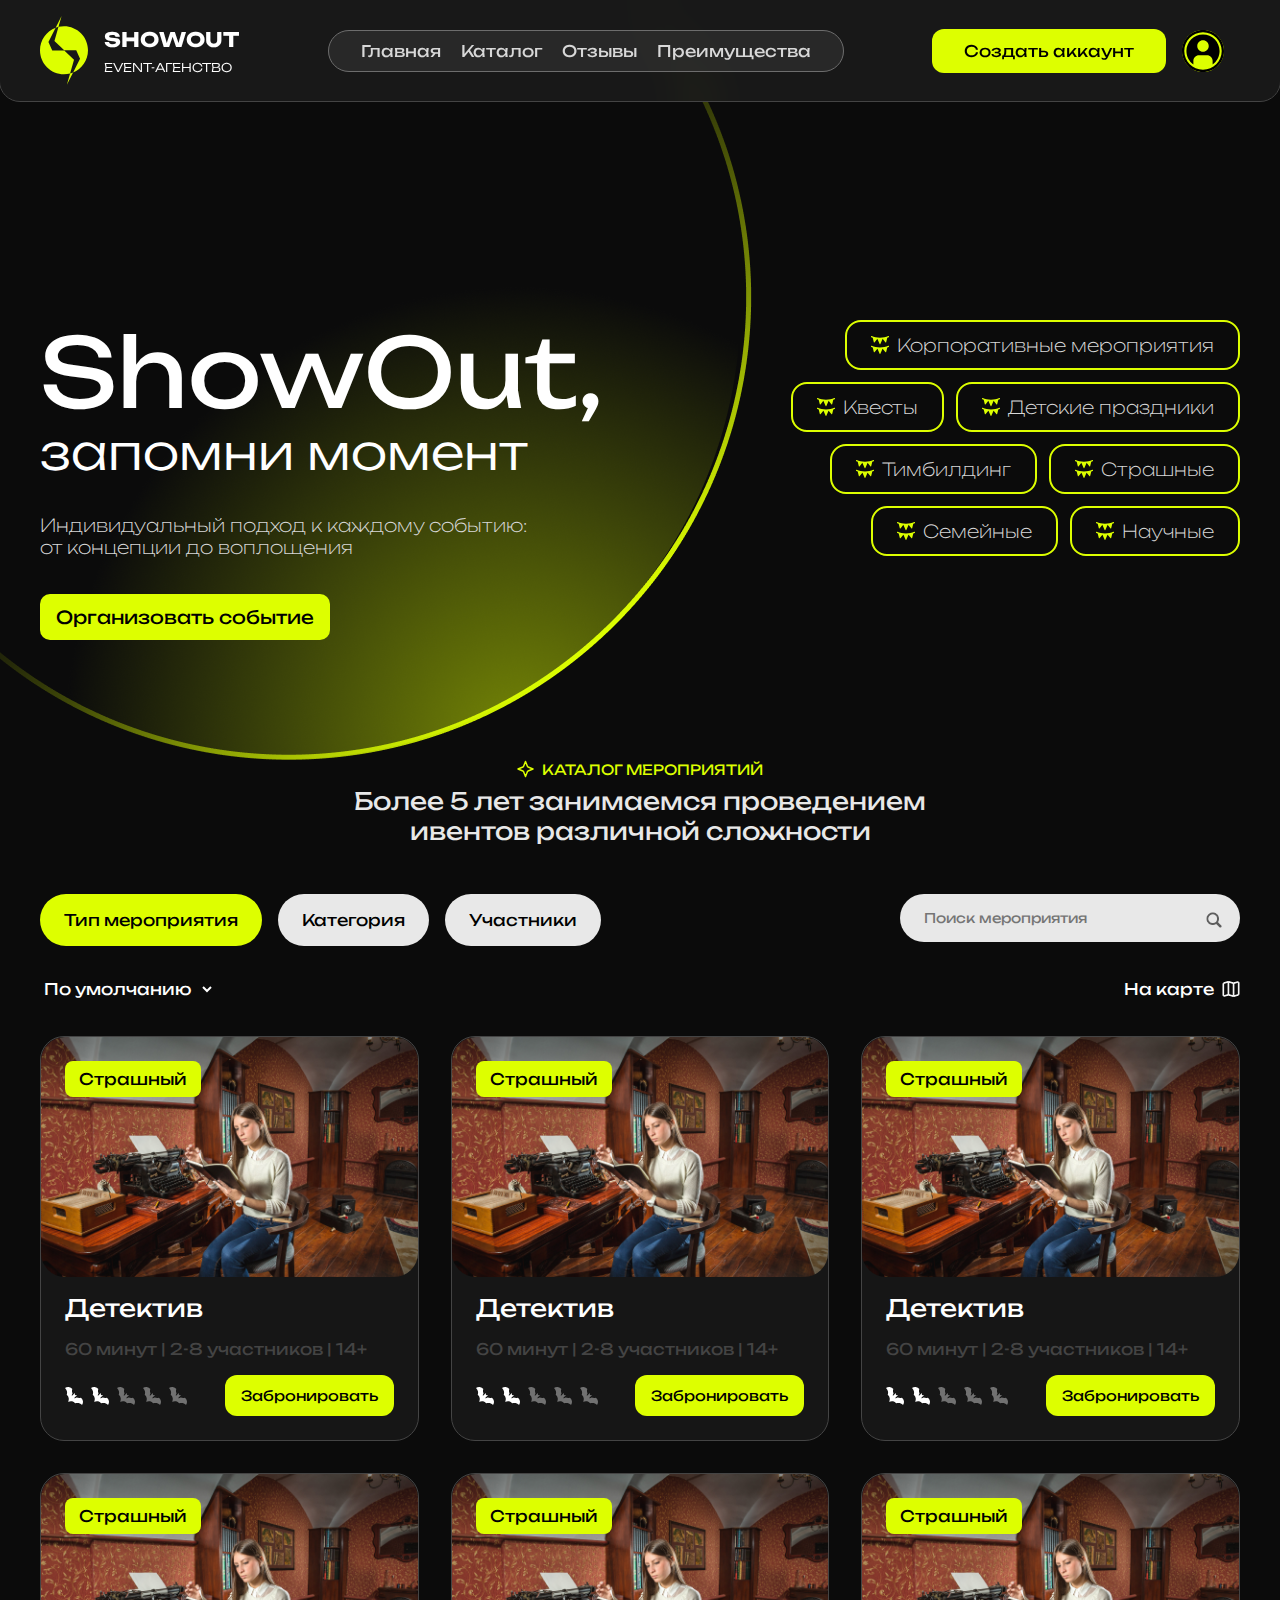
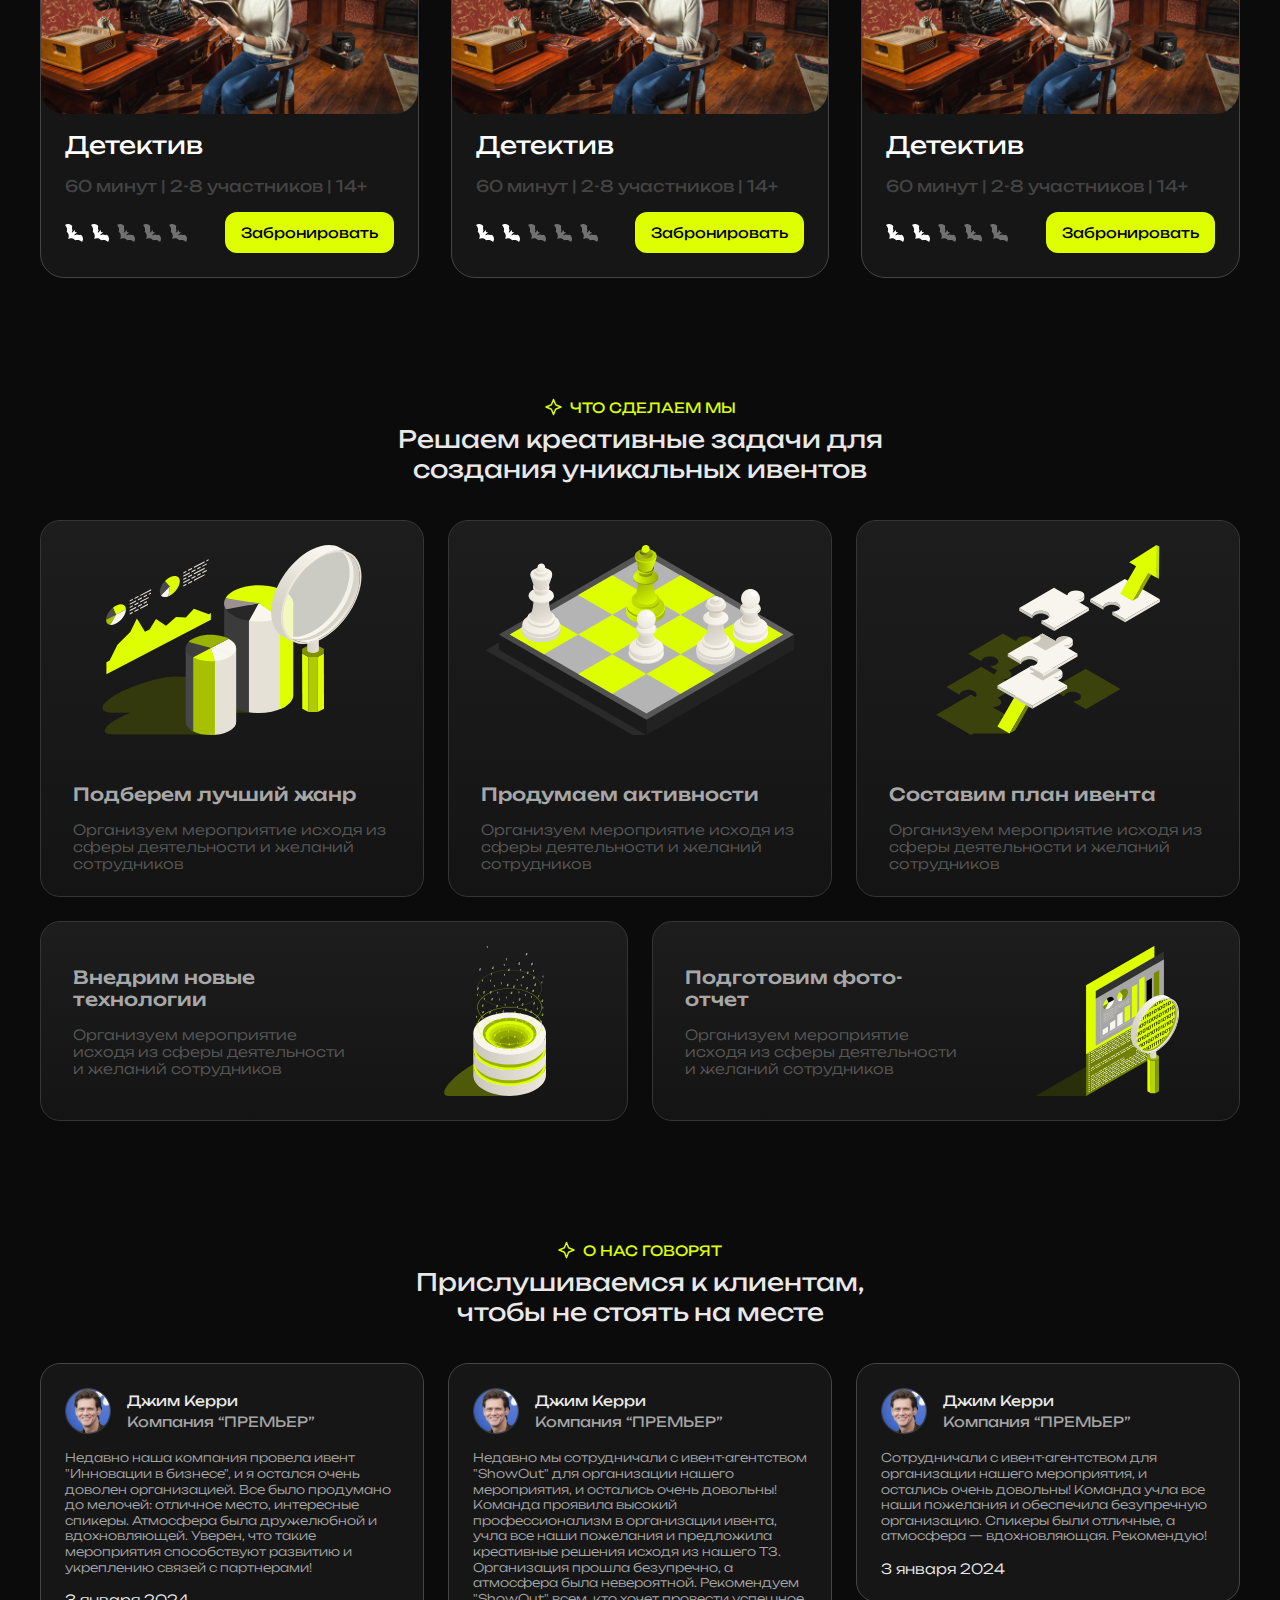
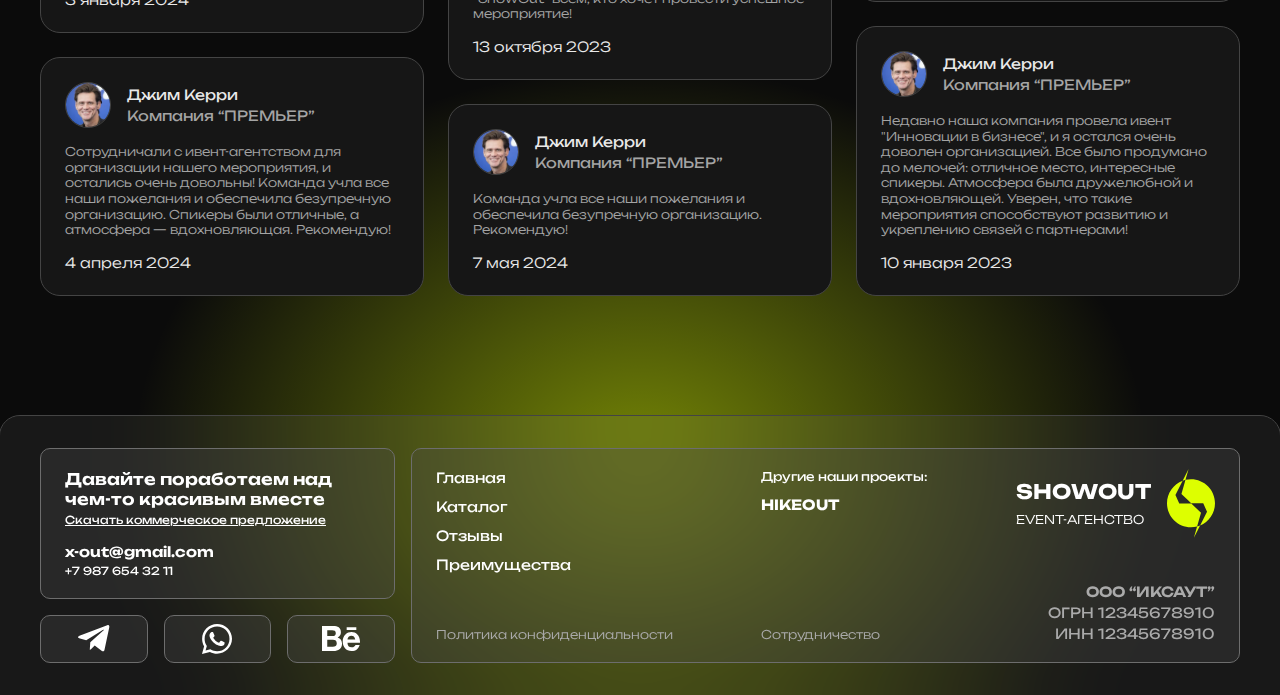
<file: index.html>
<!DOCTYPE html>
<html lang="ru">
    <head>
        <meta charset="UTF-8">
        <meta name="viewport" content="width=device-width, initial-scale=1.0">
        <title>ShowOut | Event-агенство полного цикла </title>
        <link rel="stylesheet" href="assets/css/style.css">
        <link rel="shortcut icon" href="assets/logo/favico.svg"
            type="image/x-icon">
    </head>
    <body>

        <!-- Header -->
        <header>

            <div class="header container">
                <a href="./index.html" class="logo">
                    <img src="assets/logo/Frame_5.svg" alt="Лого">
                    <div class="logo-txt">
                        <p class="logo-zag">SHOWOUT</p>
                        <p class="logo-opic">EVENT-АГЕНСТВО</p>
                    </div>
                </a>
                <nav class="menu">
                    <ul>
                        <li><a href="./index.html">Главная</a></li>
                        <li><a href="./catalog.html">Каталог</a></li>
                        <li><a
                                href="./index.html#reviews-anchor">Отзывы</a></li>
                        <li><a
                                href="./index.html#advantages">Преимущества</a></li>
                    </ul>
                </nav>
                <div class="buttons_header">
                    <button class="header_btn" onclick="showRegisterPopup()">
                        Создать аккаунт
                    </button>
                    <button class="header_circle_btn"
                        onclick="showLoginPopup()">
                        <svg width="42" height="42" viewBox="0 0 512 512"
                            fill="none" xmlns="http://www.w3.org/2000/svg">
                            <g clip-path="url(#clip0_84_388)">
                                <path
                                    d="M256 53.761C144.484 53.761 53.761 144.485 53.761 256C53.761 323.81 87.309 383.928 138.677 420.638V375.956C138.677 338.271 169.227 307.722 206.912 307.722H305.089C342.774 307.722 373.324 338.272 373.324 375.956V420.638C424.693 383.927 458.24 323.81 458.24 256C458.239 144.485 367.516 53.761 256 53.761ZM256 265.75C217.393 265.75 185.981 234.34 185.981 195.731C185.981 157.124 217.391 125.714 256 125.714C294.609 125.714 326.019 157.124 326.019 195.731C326.019 234.34 294.607 265.75 256 265.75Z"
                                    fill="black" />
                                <path
                                    d="M256 0C114.614 0 0 114.614 0 256C0 397.386 114.614 512 256 512C397.386 512 512 397.386 512 256C512 114.614 397.384 0 256 0ZM256 484.243C130.147 484.243 27.757 381.853 27.757 256C27.757 130.147 130.147 27.757 256 27.757C381.853 27.757 484.243 130.147 484.243 256C484.243 381.853 381.853 484.243 256 484.243Z"
                                    fill="black" />
                            </g>
                        </svg>

                    </button>
                    <div class="burger_block">
                        <input type="checkbox" name="burger" id="burger">
                        <label for="burger">
                            <span class="tripl"></span>
                        </label>
                        <nav class="menu">
                            <ul>
                                <li><a href="./index.html">Главная</a></li>
                                <li><a href="./catalog.html">Каталог</a></li>
                                <li><a
                                        href="./index.html#reviews-anchor">Отзывы</a></li>
                                <li><a
                                        href="./index.html#advantages">Преимущества</a></li>
                                <button class="header_btn"
                                    onclick="showRegisterPopup()">
                                    Создать аккаунт
                                </button>
                            </ul>
                        </nav>
                    </div>
                </div>

            </div>
        </header>
        <!-- Main -->
        <main>
            <!-- Background -->
            <div class="main container">
                <!-- Banner -->
                <div class="banner">
                    <img class="back-1" src="assets/image/bg.png" alt="Фон-1">
                    <div class="banner-content">
                        <h1><span class="h1-main">ShowOut,</span>
                            запомни момент</h1>
                        <p>Индивидуальный подход к каждому событию: <br>
                            от концепции до воплощения</p>
                        <a href="#services-anchor"
                            class="hover-btn">Организовать
                            событие</a>
                    </div>
                    <div class="banner_btn_types">
                        <div class="banner_type">
                            <img src="assets/image/banner/type-1.svg"
                                alt="type-1">
                            <p>Корпоративные мероприятия</p>
                        </div>
                        <div class="banner_type">
                            <img src="assets/image/banner/type-1.svg"
                                alt="type-1">
                            <p>Квесты</p>
                        </div>
                        <div class="banner_type">
                            <img src="assets/image/banner/type-1.svg"
                                alt="type-1">
                            <p>Детские праздники</p>
                        </div>
                        <div class="banner_type">
                            <img src="assets/image/banner/type-1.svg"
                                alt="type-1">
                            <p>Тимбилдинг</p>
                        </div>
                        <div class="banner_type">
                            <img src="assets/image/banner/type-1.svg"
                                alt="type-1">
                            <p>Страшные</p>
                        </div>
                        <div class="banner_type">
                            <img src="assets/image/banner/type-1.svg"
                                alt="type-1">
                            <p>Семейные</p>
                        </div>
                        <div class="banner_type">
                            <img src="assets/image/banner/type-1.svg"
                                alt="type-1">
                            <p>Научные</p>
                        </div>
                    </div>
                </div>
                <!-- Мероприятия -->
                <div class="services block">
                    <div class="title-obj">
                        <div class="title-name">
                            <img src="assets/image/icon-main.svg"
                                alt="Основная иконка">
                            <p>КАТАЛОГ МЕРОПРИЯТИЙ</p>
                        </div>
                        <div class="title-desc">
                            <h2>Более 5 лет занимаемся проведением ивентов
                                различной сложности</h2>
                        </div>
                    </div>

                    <div class="services_content">
                        <div class="services_filter">
                            <div class="main_filter">
                                <select class="filter_select active">
                                    <option value="Тип мероприятия" disable>Тип
                                        мероприятия</option>
                                    <option value="Квест">Квест</option>
                                    <option value="Квест">Квест</option>
                                    <option value="Квест">Квест</option>
                                </select>
                                <select class="filter_select">
                                    <option value="Категория"
                                        disable>Категория</option>
                                    <option value="Квест">Квест</option>
                                    <option value="Квест">Квест</option>
                                    <option value="Квест">Квест</option>
                                </select>
                                <select class="filter_select">
                                    <option value="Участники"
                                        disable>Участники</option>
                                    <option value="Квест">Квест</option>
                                    <option value="Квест">Квест</option>
                                    <option value="Квест">Квест</option>
                                </select>
                            </div>
                            <div class="search_block">
                                <input type="search" class="search"
                                    placeholder="Поиск мероприятия">
                            </div>
                            <div class="sort">
                                <select class="asc_filter">
                                    <option value="По умолчанию">По
                                        умолчанию</option>
                                    <option value="Сначала новые">Сначала
                                        новые</option>
                                    <option value="Сначала дешевле">Сначала
                                        дешевле</option>
                                </select>
                            </div>
                            <a href="#" class="card_ya">
                                На карте
                                <svg width="18" height="16" viewBox="0 0 18 16"
                                    fill="none"
                                    xmlns="http://www.w3.org/2000/svg">
                                    <path
                                        d="M16.5482 0.961841C16.2618 0.74374 15.8978 0.673424 15.5521 0.768474L11.8366 1.78084C11.6556 1.82967 11.4642 1.83032 11.2832 1.78084L6.88472 0.580973C6.75126 0.544515 6.61454 0.526937 6.47782 0.523682C6.46545 0.52238 6.45243 0.519775 6.43941 0.519775C6.42639 0.519775 6.41402 0.52238 6.40165 0.523682C6.26428 0.526937 6.12756 0.544515 5.9941 0.580973L1.84375 1.71314C1.347 1.84791 1 2.30299 1 2.81991V14.1259C1 14.4866 1.16406 14.8193 1.45117 15.0374C1.73764 15.2555 2.10155 15.3258 2.44792 15.2308L6.1621 14.2191C6.34308 14.1696 6.5345 14.1696 6.71548 14.2191L11.114 15.4189C11.2468 15.4554 11.3835 15.473 11.5209 15.4762C11.5339 15.4775 11.5463 15.4801 11.56 15.4801C11.573 15.4801 11.586 15.4775 11.5984 15.4762C11.7351 15.473 11.8718 15.4554 12.0053 15.4189L16.1549 14.2868C16.653 14.1513 17 13.6963 17 13.18V1.87329C17 1.51261 16.8353 1.17994 16.5482 0.961841ZM2.27936 14.6135C2.12636 14.6552 1.96491 14.6246 1.83926 14.5289C1.71296 14.4326 1.64004 14.2854 1.64004 14.1259V2.81988C1.64004 2.59136 1.79304 2.39019 2.01179 2.33094L6.11864 1.21049V13.5764C6.07697 13.5842 6.03465 13.5907 5.99363 13.6017L2.27879 14.6141L2.27936 14.6135ZM6.8842 13.6012C6.84319 13.5901 6.80087 13.5842 6.7592 13.5758V1.20992L11.1147 2.39807C11.1557 2.40914 11.198 2.415 11.2397 2.42346V14.7893L6.8842 13.6012ZM16.3601 13.1793C16.3601 13.4078 16.2064 13.6083 15.9864 13.6682L11.8788 14.7887L11.8795 2.42349C11.9212 2.41568 11.9635 2.40982 12.0045 2.3981L15.7213 1.38574C15.8743 1.34342 16.0345 1.37467 16.1608 1.47102C16.2877 1.56738 16.36 1.71451 16.36 1.87337L16.3601 13.1793Z"
                                        fill="white" stroke="white" />
                                </svg>
                            </a>
                        </div>
                        <div class="services_list">
                            <a href="./services.html" class="services_card">
                                <img
                                    src="assets/image/services/Sherlock_02-2000.jpg"
                                    alt="Услуга 1">
                                <div class="serv_card_content">
                                    <h3>Детектив</h2>
                                    <p class="parametr">60 минут | 2-8
                                        участников | 14+</p>
                                    <div class="serv_btn">
                                        <div class="types_range">
                                            <svg width="18" height="18"
                                                viewBox="0 0 18 18"
                                                fill="none"
                                                xmlns="http://www.w3.org/2000/svg">
                                                <path
                                                    d="M16.4416 11.187C16.2658 11.0125 16.0781 10.8505 15.8798 10.702C14.6149 11.1623 13.2226 11.1264 11.983 10.6015C11.8529 10.5412 11.7093 10.5157 11.5663 10.5273C11.4234 10.5389 11.2858 10.5873 11.1671 10.6677C10.6634 11.0288 9.74684 11.5408 9.1886 10.9826L11.8084 8.36271C11.8439 8.32482 11.8665 8.27668 11.873 8.22517C11.8795 8.17367 11.8695 8.12144 11.8445 8.07594C11.8195 8.03044 11.7808 7.994 11.7339 7.97182C11.6869 7.94965 11.6342 7.94288 11.5832 7.95247C11.3853 7.98724 11.1036 8.07502 10.8156 8.13949C10.6844 8.16694 10.5484 8.16128 10.4199 8.123C10.2914 8.08473 10.1745 8.01505 10.0797 7.92026C9.98495 7.82547 9.91527 7.70855 9.87699 7.58008C9.83872 7.4516 9.83305 7.31562 9.86051 7.18441C9.92498 6.89635 10.0128 6.61469 10.0475 6.41683C10.0571 6.36582 10.0503 6.31308 10.0282 6.26614C10.006 6.2192 9.96956 6.18048 9.92406 6.15549C9.87856 6.13051 9.82633 6.12054 9.77482 6.12702C9.72332 6.13349 9.67518 6.15608 9.63728 6.19156L7.01744 8.8114C6.4592 8.25316 6.97122 7.33655 7.33226 6.83291C7.4127 6.71415 7.46107 6.57661 7.47268 6.43365C7.48429 6.29068 7.45875 6.14714 7.39854 6.01696C6.87364 4.77744 6.83773 3.3851 7.29803 2.12017C7.14954 1.92194 6.98748 1.73424 6.81303 1.55842C5.92995 0.670693 4.76047 0.125187 3.51282 0.0190398C2.26518 -0.0871077 1.02035 0.252993 0 0.978783C0.0686093 1.04195 0.136688 1.10585 0.20314 1.17251C1.05953 2.03175 1.65537 3.11573 1.92185 4.29923C2.18833 5.48274 2.11456 6.71748 1.70907 7.86084C1.88886 7.99967 2.05962 8.14981 2.22032 8.31034C3.00635 9.0992 3.52553 10.1145 3.70492 11.2136C3.88431 12.3126 3.7149 13.4403 3.22049 14.4382C3.19552 14.4859 3.18644 14.5404 3.19458 14.5936C3.20272 14.6469 3.22766 14.6961 3.26576 14.7342C3.30385 14.7723 3.35312 14.7973 3.40638 14.8054C3.45963 14.8136 3.5141 14.8045 3.56184 14.7795C4.66363 14.231 5.92162 14.0818 7.12113 14.3575C8.32065 14.6331 9.38733 15.3165 10.1392 16.2909C11.2825 15.8854 12.5173 15.8117 13.7008 16.0781C14.8843 16.3446 15.9682 16.9405 16.8275 17.7969C16.8941 17.8633 16.958 17.9314 17.0212 18C17.747 16.9796 18.0871 15.7348 17.981 14.4872C17.8748 13.2395 17.3293 12.07 16.4416 11.187Z"
                                                    fill="#fff" />
                                            </svg>
                                            <svg width="18" height="18"
                                                viewBox="0 0 18 18"
                                                fill="none"
                                                xmlns="http://www.w3.org/2000/svg">
                                                <path
                                                    d="M16.4416 11.187C16.2658 11.0125 16.0781 10.8505 15.8798 10.702C14.6149 11.1623 13.2226 11.1264 11.983 10.6015C11.8529 10.5412 11.7093 10.5157 11.5663 10.5273C11.4234 10.5389 11.2858 10.5873 11.1671 10.6677C10.6634 11.0288 9.74684 11.5408 9.1886 10.9826L11.8084 8.36271C11.8439 8.32482 11.8665 8.27668 11.873 8.22517C11.8795 8.17367 11.8695 8.12144 11.8445 8.07594C11.8195 8.03044 11.7808 7.994 11.7339 7.97182C11.6869 7.94965 11.6342 7.94288 11.5832 7.95247C11.3853 7.98724 11.1036 8.07502 10.8156 8.13949C10.6844 8.16694 10.5484 8.16128 10.4199 8.123C10.2914 8.08473 10.1745 8.01505 10.0797 7.92026C9.98495 7.82547 9.91527 7.70855 9.87699 7.58008C9.83872 7.4516 9.83305 7.31562 9.86051 7.18441C9.92498 6.89635 10.0128 6.61469 10.0475 6.41683C10.0571 6.36582 10.0503 6.31308 10.0282 6.26614C10.006 6.2192 9.96956 6.18048 9.92406 6.15549C9.87856 6.13051 9.82633 6.12054 9.77482 6.12702C9.72332 6.13349 9.67518 6.15608 9.63728 6.19156L7.01744 8.8114C6.4592 8.25316 6.97122 7.33655 7.33226 6.83291C7.4127 6.71415 7.46107 6.57661 7.47268 6.43365C7.48429 6.29068 7.45875 6.14714 7.39854 6.01696C6.87364 4.77744 6.83773 3.3851 7.29803 2.12017C7.14954 1.92194 6.98748 1.73424 6.81303 1.55842C5.92995 0.670693 4.76047 0.125187 3.51282 0.0190398C2.26518 -0.0871077 1.02035 0.252993 0 0.978783C0.0686093 1.04195 0.136688 1.10585 0.20314 1.17251C1.05953 2.03175 1.65537 3.11573 1.92185 4.29923C2.18833 5.48274 2.11456 6.71748 1.70907 7.86084C1.88886 7.99967 2.05962 8.14981 2.22032 8.31034C3.00635 9.0992 3.52553 10.1145 3.70492 11.2136C3.88431 12.3126 3.7149 13.4403 3.22049 14.4382C3.19552 14.4859 3.18644 14.5404 3.19458 14.5936C3.20272 14.6469 3.22766 14.6961 3.26576 14.7342C3.30385 14.7723 3.35312 14.7973 3.40638 14.8054C3.45963 14.8136 3.5141 14.8045 3.56184 14.7795C4.66363 14.231 5.92162 14.0818 7.12113 14.3575C8.32065 14.6331 9.38733 15.3165 10.1392 16.2909C11.2825 15.8854 12.5173 15.8117 13.7008 16.0781C14.8843 16.3446 15.9682 16.9405 16.8275 17.7969C16.8941 17.8633 16.958 17.9314 17.0212 18C17.747 16.9796 18.0871 15.7348 17.981 14.4872C17.8748 13.2395 17.3293 12.07 16.4416 11.187Z"
                                                    fill="#fff" />
                                            </svg>
                                            <svg width="18" height="18"
                                                viewBox="0 0 18 18"
                                                fill="none"
                                                xmlns="http://www.w3.org/2000/svg">
                                                <path
                                                    d="M16.4416 11.187C16.2658 11.0125 16.0781 10.8505 15.8798 10.702C14.6149 11.1623 13.2226 11.1264 11.983 10.6015C11.8529 10.5412 11.7093 10.5157 11.5663 10.5273C11.4234 10.5389 11.2858 10.5873 11.1671 10.6677C10.6634 11.0288 9.74684 11.5408 9.1886 10.9826L11.8084 8.36271C11.8439 8.32482 11.8665 8.27668 11.873 8.22517C11.8795 8.17367 11.8695 8.12144 11.8445 8.07594C11.8195 8.03044 11.7808 7.994 11.7339 7.97182C11.6869 7.94965 11.6342 7.94288 11.5832 7.95247C11.3853 7.98724 11.1036 8.07502 10.8156 8.13949C10.6844 8.16694 10.5484 8.16128 10.4199 8.123C10.2914 8.08473 10.1745 8.01505 10.0797 7.92026C9.98495 7.82547 9.91527 7.70855 9.87699 7.58008C9.83872 7.4516 9.83305 7.31562 9.86051 7.18441C9.92498 6.89635 10.0128 6.61469 10.0475 6.41683C10.0571 6.36582 10.0503 6.31308 10.0282 6.26614C10.006 6.2192 9.96956 6.18048 9.92406 6.15549C9.87856 6.13051 9.82633 6.12054 9.77482 6.12702C9.72332 6.13349 9.67518 6.15608 9.63728 6.19156L7.01744 8.8114C6.4592 8.25316 6.97122 7.33655 7.33226 6.83291C7.4127 6.71415 7.46107 6.57661 7.47268 6.43365C7.48429 6.29068 7.45875 6.14714 7.39854 6.01696C6.87364 4.77744 6.83773 3.3851 7.29803 2.12017C7.14954 1.92194 6.98748 1.73424 6.81303 1.55842C5.92995 0.670693 4.76047 0.125187 3.51282 0.0190398C2.26518 -0.0871077 1.02035 0.252993 0 0.978783C0.0686093 1.04195 0.136688 1.10585 0.20314 1.17251C1.05953 2.03175 1.65537 3.11573 1.92185 4.29923C2.18833 5.48274 2.11456 6.71748 1.70907 7.86084C1.88886 7.99967 2.05962 8.14981 2.22032 8.31034C3.00635 9.0992 3.52553 10.1145 3.70492 11.2136C3.88431 12.3126 3.7149 13.4403 3.22049 14.4382C3.19552 14.4859 3.18644 14.5404 3.19458 14.5936C3.20272 14.6469 3.22766 14.6961 3.26576 14.7342C3.30385 14.7723 3.35312 14.7973 3.40638 14.8054C3.45963 14.8136 3.5141 14.8045 3.56184 14.7795C4.66363 14.231 5.92162 14.0818 7.12113 14.3575C8.32065 14.6331 9.38733 15.3165 10.1392 16.2909C11.2825 15.8854 12.5173 15.8117 13.7008 16.0781C14.8843 16.3446 15.9682 16.9405 16.8275 17.7969C16.8941 17.8633 16.958 17.9314 17.0212 18C17.747 16.9796 18.0871 15.7348 17.981 14.4872C17.8748 13.2395 17.3293 12.07 16.4416 11.187Z"
                                                    fill="#717171" />
                                            </svg>
                                            <svg width="18" height="18"
                                                viewBox="0 0 18 18"
                                                fill="none"
                                                xmlns="http://www.w3.org/2000/svg">
                                                <path
                                                    d="M16.4416 11.187C16.2658 11.0125 16.0781 10.8505 15.8798 10.702C14.6149 11.1623 13.2226 11.1264 11.983 10.6015C11.8529 10.5412 11.7093 10.5157 11.5663 10.5273C11.4234 10.5389 11.2858 10.5873 11.1671 10.6677C10.6634 11.0288 9.74684 11.5408 9.1886 10.9826L11.8084 8.36271C11.8439 8.32482 11.8665 8.27668 11.873 8.22517C11.8795 8.17367 11.8695 8.12144 11.8445 8.07594C11.8195 8.03044 11.7808 7.994 11.7339 7.97182C11.6869 7.94965 11.6342 7.94288 11.5832 7.95247C11.3853 7.98724 11.1036 8.07502 10.8156 8.13949C10.6844 8.16694 10.5484 8.16128 10.4199 8.123C10.2914 8.08473 10.1745 8.01505 10.0797 7.92026C9.98495 7.82547 9.91527 7.70855 9.87699 7.58008C9.83872 7.4516 9.83305 7.31562 9.86051 7.18441C9.92498 6.89635 10.0128 6.61469 10.0475 6.41683C10.0571 6.36582 10.0503 6.31308 10.0282 6.26614C10.006 6.2192 9.96956 6.18048 9.92406 6.15549C9.87856 6.13051 9.82633 6.12054 9.77482 6.12702C9.72332 6.13349 9.67518 6.15608 9.63728 6.19156L7.01744 8.8114C6.4592 8.25316 6.97122 7.33655 7.33226 6.83291C7.4127 6.71415 7.46107 6.57661 7.47268 6.43365C7.48429 6.29068 7.45875 6.14714 7.39854 6.01696C6.87364 4.77744 6.83773 3.3851 7.29803 2.12017C7.14954 1.92194 6.98748 1.73424 6.81303 1.55842C5.92995 0.670693 4.76047 0.125187 3.51282 0.0190398C2.26518 -0.0871077 1.02035 0.252993 0 0.978783C0.0686093 1.04195 0.136688 1.10585 0.20314 1.17251C1.05953 2.03175 1.65537 3.11573 1.92185 4.29923C2.18833 5.48274 2.11456 6.71748 1.70907 7.86084C1.88886 7.99967 2.05962 8.14981 2.22032 8.31034C3.00635 9.0992 3.52553 10.1145 3.70492 11.2136C3.88431 12.3126 3.7149 13.4403 3.22049 14.4382C3.19552 14.4859 3.18644 14.5404 3.19458 14.5936C3.20272 14.6469 3.22766 14.6961 3.26576 14.7342C3.30385 14.7723 3.35312 14.7973 3.40638 14.8054C3.45963 14.8136 3.5141 14.8045 3.56184 14.7795C4.66363 14.231 5.92162 14.0818 7.12113 14.3575C8.32065 14.6331 9.38733 15.3165 10.1392 16.2909C11.2825 15.8854 12.5173 15.8117 13.7008 16.0781C14.8843 16.3446 15.9682 16.9405 16.8275 17.7969C16.8941 17.8633 16.958 17.9314 17.0212 18C17.747 16.9796 18.0871 15.7348 17.981 14.4872C17.8748 13.2395 17.3293 12.07 16.4416 11.187Z"
                                                    fill="#717171" />
                                            </svg>
                                            <svg width="18" height="18"
                                                viewBox="0 0 18 18"
                                                fill="none"
                                                xmlns="http://www.w3.org/2000/svg">
                                                <path
                                                    d="M16.4416 11.187C16.2658 11.0125 16.0781 10.8505 15.8798 10.702C14.6149 11.1623 13.2226 11.1264 11.983 10.6015C11.8529 10.5412 11.7093 10.5157 11.5663 10.5273C11.4234 10.5389 11.2858 10.5873 11.1671 10.6677C10.6634 11.0288 9.74684 11.5408 9.1886 10.9826L11.8084 8.36271C11.8439 8.32482 11.8665 8.27668 11.873 8.22517C11.8795 8.17367 11.8695 8.12144 11.8445 8.07594C11.8195 8.03044 11.7808 7.994 11.7339 7.97182C11.6869 7.94965 11.6342 7.94288 11.5832 7.95247C11.3853 7.98724 11.1036 8.07502 10.8156 8.13949C10.6844 8.16694 10.5484 8.16128 10.4199 8.123C10.2914 8.08473 10.1745 8.01505 10.0797 7.92026C9.98495 7.82547 9.91527 7.70855 9.87699 7.58008C9.83872 7.4516 9.83305 7.31562 9.86051 7.18441C9.92498 6.89635 10.0128 6.61469 10.0475 6.41683C10.0571 6.36582 10.0503 6.31308 10.0282 6.26614C10.006 6.2192 9.96956 6.18048 9.92406 6.15549C9.87856 6.13051 9.82633 6.12054 9.77482 6.12702C9.72332 6.13349 9.67518 6.15608 9.63728 6.19156L7.01744 8.8114C6.4592 8.25316 6.97122 7.33655 7.33226 6.83291C7.4127 6.71415 7.46107 6.57661 7.47268 6.43365C7.48429 6.29068 7.45875 6.14714 7.39854 6.01696C6.87364 4.77744 6.83773 3.3851 7.29803 2.12017C7.14954 1.92194 6.98748 1.73424 6.81303 1.55842C5.92995 0.670693 4.76047 0.125187 3.51282 0.0190398C2.26518 -0.0871077 1.02035 0.252993 0 0.978783C0.0686093 1.04195 0.136688 1.10585 0.20314 1.17251C1.05953 2.03175 1.65537 3.11573 1.92185 4.29923C2.18833 5.48274 2.11456 6.71748 1.70907 7.86084C1.88886 7.99967 2.05962 8.14981 2.22032 8.31034C3.00635 9.0992 3.52553 10.1145 3.70492 11.2136C3.88431 12.3126 3.7149 13.4403 3.22049 14.4382C3.19552 14.4859 3.18644 14.5404 3.19458 14.5936C3.20272 14.6469 3.22766 14.6961 3.26576 14.7342C3.30385 14.7723 3.35312 14.7973 3.40638 14.8054C3.45963 14.8136 3.5141 14.8045 3.56184 14.7795C4.66363 14.231 5.92162 14.0818 7.12113 14.3575C8.32065 14.6331 9.38733 15.3165 10.1392 16.2909C11.2825 15.8854 12.5173 15.8117 13.7008 16.0781C14.8843 16.3446 15.9682 16.9405 16.8275 17.7969C16.8941 17.8633 16.958 17.9314 17.0212 18C17.747 16.9796 18.0871 15.7348 17.981 14.4872C17.8748 13.2395 17.3293 12.07 16.4416 11.187Z"
                                                    fill="#717171" />
                                            </svg>
                                        </div>
                                        <buuton
                                            class="btn hover-btn">Забронировать</button>
                                    </div>
                                </div>
                                <div class="serv_type">
                                    <p>Страшный</p>
                                </div>
                            </a>
                            <a href="./services.html" class="services_card">
                                <img
                                    src="assets/image/services/Sherlock_02-2000.jpg"
                                    alt="Услуга 1">
                                <div class="serv_card_content">
                                    <h3>Детектив</h2>
                                    <p class="parametr">60 минут | 2-8
                                        участников | 14+</p>
                                    <div class="serv_btn">
                                        <div class="types_range">
                                            <svg width="18" height="18"
                                                viewBox="0 0 18 18"
                                                fill="none"
                                                xmlns="http://www.w3.org/2000/svg">
                                                <path
                                                    d="M16.4416 11.187C16.2658 11.0125 16.0781 10.8505 15.8798 10.702C14.6149 11.1623 13.2226 11.1264 11.983 10.6015C11.8529 10.5412 11.7093 10.5157 11.5663 10.5273C11.4234 10.5389 11.2858 10.5873 11.1671 10.6677C10.6634 11.0288 9.74684 11.5408 9.1886 10.9826L11.8084 8.36271C11.8439 8.32482 11.8665 8.27668 11.873 8.22517C11.8795 8.17367 11.8695 8.12144 11.8445 8.07594C11.8195 8.03044 11.7808 7.994 11.7339 7.97182C11.6869 7.94965 11.6342 7.94288 11.5832 7.95247C11.3853 7.98724 11.1036 8.07502 10.8156 8.13949C10.6844 8.16694 10.5484 8.16128 10.4199 8.123C10.2914 8.08473 10.1745 8.01505 10.0797 7.92026C9.98495 7.82547 9.91527 7.70855 9.87699 7.58008C9.83872 7.4516 9.83305 7.31562 9.86051 7.18441C9.92498 6.89635 10.0128 6.61469 10.0475 6.41683C10.0571 6.36582 10.0503 6.31308 10.0282 6.26614C10.006 6.2192 9.96956 6.18048 9.92406 6.15549C9.87856 6.13051 9.82633 6.12054 9.77482 6.12702C9.72332 6.13349 9.67518 6.15608 9.63728 6.19156L7.01744 8.8114C6.4592 8.25316 6.97122 7.33655 7.33226 6.83291C7.4127 6.71415 7.46107 6.57661 7.47268 6.43365C7.48429 6.29068 7.45875 6.14714 7.39854 6.01696C6.87364 4.77744 6.83773 3.3851 7.29803 2.12017C7.14954 1.92194 6.98748 1.73424 6.81303 1.55842C5.92995 0.670693 4.76047 0.125187 3.51282 0.0190398C2.26518 -0.0871077 1.02035 0.252993 0 0.978783C0.0686093 1.04195 0.136688 1.10585 0.20314 1.17251C1.05953 2.03175 1.65537 3.11573 1.92185 4.29923C2.18833 5.48274 2.11456 6.71748 1.70907 7.86084C1.88886 7.99967 2.05962 8.14981 2.22032 8.31034C3.00635 9.0992 3.52553 10.1145 3.70492 11.2136C3.88431 12.3126 3.7149 13.4403 3.22049 14.4382C3.19552 14.4859 3.18644 14.5404 3.19458 14.5936C3.20272 14.6469 3.22766 14.6961 3.26576 14.7342C3.30385 14.7723 3.35312 14.7973 3.40638 14.8054C3.45963 14.8136 3.5141 14.8045 3.56184 14.7795C4.66363 14.231 5.92162 14.0818 7.12113 14.3575C8.32065 14.6331 9.38733 15.3165 10.1392 16.2909C11.2825 15.8854 12.5173 15.8117 13.7008 16.0781C14.8843 16.3446 15.9682 16.9405 16.8275 17.7969C16.8941 17.8633 16.958 17.9314 17.0212 18C17.747 16.9796 18.0871 15.7348 17.981 14.4872C17.8748 13.2395 17.3293 12.07 16.4416 11.187Z"
                                                    fill="#fff" />
                                            </svg>
                                            <svg width="18" height="18"
                                                viewBox="0 0 18 18"
                                                fill="none"
                                                xmlns="http://www.w3.org/2000/svg">
                                                <path
                                                    d="M16.4416 11.187C16.2658 11.0125 16.0781 10.8505 15.8798 10.702C14.6149 11.1623 13.2226 11.1264 11.983 10.6015C11.8529 10.5412 11.7093 10.5157 11.5663 10.5273C11.4234 10.5389 11.2858 10.5873 11.1671 10.6677C10.6634 11.0288 9.74684 11.5408 9.1886 10.9826L11.8084 8.36271C11.8439 8.32482 11.8665 8.27668 11.873 8.22517C11.8795 8.17367 11.8695 8.12144 11.8445 8.07594C11.8195 8.03044 11.7808 7.994 11.7339 7.97182C11.6869 7.94965 11.6342 7.94288 11.5832 7.95247C11.3853 7.98724 11.1036 8.07502 10.8156 8.13949C10.6844 8.16694 10.5484 8.16128 10.4199 8.123C10.2914 8.08473 10.1745 8.01505 10.0797 7.92026C9.98495 7.82547 9.91527 7.70855 9.87699 7.58008C9.83872 7.4516 9.83305 7.31562 9.86051 7.18441C9.92498 6.89635 10.0128 6.61469 10.0475 6.41683C10.0571 6.36582 10.0503 6.31308 10.0282 6.26614C10.006 6.2192 9.96956 6.18048 9.92406 6.15549C9.87856 6.13051 9.82633 6.12054 9.77482 6.12702C9.72332 6.13349 9.67518 6.15608 9.63728 6.19156L7.01744 8.8114C6.4592 8.25316 6.97122 7.33655 7.33226 6.83291C7.4127 6.71415 7.46107 6.57661 7.47268 6.43365C7.48429 6.29068 7.45875 6.14714 7.39854 6.01696C6.87364 4.77744 6.83773 3.3851 7.29803 2.12017C7.14954 1.92194 6.98748 1.73424 6.81303 1.55842C5.92995 0.670693 4.76047 0.125187 3.51282 0.0190398C2.26518 -0.0871077 1.02035 0.252993 0 0.978783C0.0686093 1.04195 0.136688 1.10585 0.20314 1.17251C1.05953 2.03175 1.65537 3.11573 1.92185 4.29923C2.18833 5.48274 2.11456 6.71748 1.70907 7.86084C1.88886 7.99967 2.05962 8.14981 2.22032 8.31034C3.00635 9.0992 3.52553 10.1145 3.70492 11.2136C3.88431 12.3126 3.7149 13.4403 3.22049 14.4382C3.19552 14.4859 3.18644 14.5404 3.19458 14.5936C3.20272 14.6469 3.22766 14.6961 3.26576 14.7342C3.30385 14.7723 3.35312 14.7973 3.40638 14.8054C3.45963 14.8136 3.5141 14.8045 3.56184 14.7795C4.66363 14.231 5.92162 14.0818 7.12113 14.3575C8.32065 14.6331 9.38733 15.3165 10.1392 16.2909C11.2825 15.8854 12.5173 15.8117 13.7008 16.0781C14.8843 16.3446 15.9682 16.9405 16.8275 17.7969C16.8941 17.8633 16.958 17.9314 17.0212 18C17.747 16.9796 18.0871 15.7348 17.981 14.4872C17.8748 13.2395 17.3293 12.07 16.4416 11.187Z"
                                                    fill="#fff" />
                                            </svg>
                                            <svg width="18" height="18"
                                                viewBox="0 0 18 18"
                                                fill="none"
                                                xmlns="http://www.w3.org/2000/svg">
                                                <path
                                                    d="M16.4416 11.187C16.2658 11.0125 16.0781 10.8505 15.8798 10.702C14.6149 11.1623 13.2226 11.1264 11.983 10.6015C11.8529 10.5412 11.7093 10.5157 11.5663 10.5273C11.4234 10.5389 11.2858 10.5873 11.1671 10.6677C10.6634 11.0288 9.74684 11.5408 9.1886 10.9826L11.8084 8.36271C11.8439 8.32482 11.8665 8.27668 11.873 8.22517C11.8795 8.17367 11.8695 8.12144 11.8445 8.07594C11.8195 8.03044 11.7808 7.994 11.7339 7.97182C11.6869 7.94965 11.6342 7.94288 11.5832 7.95247C11.3853 7.98724 11.1036 8.07502 10.8156 8.13949C10.6844 8.16694 10.5484 8.16128 10.4199 8.123C10.2914 8.08473 10.1745 8.01505 10.0797 7.92026C9.98495 7.82547 9.91527 7.70855 9.87699 7.58008C9.83872 7.4516 9.83305 7.31562 9.86051 7.18441C9.92498 6.89635 10.0128 6.61469 10.0475 6.41683C10.0571 6.36582 10.0503 6.31308 10.0282 6.26614C10.006 6.2192 9.96956 6.18048 9.92406 6.15549C9.87856 6.13051 9.82633 6.12054 9.77482 6.12702C9.72332 6.13349 9.67518 6.15608 9.63728 6.19156L7.01744 8.8114C6.4592 8.25316 6.97122 7.33655 7.33226 6.83291C7.4127 6.71415 7.46107 6.57661 7.47268 6.43365C7.48429 6.29068 7.45875 6.14714 7.39854 6.01696C6.87364 4.77744 6.83773 3.3851 7.29803 2.12017C7.14954 1.92194 6.98748 1.73424 6.81303 1.55842C5.92995 0.670693 4.76047 0.125187 3.51282 0.0190398C2.26518 -0.0871077 1.02035 0.252993 0 0.978783C0.0686093 1.04195 0.136688 1.10585 0.20314 1.17251C1.05953 2.03175 1.65537 3.11573 1.92185 4.29923C2.18833 5.48274 2.11456 6.71748 1.70907 7.86084C1.88886 7.99967 2.05962 8.14981 2.22032 8.31034C3.00635 9.0992 3.52553 10.1145 3.70492 11.2136C3.88431 12.3126 3.7149 13.4403 3.22049 14.4382C3.19552 14.4859 3.18644 14.5404 3.19458 14.5936C3.20272 14.6469 3.22766 14.6961 3.26576 14.7342C3.30385 14.7723 3.35312 14.7973 3.40638 14.8054C3.45963 14.8136 3.5141 14.8045 3.56184 14.7795C4.66363 14.231 5.92162 14.0818 7.12113 14.3575C8.32065 14.6331 9.38733 15.3165 10.1392 16.2909C11.2825 15.8854 12.5173 15.8117 13.7008 16.0781C14.8843 16.3446 15.9682 16.9405 16.8275 17.7969C16.8941 17.8633 16.958 17.9314 17.0212 18C17.747 16.9796 18.0871 15.7348 17.981 14.4872C17.8748 13.2395 17.3293 12.07 16.4416 11.187Z"
                                                    fill="#717171" />
                                            </svg>
                                            <svg width="18" height="18"
                                                viewBox="0 0 18 18"
                                                fill="none"
                                                xmlns="http://www.w3.org/2000/svg">
                                                <path
                                                    d="M16.4416 11.187C16.2658 11.0125 16.0781 10.8505 15.8798 10.702C14.6149 11.1623 13.2226 11.1264 11.983 10.6015C11.8529 10.5412 11.7093 10.5157 11.5663 10.5273C11.4234 10.5389 11.2858 10.5873 11.1671 10.6677C10.6634 11.0288 9.74684 11.5408 9.1886 10.9826L11.8084 8.36271C11.8439 8.32482 11.8665 8.27668 11.873 8.22517C11.8795 8.17367 11.8695 8.12144 11.8445 8.07594C11.8195 8.03044 11.7808 7.994 11.7339 7.97182C11.6869 7.94965 11.6342 7.94288 11.5832 7.95247C11.3853 7.98724 11.1036 8.07502 10.8156 8.13949C10.6844 8.16694 10.5484 8.16128 10.4199 8.123C10.2914 8.08473 10.1745 8.01505 10.0797 7.92026C9.98495 7.82547 9.91527 7.70855 9.87699 7.58008C9.83872 7.4516 9.83305 7.31562 9.86051 7.18441C9.92498 6.89635 10.0128 6.61469 10.0475 6.41683C10.0571 6.36582 10.0503 6.31308 10.0282 6.26614C10.006 6.2192 9.96956 6.18048 9.92406 6.15549C9.87856 6.13051 9.82633 6.12054 9.77482 6.12702C9.72332 6.13349 9.67518 6.15608 9.63728 6.19156L7.01744 8.8114C6.4592 8.25316 6.97122 7.33655 7.33226 6.83291C7.4127 6.71415 7.46107 6.57661 7.47268 6.43365C7.48429 6.29068 7.45875 6.14714 7.39854 6.01696C6.87364 4.77744 6.83773 3.3851 7.29803 2.12017C7.14954 1.92194 6.98748 1.73424 6.81303 1.55842C5.92995 0.670693 4.76047 0.125187 3.51282 0.0190398C2.26518 -0.0871077 1.02035 0.252993 0 0.978783C0.0686093 1.04195 0.136688 1.10585 0.20314 1.17251C1.05953 2.03175 1.65537 3.11573 1.92185 4.29923C2.18833 5.48274 2.11456 6.71748 1.70907 7.86084C1.88886 7.99967 2.05962 8.14981 2.22032 8.31034C3.00635 9.0992 3.52553 10.1145 3.70492 11.2136C3.88431 12.3126 3.7149 13.4403 3.22049 14.4382C3.19552 14.4859 3.18644 14.5404 3.19458 14.5936C3.20272 14.6469 3.22766 14.6961 3.26576 14.7342C3.30385 14.7723 3.35312 14.7973 3.40638 14.8054C3.45963 14.8136 3.5141 14.8045 3.56184 14.7795C4.66363 14.231 5.92162 14.0818 7.12113 14.3575C8.32065 14.6331 9.38733 15.3165 10.1392 16.2909C11.2825 15.8854 12.5173 15.8117 13.7008 16.0781C14.8843 16.3446 15.9682 16.9405 16.8275 17.7969C16.8941 17.8633 16.958 17.9314 17.0212 18C17.747 16.9796 18.0871 15.7348 17.981 14.4872C17.8748 13.2395 17.3293 12.07 16.4416 11.187Z"
                                                    fill="#717171" />
                                            </svg>
                                            <svg width="18" height="18"
                                                viewBox="0 0 18 18"
                                                fill="none"
                                                xmlns="http://www.w3.org/2000/svg">
                                                <path
                                                    d="M16.4416 11.187C16.2658 11.0125 16.0781 10.8505 15.8798 10.702C14.6149 11.1623 13.2226 11.1264 11.983 10.6015C11.8529 10.5412 11.7093 10.5157 11.5663 10.5273C11.4234 10.5389 11.2858 10.5873 11.1671 10.6677C10.6634 11.0288 9.74684 11.5408 9.1886 10.9826L11.8084 8.36271C11.8439 8.32482 11.8665 8.27668 11.873 8.22517C11.8795 8.17367 11.8695 8.12144 11.8445 8.07594C11.8195 8.03044 11.7808 7.994 11.7339 7.97182C11.6869 7.94965 11.6342 7.94288 11.5832 7.95247C11.3853 7.98724 11.1036 8.07502 10.8156 8.13949C10.6844 8.16694 10.5484 8.16128 10.4199 8.123C10.2914 8.08473 10.1745 8.01505 10.0797 7.92026C9.98495 7.82547 9.91527 7.70855 9.87699 7.58008C9.83872 7.4516 9.83305 7.31562 9.86051 7.18441C9.92498 6.89635 10.0128 6.61469 10.0475 6.41683C10.0571 6.36582 10.0503 6.31308 10.0282 6.26614C10.006 6.2192 9.96956 6.18048 9.92406 6.15549C9.87856 6.13051 9.82633 6.12054 9.77482 6.12702C9.72332 6.13349 9.67518 6.15608 9.63728 6.19156L7.01744 8.8114C6.4592 8.25316 6.97122 7.33655 7.33226 6.83291C7.4127 6.71415 7.46107 6.57661 7.47268 6.43365C7.48429 6.29068 7.45875 6.14714 7.39854 6.01696C6.87364 4.77744 6.83773 3.3851 7.29803 2.12017C7.14954 1.92194 6.98748 1.73424 6.81303 1.55842C5.92995 0.670693 4.76047 0.125187 3.51282 0.0190398C2.26518 -0.0871077 1.02035 0.252993 0 0.978783C0.0686093 1.04195 0.136688 1.10585 0.20314 1.17251C1.05953 2.03175 1.65537 3.11573 1.92185 4.29923C2.18833 5.48274 2.11456 6.71748 1.70907 7.86084C1.88886 7.99967 2.05962 8.14981 2.22032 8.31034C3.00635 9.0992 3.52553 10.1145 3.70492 11.2136C3.88431 12.3126 3.7149 13.4403 3.22049 14.4382C3.19552 14.4859 3.18644 14.5404 3.19458 14.5936C3.20272 14.6469 3.22766 14.6961 3.26576 14.7342C3.30385 14.7723 3.35312 14.7973 3.40638 14.8054C3.45963 14.8136 3.5141 14.8045 3.56184 14.7795C4.66363 14.231 5.92162 14.0818 7.12113 14.3575C8.32065 14.6331 9.38733 15.3165 10.1392 16.2909C11.2825 15.8854 12.5173 15.8117 13.7008 16.0781C14.8843 16.3446 15.9682 16.9405 16.8275 17.7969C16.8941 17.8633 16.958 17.9314 17.0212 18C17.747 16.9796 18.0871 15.7348 17.981 14.4872C17.8748 13.2395 17.3293 12.07 16.4416 11.187Z"
                                                    fill="#717171" />
                                            </svg>
                                        </div>
                                        <buuton
                                            class="btn hover-btn">Забронировать</button>
                                    </div>
                                </div>
                                <div class="serv_type">
                                    <p>Страшный</p>
                                </div>
                            </a>
                            <a href="./services.html" class="services_card">
                                <img
                                    src="assets/image/services/Sherlock_02-2000.jpg"
                                    alt="Услуга 1">
                                <div class="serv_card_content">
                                    <h3>Детектив</h2>
                                    <p class="parametr">60 минут | 2-8
                                        участников | 14+</p>
                                    <div class="serv_btn">
                                        <div class="types_range">
                                            <svg width="18" height="18"
                                                viewBox="0 0 18 18"
                                                fill="none"
                                                xmlns="http://www.w3.org/2000/svg">
                                                <path
                                                    d="M16.4416 11.187C16.2658 11.0125 16.0781 10.8505 15.8798 10.702C14.6149 11.1623 13.2226 11.1264 11.983 10.6015C11.8529 10.5412 11.7093 10.5157 11.5663 10.5273C11.4234 10.5389 11.2858 10.5873 11.1671 10.6677C10.6634 11.0288 9.74684 11.5408 9.1886 10.9826L11.8084 8.36271C11.8439 8.32482 11.8665 8.27668 11.873 8.22517C11.8795 8.17367 11.8695 8.12144 11.8445 8.07594C11.8195 8.03044 11.7808 7.994 11.7339 7.97182C11.6869 7.94965 11.6342 7.94288 11.5832 7.95247C11.3853 7.98724 11.1036 8.07502 10.8156 8.13949C10.6844 8.16694 10.5484 8.16128 10.4199 8.123C10.2914 8.08473 10.1745 8.01505 10.0797 7.92026C9.98495 7.82547 9.91527 7.70855 9.87699 7.58008C9.83872 7.4516 9.83305 7.31562 9.86051 7.18441C9.92498 6.89635 10.0128 6.61469 10.0475 6.41683C10.0571 6.36582 10.0503 6.31308 10.0282 6.26614C10.006 6.2192 9.96956 6.18048 9.92406 6.15549C9.87856 6.13051 9.82633 6.12054 9.77482 6.12702C9.72332 6.13349 9.67518 6.15608 9.63728 6.19156L7.01744 8.8114C6.4592 8.25316 6.97122 7.33655 7.33226 6.83291C7.4127 6.71415 7.46107 6.57661 7.47268 6.43365C7.48429 6.29068 7.45875 6.14714 7.39854 6.01696C6.87364 4.77744 6.83773 3.3851 7.29803 2.12017C7.14954 1.92194 6.98748 1.73424 6.81303 1.55842C5.92995 0.670693 4.76047 0.125187 3.51282 0.0190398C2.26518 -0.0871077 1.02035 0.252993 0 0.978783C0.0686093 1.04195 0.136688 1.10585 0.20314 1.17251C1.05953 2.03175 1.65537 3.11573 1.92185 4.29923C2.18833 5.48274 2.11456 6.71748 1.70907 7.86084C1.88886 7.99967 2.05962 8.14981 2.22032 8.31034C3.00635 9.0992 3.52553 10.1145 3.70492 11.2136C3.88431 12.3126 3.7149 13.4403 3.22049 14.4382C3.19552 14.4859 3.18644 14.5404 3.19458 14.5936C3.20272 14.6469 3.22766 14.6961 3.26576 14.7342C3.30385 14.7723 3.35312 14.7973 3.40638 14.8054C3.45963 14.8136 3.5141 14.8045 3.56184 14.7795C4.66363 14.231 5.92162 14.0818 7.12113 14.3575C8.32065 14.6331 9.38733 15.3165 10.1392 16.2909C11.2825 15.8854 12.5173 15.8117 13.7008 16.0781C14.8843 16.3446 15.9682 16.9405 16.8275 17.7969C16.8941 17.8633 16.958 17.9314 17.0212 18C17.747 16.9796 18.0871 15.7348 17.981 14.4872C17.8748 13.2395 17.3293 12.07 16.4416 11.187Z"
                                                    fill="#fff" />
                                            </svg>
                                            <svg width="18" height="18"
                                                viewBox="0 0 18 18"
                                                fill="none"
                                                xmlns="http://www.w3.org/2000/svg">
                                                <path
                                                    d="M16.4416 11.187C16.2658 11.0125 16.0781 10.8505 15.8798 10.702C14.6149 11.1623 13.2226 11.1264 11.983 10.6015C11.8529 10.5412 11.7093 10.5157 11.5663 10.5273C11.4234 10.5389 11.2858 10.5873 11.1671 10.6677C10.6634 11.0288 9.74684 11.5408 9.1886 10.9826L11.8084 8.36271C11.8439 8.32482 11.8665 8.27668 11.873 8.22517C11.8795 8.17367 11.8695 8.12144 11.8445 8.07594C11.8195 8.03044 11.7808 7.994 11.7339 7.97182C11.6869 7.94965 11.6342 7.94288 11.5832 7.95247C11.3853 7.98724 11.1036 8.07502 10.8156 8.13949C10.6844 8.16694 10.5484 8.16128 10.4199 8.123C10.2914 8.08473 10.1745 8.01505 10.0797 7.92026C9.98495 7.82547 9.91527 7.70855 9.87699 7.58008C9.83872 7.4516 9.83305 7.31562 9.86051 7.18441C9.92498 6.89635 10.0128 6.61469 10.0475 6.41683C10.0571 6.36582 10.0503 6.31308 10.0282 6.26614C10.006 6.2192 9.96956 6.18048 9.92406 6.15549C9.87856 6.13051 9.82633 6.12054 9.77482 6.12702C9.72332 6.13349 9.67518 6.15608 9.63728 6.19156L7.01744 8.8114C6.4592 8.25316 6.97122 7.33655 7.33226 6.83291C7.4127 6.71415 7.46107 6.57661 7.47268 6.43365C7.48429 6.29068 7.45875 6.14714 7.39854 6.01696C6.87364 4.77744 6.83773 3.3851 7.29803 2.12017C7.14954 1.92194 6.98748 1.73424 6.81303 1.55842C5.92995 0.670693 4.76047 0.125187 3.51282 0.0190398C2.26518 -0.0871077 1.02035 0.252993 0 0.978783C0.0686093 1.04195 0.136688 1.10585 0.20314 1.17251C1.05953 2.03175 1.65537 3.11573 1.92185 4.29923C2.18833 5.48274 2.11456 6.71748 1.70907 7.86084C1.88886 7.99967 2.05962 8.14981 2.22032 8.31034C3.00635 9.0992 3.52553 10.1145 3.70492 11.2136C3.88431 12.3126 3.7149 13.4403 3.22049 14.4382C3.19552 14.4859 3.18644 14.5404 3.19458 14.5936C3.20272 14.6469 3.22766 14.6961 3.26576 14.7342C3.30385 14.7723 3.35312 14.7973 3.40638 14.8054C3.45963 14.8136 3.5141 14.8045 3.56184 14.7795C4.66363 14.231 5.92162 14.0818 7.12113 14.3575C8.32065 14.6331 9.38733 15.3165 10.1392 16.2909C11.2825 15.8854 12.5173 15.8117 13.7008 16.0781C14.8843 16.3446 15.9682 16.9405 16.8275 17.7969C16.8941 17.8633 16.958 17.9314 17.0212 18C17.747 16.9796 18.0871 15.7348 17.981 14.4872C17.8748 13.2395 17.3293 12.07 16.4416 11.187Z"
                                                    fill="#fff" />
                                            </svg>
                                            <svg width="18" height="18"
                                                viewBox="0 0 18 18"
                                                fill="none"
                                                xmlns="http://www.w3.org/2000/svg">
                                                <path
                                                    d="M16.4416 11.187C16.2658 11.0125 16.0781 10.8505 15.8798 10.702C14.6149 11.1623 13.2226 11.1264 11.983 10.6015C11.8529 10.5412 11.7093 10.5157 11.5663 10.5273C11.4234 10.5389 11.2858 10.5873 11.1671 10.6677C10.6634 11.0288 9.74684 11.5408 9.1886 10.9826L11.8084 8.36271C11.8439 8.32482 11.8665 8.27668 11.873 8.22517C11.8795 8.17367 11.8695 8.12144 11.8445 8.07594C11.8195 8.03044 11.7808 7.994 11.7339 7.97182C11.6869 7.94965 11.6342 7.94288 11.5832 7.95247C11.3853 7.98724 11.1036 8.07502 10.8156 8.13949C10.6844 8.16694 10.5484 8.16128 10.4199 8.123C10.2914 8.08473 10.1745 8.01505 10.0797 7.92026C9.98495 7.82547 9.91527 7.70855 9.87699 7.58008C9.83872 7.4516 9.83305 7.31562 9.86051 7.18441C9.92498 6.89635 10.0128 6.61469 10.0475 6.41683C10.0571 6.36582 10.0503 6.31308 10.0282 6.26614C10.006 6.2192 9.96956 6.18048 9.92406 6.15549C9.87856 6.13051 9.82633 6.12054 9.77482 6.12702C9.72332 6.13349 9.67518 6.15608 9.63728 6.19156L7.01744 8.8114C6.4592 8.25316 6.97122 7.33655 7.33226 6.83291C7.4127 6.71415 7.46107 6.57661 7.47268 6.43365C7.48429 6.29068 7.45875 6.14714 7.39854 6.01696C6.87364 4.77744 6.83773 3.3851 7.29803 2.12017C7.14954 1.92194 6.98748 1.73424 6.81303 1.55842C5.92995 0.670693 4.76047 0.125187 3.51282 0.0190398C2.26518 -0.0871077 1.02035 0.252993 0 0.978783C0.0686093 1.04195 0.136688 1.10585 0.20314 1.17251C1.05953 2.03175 1.65537 3.11573 1.92185 4.29923C2.18833 5.48274 2.11456 6.71748 1.70907 7.86084C1.88886 7.99967 2.05962 8.14981 2.22032 8.31034C3.00635 9.0992 3.52553 10.1145 3.70492 11.2136C3.88431 12.3126 3.7149 13.4403 3.22049 14.4382C3.19552 14.4859 3.18644 14.5404 3.19458 14.5936C3.20272 14.6469 3.22766 14.6961 3.26576 14.7342C3.30385 14.7723 3.35312 14.7973 3.40638 14.8054C3.45963 14.8136 3.5141 14.8045 3.56184 14.7795C4.66363 14.231 5.92162 14.0818 7.12113 14.3575C8.32065 14.6331 9.38733 15.3165 10.1392 16.2909C11.2825 15.8854 12.5173 15.8117 13.7008 16.0781C14.8843 16.3446 15.9682 16.9405 16.8275 17.7969C16.8941 17.8633 16.958 17.9314 17.0212 18C17.747 16.9796 18.0871 15.7348 17.981 14.4872C17.8748 13.2395 17.3293 12.07 16.4416 11.187Z"
                                                    fill="#717171" />
                                            </svg>
                                            <svg width="18" height="18"
                                                viewBox="0 0 18 18"
                                                fill="none"
                                                xmlns="http://www.w3.org/2000/svg">
                                                <path
                                                    d="M16.4416 11.187C16.2658 11.0125 16.0781 10.8505 15.8798 10.702C14.6149 11.1623 13.2226 11.1264 11.983 10.6015C11.8529 10.5412 11.7093 10.5157 11.5663 10.5273C11.4234 10.5389 11.2858 10.5873 11.1671 10.6677C10.6634 11.0288 9.74684 11.5408 9.1886 10.9826L11.8084 8.36271C11.8439 8.32482 11.8665 8.27668 11.873 8.22517C11.8795 8.17367 11.8695 8.12144 11.8445 8.07594C11.8195 8.03044 11.7808 7.994 11.7339 7.97182C11.6869 7.94965 11.6342 7.94288 11.5832 7.95247C11.3853 7.98724 11.1036 8.07502 10.8156 8.13949C10.6844 8.16694 10.5484 8.16128 10.4199 8.123C10.2914 8.08473 10.1745 8.01505 10.0797 7.92026C9.98495 7.82547 9.91527 7.70855 9.87699 7.58008C9.83872 7.4516 9.83305 7.31562 9.86051 7.18441C9.92498 6.89635 10.0128 6.61469 10.0475 6.41683C10.0571 6.36582 10.0503 6.31308 10.0282 6.26614C10.006 6.2192 9.96956 6.18048 9.92406 6.15549C9.87856 6.13051 9.82633 6.12054 9.77482 6.12702C9.72332 6.13349 9.67518 6.15608 9.63728 6.19156L7.01744 8.8114C6.4592 8.25316 6.97122 7.33655 7.33226 6.83291C7.4127 6.71415 7.46107 6.57661 7.47268 6.43365C7.48429 6.29068 7.45875 6.14714 7.39854 6.01696C6.87364 4.77744 6.83773 3.3851 7.29803 2.12017C7.14954 1.92194 6.98748 1.73424 6.81303 1.55842C5.92995 0.670693 4.76047 0.125187 3.51282 0.0190398C2.26518 -0.0871077 1.02035 0.252993 0 0.978783C0.0686093 1.04195 0.136688 1.10585 0.20314 1.17251C1.05953 2.03175 1.65537 3.11573 1.92185 4.29923C2.18833 5.48274 2.11456 6.71748 1.70907 7.86084C1.88886 7.99967 2.05962 8.14981 2.22032 8.31034C3.00635 9.0992 3.52553 10.1145 3.70492 11.2136C3.88431 12.3126 3.7149 13.4403 3.22049 14.4382C3.19552 14.4859 3.18644 14.5404 3.19458 14.5936C3.20272 14.6469 3.22766 14.6961 3.26576 14.7342C3.30385 14.7723 3.35312 14.7973 3.40638 14.8054C3.45963 14.8136 3.5141 14.8045 3.56184 14.7795C4.66363 14.231 5.92162 14.0818 7.12113 14.3575C8.32065 14.6331 9.38733 15.3165 10.1392 16.2909C11.2825 15.8854 12.5173 15.8117 13.7008 16.0781C14.8843 16.3446 15.9682 16.9405 16.8275 17.7969C16.8941 17.8633 16.958 17.9314 17.0212 18C17.747 16.9796 18.0871 15.7348 17.981 14.4872C17.8748 13.2395 17.3293 12.07 16.4416 11.187Z"
                                                    fill="#717171" />
                                            </svg>
                                            <svg width="18" height="18"
                                                viewBox="0 0 18 18"
                                                fill="none"
                                                xmlns="http://www.w3.org/2000/svg">
                                                <path
                                                    d="M16.4416 11.187C16.2658 11.0125 16.0781 10.8505 15.8798 10.702C14.6149 11.1623 13.2226 11.1264 11.983 10.6015C11.8529 10.5412 11.7093 10.5157 11.5663 10.5273C11.4234 10.5389 11.2858 10.5873 11.1671 10.6677C10.6634 11.0288 9.74684 11.5408 9.1886 10.9826L11.8084 8.36271C11.8439 8.32482 11.8665 8.27668 11.873 8.22517C11.8795 8.17367 11.8695 8.12144 11.8445 8.07594C11.8195 8.03044 11.7808 7.994 11.7339 7.97182C11.6869 7.94965 11.6342 7.94288 11.5832 7.95247C11.3853 7.98724 11.1036 8.07502 10.8156 8.13949C10.6844 8.16694 10.5484 8.16128 10.4199 8.123C10.2914 8.08473 10.1745 8.01505 10.0797 7.92026C9.98495 7.82547 9.91527 7.70855 9.87699 7.58008C9.83872 7.4516 9.83305 7.31562 9.86051 7.18441C9.92498 6.89635 10.0128 6.61469 10.0475 6.41683C10.0571 6.36582 10.0503 6.31308 10.0282 6.26614C10.006 6.2192 9.96956 6.18048 9.92406 6.15549C9.87856 6.13051 9.82633 6.12054 9.77482 6.12702C9.72332 6.13349 9.67518 6.15608 9.63728 6.19156L7.01744 8.8114C6.4592 8.25316 6.97122 7.33655 7.33226 6.83291C7.4127 6.71415 7.46107 6.57661 7.47268 6.43365C7.48429 6.29068 7.45875 6.14714 7.39854 6.01696C6.87364 4.77744 6.83773 3.3851 7.29803 2.12017C7.14954 1.92194 6.98748 1.73424 6.81303 1.55842C5.92995 0.670693 4.76047 0.125187 3.51282 0.0190398C2.26518 -0.0871077 1.02035 0.252993 0 0.978783C0.0686093 1.04195 0.136688 1.10585 0.20314 1.17251C1.05953 2.03175 1.65537 3.11573 1.92185 4.29923C2.18833 5.48274 2.11456 6.71748 1.70907 7.86084C1.88886 7.99967 2.05962 8.14981 2.22032 8.31034C3.00635 9.0992 3.52553 10.1145 3.70492 11.2136C3.88431 12.3126 3.7149 13.4403 3.22049 14.4382C3.19552 14.4859 3.18644 14.5404 3.19458 14.5936C3.20272 14.6469 3.22766 14.6961 3.26576 14.7342C3.30385 14.7723 3.35312 14.7973 3.40638 14.8054C3.45963 14.8136 3.5141 14.8045 3.56184 14.7795C4.66363 14.231 5.92162 14.0818 7.12113 14.3575C8.32065 14.6331 9.38733 15.3165 10.1392 16.2909C11.2825 15.8854 12.5173 15.8117 13.7008 16.0781C14.8843 16.3446 15.9682 16.9405 16.8275 17.7969C16.8941 17.8633 16.958 17.9314 17.0212 18C17.747 16.9796 18.0871 15.7348 17.981 14.4872C17.8748 13.2395 17.3293 12.07 16.4416 11.187Z"
                                                    fill="#717171" />
                                            </svg>
                                        </div>
                                        <buuton
                                            class="btn hover-btn">Забронировать</button>
                                    </div>
                                </div>
                                <div class="serv_type">
                                    <p>Страшный</p>
                                </div>
                            </a>
                            <a href="./services.html" class="services_card">
                                <img
                                    src="assets/image/services/Sherlock_02-2000.jpg"
                                    alt="Услуга 1">
                                <div class="serv_card_content">
                                    <h3>Детектив</h2>
                                    <p class="parametr">60 минут | 2-8
                                        участников | 14+</p>
                                    <div class="serv_btn">
                                        <div class="types_range">
                                            <svg width="18" height="18"
                                                viewBox="0 0 18 18"
                                                fill="none"
                                                xmlns="http://www.w3.org/2000/svg">
                                                <path
                                                    d="M16.4416 11.187C16.2658 11.0125 16.0781 10.8505 15.8798 10.702C14.6149 11.1623 13.2226 11.1264 11.983 10.6015C11.8529 10.5412 11.7093 10.5157 11.5663 10.5273C11.4234 10.5389 11.2858 10.5873 11.1671 10.6677C10.6634 11.0288 9.74684 11.5408 9.1886 10.9826L11.8084 8.36271C11.8439 8.32482 11.8665 8.27668 11.873 8.22517C11.8795 8.17367 11.8695 8.12144 11.8445 8.07594C11.8195 8.03044 11.7808 7.994 11.7339 7.97182C11.6869 7.94965 11.6342 7.94288 11.5832 7.95247C11.3853 7.98724 11.1036 8.07502 10.8156 8.13949C10.6844 8.16694 10.5484 8.16128 10.4199 8.123C10.2914 8.08473 10.1745 8.01505 10.0797 7.92026C9.98495 7.82547 9.91527 7.70855 9.87699 7.58008C9.83872 7.4516 9.83305 7.31562 9.86051 7.18441C9.92498 6.89635 10.0128 6.61469 10.0475 6.41683C10.0571 6.36582 10.0503 6.31308 10.0282 6.26614C10.006 6.2192 9.96956 6.18048 9.92406 6.15549C9.87856 6.13051 9.82633 6.12054 9.77482 6.12702C9.72332 6.13349 9.67518 6.15608 9.63728 6.19156L7.01744 8.8114C6.4592 8.25316 6.97122 7.33655 7.33226 6.83291C7.4127 6.71415 7.46107 6.57661 7.47268 6.43365C7.48429 6.29068 7.45875 6.14714 7.39854 6.01696C6.87364 4.77744 6.83773 3.3851 7.29803 2.12017C7.14954 1.92194 6.98748 1.73424 6.81303 1.55842C5.92995 0.670693 4.76047 0.125187 3.51282 0.0190398C2.26518 -0.0871077 1.02035 0.252993 0 0.978783C0.0686093 1.04195 0.136688 1.10585 0.20314 1.17251C1.05953 2.03175 1.65537 3.11573 1.92185 4.29923C2.18833 5.48274 2.11456 6.71748 1.70907 7.86084C1.88886 7.99967 2.05962 8.14981 2.22032 8.31034C3.00635 9.0992 3.52553 10.1145 3.70492 11.2136C3.88431 12.3126 3.7149 13.4403 3.22049 14.4382C3.19552 14.4859 3.18644 14.5404 3.19458 14.5936C3.20272 14.6469 3.22766 14.6961 3.26576 14.7342C3.30385 14.7723 3.35312 14.7973 3.40638 14.8054C3.45963 14.8136 3.5141 14.8045 3.56184 14.7795C4.66363 14.231 5.92162 14.0818 7.12113 14.3575C8.32065 14.6331 9.38733 15.3165 10.1392 16.2909C11.2825 15.8854 12.5173 15.8117 13.7008 16.0781C14.8843 16.3446 15.9682 16.9405 16.8275 17.7969C16.8941 17.8633 16.958 17.9314 17.0212 18C17.747 16.9796 18.0871 15.7348 17.981 14.4872C17.8748 13.2395 17.3293 12.07 16.4416 11.187Z"
                                                    fill="#fff" />
                                            </svg>
                                            <svg width="18" height="18"
                                                viewBox="0 0 18 18"
                                                fill="none"
                                                xmlns="http://www.w3.org/2000/svg">
                                                <path
                                                    d="M16.4416 11.187C16.2658 11.0125 16.0781 10.8505 15.8798 10.702C14.6149 11.1623 13.2226 11.1264 11.983 10.6015C11.8529 10.5412 11.7093 10.5157 11.5663 10.5273C11.4234 10.5389 11.2858 10.5873 11.1671 10.6677C10.6634 11.0288 9.74684 11.5408 9.1886 10.9826L11.8084 8.36271C11.8439 8.32482 11.8665 8.27668 11.873 8.22517C11.8795 8.17367 11.8695 8.12144 11.8445 8.07594C11.8195 8.03044 11.7808 7.994 11.7339 7.97182C11.6869 7.94965 11.6342 7.94288 11.5832 7.95247C11.3853 7.98724 11.1036 8.07502 10.8156 8.13949C10.6844 8.16694 10.5484 8.16128 10.4199 8.123C10.2914 8.08473 10.1745 8.01505 10.0797 7.92026C9.98495 7.82547 9.91527 7.70855 9.87699 7.58008C9.83872 7.4516 9.83305 7.31562 9.86051 7.18441C9.92498 6.89635 10.0128 6.61469 10.0475 6.41683C10.0571 6.36582 10.0503 6.31308 10.0282 6.26614C10.006 6.2192 9.96956 6.18048 9.92406 6.15549C9.87856 6.13051 9.82633 6.12054 9.77482 6.12702C9.72332 6.13349 9.67518 6.15608 9.63728 6.19156L7.01744 8.8114C6.4592 8.25316 6.97122 7.33655 7.33226 6.83291C7.4127 6.71415 7.46107 6.57661 7.47268 6.43365C7.48429 6.29068 7.45875 6.14714 7.39854 6.01696C6.87364 4.77744 6.83773 3.3851 7.29803 2.12017C7.14954 1.92194 6.98748 1.73424 6.81303 1.55842C5.92995 0.670693 4.76047 0.125187 3.51282 0.0190398C2.26518 -0.0871077 1.02035 0.252993 0 0.978783C0.0686093 1.04195 0.136688 1.10585 0.20314 1.17251C1.05953 2.03175 1.65537 3.11573 1.92185 4.29923C2.18833 5.48274 2.11456 6.71748 1.70907 7.86084C1.88886 7.99967 2.05962 8.14981 2.22032 8.31034C3.00635 9.0992 3.52553 10.1145 3.70492 11.2136C3.88431 12.3126 3.7149 13.4403 3.22049 14.4382C3.19552 14.4859 3.18644 14.5404 3.19458 14.5936C3.20272 14.6469 3.22766 14.6961 3.26576 14.7342C3.30385 14.7723 3.35312 14.7973 3.40638 14.8054C3.45963 14.8136 3.5141 14.8045 3.56184 14.7795C4.66363 14.231 5.92162 14.0818 7.12113 14.3575C8.32065 14.6331 9.38733 15.3165 10.1392 16.2909C11.2825 15.8854 12.5173 15.8117 13.7008 16.0781C14.8843 16.3446 15.9682 16.9405 16.8275 17.7969C16.8941 17.8633 16.958 17.9314 17.0212 18C17.747 16.9796 18.0871 15.7348 17.981 14.4872C17.8748 13.2395 17.3293 12.07 16.4416 11.187Z"
                                                    fill="#fff" />
                                            </svg>
                                            <svg width="18" height="18"
                                                viewBox="0 0 18 18"
                                                fill="none"
                                                xmlns="http://www.w3.org/2000/svg">
                                                <path
                                                    d="M16.4416 11.187C16.2658 11.0125 16.0781 10.8505 15.8798 10.702C14.6149 11.1623 13.2226 11.1264 11.983 10.6015C11.8529 10.5412 11.7093 10.5157 11.5663 10.5273C11.4234 10.5389 11.2858 10.5873 11.1671 10.6677C10.6634 11.0288 9.74684 11.5408 9.1886 10.9826L11.8084 8.36271C11.8439 8.32482 11.8665 8.27668 11.873 8.22517C11.8795 8.17367 11.8695 8.12144 11.8445 8.07594C11.8195 8.03044 11.7808 7.994 11.7339 7.97182C11.6869 7.94965 11.6342 7.94288 11.5832 7.95247C11.3853 7.98724 11.1036 8.07502 10.8156 8.13949C10.6844 8.16694 10.5484 8.16128 10.4199 8.123C10.2914 8.08473 10.1745 8.01505 10.0797 7.92026C9.98495 7.82547 9.91527 7.70855 9.87699 7.58008C9.83872 7.4516 9.83305 7.31562 9.86051 7.18441C9.92498 6.89635 10.0128 6.61469 10.0475 6.41683C10.0571 6.36582 10.0503 6.31308 10.0282 6.26614C10.006 6.2192 9.96956 6.18048 9.92406 6.15549C9.87856 6.13051 9.82633 6.12054 9.77482 6.12702C9.72332 6.13349 9.67518 6.15608 9.63728 6.19156L7.01744 8.8114C6.4592 8.25316 6.97122 7.33655 7.33226 6.83291C7.4127 6.71415 7.46107 6.57661 7.47268 6.43365C7.48429 6.29068 7.45875 6.14714 7.39854 6.01696C6.87364 4.77744 6.83773 3.3851 7.29803 2.12017C7.14954 1.92194 6.98748 1.73424 6.81303 1.55842C5.92995 0.670693 4.76047 0.125187 3.51282 0.0190398C2.26518 -0.0871077 1.02035 0.252993 0 0.978783C0.0686093 1.04195 0.136688 1.10585 0.20314 1.17251C1.05953 2.03175 1.65537 3.11573 1.92185 4.29923C2.18833 5.48274 2.11456 6.71748 1.70907 7.86084C1.88886 7.99967 2.05962 8.14981 2.22032 8.31034C3.00635 9.0992 3.52553 10.1145 3.70492 11.2136C3.88431 12.3126 3.7149 13.4403 3.22049 14.4382C3.19552 14.4859 3.18644 14.5404 3.19458 14.5936C3.20272 14.6469 3.22766 14.6961 3.26576 14.7342C3.30385 14.7723 3.35312 14.7973 3.40638 14.8054C3.45963 14.8136 3.5141 14.8045 3.56184 14.7795C4.66363 14.231 5.92162 14.0818 7.12113 14.3575C8.32065 14.6331 9.38733 15.3165 10.1392 16.2909C11.2825 15.8854 12.5173 15.8117 13.7008 16.0781C14.8843 16.3446 15.9682 16.9405 16.8275 17.7969C16.8941 17.8633 16.958 17.9314 17.0212 18C17.747 16.9796 18.0871 15.7348 17.981 14.4872C17.8748 13.2395 17.3293 12.07 16.4416 11.187Z"
                                                    fill="#717171" />
                                            </svg>
                                            <svg width="18" height="18"
                                                viewBox="0 0 18 18"
                                                fill="none"
                                                xmlns="http://www.w3.org/2000/svg">
                                                <path
                                                    d="M16.4416 11.187C16.2658 11.0125 16.0781 10.8505 15.8798 10.702C14.6149 11.1623 13.2226 11.1264 11.983 10.6015C11.8529 10.5412 11.7093 10.5157 11.5663 10.5273C11.4234 10.5389 11.2858 10.5873 11.1671 10.6677C10.6634 11.0288 9.74684 11.5408 9.1886 10.9826L11.8084 8.36271C11.8439 8.32482 11.8665 8.27668 11.873 8.22517C11.8795 8.17367 11.8695 8.12144 11.8445 8.07594C11.8195 8.03044 11.7808 7.994 11.7339 7.97182C11.6869 7.94965 11.6342 7.94288 11.5832 7.95247C11.3853 7.98724 11.1036 8.07502 10.8156 8.13949C10.6844 8.16694 10.5484 8.16128 10.4199 8.123C10.2914 8.08473 10.1745 8.01505 10.0797 7.92026C9.98495 7.82547 9.91527 7.70855 9.87699 7.58008C9.83872 7.4516 9.83305 7.31562 9.86051 7.18441C9.92498 6.89635 10.0128 6.61469 10.0475 6.41683C10.0571 6.36582 10.0503 6.31308 10.0282 6.26614C10.006 6.2192 9.96956 6.18048 9.92406 6.15549C9.87856 6.13051 9.82633 6.12054 9.77482 6.12702C9.72332 6.13349 9.67518 6.15608 9.63728 6.19156L7.01744 8.8114C6.4592 8.25316 6.97122 7.33655 7.33226 6.83291C7.4127 6.71415 7.46107 6.57661 7.47268 6.43365C7.48429 6.29068 7.45875 6.14714 7.39854 6.01696C6.87364 4.77744 6.83773 3.3851 7.29803 2.12017C7.14954 1.92194 6.98748 1.73424 6.81303 1.55842C5.92995 0.670693 4.76047 0.125187 3.51282 0.0190398C2.26518 -0.0871077 1.02035 0.252993 0 0.978783C0.0686093 1.04195 0.136688 1.10585 0.20314 1.17251C1.05953 2.03175 1.65537 3.11573 1.92185 4.29923C2.18833 5.48274 2.11456 6.71748 1.70907 7.86084C1.88886 7.99967 2.05962 8.14981 2.22032 8.31034C3.00635 9.0992 3.52553 10.1145 3.70492 11.2136C3.88431 12.3126 3.7149 13.4403 3.22049 14.4382C3.19552 14.4859 3.18644 14.5404 3.19458 14.5936C3.20272 14.6469 3.22766 14.6961 3.26576 14.7342C3.30385 14.7723 3.35312 14.7973 3.40638 14.8054C3.45963 14.8136 3.5141 14.8045 3.56184 14.7795C4.66363 14.231 5.92162 14.0818 7.12113 14.3575C8.32065 14.6331 9.38733 15.3165 10.1392 16.2909C11.2825 15.8854 12.5173 15.8117 13.7008 16.0781C14.8843 16.3446 15.9682 16.9405 16.8275 17.7969C16.8941 17.8633 16.958 17.9314 17.0212 18C17.747 16.9796 18.0871 15.7348 17.981 14.4872C17.8748 13.2395 17.3293 12.07 16.4416 11.187Z"
                                                    fill="#717171" />
                                            </svg>
                                            <svg width="18" height="18"
                                                viewBox="0 0 18 18"
                                                fill="none"
                                                xmlns="http://www.w3.org/2000/svg">
                                                <path
                                                    d="M16.4416 11.187C16.2658 11.0125 16.0781 10.8505 15.8798 10.702C14.6149 11.1623 13.2226 11.1264 11.983 10.6015C11.8529 10.5412 11.7093 10.5157 11.5663 10.5273C11.4234 10.5389 11.2858 10.5873 11.1671 10.6677C10.6634 11.0288 9.74684 11.5408 9.1886 10.9826L11.8084 8.36271C11.8439 8.32482 11.8665 8.27668 11.873 8.22517C11.8795 8.17367 11.8695 8.12144 11.8445 8.07594C11.8195 8.03044 11.7808 7.994 11.7339 7.97182C11.6869 7.94965 11.6342 7.94288 11.5832 7.95247C11.3853 7.98724 11.1036 8.07502 10.8156 8.13949C10.6844 8.16694 10.5484 8.16128 10.4199 8.123C10.2914 8.08473 10.1745 8.01505 10.0797 7.92026C9.98495 7.82547 9.91527 7.70855 9.87699 7.58008C9.83872 7.4516 9.83305 7.31562 9.86051 7.18441C9.92498 6.89635 10.0128 6.61469 10.0475 6.41683C10.0571 6.36582 10.0503 6.31308 10.0282 6.26614C10.006 6.2192 9.96956 6.18048 9.92406 6.15549C9.87856 6.13051 9.82633 6.12054 9.77482 6.12702C9.72332 6.13349 9.67518 6.15608 9.63728 6.19156L7.01744 8.8114C6.4592 8.25316 6.97122 7.33655 7.33226 6.83291C7.4127 6.71415 7.46107 6.57661 7.47268 6.43365C7.48429 6.29068 7.45875 6.14714 7.39854 6.01696C6.87364 4.77744 6.83773 3.3851 7.29803 2.12017C7.14954 1.92194 6.98748 1.73424 6.81303 1.55842C5.92995 0.670693 4.76047 0.125187 3.51282 0.0190398C2.26518 -0.0871077 1.02035 0.252993 0 0.978783C0.0686093 1.04195 0.136688 1.10585 0.20314 1.17251C1.05953 2.03175 1.65537 3.11573 1.92185 4.29923C2.18833 5.48274 2.11456 6.71748 1.70907 7.86084C1.88886 7.99967 2.05962 8.14981 2.22032 8.31034C3.00635 9.0992 3.52553 10.1145 3.70492 11.2136C3.88431 12.3126 3.7149 13.4403 3.22049 14.4382C3.19552 14.4859 3.18644 14.5404 3.19458 14.5936C3.20272 14.6469 3.22766 14.6961 3.26576 14.7342C3.30385 14.7723 3.35312 14.7973 3.40638 14.8054C3.45963 14.8136 3.5141 14.8045 3.56184 14.7795C4.66363 14.231 5.92162 14.0818 7.12113 14.3575C8.32065 14.6331 9.38733 15.3165 10.1392 16.2909C11.2825 15.8854 12.5173 15.8117 13.7008 16.0781C14.8843 16.3446 15.9682 16.9405 16.8275 17.7969C16.8941 17.8633 16.958 17.9314 17.0212 18C17.747 16.9796 18.0871 15.7348 17.981 14.4872C17.8748 13.2395 17.3293 12.07 16.4416 11.187Z"
                                                    fill="#717171" />
                                            </svg>
                                        </div>
                                        <buuton
                                            class="btn hover-btn">Забронировать</button>
                                    </div>
                                </div>
                                <div class="serv_type">
                                    <p>Страшный</p>
                                </div>
                            </a>
                            <a href="./services.html" class="services_card">
                                <img
                                    src="assets/image/services/Sherlock_02-2000.jpg"
                                    alt="Услуга 1">
                                <div class="serv_card_content">
                                    <h3>Детектив</h2>
                                    <p class="parametr">60 минут | 2-8
                                        участников | 14+</p>
                                    <div class="serv_btn">
                                        <div class="types_range">
                                            <svg width="18" height="18"
                                                viewBox="0 0 18 18"
                                                fill="none"
                                                xmlns="http://www.w3.org/2000/svg">
                                                <path
                                                    d="M16.4416 11.187C16.2658 11.0125 16.0781 10.8505 15.8798 10.702C14.6149 11.1623 13.2226 11.1264 11.983 10.6015C11.8529 10.5412 11.7093 10.5157 11.5663 10.5273C11.4234 10.5389 11.2858 10.5873 11.1671 10.6677C10.6634 11.0288 9.74684 11.5408 9.1886 10.9826L11.8084 8.36271C11.8439 8.32482 11.8665 8.27668 11.873 8.22517C11.8795 8.17367 11.8695 8.12144 11.8445 8.07594C11.8195 8.03044 11.7808 7.994 11.7339 7.97182C11.6869 7.94965 11.6342 7.94288 11.5832 7.95247C11.3853 7.98724 11.1036 8.07502 10.8156 8.13949C10.6844 8.16694 10.5484 8.16128 10.4199 8.123C10.2914 8.08473 10.1745 8.01505 10.0797 7.92026C9.98495 7.82547 9.91527 7.70855 9.87699 7.58008C9.83872 7.4516 9.83305 7.31562 9.86051 7.18441C9.92498 6.89635 10.0128 6.61469 10.0475 6.41683C10.0571 6.36582 10.0503 6.31308 10.0282 6.26614C10.006 6.2192 9.96956 6.18048 9.92406 6.15549C9.87856 6.13051 9.82633 6.12054 9.77482 6.12702C9.72332 6.13349 9.67518 6.15608 9.63728 6.19156L7.01744 8.8114C6.4592 8.25316 6.97122 7.33655 7.33226 6.83291C7.4127 6.71415 7.46107 6.57661 7.47268 6.43365C7.48429 6.29068 7.45875 6.14714 7.39854 6.01696C6.87364 4.77744 6.83773 3.3851 7.29803 2.12017C7.14954 1.92194 6.98748 1.73424 6.81303 1.55842C5.92995 0.670693 4.76047 0.125187 3.51282 0.0190398C2.26518 -0.0871077 1.02035 0.252993 0 0.978783C0.0686093 1.04195 0.136688 1.10585 0.20314 1.17251C1.05953 2.03175 1.65537 3.11573 1.92185 4.29923C2.18833 5.48274 2.11456 6.71748 1.70907 7.86084C1.88886 7.99967 2.05962 8.14981 2.22032 8.31034C3.00635 9.0992 3.52553 10.1145 3.70492 11.2136C3.88431 12.3126 3.7149 13.4403 3.22049 14.4382C3.19552 14.4859 3.18644 14.5404 3.19458 14.5936C3.20272 14.6469 3.22766 14.6961 3.26576 14.7342C3.30385 14.7723 3.35312 14.7973 3.40638 14.8054C3.45963 14.8136 3.5141 14.8045 3.56184 14.7795C4.66363 14.231 5.92162 14.0818 7.12113 14.3575C8.32065 14.6331 9.38733 15.3165 10.1392 16.2909C11.2825 15.8854 12.5173 15.8117 13.7008 16.0781C14.8843 16.3446 15.9682 16.9405 16.8275 17.7969C16.8941 17.8633 16.958 17.9314 17.0212 18C17.747 16.9796 18.0871 15.7348 17.981 14.4872C17.8748 13.2395 17.3293 12.07 16.4416 11.187Z"
                                                    fill="#fff" />
                                            </svg>
                                            <svg width="18" height="18"
                                                viewBox="0 0 18 18"
                                                fill="none"
                                                xmlns="http://www.w3.org/2000/svg">
                                                <path
                                                    d="M16.4416 11.187C16.2658 11.0125 16.0781 10.8505 15.8798 10.702C14.6149 11.1623 13.2226 11.1264 11.983 10.6015C11.8529 10.5412 11.7093 10.5157 11.5663 10.5273C11.4234 10.5389 11.2858 10.5873 11.1671 10.6677C10.6634 11.0288 9.74684 11.5408 9.1886 10.9826L11.8084 8.36271C11.8439 8.32482 11.8665 8.27668 11.873 8.22517C11.8795 8.17367 11.8695 8.12144 11.8445 8.07594C11.8195 8.03044 11.7808 7.994 11.7339 7.97182C11.6869 7.94965 11.6342 7.94288 11.5832 7.95247C11.3853 7.98724 11.1036 8.07502 10.8156 8.13949C10.6844 8.16694 10.5484 8.16128 10.4199 8.123C10.2914 8.08473 10.1745 8.01505 10.0797 7.92026C9.98495 7.82547 9.91527 7.70855 9.87699 7.58008C9.83872 7.4516 9.83305 7.31562 9.86051 7.18441C9.92498 6.89635 10.0128 6.61469 10.0475 6.41683C10.0571 6.36582 10.0503 6.31308 10.0282 6.26614C10.006 6.2192 9.96956 6.18048 9.92406 6.15549C9.87856 6.13051 9.82633 6.12054 9.77482 6.12702C9.72332 6.13349 9.67518 6.15608 9.63728 6.19156L7.01744 8.8114C6.4592 8.25316 6.97122 7.33655 7.33226 6.83291C7.4127 6.71415 7.46107 6.57661 7.47268 6.43365C7.48429 6.29068 7.45875 6.14714 7.39854 6.01696C6.87364 4.77744 6.83773 3.3851 7.29803 2.12017C7.14954 1.92194 6.98748 1.73424 6.81303 1.55842C5.92995 0.670693 4.76047 0.125187 3.51282 0.0190398C2.26518 -0.0871077 1.02035 0.252993 0 0.978783C0.0686093 1.04195 0.136688 1.10585 0.20314 1.17251C1.05953 2.03175 1.65537 3.11573 1.92185 4.29923C2.18833 5.48274 2.11456 6.71748 1.70907 7.86084C1.88886 7.99967 2.05962 8.14981 2.22032 8.31034C3.00635 9.0992 3.52553 10.1145 3.70492 11.2136C3.88431 12.3126 3.7149 13.4403 3.22049 14.4382C3.19552 14.4859 3.18644 14.5404 3.19458 14.5936C3.20272 14.6469 3.22766 14.6961 3.26576 14.7342C3.30385 14.7723 3.35312 14.7973 3.40638 14.8054C3.45963 14.8136 3.5141 14.8045 3.56184 14.7795C4.66363 14.231 5.92162 14.0818 7.12113 14.3575C8.32065 14.6331 9.38733 15.3165 10.1392 16.2909C11.2825 15.8854 12.5173 15.8117 13.7008 16.0781C14.8843 16.3446 15.9682 16.9405 16.8275 17.7969C16.8941 17.8633 16.958 17.9314 17.0212 18C17.747 16.9796 18.0871 15.7348 17.981 14.4872C17.8748 13.2395 17.3293 12.07 16.4416 11.187Z"
                                                    fill="#fff" />
                                            </svg>
                                            <svg width="18" height="18"
                                                viewBox="0 0 18 18"
                                                fill="none"
                                                xmlns="http://www.w3.org/2000/svg">
                                                <path
                                                    d="M16.4416 11.187C16.2658 11.0125 16.0781 10.8505 15.8798 10.702C14.6149 11.1623 13.2226 11.1264 11.983 10.6015C11.8529 10.5412 11.7093 10.5157 11.5663 10.5273C11.4234 10.5389 11.2858 10.5873 11.1671 10.6677C10.6634 11.0288 9.74684 11.5408 9.1886 10.9826L11.8084 8.36271C11.8439 8.32482 11.8665 8.27668 11.873 8.22517C11.8795 8.17367 11.8695 8.12144 11.8445 8.07594C11.8195 8.03044 11.7808 7.994 11.7339 7.97182C11.6869 7.94965 11.6342 7.94288 11.5832 7.95247C11.3853 7.98724 11.1036 8.07502 10.8156 8.13949C10.6844 8.16694 10.5484 8.16128 10.4199 8.123C10.2914 8.08473 10.1745 8.01505 10.0797 7.92026C9.98495 7.82547 9.91527 7.70855 9.87699 7.58008C9.83872 7.4516 9.83305 7.31562 9.86051 7.18441C9.92498 6.89635 10.0128 6.61469 10.0475 6.41683C10.0571 6.36582 10.0503 6.31308 10.0282 6.26614C10.006 6.2192 9.96956 6.18048 9.92406 6.15549C9.87856 6.13051 9.82633 6.12054 9.77482 6.12702C9.72332 6.13349 9.67518 6.15608 9.63728 6.19156L7.01744 8.8114C6.4592 8.25316 6.97122 7.33655 7.33226 6.83291C7.4127 6.71415 7.46107 6.57661 7.47268 6.43365C7.48429 6.29068 7.45875 6.14714 7.39854 6.01696C6.87364 4.77744 6.83773 3.3851 7.29803 2.12017C7.14954 1.92194 6.98748 1.73424 6.81303 1.55842C5.92995 0.670693 4.76047 0.125187 3.51282 0.0190398C2.26518 -0.0871077 1.02035 0.252993 0 0.978783C0.0686093 1.04195 0.136688 1.10585 0.20314 1.17251C1.05953 2.03175 1.65537 3.11573 1.92185 4.29923C2.18833 5.48274 2.11456 6.71748 1.70907 7.86084C1.88886 7.99967 2.05962 8.14981 2.22032 8.31034C3.00635 9.0992 3.52553 10.1145 3.70492 11.2136C3.88431 12.3126 3.7149 13.4403 3.22049 14.4382C3.19552 14.4859 3.18644 14.5404 3.19458 14.5936C3.20272 14.6469 3.22766 14.6961 3.26576 14.7342C3.30385 14.7723 3.35312 14.7973 3.40638 14.8054C3.45963 14.8136 3.5141 14.8045 3.56184 14.7795C4.66363 14.231 5.92162 14.0818 7.12113 14.3575C8.32065 14.6331 9.38733 15.3165 10.1392 16.2909C11.2825 15.8854 12.5173 15.8117 13.7008 16.0781C14.8843 16.3446 15.9682 16.9405 16.8275 17.7969C16.8941 17.8633 16.958 17.9314 17.0212 18C17.747 16.9796 18.0871 15.7348 17.981 14.4872C17.8748 13.2395 17.3293 12.07 16.4416 11.187Z"
                                                    fill="#717171" />
                                            </svg>
                                            <svg width="18" height="18"
                                                viewBox="0 0 18 18"
                                                fill="none"
                                                xmlns="http://www.w3.org/2000/svg">
                                                <path
                                                    d="M16.4416 11.187C16.2658 11.0125 16.0781 10.8505 15.8798 10.702C14.6149 11.1623 13.2226 11.1264 11.983 10.6015C11.8529 10.5412 11.7093 10.5157 11.5663 10.5273C11.4234 10.5389 11.2858 10.5873 11.1671 10.6677C10.6634 11.0288 9.74684 11.5408 9.1886 10.9826L11.8084 8.36271C11.8439 8.32482 11.8665 8.27668 11.873 8.22517C11.8795 8.17367 11.8695 8.12144 11.8445 8.07594C11.8195 8.03044 11.7808 7.994 11.7339 7.97182C11.6869 7.94965 11.6342 7.94288 11.5832 7.95247C11.3853 7.98724 11.1036 8.07502 10.8156 8.13949C10.6844 8.16694 10.5484 8.16128 10.4199 8.123C10.2914 8.08473 10.1745 8.01505 10.0797 7.92026C9.98495 7.82547 9.91527 7.70855 9.87699 7.58008C9.83872 7.4516 9.83305 7.31562 9.86051 7.18441C9.92498 6.89635 10.0128 6.61469 10.0475 6.41683C10.0571 6.36582 10.0503 6.31308 10.0282 6.26614C10.006 6.2192 9.96956 6.18048 9.92406 6.15549C9.87856 6.13051 9.82633 6.12054 9.77482 6.12702C9.72332 6.13349 9.67518 6.15608 9.63728 6.19156L7.01744 8.8114C6.4592 8.25316 6.97122 7.33655 7.33226 6.83291C7.4127 6.71415 7.46107 6.57661 7.47268 6.43365C7.48429 6.29068 7.45875 6.14714 7.39854 6.01696C6.87364 4.77744 6.83773 3.3851 7.29803 2.12017C7.14954 1.92194 6.98748 1.73424 6.81303 1.55842C5.92995 0.670693 4.76047 0.125187 3.51282 0.0190398C2.26518 -0.0871077 1.02035 0.252993 0 0.978783C0.0686093 1.04195 0.136688 1.10585 0.20314 1.17251C1.05953 2.03175 1.65537 3.11573 1.92185 4.29923C2.18833 5.48274 2.11456 6.71748 1.70907 7.86084C1.88886 7.99967 2.05962 8.14981 2.22032 8.31034C3.00635 9.0992 3.52553 10.1145 3.70492 11.2136C3.88431 12.3126 3.7149 13.4403 3.22049 14.4382C3.19552 14.4859 3.18644 14.5404 3.19458 14.5936C3.20272 14.6469 3.22766 14.6961 3.26576 14.7342C3.30385 14.7723 3.35312 14.7973 3.40638 14.8054C3.45963 14.8136 3.5141 14.8045 3.56184 14.7795C4.66363 14.231 5.92162 14.0818 7.12113 14.3575C8.32065 14.6331 9.38733 15.3165 10.1392 16.2909C11.2825 15.8854 12.5173 15.8117 13.7008 16.0781C14.8843 16.3446 15.9682 16.9405 16.8275 17.7969C16.8941 17.8633 16.958 17.9314 17.0212 18C17.747 16.9796 18.0871 15.7348 17.981 14.4872C17.8748 13.2395 17.3293 12.07 16.4416 11.187Z"
                                                    fill="#717171" />
                                            </svg>
                                            <svg width="18" height="18"
                                                viewBox="0 0 18 18"
                                                fill="none"
                                                xmlns="http://www.w3.org/2000/svg">
                                                <path
                                                    d="M16.4416 11.187C16.2658 11.0125 16.0781 10.8505 15.8798 10.702C14.6149 11.1623 13.2226 11.1264 11.983 10.6015C11.8529 10.5412 11.7093 10.5157 11.5663 10.5273C11.4234 10.5389 11.2858 10.5873 11.1671 10.6677C10.6634 11.0288 9.74684 11.5408 9.1886 10.9826L11.8084 8.36271C11.8439 8.32482 11.8665 8.27668 11.873 8.22517C11.8795 8.17367 11.8695 8.12144 11.8445 8.07594C11.8195 8.03044 11.7808 7.994 11.7339 7.97182C11.6869 7.94965 11.6342 7.94288 11.5832 7.95247C11.3853 7.98724 11.1036 8.07502 10.8156 8.13949C10.6844 8.16694 10.5484 8.16128 10.4199 8.123C10.2914 8.08473 10.1745 8.01505 10.0797 7.92026C9.98495 7.82547 9.91527 7.70855 9.87699 7.58008C9.83872 7.4516 9.83305 7.31562 9.86051 7.18441C9.92498 6.89635 10.0128 6.61469 10.0475 6.41683C10.0571 6.36582 10.0503 6.31308 10.0282 6.26614C10.006 6.2192 9.96956 6.18048 9.92406 6.15549C9.87856 6.13051 9.82633 6.12054 9.77482 6.12702C9.72332 6.13349 9.67518 6.15608 9.63728 6.19156L7.01744 8.8114C6.4592 8.25316 6.97122 7.33655 7.33226 6.83291C7.4127 6.71415 7.46107 6.57661 7.47268 6.43365C7.48429 6.29068 7.45875 6.14714 7.39854 6.01696C6.87364 4.77744 6.83773 3.3851 7.29803 2.12017C7.14954 1.92194 6.98748 1.73424 6.81303 1.55842C5.92995 0.670693 4.76047 0.125187 3.51282 0.0190398C2.26518 -0.0871077 1.02035 0.252993 0 0.978783C0.0686093 1.04195 0.136688 1.10585 0.20314 1.17251C1.05953 2.03175 1.65537 3.11573 1.92185 4.29923C2.18833 5.48274 2.11456 6.71748 1.70907 7.86084C1.88886 7.99967 2.05962 8.14981 2.22032 8.31034C3.00635 9.0992 3.52553 10.1145 3.70492 11.2136C3.88431 12.3126 3.7149 13.4403 3.22049 14.4382C3.19552 14.4859 3.18644 14.5404 3.19458 14.5936C3.20272 14.6469 3.22766 14.6961 3.26576 14.7342C3.30385 14.7723 3.35312 14.7973 3.40638 14.8054C3.45963 14.8136 3.5141 14.8045 3.56184 14.7795C4.66363 14.231 5.92162 14.0818 7.12113 14.3575C8.32065 14.6331 9.38733 15.3165 10.1392 16.2909C11.2825 15.8854 12.5173 15.8117 13.7008 16.0781C14.8843 16.3446 15.9682 16.9405 16.8275 17.7969C16.8941 17.8633 16.958 17.9314 17.0212 18C17.747 16.9796 18.0871 15.7348 17.981 14.4872C17.8748 13.2395 17.3293 12.07 16.4416 11.187Z"
                                                    fill="#717171" />
                                            </svg>
                                        </div>
                                        <buuton
                                            class="btn hover-btn">Забронировать</button>
                                    </div>
                                </div>
                                <div class="serv_type">
                                    <p>Страшный</p>
                                </div>
                            </a>
                            <a href="./services.html" class="services_card">
                                <img
                                    src="assets/image/services/Sherlock_02-2000.jpg"
                                    alt="Услуга 1">
                                <div class="serv_card_content">
                                    <h3>Детектив</h2>
                                    <p class="parametr">60 минут | 2-8
                                        участников | 14+</p>
                                    <div class="serv_btn">
                                        <div class="types_range">
                                            <svg width="18" height="18"
                                                viewBox="0 0 18 18"
                                                fill="none"
                                                xmlns="http://www.w3.org/2000/svg">
                                                <path
                                                    d="M16.4416 11.187C16.2658 11.0125 16.0781 10.8505 15.8798 10.702C14.6149 11.1623 13.2226 11.1264 11.983 10.6015C11.8529 10.5412 11.7093 10.5157 11.5663 10.5273C11.4234 10.5389 11.2858 10.5873 11.1671 10.6677C10.6634 11.0288 9.74684 11.5408 9.1886 10.9826L11.8084 8.36271C11.8439 8.32482 11.8665 8.27668 11.873 8.22517C11.8795 8.17367 11.8695 8.12144 11.8445 8.07594C11.8195 8.03044 11.7808 7.994 11.7339 7.97182C11.6869 7.94965 11.6342 7.94288 11.5832 7.95247C11.3853 7.98724 11.1036 8.07502 10.8156 8.13949C10.6844 8.16694 10.5484 8.16128 10.4199 8.123C10.2914 8.08473 10.1745 8.01505 10.0797 7.92026C9.98495 7.82547 9.91527 7.70855 9.87699 7.58008C9.83872 7.4516 9.83305 7.31562 9.86051 7.18441C9.92498 6.89635 10.0128 6.61469 10.0475 6.41683C10.0571 6.36582 10.0503 6.31308 10.0282 6.26614C10.006 6.2192 9.96956 6.18048 9.92406 6.15549C9.87856 6.13051 9.82633 6.12054 9.77482 6.12702C9.72332 6.13349 9.67518 6.15608 9.63728 6.19156L7.01744 8.8114C6.4592 8.25316 6.97122 7.33655 7.33226 6.83291C7.4127 6.71415 7.46107 6.57661 7.47268 6.43365C7.48429 6.29068 7.45875 6.14714 7.39854 6.01696C6.87364 4.77744 6.83773 3.3851 7.29803 2.12017C7.14954 1.92194 6.98748 1.73424 6.81303 1.55842C5.92995 0.670693 4.76047 0.125187 3.51282 0.0190398C2.26518 -0.0871077 1.02035 0.252993 0 0.978783C0.0686093 1.04195 0.136688 1.10585 0.20314 1.17251C1.05953 2.03175 1.65537 3.11573 1.92185 4.29923C2.18833 5.48274 2.11456 6.71748 1.70907 7.86084C1.88886 7.99967 2.05962 8.14981 2.22032 8.31034C3.00635 9.0992 3.52553 10.1145 3.70492 11.2136C3.88431 12.3126 3.7149 13.4403 3.22049 14.4382C3.19552 14.4859 3.18644 14.5404 3.19458 14.5936C3.20272 14.6469 3.22766 14.6961 3.26576 14.7342C3.30385 14.7723 3.35312 14.7973 3.40638 14.8054C3.45963 14.8136 3.5141 14.8045 3.56184 14.7795C4.66363 14.231 5.92162 14.0818 7.12113 14.3575C8.32065 14.6331 9.38733 15.3165 10.1392 16.2909C11.2825 15.8854 12.5173 15.8117 13.7008 16.0781C14.8843 16.3446 15.9682 16.9405 16.8275 17.7969C16.8941 17.8633 16.958 17.9314 17.0212 18C17.747 16.9796 18.0871 15.7348 17.981 14.4872C17.8748 13.2395 17.3293 12.07 16.4416 11.187Z"
                                                    fill="#fff" />
                                            </svg>
                                            <svg width="18" height="18"
                                                viewBox="0 0 18 18"
                                                fill="none"
                                                xmlns="http://www.w3.org/2000/svg">
                                                <path
                                                    d="M16.4416 11.187C16.2658 11.0125 16.0781 10.8505 15.8798 10.702C14.6149 11.1623 13.2226 11.1264 11.983 10.6015C11.8529 10.5412 11.7093 10.5157 11.5663 10.5273C11.4234 10.5389 11.2858 10.5873 11.1671 10.6677C10.6634 11.0288 9.74684 11.5408 9.1886 10.9826L11.8084 8.36271C11.8439 8.32482 11.8665 8.27668 11.873 8.22517C11.8795 8.17367 11.8695 8.12144 11.8445 8.07594C11.8195 8.03044 11.7808 7.994 11.7339 7.97182C11.6869 7.94965 11.6342 7.94288 11.5832 7.95247C11.3853 7.98724 11.1036 8.07502 10.8156 8.13949C10.6844 8.16694 10.5484 8.16128 10.4199 8.123C10.2914 8.08473 10.1745 8.01505 10.0797 7.92026C9.98495 7.82547 9.91527 7.70855 9.87699 7.58008C9.83872 7.4516 9.83305 7.31562 9.86051 7.18441C9.92498 6.89635 10.0128 6.61469 10.0475 6.41683C10.0571 6.36582 10.0503 6.31308 10.0282 6.26614C10.006 6.2192 9.96956 6.18048 9.92406 6.15549C9.87856 6.13051 9.82633 6.12054 9.77482 6.12702C9.72332 6.13349 9.67518 6.15608 9.63728 6.19156L7.01744 8.8114C6.4592 8.25316 6.97122 7.33655 7.33226 6.83291C7.4127 6.71415 7.46107 6.57661 7.47268 6.43365C7.48429 6.29068 7.45875 6.14714 7.39854 6.01696C6.87364 4.77744 6.83773 3.3851 7.29803 2.12017C7.14954 1.92194 6.98748 1.73424 6.81303 1.55842C5.92995 0.670693 4.76047 0.125187 3.51282 0.0190398C2.26518 -0.0871077 1.02035 0.252993 0 0.978783C0.0686093 1.04195 0.136688 1.10585 0.20314 1.17251C1.05953 2.03175 1.65537 3.11573 1.92185 4.29923C2.18833 5.48274 2.11456 6.71748 1.70907 7.86084C1.88886 7.99967 2.05962 8.14981 2.22032 8.31034C3.00635 9.0992 3.52553 10.1145 3.70492 11.2136C3.88431 12.3126 3.7149 13.4403 3.22049 14.4382C3.19552 14.4859 3.18644 14.5404 3.19458 14.5936C3.20272 14.6469 3.22766 14.6961 3.26576 14.7342C3.30385 14.7723 3.35312 14.7973 3.40638 14.8054C3.45963 14.8136 3.5141 14.8045 3.56184 14.7795C4.66363 14.231 5.92162 14.0818 7.12113 14.3575C8.32065 14.6331 9.38733 15.3165 10.1392 16.2909C11.2825 15.8854 12.5173 15.8117 13.7008 16.0781C14.8843 16.3446 15.9682 16.9405 16.8275 17.7969C16.8941 17.8633 16.958 17.9314 17.0212 18C17.747 16.9796 18.0871 15.7348 17.981 14.4872C17.8748 13.2395 17.3293 12.07 16.4416 11.187Z"
                                                    fill="#fff" />
                                            </svg>
                                            <svg width="18" height="18"
                                                viewBox="0 0 18 18"
                                                fill="none"
                                                xmlns="http://www.w3.org/2000/svg">
                                                <path
                                                    d="M16.4416 11.187C16.2658 11.0125 16.0781 10.8505 15.8798 10.702C14.6149 11.1623 13.2226 11.1264 11.983 10.6015C11.8529 10.5412 11.7093 10.5157 11.5663 10.5273C11.4234 10.5389 11.2858 10.5873 11.1671 10.6677C10.6634 11.0288 9.74684 11.5408 9.1886 10.9826L11.8084 8.36271C11.8439 8.32482 11.8665 8.27668 11.873 8.22517C11.8795 8.17367 11.8695 8.12144 11.8445 8.07594C11.8195 8.03044 11.7808 7.994 11.7339 7.97182C11.6869 7.94965 11.6342 7.94288 11.5832 7.95247C11.3853 7.98724 11.1036 8.07502 10.8156 8.13949C10.6844 8.16694 10.5484 8.16128 10.4199 8.123C10.2914 8.08473 10.1745 8.01505 10.0797 7.92026C9.98495 7.82547 9.91527 7.70855 9.87699 7.58008C9.83872 7.4516 9.83305 7.31562 9.86051 7.18441C9.92498 6.89635 10.0128 6.61469 10.0475 6.41683C10.0571 6.36582 10.0503 6.31308 10.0282 6.26614C10.006 6.2192 9.96956 6.18048 9.92406 6.15549C9.87856 6.13051 9.82633 6.12054 9.77482 6.12702C9.72332 6.13349 9.67518 6.15608 9.63728 6.19156L7.01744 8.8114C6.4592 8.25316 6.97122 7.33655 7.33226 6.83291C7.4127 6.71415 7.46107 6.57661 7.47268 6.43365C7.48429 6.29068 7.45875 6.14714 7.39854 6.01696C6.87364 4.77744 6.83773 3.3851 7.29803 2.12017C7.14954 1.92194 6.98748 1.73424 6.81303 1.55842C5.92995 0.670693 4.76047 0.125187 3.51282 0.0190398C2.26518 -0.0871077 1.02035 0.252993 0 0.978783C0.0686093 1.04195 0.136688 1.10585 0.20314 1.17251C1.05953 2.03175 1.65537 3.11573 1.92185 4.29923C2.18833 5.48274 2.11456 6.71748 1.70907 7.86084C1.88886 7.99967 2.05962 8.14981 2.22032 8.31034C3.00635 9.0992 3.52553 10.1145 3.70492 11.2136C3.88431 12.3126 3.7149 13.4403 3.22049 14.4382C3.19552 14.4859 3.18644 14.5404 3.19458 14.5936C3.20272 14.6469 3.22766 14.6961 3.26576 14.7342C3.30385 14.7723 3.35312 14.7973 3.40638 14.8054C3.45963 14.8136 3.5141 14.8045 3.56184 14.7795C4.66363 14.231 5.92162 14.0818 7.12113 14.3575C8.32065 14.6331 9.38733 15.3165 10.1392 16.2909C11.2825 15.8854 12.5173 15.8117 13.7008 16.0781C14.8843 16.3446 15.9682 16.9405 16.8275 17.7969C16.8941 17.8633 16.958 17.9314 17.0212 18C17.747 16.9796 18.0871 15.7348 17.981 14.4872C17.8748 13.2395 17.3293 12.07 16.4416 11.187Z"
                                                    fill="#717171" />
                                            </svg>
                                            <svg width="18" height="18"
                                                viewBox="0 0 18 18"
                                                fill="none"
                                                xmlns="http://www.w3.org/2000/svg">
                                                <path
                                                    d="M16.4416 11.187C16.2658 11.0125 16.0781 10.8505 15.8798 10.702C14.6149 11.1623 13.2226 11.1264 11.983 10.6015C11.8529 10.5412 11.7093 10.5157 11.5663 10.5273C11.4234 10.5389 11.2858 10.5873 11.1671 10.6677C10.6634 11.0288 9.74684 11.5408 9.1886 10.9826L11.8084 8.36271C11.8439 8.32482 11.8665 8.27668 11.873 8.22517C11.8795 8.17367 11.8695 8.12144 11.8445 8.07594C11.8195 8.03044 11.7808 7.994 11.7339 7.97182C11.6869 7.94965 11.6342 7.94288 11.5832 7.95247C11.3853 7.98724 11.1036 8.07502 10.8156 8.13949C10.6844 8.16694 10.5484 8.16128 10.4199 8.123C10.2914 8.08473 10.1745 8.01505 10.0797 7.92026C9.98495 7.82547 9.91527 7.70855 9.87699 7.58008C9.83872 7.4516 9.83305 7.31562 9.86051 7.18441C9.92498 6.89635 10.0128 6.61469 10.0475 6.41683C10.0571 6.36582 10.0503 6.31308 10.0282 6.26614C10.006 6.2192 9.96956 6.18048 9.92406 6.15549C9.87856 6.13051 9.82633 6.12054 9.77482 6.12702C9.72332 6.13349 9.67518 6.15608 9.63728 6.19156L7.01744 8.8114C6.4592 8.25316 6.97122 7.33655 7.33226 6.83291C7.4127 6.71415 7.46107 6.57661 7.47268 6.43365C7.48429 6.29068 7.45875 6.14714 7.39854 6.01696C6.87364 4.77744 6.83773 3.3851 7.29803 2.12017C7.14954 1.92194 6.98748 1.73424 6.81303 1.55842C5.92995 0.670693 4.76047 0.125187 3.51282 0.0190398C2.26518 -0.0871077 1.02035 0.252993 0 0.978783C0.0686093 1.04195 0.136688 1.10585 0.20314 1.17251C1.05953 2.03175 1.65537 3.11573 1.92185 4.29923C2.18833 5.48274 2.11456 6.71748 1.70907 7.86084C1.88886 7.99967 2.05962 8.14981 2.22032 8.31034C3.00635 9.0992 3.52553 10.1145 3.70492 11.2136C3.88431 12.3126 3.7149 13.4403 3.22049 14.4382C3.19552 14.4859 3.18644 14.5404 3.19458 14.5936C3.20272 14.6469 3.22766 14.6961 3.26576 14.7342C3.30385 14.7723 3.35312 14.7973 3.40638 14.8054C3.45963 14.8136 3.5141 14.8045 3.56184 14.7795C4.66363 14.231 5.92162 14.0818 7.12113 14.3575C8.32065 14.6331 9.38733 15.3165 10.1392 16.2909C11.2825 15.8854 12.5173 15.8117 13.7008 16.0781C14.8843 16.3446 15.9682 16.9405 16.8275 17.7969C16.8941 17.8633 16.958 17.9314 17.0212 18C17.747 16.9796 18.0871 15.7348 17.981 14.4872C17.8748 13.2395 17.3293 12.07 16.4416 11.187Z"
                                                    fill="#717171" />
                                            </svg>
                                            <svg width="18" height="18"
                                                viewBox="0 0 18 18"
                                                fill="none"
                                                xmlns="http://www.w3.org/2000/svg">
                                                <path
                                                    d="M16.4416 11.187C16.2658 11.0125 16.0781 10.8505 15.8798 10.702C14.6149 11.1623 13.2226 11.1264 11.983 10.6015C11.8529 10.5412 11.7093 10.5157 11.5663 10.5273C11.4234 10.5389 11.2858 10.5873 11.1671 10.6677C10.6634 11.0288 9.74684 11.5408 9.1886 10.9826L11.8084 8.36271C11.8439 8.32482 11.8665 8.27668 11.873 8.22517C11.8795 8.17367 11.8695 8.12144 11.8445 8.07594C11.8195 8.03044 11.7808 7.994 11.7339 7.97182C11.6869 7.94965 11.6342 7.94288 11.5832 7.95247C11.3853 7.98724 11.1036 8.07502 10.8156 8.13949C10.6844 8.16694 10.5484 8.16128 10.4199 8.123C10.2914 8.08473 10.1745 8.01505 10.0797 7.92026C9.98495 7.82547 9.91527 7.70855 9.87699 7.58008C9.83872 7.4516 9.83305 7.31562 9.86051 7.18441C9.92498 6.89635 10.0128 6.61469 10.0475 6.41683C10.0571 6.36582 10.0503 6.31308 10.0282 6.26614C10.006 6.2192 9.96956 6.18048 9.92406 6.15549C9.87856 6.13051 9.82633 6.12054 9.77482 6.12702C9.72332 6.13349 9.67518 6.15608 9.63728 6.19156L7.01744 8.8114C6.4592 8.25316 6.97122 7.33655 7.33226 6.83291C7.4127 6.71415 7.46107 6.57661 7.47268 6.43365C7.48429 6.29068 7.45875 6.14714 7.39854 6.01696C6.87364 4.77744 6.83773 3.3851 7.29803 2.12017C7.14954 1.92194 6.98748 1.73424 6.81303 1.55842C5.92995 0.670693 4.76047 0.125187 3.51282 0.0190398C2.26518 -0.0871077 1.02035 0.252993 0 0.978783C0.0686093 1.04195 0.136688 1.10585 0.20314 1.17251C1.05953 2.03175 1.65537 3.11573 1.92185 4.29923C2.18833 5.48274 2.11456 6.71748 1.70907 7.86084C1.88886 7.99967 2.05962 8.14981 2.22032 8.31034C3.00635 9.0992 3.52553 10.1145 3.70492 11.2136C3.88431 12.3126 3.7149 13.4403 3.22049 14.4382C3.19552 14.4859 3.18644 14.5404 3.19458 14.5936C3.20272 14.6469 3.22766 14.6961 3.26576 14.7342C3.30385 14.7723 3.35312 14.7973 3.40638 14.8054C3.45963 14.8136 3.5141 14.8045 3.56184 14.7795C4.66363 14.231 5.92162 14.0818 7.12113 14.3575C8.32065 14.6331 9.38733 15.3165 10.1392 16.2909C11.2825 15.8854 12.5173 15.8117 13.7008 16.0781C14.8843 16.3446 15.9682 16.9405 16.8275 17.7969C16.8941 17.8633 16.958 17.9314 17.0212 18C17.747 16.9796 18.0871 15.7348 17.981 14.4872C17.8748 13.2395 17.3293 12.07 16.4416 11.187Z"
                                                    fill="#717171" />
                                            </svg>
                                        </div>
                                        <buuton
                                            class="btn hover-btn">Забронировать</button>
                                    </div>
                                </div>
                                <div class="serv_type">
                                    <p>Страшный</p>
                                </div>
                            </a>

                        </div>
                    </div>
                </div>
                <!-- Преимущества -->
                <div class="adv block" id="advantages">
                    <div class="title-obj">
                        <div class="title-name">
                            <img src="assets/image/icon-main.svg"
                                alt="Основная иконка">
                            <p>ЧТО СДЕЛАЕМ МЫ</p>
                        </div>
                        <div class="title-desc">
                            <h2>Решаем креативные задачи для создания уникальных
                                ивентов </h2>
                        </div>
                    </div>
                    <div class="adv-content">
                        <div class="adv-card">
                            <div class="card-img"><img
                                    src="assets/image/adv/adv_1.svg"
                                    alt="Преимущество-1">
                            </div>
                            <div class="card-content">
                                <h4>Подберем лучший жанр</h4>
                                <p>Организуем мероприятие исходя из сферы
                                    деятельности и желаний сотрудников</p>
                            </div>
                        </div>
                        <div class="adv-card">
                            <div class="card-img"><img
                                    src="assets/image/adv/adv_2.svg"
                                    alt="Преимущество-2">
                            </div>
                            <div class="card-content">
                                <h4>Продумаем активности</h4>
                                <p>Организуем мероприятие исходя из сферы
                                    деятельности и желаний сотрудников</p>
                            </div>
                        </div>
                        <div class="adv-card">
                            <div class="card-img"><img
                                    src="assets/image/adv/adv_3.svg"
                                    alt="Преимущество-3">
                            </div>
                            <div class="card-content">
                                <h4>Составим план ивента</h4>
                                <p>Организуем мероприятие исходя из сферы
                                    деятельности и желаний сотрудников</p>
                            </div>

                        </div>
                        <div class="adv-card card-2">
                            <div class="card-img"><img
                                    src="assets/image/adv/adv_4.svg"
                                    alt="Преимущество-4">
                            </div>
                            <div class="card-content">
                                <h4>Внедрим новые технологии</h4>
                                <p>Организуем мероприятие исходя из сферы
                                    деятельности и желаний сотрудников</p>
                            </div>

                        </div>
                        <div class="adv-card card-2">
                            <div class="card-img"><img
                                    src="assets/image/adv/adv_5.svg"
                                    alt="Преимущество-5">
                            </div>
                            <div class="card-content">
                                <h4>Подготовим фото-отчет</h4>
                                <p>Организуем мероприятие исходя из сферы
                                    деятельности и желаний сотрудников</p>
                            </div>
                        </div>
                    </div>
                </div>
                <!-- Отзывы -->
                <div class="reviews block" id="reviews-anchor">
                    <div class="title-obj">
                        <div class="title-name">
                            <img src="assets/image/icon-main.svg"
                                alt="Основная иконка">
                            <p>О НАС ГОВОРЯТ</p>
                        </div>
                        <div class="title-desc">
                            <h2>Прислушиваемся к клиентам,<br> чтобы не стоять
                                на месте</h2>
                        </div>
                    </div>
                    <div class="reviews-content">
                        <div class="rev-block">
                            <div class="reviews-card">
                                <div class="person-rev">
                                    <div class="per-img">
                                        <img src="assets/image/reviews/i(5).png"
                                            alt="Фото Джима Керри">
                                    </div>

                                    <div class="person-name">
                                        <p class="name-per">Джим Керри</p>
                                        <p class="company-per">Компания
                                            “ПРЕМЬЕР”</p>
                                    </div>
                                </div>
                                <p class="reviews-txt">Недавно наша компания
                                    провела
                                    ивент
                                    "Инновации в бизнесе", и я остался очень
                                    доволен
                                    организацией. Все было продумано до мелочей:
                                    отличное место, интересные спикеры.
                                    Атмосфера
                                    была дружелюбной и вдохновляющей. Уверен,
                                    что
                                    такие мероприятия способствуют развитию и
                                    укреплению связей с партнерами!
                                </p>
                                <p class="reviews-date">3 января 2024</p>
                            </div>

                            <div class="reviews-card">
                                <div class="person-rev">
                                    <div class="per-img">
                                        <img src="assets/image/reviews/i(5).png"
                                            alt="Фото Джима Керри">
                                    </div>

                                    <div class="person-name">
                                        <p class="name-per">Джим Керри</p>
                                        <p class="company-per">Компания
                                            “ПРЕМЬЕР”</p>
                                    </div>
                                </div>
                                <p class="reviews-txt">
                                    Сотрудничали с ивент-агентством для
                                    организации нашего мероприятия, и остались
                                    очень довольны! Команда учла все наши
                                    пожелания и обеспечила безупречную
                                    организацию. Спикеры были отличные, а
                                    атмосфера — вдохновляющая. Рекомендую!
                                </p>
                                <p class="reviews-date">4 апреля 2024</p>
                            </div>
                        </div>
                        <div class="rev-block">
                            <div class="reviews-card">
                                <div class="person-rev">
                                    <div class="per-img">
                                        <img src="assets/image/reviews/i(5).png"
                                            alt="Фото Джима Керри">
                                    </div>

                                    <div class="person-name">
                                        <p class="name-per">Джим Керри</p>
                                        <p class="company-per">Компания
                                            “ПРЕМЬЕР”</p>
                                    </div>
                                </div>
                                <p class="reviews-txt">
                                    Недавно мы сотрудничали с ивент-агентством
                                    "ShowOut" для организации нашего
                                    мероприятия, и остались очень довольны!
                                    Команда проявила высокий профессионализм в
                                    организации ивента, учла все наши пожелания
                                    и предложила креативные решения исходя из
                                    нашего ТЗ. Организация прошла безупречно, а
                                    атмосфера была невероятной. Рекомендуем
                                    "ShowOut" всем, кто хочет провести успешное
                                    мероприятие!
                                </p>
                                <p class="reviews-date">13 октября 2023</p>
                            </div>
                            <div class="reviews-card">
                                <div class="person-rev">
                                    <div class="per-img">
                                        <img src="assets/image/reviews/i(5).png"
                                            alt="Фото Джима Керри">
                                    </div>

                                    <div class="person-name">
                                        <p class="name-per">Джим Керри</p>
                                        <p class="company-per">Компания
                                            “ПРЕМЬЕР”</p>
                                    </div>
                                </div>
                                <p class="reviews-txt">Команда учла все наши
                                    пожелания и обеспечила безупречную
                                    организацию. Рекомендую!
                                </p>
                                <p class="reviews-date">7 мая 2024</p>
                            </div>
                        </div>

                        <div class="rev-block">
                            <div class="reviews-card">
                                <div class="person-rev">
                                    <div class="per-img">
                                        <img src="assets/image/reviews/i(5).png"
                                            alt="Фото Джима Керри">
                                    </div>

                                    <div class="person-name">
                                        <p class="name-per">Джим Керри</p>
                                        <p class="company-per">Компания
                                            “ПРЕМЬЕР”</p>
                                    </div>
                                </div>
                                <p class="reviews-txt">
                                    Сотрудничали с ивент-агентством для
                                    организации нашего мероприятия, и остались
                                    очень довольны! Команда учла все наши
                                    пожелания и обеспечила безупречную
                                    организацию. Спикеры были отличные, а
                                    атмосфера — вдохновляющая. Рекомендую!
                                </p>
                                <p class="reviews-date">3 января 2024</p>
                            </div>
                            <div class="reviews-card">
                                <div class="person-rev">
                                    <div class="per-img">
                                        <img src="assets/image/reviews/i(5).png"
                                            alt="Фото Джима Керри">
                                    </div>

                                    <div class="person-name">
                                        <p class="name-per">Джим Керри</p>
                                        <p class="company-per">Компания
                                            “ПРЕМЬЕР”</p>
                                    </div>
                                </div>
                                <p class="reviews-txt">
                                    Недавно наша компания провела ивент
                                    "Инновации в бизнесе", и я остался очень
                                    доволен организацией. Все было продумано до
                                    мелочей: отличное место, интересные спикеры.
                                    Атмосфера была дружелюбной и вдохновляющей.
                                    Уверен, что такие мероприятия способствуют
                                    развитию и укреплению связей с партнерами!
                                </p>
                                <p class="reviews-date">10 января 2023</p>
                            </div>
                        </div>
                    </div>
                </div>
            </div>
        </main>

        <!-- Footer -->
        <footer>
            <div class="footer container">
                <div class="content-1">
                    <div class="contacts">
                        <div class="kp">
                            <p>Давайте поработаем над
                                чем-то красивым вместе</p>
                            <a class="hov-a" href>Скачать коммерческое
                                предложение</a>
                        </div>
                        <div class="num">
                            <a href="mailto:x-out@gmail.com"
                                class="mail hov-a">x-out@gmail.com</a>
                            <a href="tel:+79876543211"
                                class="telef hov-a">+7
                                987
                                654 32 11</a>
                        </div>
                    </div>
                    <div class="social-net">
                        <a href class="net">
                            <svg width="32" height="27" viewBox="0 0 32 27"
                                fill="white"
                                xmlns="http://www.w3.org/2000/svg">
                                <path
                                    d="M31.2412 2.3914L26.5132 24.6888C26.1562 26.2622 25.2262 26.6539 23.9046 25.913L16.7001 20.6042L13.2243 23.948C12.8393 24.3329 12.5181 24.6541 11.7762 24.6541L12.2943 17.3175L25.6459 5.25285C26.2267 4.73584 25.5194 4.44824 24.7439 4.96637L8.23771 15.3603L1.13164 13.1355C-0.413789 12.6532 -0.441765 11.5901 1.45393 10.8482L29.2482 0.139841C30.5351 -0.342477 31.6609 0.425202 31.2412 2.3914Z" />
                            </svg>
                        </a>
                        <a href class="net">
                            <svg width="30" height="30" viewBox="0 0 30 30"
                                fill="white"
                                xmlns="http://www.w3.org/2000/svg">
                                <path fill-rule="evenodd"
                                    clip-rule="evenodd"
                                    d="M25.6292 4.35943C24.2424 2.97198 22.5949 1.87253 20.7815 1.12436C18.9681 0.3762 17.0246 -0.00589715 15.0629 6.87987e-05C6.83035 6.87987e-05 0.128571 6.66836 0.125223 14.8661C0.121581 17.4764 0.809661 20.0412 2.11942 22.2991L0 30L7.91851 27.9328C10.1104 29.1202 12.564 29.7417 15.0569 29.7408H15.0629C23.2948 29.7408 29.9959 23.0719 30 14.8748C30.0049 12.9198 29.6211 10.9834 28.8707 9.17813C28.1204 7.37288 27.0185 5.73488 25.6292 4.35943ZM15.0629 27.2317H15.0576C12.8353 27.2324 10.6534 26.6376 8.73883 25.5094L8.28548 25.2415L3.5866 26.4683L4.84084 21.9087L4.54553 21.44C3.30293 19.4727 2.64458 17.193 2.64709 14.8661C2.64709 8.05384 8.21919 2.51122 15.0676 2.51122C18.3529 2.50536 21.5059 3.80466 23.8333 6.12335C26.1606 8.44204 27.4717 11.5902 27.4781 14.8755C27.4754 21.6884 21.906 27.2317 15.0629 27.2317ZM21.8725 17.9779C21.4995 17.7918 19.6627 16.8931 19.3225 16.7692C18.9823 16.6453 18.7312 16.5831 18.4828 16.9554C18.2343 17.3277 17.5185 18.1607 17.3009 18.4119C17.0832 18.663 16.8656 18.6904 16.4926 18.5043C16.1196 18.3181 14.9163 17.9264 13.4906 16.6607C12.381 15.6757 11.6323 14.4596 11.4147 14.088C11.1971 13.7163 11.3913 13.5148 11.5781 13.3299C11.7462 13.1632 11.9511 12.896 12.1379 12.6791C12.3248 12.4621 12.387 12.3067 12.5109 12.059C12.6348 11.8112 12.5732 11.5942 12.4801 11.4087C12.387 11.2233 11.6404 9.39447 11.3297 8.65049C11.0263 7.92594 10.719 8.02438 10.4899 8.013C10.2723 8.00228 10.0212 7.9996 9.77409 7.9996C9.58519 8.00452 9.39934 8.04833 9.22813 8.12829C9.05691 8.20825 8.90403 8.32264 8.779 8.46434C8.43682 8.83666 7.47253 9.73665 7.47253 11.5634C7.47253 13.3902 8.81182 15.1581 8.99664 15.4058C9.18146 15.6536 11.6283 19.4056 15.3723 21.0148C16.0675 21.3125 16.7779 21.5736 17.5004 21.7969C18.3944 22.0795 19.208 22.04 19.8509 21.9442C20.568 21.8377 22.0607 21.0456 22.3707 20.1777C22.6808 19.3098 22.6814 18.5665 22.5884 18.4119C22.4953 18.2572 22.2462 18.1634 21.8725 17.9779Z" />
                            </svg>
                        </a>
                        <a href class="net">
                            <svg width="38" height="25" viewBox="0 0 35 23"
                                fill="white"
                                xmlns="http://www.w3.org/2000/svg">
                                <path fill-rule="evenodd"
                                    clip-rule="evenodd"
                                    d="M22.7139 3.74579H31.6168V1.16797H22.7139V3.74579ZM27.1024 8.92304C25.1164 8.92304 23.6081 10.1671 23.4628 12.4658H30.5879C30.105 9.73768 28.9064 8.92304 27.1024 8.92304ZM27.3806 19.5851C29.2144 19.5851 30.5599 18.4138 30.8347 17.4271H34.6912C33.5888 20.9958 31.3123 23 27.2249 23C22.0088 23 19.0814 19.2489 19.0814 14.2713C19.0814 2.54931 35.8093 2.12905 34.9694 15.3659H23.4628C23.5748 18.0538 24.6719 19.5851 27.3806 19.5851ZM10.0263 19.0693C12.1312 19.0693 13.6046 18.2506 13.6046 16.0414C13.6046 13.75 12.3027 12.7561 10.1172 12.7561H4.8434V19.0693H10.0263ZM9.74804 9.31006C11.4996 9.31006 12.7087 8.48569 12.7087 6.57069C12.7087 4.55338 11.3018 3.93066 9.37883 3.93066H4.8434V9.31006H9.74804ZM10.3657 0C14.5144 0 17.3981 1.38654 17.3981 5.70076C17.3981 7.83686 16.5494 9.42874 14.406 10.5014C17.1496 11.3255 18.448 13.4893 18.448 16.3326C18.448 20.846 14.9081 23 10.6737 23H0V0H10.3657Z" />
                            </svg>
                        </a>
                    </div>
                </div>
                <div class="content-2">
                    <div class="foot-1 foot">
                        <nav class="menu-2">
                            <ul>
                                <li><a href="/index.html">Главная</a></li>
                                <li><a href="/catalog.html">Каталог</a></li>
                                <li><a
                                        href="/index.html#reviews-anchor">Отзывы</a></li>
                                <li><a
                                        href="/index.html#advantages">Преимущества</a></li>
                            </ul>
                        </nav>
                        <a href class="privacy hov-wh">Политика
                            конфиденциальности</a>
                    </div>
                    <div class="foot-2 foot">
                        <div class="project">
                            <p>Другие наши проекты:</p>
                            <a href class="hov-a">HIKEOUT</a>
                        </div>

                        <a href class="privacy hov-wh">Сотрудничество</a>
                    </div>
                    <div class="foot-3 foot">
                        <div class="logo">
                            <img src="assets/logo/Frame_5.svg" alt="Лого">
                            <div class="logo-txt">
                                <p class="logo-zag">SHOWOUT</p>
                                <p class="logo-opic">EVENT-АГЕНСТВО</p>
                            </div>
                        </div>

                        <div class="org">
                            <p>ООО “ИКСАУТ”</p>
                            <p class="inn">ОГРН 12345678910</p>
                            <p class="inn">ИНН 12345678910</p>
                        </div>
                    </div>
                </div>
            </div>
        </footer>
        <div id="popup-overlay">
            <div id="register-popup" class="popup">
                <h2>Создать аккаунт</h2>
                <form action="submit">
                    <input type="text" name="reg_name" id="reg_name"
                        placeholder="Ваше имя*">
                    <input type="email" name="reg_email" id="reg_email"
                        placeholder="Ваш email*">
                    <input type="password" name="reg_password" id="reg_password"
                        placeholder="Пароль*">
                    <input type="password" name="reg_password_repeat"
                        id="reg_password_repeat"
                        placeholder="Подтвержденеие пароля*">
                    <div class="checkbox">
                        <input type="checkbox" name="reg_checkbox"
                            id="reg_checkbox"
                            checked>
                        <label for="reg_checkbox">Я согласен(а) на обработку
                            персональных данных</label>
                    </div>
                    <input type="submit" class="submit"
                        value="Зарегестрироваться">
                </form>
                <p class="dop_info">Уже есть аккаунт? <span
                        onclick="showLoginPopup()"
                        style="text-decoration: underline; cursor: pointer;">Войти</span></p>
                <button class="close" onclick="hidePopup()">
                    ×
                </button>
            </div>
            <div id="login-popup" class="popup">
                <h2>Авторизация</h2>
                <form action="submit">
                    <input type="email" name="email" id="email"
                        placeholder="Ваш email">
                    <input type="password" name="password" id="password"
                        placeholder="Пароль">
                    <input type="submit" class="submit"
                        value="Войти в аккаунт">
                </form>
                <p class="dop_info"><span onclick="showRegisterPopup()"
                        style="text-decoration: underline; cursor: pointer;">Создать
                        новый
                        аккаунт</span></p>

                <button class="close" onclick="hidePopup()">
                    ×
                </button>
            </div>
        </div>
        <img class="back-foot" src="assets/image/back-foot.svg"
            alt="Фон-подвал">
        <script src="assets/js/script.js"></script>
    </body>
</html>
</file>
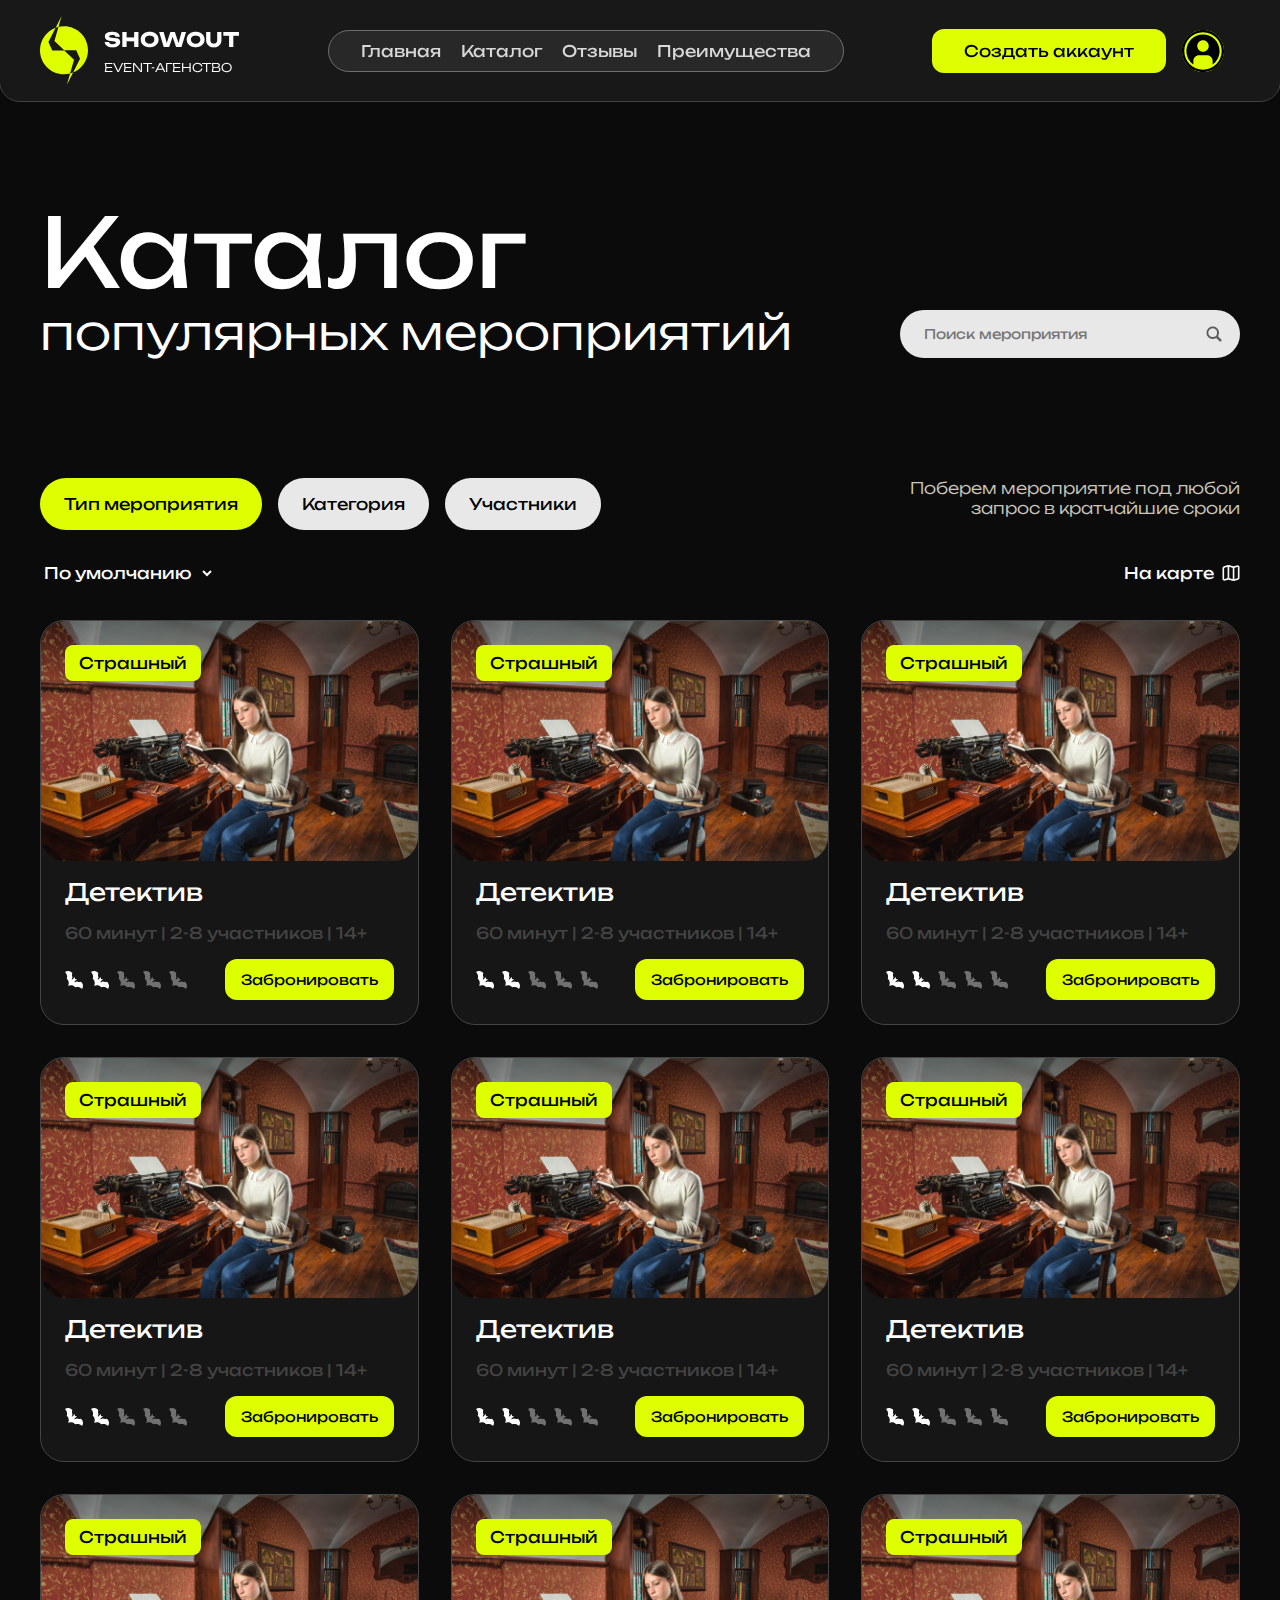
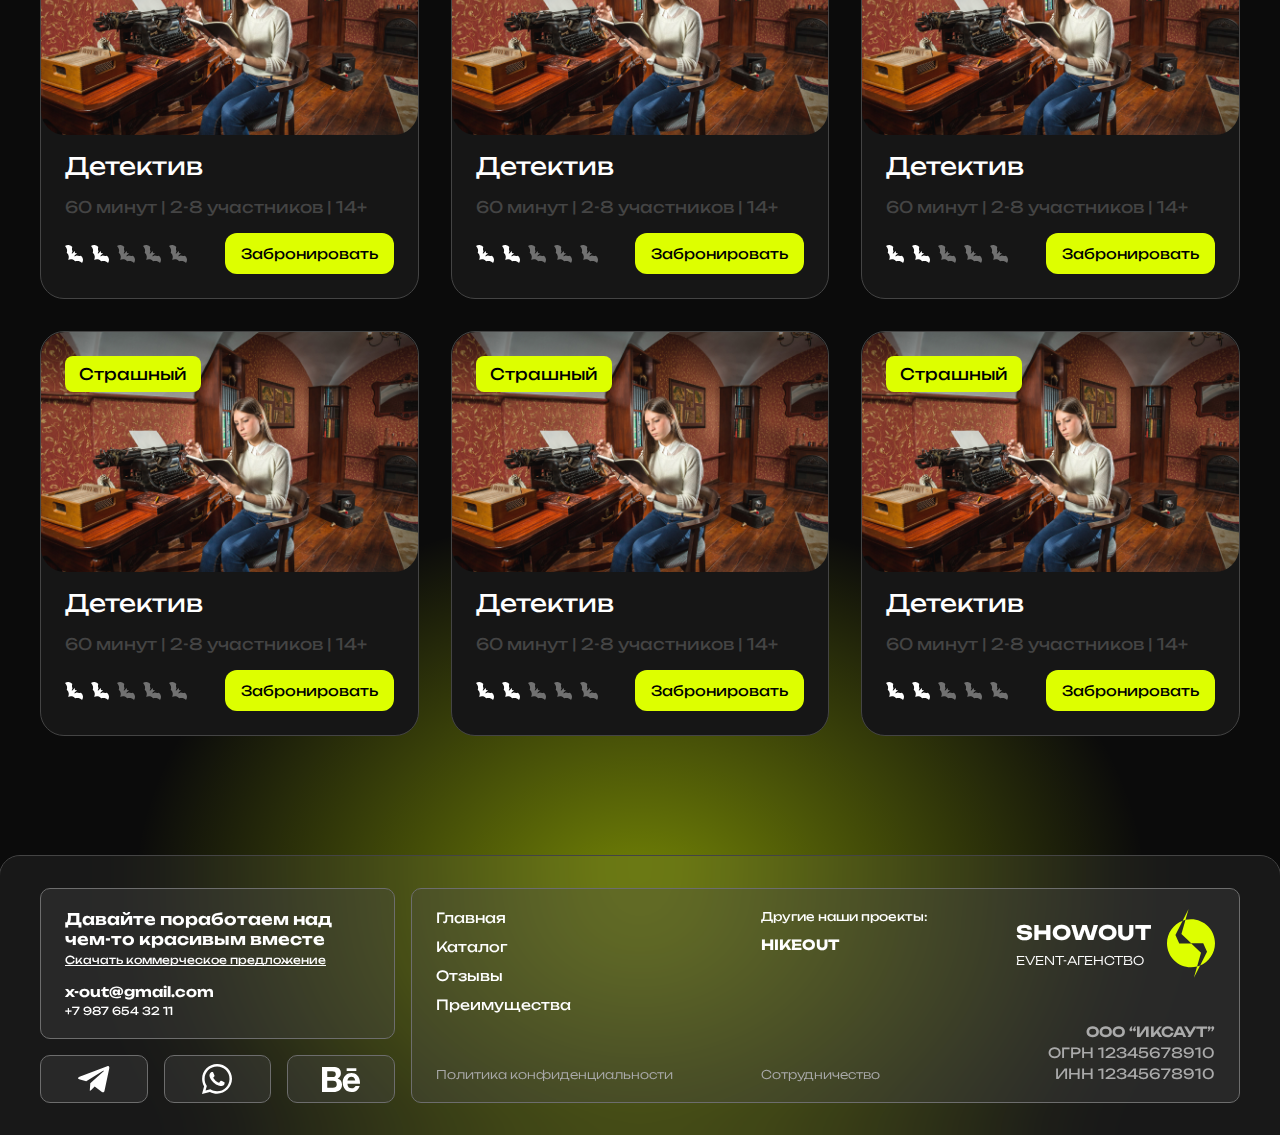
<file: catalog.html>
<!DOCTYPE html>
<html lang="ru">
    <head>
        <meta charset="UTF-8">
        <meta name="viewport" content="width=device-width, initial-scale=1.0">
        <title>ShowOut | Event-агенство полного цикла </title>
        <link rel="stylesheet" href="assets/css/style.css">
        <link rel="shortcut icon" href="assets/logo/favico.svg"
            type="image/x-icon">
    </head>
    <body>

        <!-- Header -->
        <header>
            <div class="header container">
                <a href="./index.html" class="logo">
                    <img src="assets/logo/Frame_5.svg" alt="Лого">
                    <div class="logo-txt">
                        <p class="logo-zag">SHOWOUT</p>
                        <p class="logo-opic">EVENT-АГЕНСТВО</p>
                    </div>
                </a>
                <nav class="menu">
                    <ul>
                        <li><a href="./index.html">Главная</a></li>
                        <li><a href="./catalog.html">Каталог</a></li>
                        <li><a
                                href="./index.html#reviews-anchor">Отзывы</a></li>
                        <li><a
                                href="./index.html#advantages">Преимущества</a></li>
                    </ul>
                </nav>
                <div class="buttons_header">
                    <button class="header_btn" onclick="showRegisterPopup()">
                        Создать аккаунт
                    </button>
                    <button class="header_circle_btn"
                        onclick="showLoginPopup()">
                        <svg width="42" height="42" viewBox="0 0 512 512"
                            fill="none" xmlns="http://www.w3.org/2000/svg">
                            <g clip-path="url(#clip0_84_388)">
                                <path
                                    d="M256 53.761C144.484 53.761 53.761 144.485 53.761 256C53.761 323.81 87.309 383.928 138.677 420.638V375.956C138.677 338.271 169.227 307.722 206.912 307.722H305.089C342.774 307.722 373.324 338.272 373.324 375.956V420.638C424.693 383.927 458.24 323.81 458.24 256C458.239 144.485 367.516 53.761 256 53.761ZM256 265.75C217.393 265.75 185.981 234.34 185.981 195.731C185.981 157.124 217.391 125.714 256 125.714C294.609 125.714 326.019 157.124 326.019 195.731C326.019 234.34 294.607 265.75 256 265.75Z"
                                    fill="black" />
                                <path
                                    d="M256 0C114.614 0 0 114.614 0 256C0 397.386 114.614 512 256 512C397.386 512 512 397.386 512 256C512 114.614 397.384 0 256 0ZM256 484.243C130.147 484.243 27.757 381.853 27.757 256C27.757 130.147 130.147 27.757 256 27.757C381.853 27.757 484.243 130.147 484.243 256C484.243 381.853 381.853 484.243 256 484.243Z"
                                    fill="black" />
                            </g>
                        </svg>

                    </button>
                    <div class="burger_block">
                        <input type="checkbox" name="burger" id="burger">
                        <label for="burger">
                            <span class="tripl"></span>
                        </label>
                        <nav class="menu">
                            <ul>
                                <li><a href="./index.html">Главная</a></li>
                                <li><a href="./catalog.html">Каталог</a></li>
                                <li><a
                                        href="./index.html#reviews-anchor">Отзывы</a></li>
                                <li><a
                                        href="./index.html#advantages">Преимущества</a></li>
                                <button class="header_btn"
                                    onclick="showRegisterPopup()">
                                    Создать аккаунт
                                </button>
                            </ul>
                        </nav>
                    </div>
                </div>

            </div>
        </header>
        <!-- Main -->
        <main>
            <!-- Background -->
            <div class="main container">
                <!-- Banner -->
                <div class="banner catalog">
                    <div class="banner-content">
                        <h1><span class="h1-main">Каталог</span><br>
                            популярных мероприятий</h1>
                    </div>
                    <div class="search_block">
                        <input type="search" class="search"
                            placeholder="Поиск мероприятия">
                    </div>
                </div>
                <!-- Мероприятия -->
                <div class="services block">

                    <div class="services_content">
                        <div class="services_filter">
                            <div class="main_filter">
                                <select class="filter_select active">
                                    <option value="Тип мероприятия"
                                        disable>Тип
                                        мероприятия</option>
                                    <option value="Квест">Квест</option>
                                    <option value="Квест">Квест</option>
                                    <option value="Квест">Квест</option>
                                </select>
                                <select class="filter_select">
                                    <option value="Категория"
                                        disable>Категория</option>
                                    <option value="Квест">Квест</option>
                                    <option value="Квест">Квест</option>
                                    <option value="Квест">Квест</option>
                                </select>
                                <select class="filter_select">
                                    <option value="Участники"
                                        disable>Участники</option>
                                    <option value="Квест">Квест</option>
                                    <option value="Квест">Квест</option>
                                    <option value="Квест">Квест</option>
                                </select>
                            </div>
                            <p class="info_ctg">Поберем мероприятие под любой
                                запрос в кратчайшие сроки</p>
                            <div class="sort">
                                <select class="asc_filter">
                                    <option value="По умолчанию">По
                                        умолчанию</option>
                                    <option value="Сначала новые">Сначала
                                        новые</option>
                                    <option value="Сначала дешевле">Сначала
                                        дешевле</option>
                                </select>
                            </div>
                            <a href="#" class="card_ya">
                                На карте
                                <svg width="18" height="16"
                                    viewBox="0 0 18 16"
                                    fill="none"
                                    xmlns="http://www.w3.org/2000/svg">
                                    <path
                                        d="M16.5482 0.961841C16.2618 0.74374 15.8978 0.673424 15.5521 0.768474L11.8366 1.78084C11.6556 1.82967 11.4642 1.83032 11.2832 1.78084L6.88472 0.580973C6.75126 0.544515 6.61454 0.526937 6.47782 0.523682C6.46545 0.52238 6.45243 0.519775 6.43941 0.519775C6.42639 0.519775 6.41402 0.52238 6.40165 0.523682C6.26428 0.526937 6.12756 0.544515 5.9941 0.580973L1.84375 1.71314C1.347 1.84791 1 2.30299 1 2.81991V14.1259C1 14.4866 1.16406 14.8193 1.45117 15.0374C1.73764 15.2555 2.10155 15.3258 2.44792 15.2308L6.1621 14.2191C6.34308 14.1696 6.5345 14.1696 6.71548 14.2191L11.114 15.4189C11.2468 15.4554 11.3835 15.473 11.5209 15.4762C11.5339 15.4775 11.5463 15.4801 11.56 15.4801C11.573 15.4801 11.586 15.4775 11.5984 15.4762C11.7351 15.473 11.8718 15.4554 12.0053 15.4189L16.1549 14.2868C16.653 14.1513 17 13.6963 17 13.18V1.87329C17 1.51261 16.8353 1.17994 16.5482 0.961841ZM2.27936 14.6135C2.12636 14.6552 1.96491 14.6246 1.83926 14.5289C1.71296 14.4326 1.64004 14.2854 1.64004 14.1259V2.81988C1.64004 2.59136 1.79304 2.39019 2.01179 2.33094L6.11864 1.21049V13.5764C6.07697 13.5842 6.03465 13.5907 5.99363 13.6017L2.27879 14.6141L2.27936 14.6135ZM6.8842 13.6012C6.84319 13.5901 6.80087 13.5842 6.7592 13.5758V1.20992L11.1147 2.39807C11.1557 2.40914 11.198 2.415 11.2397 2.42346V14.7893L6.8842 13.6012ZM16.3601 13.1793C16.3601 13.4078 16.2064 13.6083 15.9864 13.6682L11.8788 14.7887L11.8795 2.42349C11.9212 2.41568 11.9635 2.40982 12.0045 2.3981L15.7213 1.38574C15.8743 1.34342 16.0345 1.37467 16.1608 1.47102C16.2877 1.56738 16.36 1.71451 16.36 1.87337L16.3601 13.1793Z"
                                        fill="white" stroke="white" />
                                </svg>
                            </a>
                        </div>
                        <div class="services_list">
                            <a href="./services.html" class="services_card">
                                <img
                                    src="assets/image/services/Sherlock_02-2000.jpg"
                                    alt="Услуга 1">
                                <div class="serv_card_content">
                                    <h3>Детектив</h2>
                                    <p class="parametr">60 минут | 2-8
                                        участников | 14+</p>
                                    <div class="serv_btn">
                                        <div class="types_range">
                                            <svg width="18" height="18"
                                                viewBox="0 0 18 18"
                                                fill="none"
                                                xmlns="http://www.w3.org/2000/svg">
                                                <path
                                                    d="M16.4416 11.187C16.2658 11.0125 16.0781 10.8505 15.8798 10.702C14.6149 11.1623 13.2226 11.1264 11.983 10.6015C11.8529 10.5412 11.7093 10.5157 11.5663 10.5273C11.4234 10.5389 11.2858 10.5873 11.1671 10.6677C10.6634 11.0288 9.74684 11.5408 9.1886 10.9826L11.8084 8.36271C11.8439 8.32482 11.8665 8.27668 11.873 8.22517C11.8795 8.17367 11.8695 8.12144 11.8445 8.07594C11.8195 8.03044 11.7808 7.994 11.7339 7.97182C11.6869 7.94965 11.6342 7.94288 11.5832 7.95247C11.3853 7.98724 11.1036 8.07502 10.8156 8.13949C10.6844 8.16694 10.5484 8.16128 10.4199 8.123C10.2914 8.08473 10.1745 8.01505 10.0797 7.92026C9.98495 7.82547 9.91527 7.70855 9.87699 7.58008C9.83872 7.4516 9.83305 7.31562 9.86051 7.18441C9.92498 6.89635 10.0128 6.61469 10.0475 6.41683C10.0571 6.36582 10.0503 6.31308 10.0282 6.26614C10.006 6.2192 9.96956 6.18048 9.92406 6.15549C9.87856 6.13051 9.82633 6.12054 9.77482 6.12702C9.72332 6.13349 9.67518 6.15608 9.63728 6.19156L7.01744 8.8114C6.4592 8.25316 6.97122 7.33655 7.33226 6.83291C7.4127 6.71415 7.46107 6.57661 7.47268 6.43365C7.48429 6.29068 7.45875 6.14714 7.39854 6.01696C6.87364 4.77744 6.83773 3.3851 7.29803 2.12017C7.14954 1.92194 6.98748 1.73424 6.81303 1.55842C5.92995 0.670693 4.76047 0.125187 3.51282 0.0190398C2.26518 -0.0871077 1.02035 0.252993 0 0.978783C0.0686093 1.04195 0.136688 1.10585 0.20314 1.17251C1.05953 2.03175 1.65537 3.11573 1.92185 4.29923C2.18833 5.48274 2.11456 6.71748 1.70907 7.86084C1.88886 7.99967 2.05962 8.14981 2.22032 8.31034C3.00635 9.0992 3.52553 10.1145 3.70492 11.2136C3.88431 12.3126 3.7149 13.4403 3.22049 14.4382C3.19552 14.4859 3.18644 14.5404 3.19458 14.5936C3.20272 14.6469 3.22766 14.6961 3.26576 14.7342C3.30385 14.7723 3.35312 14.7973 3.40638 14.8054C3.45963 14.8136 3.5141 14.8045 3.56184 14.7795C4.66363 14.231 5.92162 14.0818 7.12113 14.3575C8.32065 14.6331 9.38733 15.3165 10.1392 16.2909C11.2825 15.8854 12.5173 15.8117 13.7008 16.0781C14.8843 16.3446 15.9682 16.9405 16.8275 17.7969C16.8941 17.8633 16.958 17.9314 17.0212 18C17.747 16.9796 18.0871 15.7348 17.981 14.4872C17.8748 13.2395 17.3293 12.07 16.4416 11.187Z"
                                                    fill="#fff" />
                                            </svg>
                                            <svg width="18" height="18"
                                                viewBox="0 0 18 18"
                                                fill="none"
                                                xmlns="http://www.w3.org/2000/svg">
                                                <path
                                                    d="M16.4416 11.187C16.2658 11.0125 16.0781 10.8505 15.8798 10.702C14.6149 11.1623 13.2226 11.1264 11.983 10.6015C11.8529 10.5412 11.7093 10.5157 11.5663 10.5273C11.4234 10.5389 11.2858 10.5873 11.1671 10.6677C10.6634 11.0288 9.74684 11.5408 9.1886 10.9826L11.8084 8.36271C11.8439 8.32482 11.8665 8.27668 11.873 8.22517C11.8795 8.17367 11.8695 8.12144 11.8445 8.07594C11.8195 8.03044 11.7808 7.994 11.7339 7.97182C11.6869 7.94965 11.6342 7.94288 11.5832 7.95247C11.3853 7.98724 11.1036 8.07502 10.8156 8.13949C10.6844 8.16694 10.5484 8.16128 10.4199 8.123C10.2914 8.08473 10.1745 8.01505 10.0797 7.92026C9.98495 7.82547 9.91527 7.70855 9.87699 7.58008C9.83872 7.4516 9.83305 7.31562 9.86051 7.18441C9.92498 6.89635 10.0128 6.61469 10.0475 6.41683C10.0571 6.36582 10.0503 6.31308 10.0282 6.26614C10.006 6.2192 9.96956 6.18048 9.92406 6.15549C9.87856 6.13051 9.82633 6.12054 9.77482 6.12702C9.72332 6.13349 9.67518 6.15608 9.63728 6.19156L7.01744 8.8114C6.4592 8.25316 6.97122 7.33655 7.33226 6.83291C7.4127 6.71415 7.46107 6.57661 7.47268 6.43365C7.48429 6.29068 7.45875 6.14714 7.39854 6.01696C6.87364 4.77744 6.83773 3.3851 7.29803 2.12017C7.14954 1.92194 6.98748 1.73424 6.81303 1.55842C5.92995 0.670693 4.76047 0.125187 3.51282 0.0190398C2.26518 -0.0871077 1.02035 0.252993 0 0.978783C0.0686093 1.04195 0.136688 1.10585 0.20314 1.17251C1.05953 2.03175 1.65537 3.11573 1.92185 4.29923C2.18833 5.48274 2.11456 6.71748 1.70907 7.86084C1.88886 7.99967 2.05962 8.14981 2.22032 8.31034C3.00635 9.0992 3.52553 10.1145 3.70492 11.2136C3.88431 12.3126 3.7149 13.4403 3.22049 14.4382C3.19552 14.4859 3.18644 14.5404 3.19458 14.5936C3.20272 14.6469 3.22766 14.6961 3.26576 14.7342C3.30385 14.7723 3.35312 14.7973 3.40638 14.8054C3.45963 14.8136 3.5141 14.8045 3.56184 14.7795C4.66363 14.231 5.92162 14.0818 7.12113 14.3575C8.32065 14.6331 9.38733 15.3165 10.1392 16.2909C11.2825 15.8854 12.5173 15.8117 13.7008 16.0781C14.8843 16.3446 15.9682 16.9405 16.8275 17.7969C16.8941 17.8633 16.958 17.9314 17.0212 18C17.747 16.9796 18.0871 15.7348 17.981 14.4872C17.8748 13.2395 17.3293 12.07 16.4416 11.187Z"
                                                    fill="#fff" />
                                            </svg>
                                            <svg width="18" height="18"
                                                viewBox="0 0 18 18"
                                                fill="none"
                                                xmlns="http://www.w3.org/2000/svg">
                                                <path
                                                    d="M16.4416 11.187C16.2658 11.0125 16.0781 10.8505 15.8798 10.702C14.6149 11.1623 13.2226 11.1264 11.983 10.6015C11.8529 10.5412 11.7093 10.5157 11.5663 10.5273C11.4234 10.5389 11.2858 10.5873 11.1671 10.6677C10.6634 11.0288 9.74684 11.5408 9.1886 10.9826L11.8084 8.36271C11.8439 8.32482 11.8665 8.27668 11.873 8.22517C11.8795 8.17367 11.8695 8.12144 11.8445 8.07594C11.8195 8.03044 11.7808 7.994 11.7339 7.97182C11.6869 7.94965 11.6342 7.94288 11.5832 7.95247C11.3853 7.98724 11.1036 8.07502 10.8156 8.13949C10.6844 8.16694 10.5484 8.16128 10.4199 8.123C10.2914 8.08473 10.1745 8.01505 10.0797 7.92026C9.98495 7.82547 9.91527 7.70855 9.87699 7.58008C9.83872 7.4516 9.83305 7.31562 9.86051 7.18441C9.92498 6.89635 10.0128 6.61469 10.0475 6.41683C10.0571 6.36582 10.0503 6.31308 10.0282 6.26614C10.006 6.2192 9.96956 6.18048 9.92406 6.15549C9.87856 6.13051 9.82633 6.12054 9.77482 6.12702C9.72332 6.13349 9.67518 6.15608 9.63728 6.19156L7.01744 8.8114C6.4592 8.25316 6.97122 7.33655 7.33226 6.83291C7.4127 6.71415 7.46107 6.57661 7.47268 6.43365C7.48429 6.29068 7.45875 6.14714 7.39854 6.01696C6.87364 4.77744 6.83773 3.3851 7.29803 2.12017C7.14954 1.92194 6.98748 1.73424 6.81303 1.55842C5.92995 0.670693 4.76047 0.125187 3.51282 0.0190398C2.26518 -0.0871077 1.02035 0.252993 0 0.978783C0.0686093 1.04195 0.136688 1.10585 0.20314 1.17251C1.05953 2.03175 1.65537 3.11573 1.92185 4.29923C2.18833 5.48274 2.11456 6.71748 1.70907 7.86084C1.88886 7.99967 2.05962 8.14981 2.22032 8.31034C3.00635 9.0992 3.52553 10.1145 3.70492 11.2136C3.88431 12.3126 3.7149 13.4403 3.22049 14.4382C3.19552 14.4859 3.18644 14.5404 3.19458 14.5936C3.20272 14.6469 3.22766 14.6961 3.26576 14.7342C3.30385 14.7723 3.35312 14.7973 3.40638 14.8054C3.45963 14.8136 3.5141 14.8045 3.56184 14.7795C4.66363 14.231 5.92162 14.0818 7.12113 14.3575C8.32065 14.6331 9.38733 15.3165 10.1392 16.2909C11.2825 15.8854 12.5173 15.8117 13.7008 16.0781C14.8843 16.3446 15.9682 16.9405 16.8275 17.7969C16.8941 17.8633 16.958 17.9314 17.0212 18C17.747 16.9796 18.0871 15.7348 17.981 14.4872C17.8748 13.2395 17.3293 12.07 16.4416 11.187Z"
                                                    fill="#717171" />
                                            </svg>
                                            <svg width="18" height="18"
                                                viewBox="0 0 18 18"
                                                fill="none"
                                                xmlns="http://www.w3.org/2000/svg">
                                                <path
                                                    d="M16.4416 11.187C16.2658 11.0125 16.0781 10.8505 15.8798 10.702C14.6149 11.1623 13.2226 11.1264 11.983 10.6015C11.8529 10.5412 11.7093 10.5157 11.5663 10.5273C11.4234 10.5389 11.2858 10.5873 11.1671 10.6677C10.6634 11.0288 9.74684 11.5408 9.1886 10.9826L11.8084 8.36271C11.8439 8.32482 11.8665 8.27668 11.873 8.22517C11.8795 8.17367 11.8695 8.12144 11.8445 8.07594C11.8195 8.03044 11.7808 7.994 11.7339 7.97182C11.6869 7.94965 11.6342 7.94288 11.5832 7.95247C11.3853 7.98724 11.1036 8.07502 10.8156 8.13949C10.6844 8.16694 10.5484 8.16128 10.4199 8.123C10.2914 8.08473 10.1745 8.01505 10.0797 7.92026C9.98495 7.82547 9.91527 7.70855 9.87699 7.58008C9.83872 7.4516 9.83305 7.31562 9.86051 7.18441C9.92498 6.89635 10.0128 6.61469 10.0475 6.41683C10.0571 6.36582 10.0503 6.31308 10.0282 6.26614C10.006 6.2192 9.96956 6.18048 9.92406 6.15549C9.87856 6.13051 9.82633 6.12054 9.77482 6.12702C9.72332 6.13349 9.67518 6.15608 9.63728 6.19156L7.01744 8.8114C6.4592 8.25316 6.97122 7.33655 7.33226 6.83291C7.4127 6.71415 7.46107 6.57661 7.47268 6.43365C7.48429 6.29068 7.45875 6.14714 7.39854 6.01696C6.87364 4.77744 6.83773 3.3851 7.29803 2.12017C7.14954 1.92194 6.98748 1.73424 6.81303 1.55842C5.92995 0.670693 4.76047 0.125187 3.51282 0.0190398C2.26518 -0.0871077 1.02035 0.252993 0 0.978783C0.0686093 1.04195 0.136688 1.10585 0.20314 1.17251C1.05953 2.03175 1.65537 3.11573 1.92185 4.29923C2.18833 5.48274 2.11456 6.71748 1.70907 7.86084C1.88886 7.99967 2.05962 8.14981 2.22032 8.31034C3.00635 9.0992 3.52553 10.1145 3.70492 11.2136C3.88431 12.3126 3.7149 13.4403 3.22049 14.4382C3.19552 14.4859 3.18644 14.5404 3.19458 14.5936C3.20272 14.6469 3.22766 14.6961 3.26576 14.7342C3.30385 14.7723 3.35312 14.7973 3.40638 14.8054C3.45963 14.8136 3.5141 14.8045 3.56184 14.7795C4.66363 14.231 5.92162 14.0818 7.12113 14.3575C8.32065 14.6331 9.38733 15.3165 10.1392 16.2909C11.2825 15.8854 12.5173 15.8117 13.7008 16.0781C14.8843 16.3446 15.9682 16.9405 16.8275 17.7969C16.8941 17.8633 16.958 17.9314 17.0212 18C17.747 16.9796 18.0871 15.7348 17.981 14.4872C17.8748 13.2395 17.3293 12.07 16.4416 11.187Z"
                                                    fill="#717171" />
                                            </svg>
                                            <svg width="18" height="18"
                                                viewBox="0 0 18 18"
                                                fill="none"
                                                xmlns="http://www.w3.org/2000/svg">
                                                <path
                                                    d="M16.4416 11.187C16.2658 11.0125 16.0781 10.8505 15.8798 10.702C14.6149 11.1623 13.2226 11.1264 11.983 10.6015C11.8529 10.5412 11.7093 10.5157 11.5663 10.5273C11.4234 10.5389 11.2858 10.5873 11.1671 10.6677C10.6634 11.0288 9.74684 11.5408 9.1886 10.9826L11.8084 8.36271C11.8439 8.32482 11.8665 8.27668 11.873 8.22517C11.8795 8.17367 11.8695 8.12144 11.8445 8.07594C11.8195 8.03044 11.7808 7.994 11.7339 7.97182C11.6869 7.94965 11.6342 7.94288 11.5832 7.95247C11.3853 7.98724 11.1036 8.07502 10.8156 8.13949C10.6844 8.16694 10.5484 8.16128 10.4199 8.123C10.2914 8.08473 10.1745 8.01505 10.0797 7.92026C9.98495 7.82547 9.91527 7.70855 9.87699 7.58008C9.83872 7.4516 9.83305 7.31562 9.86051 7.18441C9.92498 6.89635 10.0128 6.61469 10.0475 6.41683C10.0571 6.36582 10.0503 6.31308 10.0282 6.26614C10.006 6.2192 9.96956 6.18048 9.92406 6.15549C9.87856 6.13051 9.82633 6.12054 9.77482 6.12702C9.72332 6.13349 9.67518 6.15608 9.63728 6.19156L7.01744 8.8114C6.4592 8.25316 6.97122 7.33655 7.33226 6.83291C7.4127 6.71415 7.46107 6.57661 7.47268 6.43365C7.48429 6.29068 7.45875 6.14714 7.39854 6.01696C6.87364 4.77744 6.83773 3.3851 7.29803 2.12017C7.14954 1.92194 6.98748 1.73424 6.81303 1.55842C5.92995 0.670693 4.76047 0.125187 3.51282 0.0190398C2.26518 -0.0871077 1.02035 0.252993 0 0.978783C0.0686093 1.04195 0.136688 1.10585 0.20314 1.17251C1.05953 2.03175 1.65537 3.11573 1.92185 4.29923C2.18833 5.48274 2.11456 6.71748 1.70907 7.86084C1.88886 7.99967 2.05962 8.14981 2.22032 8.31034C3.00635 9.0992 3.52553 10.1145 3.70492 11.2136C3.88431 12.3126 3.7149 13.4403 3.22049 14.4382C3.19552 14.4859 3.18644 14.5404 3.19458 14.5936C3.20272 14.6469 3.22766 14.6961 3.26576 14.7342C3.30385 14.7723 3.35312 14.7973 3.40638 14.8054C3.45963 14.8136 3.5141 14.8045 3.56184 14.7795C4.66363 14.231 5.92162 14.0818 7.12113 14.3575C8.32065 14.6331 9.38733 15.3165 10.1392 16.2909C11.2825 15.8854 12.5173 15.8117 13.7008 16.0781C14.8843 16.3446 15.9682 16.9405 16.8275 17.7969C16.8941 17.8633 16.958 17.9314 17.0212 18C17.747 16.9796 18.0871 15.7348 17.981 14.4872C17.8748 13.2395 17.3293 12.07 16.4416 11.187Z"
                                                    fill="#717171" />
                                            </svg>
                                        </div>
                                        <buuton
                                            class="btn hover-btn">Забронировать</button>
                                    </div>
                                </div>
                                <div class="serv_type">
                                    <p>Страшный</p>
                                </div>
                            </a>
                            <a href="./services.html" class="services_card">
                                <img
                                    src="assets/image/services/Sherlock_02-2000.jpg"
                                    alt="Услуга 1">
                                <div class="serv_card_content">
                                    <h3>Детектив</h2>
                                    <p class="parametr">60 минут | 2-8
                                        участников | 14+</p>
                                    <div class="serv_btn">
                                        <div class="types_range">
                                            <svg width="18" height="18"
                                                viewBox="0 0 18 18"
                                                fill="none"
                                                xmlns="http://www.w3.org/2000/svg">
                                                <path
                                                    d="M16.4416 11.187C16.2658 11.0125 16.0781 10.8505 15.8798 10.702C14.6149 11.1623 13.2226 11.1264 11.983 10.6015C11.8529 10.5412 11.7093 10.5157 11.5663 10.5273C11.4234 10.5389 11.2858 10.5873 11.1671 10.6677C10.6634 11.0288 9.74684 11.5408 9.1886 10.9826L11.8084 8.36271C11.8439 8.32482 11.8665 8.27668 11.873 8.22517C11.8795 8.17367 11.8695 8.12144 11.8445 8.07594C11.8195 8.03044 11.7808 7.994 11.7339 7.97182C11.6869 7.94965 11.6342 7.94288 11.5832 7.95247C11.3853 7.98724 11.1036 8.07502 10.8156 8.13949C10.6844 8.16694 10.5484 8.16128 10.4199 8.123C10.2914 8.08473 10.1745 8.01505 10.0797 7.92026C9.98495 7.82547 9.91527 7.70855 9.87699 7.58008C9.83872 7.4516 9.83305 7.31562 9.86051 7.18441C9.92498 6.89635 10.0128 6.61469 10.0475 6.41683C10.0571 6.36582 10.0503 6.31308 10.0282 6.26614C10.006 6.2192 9.96956 6.18048 9.92406 6.15549C9.87856 6.13051 9.82633 6.12054 9.77482 6.12702C9.72332 6.13349 9.67518 6.15608 9.63728 6.19156L7.01744 8.8114C6.4592 8.25316 6.97122 7.33655 7.33226 6.83291C7.4127 6.71415 7.46107 6.57661 7.47268 6.43365C7.48429 6.29068 7.45875 6.14714 7.39854 6.01696C6.87364 4.77744 6.83773 3.3851 7.29803 2.12017C7.14954 1.92194 6.98748 1.73424 6.81303 1.55842C5.92995 0.670693 4.76047 0.125187 3.51282 0.0190398C2.26518 -0.0871077 1.02035 0.252993 0 0.978783C0.0686093 1.04195 0.136688 1.10585 0.20314 1.17251C1.05953 2.03175 1.65537 3.11573 1.92185 4.29923C2.18833 5.48274 2.11456 6.71748 1.70907 7.86084C1.88886 7.99967 2.05962 8.14981 2.22032 8.31034C3.00635 9.0992 3.52553 10.1145 3.70492 11.2136C3.88431 12.3126 3.7149 13.4403 3.22049 14.4382C3.19552 14.4859 3.18644 14.5404 3.19458 14.5936C3.20272 14.6469 3.22766 14.6961 3.26576 14.7342C3.30385 14.7723 3.35312 14.7973 3.40638 14.8054C3.45963 14.8136 3.5141 14.8045 3.56184 14.7795C4.66363 14.231 5.92162 14.0818 7.12113 14.3575C8.32065 14.6331 9.38733 15.3165 10.1392 16.2909C11.2825 15.8854 12.5173 15.8117 13.7008 16.0781C14.8843 16.3446 15.9682 16.9405 16.8275 17.7969C16.8941 17.8633 16.958 17.9314 17.0212 18C17.747 16.9796 18.0871 15.7348 17.981 14.4872C17.8748 13.2395 17.3293 12.07 16.4416 11.187Z"
                                                    fill="#fff" />
                                            </svg>
                                            <svg width="18" height="18"
                                                viewBox="0 0 18 18"
                                                fill="none"
                                                xmlns="http://www.w3.org/2000/svg">
                                                <path
                                                    d="M16.4416 11.187C16.2658 11.0125 16.0781 10.8505 15.8798 10.702C14.6149 11.1623 13.2226 11.1264 11.983 10.6015C11.8529 10.5412 11.7093 10.5157 11.5663 10.5273C11.4234 10.5389 11.2858 10.5873 11.1671 10.6677C10.6634 11.0288 9.74684 11.5408 9.1886 10.9826L11.8084 8.36271C11.8439 8.32482 11.8665 8.27668 11.873 8.22517C11.8795 8.17367 11.8695 8.12144 11.8445 8.07594C11.8195 8.03044 11.7808 7.994 11.7339 7.97182C11.6869 7.94965 11.6342 7.94288 11.5832 7.95247C11.3853 7.98724 11.1036 8.07502 10.8156 8.13949C10.6844 8.16694 10.5484 8.16128 10.4199 8.123C10.2914 8.08473 10.1745 8.01505 10.0797 7.92026C9.98495 7.82547 9.91527 7.70855 9.87699 7.58008C9.83872 7.4516 9.83305 7.31562 9.86051 7.18441C9.92498 6.89635 10.0128 6.61469 10.0475 6.41683C10.0571 6.36582 10.0503 6.31308 10.0282 6.26614C10.006 6.2192 9.96956 6.18048 9.92406 6.15549C9.87856 6.13051 9.82633 6.12054 9.77482 6.12702C9.72332 6.13349 9.67518 6.15608 9.63728 6.19156L7.01744 8.8114C6.4592 8.25316 6.97122 7.33655 7.33226 6.83291C7.4127 6.71415 7.46107 6.57661 7.47268 6.43365C7.48429 6.29068 7.45875 6.14714 7.39854 6.01696C6.87364 4.77744 6.83773 3.3851 7.29803 2.12017C7.14954 1.92194 6.98748 1.73424 6.81303 1.55842C5.92995 0.670693 4.76047 0.125187 3.51282 0.0190398C2.26518 -0.0871077 1.02035 0.252993 0 0.978783C0.0686093 1.04195 0.136688 1.10585 0.20314 1.17251C1.05953 2.03175 1.65537 3.11573 1.92185 4.29923C2.18833 5.48274 2.11456 6.71748 1.70907 7.86084C1.88886 7.99967 2.05962 8.14981 2.22032 8.31034C3.00635 9.0992 3.52553 10.1145 3.70492 11.2136C3.88431 12.3126 3.7149 13.4403 3.22049 14.4382C3.19552 14.4859 3.18644 14.5404 3.19458 14.5936C3.20272 14.6469 3.22766 14.6961 3.26576 14.7342C3.30385 14.7723 3.35312 14.7973 3.40638 14.8054C3.45963 14.8136 3.5141 14.8045 3.56184 14.7795C4.66363 14.231 5.92162 14.0818 7.12113 14.3575C8.32065 14.6331 9.38733 15.3165 10.1392 16.2909C11.2825 15.8854 12.5173 15.8117 13.7008 16.0781C14.8843 16.3446 15.9682 16.9405 16.8275 17.7969C16.8941 17.8633 16.958 17.9314 17.0212 18C17.747 16.9796 18.0871 15.7348 17.981 14.4872C17.8748 13.2395 17.3293 12.07 16.4416 11.187Z"
                                                    fill="#fff" />
                                            </svg>
                                            <svg width="18" height="18"
                                                viewBox="0 0 18 18"
                                                fill="none"
                                                xmlns="http://www.w3.org/2000/svg">
                                                <path
                                                    d="M16.4416 11.187C16.2658 11.0125 16.0781 10.8505 15.8798 10.702C14.6149 11.1623 13.2226 11.1264 11.983 10.6015C11.8529 10.5412 11.7093 10.5157 11.5663 10.5273C11.4234 10.5389 11.2858 10.5873 11.1671 10.6677C10.6634 11.0288 9.74684 11.5408 9.1886 10.9826L11.8084 8.36271C11.8439 8.32482 11.8665 8.27668 11.873 8.22517C11.8795 8.17367 11.8695 8.12144 11.8445 8.07594C11.8195 8.03044 11.7808 7.994 11.7339 7.97182C11.6869 7.94965 11.6342 7.94288 11.5832 7.95247C11.3853 7.98724 11.1036 8.07502 10.8156 8.13949C10.6844 8.16694 10.5484 8.16128 10.4199 8.123C10.2914 8.08473 10.1745 8.01505 10.0797 7.92026C9.98495 7.82547 9.91527 7.70855 9.87699 7.58008C9.83872 7.4516 9.83305 7.31562 9.86051 7.18441C9.92498 6.89635 10.0128 6.61469 10.0475 6.41683C10.0571 6.36582 10.0503 6.31308 10.0282 6.26614C10.006 6.2192 9.96956 6.18048 9.92406 6.15549C9.87856 6.13051 9.82633 6.12054 9.77482 6.12702C9.72332 6.13349 9.67518 6.15608 9.63728 6.19156L7.01744 8.8114C6.4592 8.25316 6.97122 7.33655 7.33226 6.83291C7.4127 6.71415 7.46107 6.57661 7.47268 6.43365C7.48429 6.29068 7.45875 6.14714 7.39854 6.01696C6.87364 4.77744 6.83773 3.3851 7.29803 2.12017C7.14954 1.92194 6.98748 1.73424 6.81303 1.55842C5.92995 0.670693 4.76047 0.125187 3.51282 0.0190398C2.26518 -0.0871077 1.02035 0.252993 0 0.978783C0.0686093 1.04195 0.136688 1.10585 0.20314 1.17251C1.05953 2.03175 1.65537 3.11573 1.92185 4.29923C2.18833 5.48274 2.11456 6.71748 1.70907 7.86084C1.88886 7.99967 2.05962 8.14981 2.22032 8.31034C3.00635 9.0992 3.52553 10.1145 3.70492 11.2136C3.88431 12.3126 3.7149 13.4403 3.22049 14.4382C3.19552 14.4859 3.18644 14.5404 3.19458 14.5936C3.20272 14.6469 3.22766 14.6961 3.26576 14.7342C3.30385 14.7723 3.35312 14.7973 3.40638 14.8054C3.45963 14.8136 3.5141 14.8045 3.56184 14.7795C4.66363 14.231 5.92162 14.0818 7.12113 14.3575C8.32065 14.6331 9.38733 15.3165 10.1392 16.2909C11.2825 15.8854 12.5173 15.8117 13.7008 16.0781C14.8843 16.3446 15.9682 16.9405 16.8275 17.7969C16.8941 17.8633 16.958 17.9314 17.0212 18C17.747 16.9796 18.0871 15.7348 17.981 14.4872C17.8748 13.2395 17.3293 12.07 16.4416 11.187Z"
                                                    fill="#717171" />
                                            </svg>
                                            <svg width="18" height="18"
                                                viewBox="0 0 18 18"
                                                fill="none"
                                                xmlns="http://www.w3.org/2000/svg">
                                                <path
                                                    d="M16.4416 11.187C16.2658 11.0125 16.0781 10.8505 15.8798 10.702C14.6149 11.1623 13.2226 11.1264 11.983 10.6015C11.8529 10.5412 11.7093 10.5157 11.5663 10.5273C11.4234 10.5389 11.2858 10.5873 11.1671 10.6677C10.6634 11.0288 9.74684 11.5408 9.1886 10.9826L11.8084 8.36271C11.8439 8.32482 11.8665 8.27668 11.873 8.22517C11.8795 8.17367 11.8695 8.12144 11.8445 8.07594C11.8195 8.03044 11.7808 7.994 11.7339 7.97182C11.6869 7.94965 11.6342 7.94288 11.5832 7.95247C11.3853 7.98724 11.1036 8.07502 10.8156 8.13949C10.6844 8.16694 10.5484 8.16128 10.4199 8.123C10.2914 8.08473 10.1745 8.01505 10.0797 7.92026C9.98495 7.82547 9.91527 7.70855 9.87699 7.58008C9.83872 7.4516 9.83305 7.31562 9.86051 7.18441C9.92498 6.89635 10.0128 6.61469 10.0475 6.41683C10.0571 6.36582 10.0503 6.31308 10.0282 6.26614C10.006 6.2192 9.96956 6.18048 9.92406 6.15549C9.87856 6.13051 9.82633 6.12054 9.77482 6.12702C9.72332 6.13349 9.67518 6.15608 9.63728 6.19156L7.01744 8.8114C6.4592 8.25316 6.97122 7.33655 7.33226 6.83291C7.4127 6.71415 7.46107 6.57661 7.47268 6.43365C7.48429 6.29068 7.45875 6.14714 7.39854 6.01696C6.87364 4.77744 6.83773 3.3851 7.29803 2.12017C7.14954 1.92194 6.98748 1.73424 6.81303 1.55842C5.92995 0.670693 4.76047 0.125187 3.51282 0.0190398C2.26518 -0.0871077 1.02035 0.252993 0 0.978783C0.0686093 1.04195 0.136688 1.10585 0.20314 1.17251C1.05953 2.03175 1.65537 3.11573 1.92185 4.29923C2.18833 5.48274 2.11456 6.71748 1.70907 7.86084C1.88886 7.99967 2.05962 8.14981 2.22032 8.31034C3.00635 9.0992 3.52553 10.1145 3.70492 11.2136C3.88431 12.3126 3.7149 13.4403 3.22049 14.4382C3.19552 14.4859 3.18644 14.5404 3.19458 14.5936C3.20272 14.6469 3.22766 14.6961 3.26576 14.7342C3.30385 14.7723 3.35312 14.7973 3.40638 14.8054C3.45963 14.8136 3.5141 14.8045 3.56184 14.7795C4.66363 14.231 5.92162 14.0818 7.12113 14.3575C8.32065 14.6331 9.38733 15.3165 10.1392 16.2909C11.2825 15.8854 12.5173 15.8117 13.7008 16.0781C14.8843 16.3446 15.9682 16.9405 16.8275 17.7969C16.8941 17.8633 16.958 17.9314 17.0212 18C17.747 16.9796 18.0871 15.7348 17.981 14.4872C17.8748 13.2395 17.3293 12.07 16.4416 11.187Z"
                                                    fill="#717171" />
                                            </svg>
                                            <svg width="18" height="18"
                                                viewBox="0 0 18 18"
                                                fill="none"
                                                xmlns="http://www.w3.org/2000/svg">
                                                <path
                                                    d="M16.4416 11.187C16.2658 11.0125 16.0781 10.8505 15.8798 10.702C14.6149 11.1623 13.2226 11.1264 11.983 10.6015C11.8529 10.5412 11.7093 10.5157 11.5663 10.5273C11.4234 10.5389 11.2858 10.5873 11.1671 10.6677C10.6634 11.0288 9.74684 11.5408 9.1886 10.9826L11.8084 8.36271C11.8439 8.32482 11.8665 8.27668 11.873 8.22517C11.8795 8.17367 11.8695 8.12144 11.8445 8.07594C11.8195 8.03044 11.7808 7.994 11.7339 7.97182C11.6869 7.94965 11.6342 7.94288 11.5832 7.95247C11.3853 7.98724 11.1036 8.07502 10.8156 8.13949C10.6844 8.16694 10.5484 8.16128 10.4199 8.123C10.2914 8.08473 10.1745 8.01505 10.0797 7.92026C9.98495 7.82547 9.91527 7.70855 9.87699 7.58008C9.83872 7.4516 9.83305 7.31562 9.86051 7.18441C9.92498 6.89635 10.0128 6.61469 10.0475 6.41683C10.0571 6.36582 10.0503 6.31308 10.0282 6.26614C10.006 6.2192 9.96956 6.18048 9.92406 6.15549C9.87856 6.13051 9.82633 6.12054 9.77482 6.12702C9.72332 6.13349 9.67518 6.15608 9.63728 6.19156L7.01744 8.8114C6.4592 8.25316 6.97122 7.33655 7.33226 6.83291C7.4127 6.71415 7.46107 6.57661 7.47268 6.43365C7.48429 6.29068 7.45875 6.14714 7.39854 6.01696C6.87364 4.77744 6.83773 3.3851 7.29803 2.12017C7.14954 1.92194 6.98748 1.73424 6.81303 1.55842C5.92995 0.670693 4.76047 0.125187 3.51282 0.0190398C2.26518 -0.0871077 1.02035 0.252993 0 0.978783C0.0686093 1.04195 0.136688 1.10585 0.20314 1.17251C1.05953 2.03175 1.65537 3.11573 1.92185 4.29923C2.18833 5.48274 2.11456 6.71748 1.70907 7.86084C1.88886 7.99967 2.05962 8.14981 2.22032 8.31034C3.00635 9.0992 3.52553 10.1145 3.70492 11.2136C3.88431 12.3126 3.7149 13.4403 3.22049 14.4382C3.19552 14.4859 3.18644 14.5404 3.19458 14.5936C3.20272 14.6469 3.22766 14.6961 3.26576 14.7342C3.30385 14.7723 3.35312 14.7973 3.40638 14.8054C3.45963 14.8136 3.5141 14.8045 3.56184 14.7795C4.66363 14.231 5.92162 14.0818 7.12113 14.3575C8.32065 14.6331 9.38733 15.3165 10.1392 16.2909C11.2825 15.8854 12.5173 15.8117 13.7008 16.0781C14.8843 16.3446 15.9682 16.9405 16.8275 17.7969C16.8941 17.8633 16.958 17.9314 17.0212 18C17.747 16.9796 18.0871 15.7348 17.981 14.4872C17.8748 13.2395 17.3293 12.07 16.4416 11.187Z"
                                                    fill="#717171" />
                                            </svg>
                                        </div>
                                        <buuton
                                            class="btn hover-btn">Забронировать</button>
                                    </div>
                                </div>
                                <div class="serv_type">
                                    <p>Страшный</p>
                                </div>
                            </a>
                            <a href="./services.html" class="services_card">
                                <img
                                    src="assets/image/services/Sherlock_02-2000.jpg"
                                    alt="Услуга 1">
                                <div class="serv_card_content">
                                    <h3>Детектив</h2>
                                    <p class="parametr">60 минут | 2-8
                                        участников | 14+</p>
                                    <div class="serv_btn">
                                        <div class="types_range">
                                            <svg width="18" height="18"
                                                viewBox="0 0 18 18"
                                                fill="none"
                                                xmlns="http://www.w3.org/2000/svg">
                                                <path
                                                    d="M16.4416 11.187C16.2658 11.0125 16.0781 10.8505 15.8798 10.702C14.6149 11.1623 13.2226 11.1264 11.983 10.6015C11.8529 10.5412 11.7093 10.5157 11.5663 10.5273C11.4234 10.5389 11.2858 10.5873 11.1671 10.6677C10.6634 11.0288 9.74684 11.5408 9.1886 10.9826L11.8084 8.36271C11.8439 8.32482 11.8665 8.27668 11.873 8.22517C11.8795 8.17367 11.8695 8.12144 11.8445 8.07594C11.8195 8.03044 11.7808 7.994 11.7339 7.97182C11.6869 7.94965 11.6342 7.94288 11.5832 7.95247C11.3853 7.98724 11.1036 8.07502 10.8156 8.13949C10.6844 8.16694 10.5484 8.16128 10.4199 8.123C10.2914 8.08473 10.1745 8.01505 10.0797 7.92026C9.98495 7.82547 9.91527 7.70855 9.87699 7.58008C9.83872 7.4516 9.83305 7.31562 9.86051 7.18441C9.92498 6.89635 10.0128 6.61469 10.0475 6.41683C10.0571 6.36582 10.0503 6.31308 10.0282 6.26614C10.006 6.2192 9.96956 6.18048 9.92406 6.15549C9.87856 6.13051 9.82633 6.12054 9.77482 6.12702C9.72332 6.13349 9.67518 6.15608 9.63728 6.19156L7.01744 8.8114C6.4592 8.25316 6.97122 7.33655 7.33226 6.83291C7.4127 6.71415 7.46107 6.57661 7.47268 6.43365C7.48429 6.29068 7.45875 6.14714 7.39854 6.01696C6.87364 4.77744 6.83773 3.3851 7.29803 2.12017C7.14954 1.92194 6.98748 1.73424 6.81303 1.55842C5.92995 0.670693 4.76047 0.125187 3.51282 0.0190398C2.26518 -0.0871077 1.02035 0.252993 0 0.978783C0.0686093 1.04195 0.136688 1.10585 0.20314 1.17251C1.05953 2.03175 1.65537 3.11573 1.92185 4.29923C2.18833 5.48274 2.11456 6.71748 1.70907 7.86084C1.88886 7.99967 2.05962 8.14981 2.22032 8.31034C3.00635 9.0992 3.52553 10.1145 3.70492 11.2136C3.88431 12.3126 3.7149 13.4403 3.22049 14.4382C3.19552 14.4859 3.18644 14.5404 3.19458 14.5936C3.20272 14.6469 3.22766 14.6961 3.26576 14.7342C3.30385 14.7723 3.35312 14.7973 3.40638 14.8054C3.45963 14.8136 3.5141 14.8045 3.56184 14.7795C4.66363 14.231 5.92162 14.0818 7.12113 14.3575C8.32065 14.6331 9.38733 15.3165 10.1392 16.2909C11.2825 15.8854 12.5173 15.8117 13.7008 16.0781C14.8843 16.3446 15.9682 16.9405 16.8275 17.7969C16.8941 17.8633 16.958 17.9314 17.0212 18C17.747 16.9796 18.0871 15.7348 17.981 14.4872C17.8748 13.2395 17.3293 12.07 16.4416 11.187Z"
                                                    fill="#fff" />
                                            </svg>
                                            <svg width="18" height="18"
                                                viewBox="0 0 18 18"
                                                fill="none"
                                                xmlns="http://www.w3.org/2000/svg">
                                                <path
                                                    d="M16.4416 11.187C16.2658 11.0125 16.0781 10.8505 15.8798 10.702C14.6149 11.1623 13.2226 11.1264 11.983 10.6015C11.8529 10.5412 11.7093 10.5157 11.5663 10.5273C11.4234 10.5389 11.2858 10.5873 11.1671 10.6677C10.6634 11.0288 9.74684 11.5408 9.1886 10.9826L11.8084 8.36271C11.8439 8.32482 11.8665 8.27668 11.873 8.22517C11.8795 8.17367 11.8695 8.12144 11.8445 8.07594C11.8195 8.03044 11.7808 7.994 11.7339 7.97182C11.6869 7.94965 11.6342 7.94288 11.5832 7.95247C11.3853 7.98724 11.1036 8.07502 10.8156 8.13949C10.6844 8.16694 10.5484 8.16128 10.4199 8.123C10.2914 8.08473 10.1745 8.01505 10.0797 7.92026C9.98495 7.82547 9.91527 7.70855 9.87699 7.58008C9.83872 7.4516 9.83305 7.31562 9.86051 7.18441C9.92498 6.89635 10.0128 6.61469 10.0475 6.41683C10.0571 6.36582 10.0503 6.31308 10.0282 6.26614C10.006 6.2192 9.96956 6.18048 9.92406 6.15549C9.87856 6.13051 9.82633 6.12054 9.77482 6.12702C9.72332 6.13349 9.67518 6.15608 9.63728 6.19156L7.01744 8.8114C6.4592 8.25316 6.97122 7.33655 7.33226 6.83291C7.4127 6.71415 7.46107 6.57661 7.47268 6.43365C7.48429 6.29068 7.45875 6.14714 7.39854 6.01696C6.87364 4.77744 6.83773 3.3851 7.29803 2.12017C7.14954 1.92194 6.98748 1.73424 6.81303 1.55842C5.92995 0.670693 4.76047 0.125187 3.51282 0.0190398C2.26518 -0.0871077 1.02035 0.252993 0 0.978783C0.0686093 1.04195 0.136688 1.10585 0.20314 1.17251C1.05953 2.03175 1.65537 3.11573 1.92185 4.29923C2.18833 5.48274 2.11456 6.71748 1.70907 7.86084C1.88886 7.99967 2.05962 8.14981 2.22032 8.31034C3.00635 9.0992 3.52553 10.1145 3.70492 11.2136C3.88431 12.3126 3.7149 13.4403 3.22049 14.4382C3.19552 14.4859 3.18644 14.5404 3.19458 14.5936C3.20272 14.6469 3.22766 14.6961 3.26576 14.7342C3.30385 14.7723 3.35312 14.7973 3.40638 14.8054C3.45963 14.8136 3.5141 14.8045 3.56184 14.7795C4.66363 14.231 5.92162 14.0818 7.12113 14.3575C8.32065 14.6331 9.38733 15.3165 10.1392 16.2909C11.2825 15.8854 12.5173 15.8117 13.7008 16.0781C14.8843 16.3446 15.9682 16.9405 16.8275 17.7969C16.8941 17.8633 16.958 17.9314 17.0212 18C17.747 16.9796 18.0871 15.7348 17.981 14.4872C17.8748 13.2395 17.3293 12.07 16.4416 11.187Z"
                                                    fill="#fff" />
                                            </svg>
                                            <svg width="18" height="18"
                                                viewBox="0 0 18 18"
                                                fill="none"
                                                xmlns="http://www.w3.org/2000/svg">
                                                <path
                                                    d="M16.4416 11.187C16.2658 11.0125 16.0781 10.8505 15.8798 10.702C14.6149 11.1623 13.2226 11.1264 11.983 10.6015C11.8529 10.5412 11.7093 10.5157 11.5663 10.5273C11.4234 10.5389 11.2858 10.5873 11.1671 10.6677C10.6634 11.0288 9.74684 11.5408 9.1886 10.9826L11.8084 8.36271C11.8439 8.32482 11.8665 8.27668 11.873 8.22517C11.8795 8.17367 11.8695 8.12144 11.8445 8.07594C11.8195 8.03044 11.7808 7.994 11.7339 7.97182C11.6869 7.94965 11.6342 7.94288 11.5832 7.95247C11.3853 7.98724 11.1036 8.07502 10.8156 8.13949C10.6844 8.16694 10.5484 8.16128 10.4199 8.123C10.2914 8.08473 10.1745 8.01505 10.0797 7.92026C9.98495 7.82547 9.91527 7.70855 9.87699 7.58008C9.83872 7.4516 9.83305 7.31562 9.86051 7.18441C9.92498 6.89635 10.0128 6.61469 10.0475 6.41683C10.0571 6.36582 10.0503 6.31308 10.0282 6.26614C10.006 6.2192 9.96956 6.18048 9.92406 6.15549C9.87856 6.13051 9.82633 6.12054 9.77482 6.12702C9.72332 6.13349 9.67518 6.15608 9.63728 6.19156L7.01744 8.8114C6.4592 8.25316 6.97122 7.33655 7.33226 6.83291C7.4127 6.71415 7.46107 6.57661 7.47268 6.43365C7.48429 6.29068 7.45875 6.14714 7.39854 6.01696C6.87364 4.77744 6.83773 3.3851 7.29803 2.12017C7.14954 1.92194 6.98748 1.73424 6.81303 1.55842C5.92995 0.670693 4.76047 0.125187 3.51282 0.0190398C2.26518 -0.0871077 1.02035 0.252993 0 0.978783C0.0686093 1.04195 0.136688 1.10585 0.20314 1.17251C1.05953 2.03175 1.65537 3.11573 1.92185 4.29923C2.18833 5.48274 2.11456 6.71748 1.70907 7.86084C1.88886 7.99967 2.05962 8.14981 2.22032 8.31034C3.00635 9.0992 3.52553 10.1145 3.70492 11.2136C3.88431 12.3126 3.7149 13.4403 3.22049 14.4382C3.19552 14.4859 3.18644 14.5404 3.19458 14.5936C3.20272 14.6469 3.22766 14.6961 3.26576 14.7342C3.30385 14.7723 3.35312 14.7973 3.40638 14.8054C3.45963 14.8136 3.5141 14.8045 3.56184 14.7795C4.66363 14.231 5.92162 14.0818 7.12113 14.3575C8.32065 14.6331 9.38733 15.3165 10.1392 16.2909C11.2825 15.8854 12.5173 15.8117 13.7008 16.0781C14.8843 16.3446 15.9682 16.9405 16.8275 17.7969C16.8941 17.8633 16.958 17.9314 17.0212 18C17.747 16.9796 18.0871 15.7348 17.981 14.4872C17.8748 13.2395 17.3293 12.07 16.4416 11.187Z"
                                                    fill="#717171" />
                                            </svg>
                                            <svg width="18" height="18"
                                                viewBox="0 0 18 18"
                                                fill="none"
                                                xmlns="http://www.w3.org/2000/svg">
                                                <path
                                                    d="M16.4416 11.187C16.2658 11.0125 16.0781 10.8505 15.8798 10.702C14.6149 11.1623 13.2226 11.1264 11.983 10.6015C11.8529 10.5412 11.7093 10.5157 11.5663 10.5273C11.4234 10.5389 11.2858 10.5873 11.1671 10.6677C10.6634 11.0288 9.74684 11.5408 9.1886 10.9826L11.8084 8.36271C11.8439 8.32482 11.8665 8.27668 11.873 8.22517C11.8795 8.17367 11.8695 8.12144 11.8445 8.07594C11.8195 8.03044 11.7808 7.994 11.7339 7.97182C11.6869 7.94965 11.6342 7.94288 11.5832 7.95247C11.3853 7.98724 11.1036 8.07502 10.8156 8.13949C10.6844 8.16694 10.5484 8.16128 10.4199 8.123C10.2914 8.08473 10.1745 8.01505 10.0797 7.92026C9.98495 7.82547 9.91527 7.70855 9.87699 7.58008C9.83872 7.4516 9.83305 7.31562 9.86051 7.18441C9.92498 6.89635 10.0128 6.61469 10.0475 6.41683C10.0571 6.36582 10.0503 6.31308 10.0282 6.26614C10.006 6.2192 9.96956 6.18048 9.92406 6.15549C9.87856 6.13051 9.82633 6.12054 9.77482 6.12702C9.72332 6.13349 9.67518 6.15608 9.63728 6.19156L7.01744 8.8114C6.4592 8.25316 6.97122 7.33655 7.33226 6.83291C7.4127 6.71415 7.46107 6.57661 7.47268 6.43365C7.48429 6.29068 7.45875 6.14714 7.39854 6.01696C6.87364 4.77744 6.83773 3.3851 7.29803 2.12017C7.14954 1.92194 6.98748 1.73424 6.81303 1.55842C5.92995 0.670693 4.76047 0.125187 3.51282 0.0190398C2.26518 -0.0871077 1.02035 0.252993 0 0.978783C0.0686093 1.04195 0.136688 1.10585 0.20314 1.17251C1.05953 2.03175 1.65537 3.11573 1.92185 4.29923C2.18833 5.48274 2.11456 6.71748 1.70907 7.86084C1.88886 7.99967 2.05962 8.14981 2.22032 8.31034C3.00635 9.0992 3.52553 10.1145 3.70492 11.2136C3.88431 12.3126 3.7149 13.4403 3.22049 14.4382C3.19552 14.4859 3.18644 14.5404 3.19458 14.5936C3.20272 14.6469 3.22766 14.6961 3.26576 14.7342C3.30385 14.7723 3.35312 14.7973 3.40638 14.8054C3.45963 14.8136 3.5141 14.8045 3.56184 14.7795C4.66363 14.231 5.92162 14.0818 7.12113 14.3575C8.32065 14.6331 9.38733 15.3165 10.1392 16.2909C11.2825 15.8854 12.5173 15.8117 13.7008 16.0781C14.8843 16.3446 15.9682 16.9405 16.8275 17.7969C16.8941 17.8633 16.958 17.9314 17.0212 18C17.747 16.9796 18.0871 15.7348 17.981 14.4872C17.8748 13.2395 17.3293 12.07 16.4416 11.187Z"
                                                    fill="#717171" />
                                            </svg>
                                            <svg width="18" height="18"
                                                viewBox="0 0 18 18"
                                                fill="none"
                                                xmlns="http://www.w3.org/2000/svg">
                                                <path
                                                    d="M16.4416 11.187C16.2658 11.0125 16.0781 10.8505 15.8798 10.702C14.6149 11.1623 13.2226 11.1264 11.983 10.6015C11.8529 10.5412 11.7093 10.5157 11.5663 10.5273C11.4234 10.5389 11.2858 10.5873 11.1671 10.6677C10.6634 11.0288 9.74684 11.5408 9.1886 10.9826L11.8084 8.36271C11.8439 8.32482 11.8665 8.27668 11.873 8.22517C11.8795 8.17367 11.8695 8.12144 11.8445 8.07594C11.8195 8.03044 11.7808 7.994 11.7339 7.97182C11.6869 7.94965 11.6342 7.94288 11.5832 7.95247C11.3853 7.98724 11.1036 8.07502 10.8156 8.13949C10.6844 8.16694 10.5484 8.16128 10.4199 8.123C10.2914 8.08473 10.1745 8.01505 10.0797 7.92026C9.98495 7.82547 9.91527 7.70855 9.87699 7.58008C9.83872 7.4516 9.83305 7.31562 9.86051 7.18441C9.92498 6.89635 10.0128 6.61469 10.0475 6.41683C10.0571 6.36582 10.0503 6.31308 10.0282 6.26614C10.006 6.2192 9.96956 6.18048 9.92406 6.15549C9.87856 6.13051 9.82633 6.12054 9.77482 6.12702C9.72332 6.13349 9.67518 6.15608 9.63728 6.19156L7.01744 8.8114C6.4592 8.25316 6.97122 7.33655 7.33226 6.83291C7.4127 6.71415 7.46107 6.57661 7.47268 6.43365C7.48429 6.29068 7.45875 6.14714 7.39854 6.01696C6.87364 4.77744 6.83773 3.3851 7.29803 2.12017C7.14954 1.92194 6.98748 1.73424 6.81303 1.55842C5.92995 0.670693 4.76047 0.125187 3.51282 0.0190398C2.26518 -0.0871077 1.02035 0.252993 0 0.978783C0.0686093 1.04195 0.136688 1.10585 0.20314 1.17251C1.05953 2.03175 1.65537 3.11573 1.92185 4.29923C2.18833 5.48274 2.11456 6.71748 1.70907 7.86084C1.88886 7.99967 2.05962 8.14981 2.22032 8.31034C3.00635 9.0992 3.52553 10.1145 3.70492 11.2136C3.88431 12.3126 3.7149 13.4403 3.22049 14.4382C3.19552 14.4859 3.18644 14.5404 3.19458 14.5936C3.20272 14.6469 3.22766 14.6961 3.26576 14.7342C3.30385 14.7723 3.35312 14.7973 3.40638 14.8054C3.45963 14.8136 3.5141 14.8045 3.56184 14.7795C4.66363 14.231 5.92162 14.0818 7.12113 14.3575C8.32065 14.6331 9.38733 15.3165 10.1392 16.2909C11.2825 15.8854 12.5173 15.8117 13.7008 16.0781C14.8843 16.3446 15.9682 16.9405 16.8275 17.7969C16.8941 17.8633 16.958 17.9314 17.0212 18C17.747 16.9796 18.0871 15.7348 17.981 14.4872C17.8748 13.2395 17.3293 12.07 16.4416 11.187Z"
                                                    fill="#717171" />
                                            </svg>
                                        </div>
                                        <buuton
                                            class="btn hover-btn">Забронировать</button>
                                    </div>
                                </div>
                                <div class="serv_type">
                                    <p>Страшный</p>
                                </div>
                            </a>
                            <a href="./services.html" class="services_card">
                                <img
                                    src="assets/image/services/Sherlock_02-2000.jpg"
                                    alt="Услуга 1">
                                <div class="serv_card_content">
                                    <h3>Детектив</h2>
                                    <p class="parametr">60 минут | 2-8
                                        участников | 14+</p>
                                    <div class="serv_btn">
                                        <div class="types_range">
                                            <svg width="18" height="18"
                                                viewBox="0 0 18 18"
                                                fill="none"
                                                xmlns="http://www.w3.org/2000/svg">
                                                <path
                                                    d="M16.4416 11.187C16.2658 11.0125 16.0781 10.8505 15.8798 10.702C14.6149 11.1623 13.2226 11.1264 11.983 10.6015C11.8529 10.5412 11.7093 10.5157 11.5663 10.5273C11.4234 10.5389 11.2858 10.5873 11.1671 10.6677C10.6634 11.0288 9.74684 11.5408 9.1886 10.9826L11.8084 8.36271C11.8439 8.32482 11.8665 8.27668 11.873 8.22517C11.8795 8.17367 11.8695 8.12144 11.8445 8.07594C11.8195 8.03044 11.7808 7.994 11.7339 7.97182C11.6869 7.94965 11.6342 7.94288 11.5832 7.95247C11.3853 7.98724 11.1036 8.07502 10.8156 8.13949C10.6844 8.16694 10.5484 8.16128 10.4199 8.123C10.2914 8.08473 10.1745 8.01505 10.0797 7.92026C9.98495 7.82547 9.91527 7.70855 9.87699 7.58008C9.83872 7.4516 9.83305 7.31562 9.86051 7.18441C9.92498 6.89635 10.0128 6.61469 10.0475 6.41683C10.0571 6.36582 10.0503 6.31308 10.0282 6.26614C10.006 6.2192 9.96956 6.18048 9.92406 6.15549C9.87856 6.13051 9.82633 6.12054 9.77482 6.12702C9.72332 6.13349 9.67518 6.15608 9.63728 6.19156L7.01744 8.8114C6.4592 8.25316 6.97122 7.33655 7.33226 6.83291C7.4127 6.71415 7.46107 6.57661 7.47268 6.43365C7.48429 6.29068 7.45875 6.14714 7.39854 6.01696C6.87364 4.77744 6.83773 3.3851 7.29803 2.12017C7.14954 1.92194 6.98748 1.73424 6.81303 1.55842C5.92995 0.670693 4.76047 0.125187 3.51282 0.0190398C2.26518 -0.0871077 1.02035 0.252993 0 0.978783C0.0686093 1.04195 0.136688 1.10585 0.20314 1.17251C1.05953 2.03175 1.65537 3.11573 1.92185 4.29923C2.18833 5.48274 2.11456 6.71748 1.70907 7.86084C1.88886 7.99967 2.05962 8.14981 2.22032 8.31034C3.00635 9.0992 3.52553 10.1145 3.70492 11.2136C3.88431 12.3126 3.7149 13.4403 3.22049 14.4382C3.19552 14.4859 3.18644 14.5404 3.19458 14.5936C3.20272 14.6469 3.22766 14.6961 3.26576 14.7342C3.30385 14.7723 3.35312 14.7973 3.40638 14.8054C3.45963 14.8136 3.5141 14.8045 3.56184 14.7795C4.66363 14.231 5.92162 14.0818 7.12113 14.3575C8.32065 14.6331 9.38733 15.3165 10.1392 16.2909C11.2825 15.8854 12.5173 15.8117 13.7008 16.0781C14.8843 16.3446 15.9682 16.9405 16.8275 17.7969C16.8941 17.8633 16.958 17.9314 17.0212 18C17.747 16.9796 18.0871 15.7348 17.981 14.4872C17.8748 13.2395 17.3293 12.07 16.4416 11.187Z"
                                                    fill="#fff" />
                                            </svg>
                                            <svg width="18" height="18"
                                                viewBox="0 0 18 18"
                                                fill="none"
                                                xmlns="http://www.w3.org/2000/svg">
                                                <path
                                                    d="M16.4416 11.187C16.2658 11.0125 16.0781 10.8505 15.8798 10.702C14.6149 11.1623 13.2226 11.1264 11.983 10.6015C11.8529 10.5412 11.7093 10.5157 11.5663 10.5273C11.4234 10.5389 11.2858 10.5873 11.1671 10.6677C10.6634 11.0288 9.74684 11.5408 9.1886 10.9826L11.8084 8.36271C11.8439 8.32482 11.8665 8.27668 11.873 8.22517C11.8795 8.17367 11.8695 8.12144 11.8445 8.07594C11.8195 8.03044 11.7808 7.994 11.7339 7.97182C11.6869 7.94965 11.6342 7.94288 11.5832 7.95247C11.3853 7.98724 11.1036 8.07502 10.8156 8.13949C10.6844 8.16694 10.5484 8.16128 10.4199 8.123C10.2914 8.08473 10.1745 8.01505 10.0797 7.92026C9.98495 7.82547 9.91527 7.70855 9.87699 7.58008C9.83872 7.4516 9.83305 7.31562 9.86051 7.18441C9.92498 6.89635 10.0128 6.61469 10.0475 6.41683C10.0571 6.36582 10.0503 6.31308 10.0282 6.26614C10.006 6.2192 9.96956 6.18048 9.92406 6.15549C9.87856 6.13051 9.82633 6.12054 9.77482 6.12702C9.72332 6.13349 9.67518 6.15608 9.63728 6.19156L7.01744 8.8114C6.4592 8.25316 6.97122 7.33655 7.33226 6.83291C7.4127 6.71415 7.46107 6.57661 7.47268 6.43365C7.48429 6.29068 7.45875 6.14714 7.39854 6.01696C6.87364 4.77744 6.83773 3.3851 7.29803 2.12017C7.14954 1.92194 6.98748 1.73424 6.81303 1.55842C5.92995 0.670693 4.76047 0.125187 3.51282 0.0190398C2.26518 -0.0871077 1.02035 0.252993 0 0.978783C0.0686093 1.04195 0.136688 1.10585 0.20314 1.17251C1.05953 2.03175 1.65537 3.11573 1.92185 4.29923C2.18833 5.48274 2.11456 6.71748 1.70907 7.86084C1.88886 7.99967 2.05962 8.14981 2.22032 8.31034C3.00635 9.0992 3.52553 10.1145 3.70492 11.2136C3.88431 12.3126 3.7149 13.4403 3.22049 14.4382C3.19552 14.4859 3.18644 14.5404 3.19458 14.5936C3.20272 14.6469 3.22766 14.6961 3.26576 14.7342C3.30385 14.7723 3.35312 14.7973 3.40638 14.8054C3.45963 14.8136 3.5141 14.8045 3.56184 14.7795C4.66363 14.231 5.92162 14.0818 7.12113 14.3575C8.32065 14.6331 9.38733 15.3165 10.1392 16.2909C11.2825 15.8854 12.5173 15.8117 13.7008 16.0781C14.8843 16.3446 15.9682 16.9405 16.8275 17.7969C16.8941 17.8633 16.958 17.9314 17.0212 18C17.747 16.9796 18.0871 15.7348 17.981 14.4872C17.8748 13.2395 17.3293 12.07 16.4416 11.187Z"
                                                    fill="#fff" />
                                            </svg>
                                            <svg width="18" height="18"
                                                viewBox="0 0 18 18"
                                                fill="none"
                                                xmlns="http://www.w3.org/2000/svg">
                                                <path
                                                    d="M16.4416 11.187C16.2658 11.0125 16.0781 10.8505 15.8798 10.702C14.6149 11.1623 13.2226 11.1264 11.983 10.6015C11.8529 10.5412 11.7093 10.5157 11.5663 10.5273C11.4234 10.5389 11.2858 10.5873 11.1671 10.6677C10.6634 11.0288 9.74684 11.5408 9.1886 10.9826L11.8084 8.36271C11.8439 8.32482 11.8665 8.27668 11.873 8.22517C11.8795 8.17367 11.8695 8.12144 11.8445 8.07594C11.8195 8.03044 11.7808 7.994 11.7339 7.97182C11.6869 7.94965 11.6342 7.94288 11.5832 7.95247C11.3853 7.98724 11.1036 8.07502 10.8156 8.13949C10.6844 8.16694 10.5484 8.16128 10.4199 8.123C10.2914 8.08473 10.1745 8.01505 10.0797 7.92026C9.98495 7.82547 9.91527 7.70855 9.87699 7.58008C9.83872 7.4516 9.83305 7.31562 9.86051 7.18441C9.92498 6.89635 10.0128 6.61469 10.0475 6.41683C10.0571 6.36582 10.0503 6.31308 10.0282 6.26614C10.006 6.2192 9.96956 6.18048 9.92406 6.15549C9.87856 6.13051 9.82633 6.12054 9.77482 6.12702C9.72332 6.13349 9.67518 6.15608 9.63728 6.19156L7.01744 8.8114C6.4592 8.25316 6.97122 7.33655 7.33226 6.83291C7.4127 6.71415 7.46107 6.57661 7.47268 6.43365C7.48429 6.29068 7.45875 6.14714 7.39854 6.01696C6.87364 4.77744 6.83773 3.3851 7.29803 2.12017C7.14954 1.92194 6.98748 1.73424 6.81303 1.55842C5.92995 0.670693 4.76047 0.125187 3.51282 0.0190398C2.26518 -0.0871077 1.02035 0.252993 0 0.978783C0.0686093 1.04195 0.136688 1.10585 0.20314 1.17251C1.05953 2.03175 1.65537 3.11573 1.92185 4.29923C2.18833 5.48274 2.11456 6.71748 1.70907 7.86084C1.88886 7.99967 2.05962 8.14981 2.22032 8.31034C3.00635 9.0992 3.52553 10.1145 3.70492 11.2136C3.88431 12.3126 3.7149 13.4403 3.22049 14.4382C3.19552 14.4859 3.18644 14.5404 3.19458 14.5936C3.20272 14.6469 3.22766 14.6961 3.26576 14.7342C3.30385 14.7723 3.35312 14.7973 3.40638 14.8054C3.45963 14.8136 3.5141 14.8045 3.56184 14.7795C4.66363 14.231 5.92162 14.0818 7.12113 14.3575C8.32065 14.6331 9.38733 15.3165 10.1392 16.2909C11.2825 15.8854 12.5173 15.8117 13.7008 16.0781C14.8843 16.3446 15.9682 16.9405 16.8275 17.7969C16.8941 17.8633 16.958 17.9314 17.0212 18C17.747 16.9796 18.0871 15.7348 17.981 14.4872C17.8748 13.2395 17.3293 12.07 16.4416 11.187Z"
                                                    fill="#717171" />
                                            </svg>
                                            <svg width="18" height="18"
                                                viewBox="0 0 18 18"
                                                fill="none"
                                                xmlns="http://www.w3.org/2000/svg">
                                                <path
                                                    d="M16.4416 11.187C16.2658 11.0125 16.0781 10.8505 15.8798 10.702C14.6149 11.1623 13.2226 11.1264 11.983 10.6015C11.8529 10.5412 11.7093 10.5157 11.5663 10.5273C11.4234 10.5389 11.2858 10.5873 11.1671 10.6677C10.6634 11.0288 9.74684 11.5408 9.1886 10.9826L11.8084 8.36271C11.8439 8.32482 11.8665 8.27668 11.873 8.22517C11.8795 8.17367 11.8695 8.12144 11.8445 8.07594C11.8195 8.03044 11.7808 7.994 11.7339 7.97182C11.6869 7.94965 11.6342 7.94288 11.5832 7.95247C11.3853 7.98724 11.1036 8.07502 10.8156 8.13949C10.6844 8.16694 10.5484 8.16128 10.4199 8.123C10.2914 8.08473 10.1745 8.01505 10.0797 7.92026C9.98495 7.82547 9.91527 7.70855 9.87699 7.58008C9.83872 7.4516 9.83305 7.31562 9.86051 7.18441C9.92498 6.89635 10.0128 6.61469 10.0475 6.41683C10.0571 6.36582 10.0503 6.31308 10.0282 6.26614C10.006 6.2192 9.96956 6.18048 9.92406 6.15549C9.87856 6.13051 9.82633 6.12054 9.77482 6.12702C9.72332 6.13349 9.67518 6.15608 9.63728 6.19156L7.01744 8.8114C6.4592 8.25316 6.97122 7.33655 7.33226 6.83291C7.4127 6.71415 7.46107 6.57661 7.47268 6.43365C7.48429 6.29068 7.45875 6.14714 7.39854 6.01696C6.87364 4.77744 6.83773 3.3851 7.29803 2.12017C7.14954 1.92194 6.98748 1.73424 6.81303 1.55842C5.92995 0.670693 4.76047 0.125187 3.51282 0.0190398C2.26518 -0.0871077 1.02035 0.252993 0 0.978783C0.0686093 1.04195 0.136688 1.10585 0.20314 1.17251C1.05953 2.03175 1.65537 3.11573 1.92185 4.29923C2.18833 5.48274 2.11456 6.71748 1.70907 7.86084C1.88886 7.99967 2.05962 8.14981 2.22032 8.31034C3.00635 9.0992 3.52553 10.1145 3.70492 11.2136C3.88431 12.3126 3.7149 13.4403 3.22049 14.4382C3.19552 14.4859 3.18644 14.5404 3.19458 14.5936C3.20272 14.6469 3.22766 14.6961 3.26576 14.7342C3.30385 14.7723 3.35312 14.7973 3.40638 14.8054C3.45963 14.8136 3.5141 14.8045 3.56184 14.7795C4.66363 14.231 5.92162 14.0818 7.12113 14.3575C8.32065 14.6331 9.38733 15.3165 10.1392 16.2909C11.2825 15.8854 12.5173 15.8117 13.7008 16.0781C14.8843 16.3446 15.9682 16.9405 16.8275 17.7969C16.8941 17.8633 16.958 17.9314 17.0212 18C17.747 16.9796 18.0871 15.7348 17.981 14.4872C17.8748 13.2395 17.3293 12.07 16.4416 11.187Z"
                                                    fill="#717171" />
                                            </svg>
                                            <svg width="18" height="18"
                                                viewBox="0 0 18 18"
                                                fill="none"
                                                xmlns="http://www.w3.org/2000/svg">
                                                <path
                                                    d="M16.4416 11.187C16.2658 11.0125 16.0781 10.8505 15.8798 10.702C14.6149 11.1623 13.2226 11.1264 11.983 10.6015C11.8529 10.5412 11.7093 10.5157 11.5663 10.5273C11.4234 10.5389 11.2858 10.5873 11.1671 10.6677C10.6634 11.0288 9.74684 11.5408 9.1886 10.9826L11.8084 8.36271C11.8439 8.32482 11.8665 8.27668 11.873 8.22517C11.8795 8.17367 11.8695 8.12144 11.8445 8.07594C11.8195 8.03044 11.7808 7.994 11.7339 7.97182C11.6869 7.94965 11.6342 7.94288 11.5832 7.95247C11.3853 7.98724 11.1036 8.07502 10.8156 8.13949C10.6844 8.16694 10.5484 8.16128 10.4199 8.123C10.2914 8.08473 10.1745 8.01505 10.0797 7.92026C9.98495 7.82547 9.91527 7.70855 9.87699 7.58008C9.83872 7.4516 9.83305 7.31562 9.86051 7.18441C9.92498 6.89635 10.0128 6.61469 10.0475 6.41683C10.0571 6.36582 10.0503 6.31308 10.0282 6.26614C10.006 6.2192 9.96956 6.18048 9.92406 6.15549C9.87856 6.13051 9.82633 6.12054 9.77482 6.12702C9.72332 6.13349 9.67518 6.15608 9.63728 6.19156L7.01744 8.8114C6.4592 8.25316 6.97122 7.33655 7.33226 6.83291C7.4127 6.71415 7.46107 6.57661 7.47268 6.43365C7.48429 6.29068 7.45875 6.14714 7.39854 6.01696C6.87364 4.77744 6.83773 3.3851 7.29803 2.12017C7.14954 1.92194 6.98748 1.73424 6.81303 1.55842C5.92995 0.670693 4.76047 0.125187 3.51282 0.0190398C2.26518 -0.0871077 1.02035 0.252993 0 0.978783C0.0686093 1.04195 0.136688 1.10585 0.20314 1.17251C1.05953 2.03175 1.65537 3.11573 1.92185 4.29923C2.18833 5.48274 2.11456 6.71748 1.70907 7.86084C1.88886 7.99967 2.05962 8.14981 2.22032 8.31034C3.00635 9.0992 3.52553 10.1145 3.70492 11.2136C3.88431 12.3126 3.7149 13.4403 3.22049 14.4382C3.19552 14.4859 3.18644 14.5404 3.19458 14.5936C3.20272 14.6469 3.22766 14.6961 3.26576 14.7342C3.30385 14.7723 3.35312 14.7973 3.40638 14.8054C3.45963 14.8136 3.5141 14.8045 3.56184 14.7795C4.66363 14.231 5.92162 14.0818 7.12113 14.3575C8.32065 14.6331 9.38733 15.3165 10.1392 16.2909C11.2825 15.8854 12.5173 15.8117 13.7008 16.0781C14.8843 16.3446 15.9682 16.9405 16.8275 17.7969C16.8941 17.8633 16.958 17.9314 17.0212 18C17.747 16.9796 18.0871 15.7348 17.981 14.4872C17.8748 13.2395 17.3293 12.07 16.4416 11.187Z"
                                                    fill="#717171" />
                                            </svg>
                                        </div>
                                        <buuton
                                            class="btn hover-btn">Забронировать</button>
                                    </div>
                                </div>
                                <div class="serv_type">
                                    <p>Страшный</p>
                                </div>
                            </a>
                            <a href="./services.html" class="services_card">
                                <img
                                    src="assets/image/services/Sherlock_02-2000.jpg"
                                    alt="Услуга 1">
                                <div class="serv_card_content">
                                    <h3>Детектив</h2>
                                    <p class="parametr">60 минут | 2-8
                                        участников | 14+</p>
                                    <div class="serv_btn">
                                        <div class="types_range">
                                            <svg width="18" height="18"
                                                viewBox="0 0 18 18"
                                                fill="none"
                                                xmlns="http://www.w3.org/2000/svg">
                                                <path
                                                    d="M16.4416 11.187C16.2658 11.0125 16.0781 10.8505 15.8798 10.702C14.6149 11.1623 13.2226 11.1264 11.983 10.6015C11.8529 10.5412 11.7093 10.5157 11.5663 10.5273C11.4234 10.5389 11.2858 10.5873 11.1671 10.6677C10.6634 11.0288 9.74684 11.5408 9.1886 10.9826L11.8084 8.36271C11.8439 8.32482 11.8665 8.27668 11.873 8.22517C11.8795 8.17367 11.8695 8.12144 11.8445 8.07594C11.8195 8.03044 11.7808 7.994 11.7339 7.97182C11.6869 7.94965 11.6342 7.94288 11.5832 7.95247C11.3853 7.98724 11.1036 8.07502 10.8156 8.13949C10.6844 8.16694 10.5484 8.16128 10.4199 8.123C10.2914 8.08473 10.1745 8.01505 10.0797 7.92026C9.98495 7.82547 9.91527 7.70855 9.87699 7.58008C9.83872 7.4516 9.83305 7.31562 9.86051 7.18441C9.92498 6.89635 10.0128 6.61469 10.0475 6.41683C10.0571 6.36582 10.0503 6.31308 10.0282 6.26614C10.006 6.2192 9.96956 6.18048 9.92406 6.15549C9.87856 6.13051 9.82633 6.12054 9.77482 6.12702C9.72332 6.13349 9.67518 6.15608 9.63728 6.19156L7.01744 8.8114C6.4592 8.25316 6.97122 7.33655 7.33226 6.83291C7.4127 6.71415 7.46107 6.57661 7.47268 6.43365C7.48429 6.29068 7.45875 6.14714 7.39854 6.01696C6.87364 4.77744 6.83773 3.3851 7.29803 2.12017C7.14954 1.92194 6.98748 1.73424 6.81303 1.55842C5.92995 0.670693 4.76047 0.125187 3.51282 0.0190398C2.26518 -0.0871077 1.02035 0.252993 0 0.978783C0.0686093 1.04195 0.136688 1.10585 0.20314 1.17251C1.05953 2.03175 1.65537 3.11573 1.92185 4.29923C2.18833 5.48274 2.11456 6.71748 1.70907 7.86084C1.88886 7.99967 2.05962 8.14981 2.22032 8.31034C3.00635 9.0992 3.52553 10.1145 3.70492 11.2136C3.88431 12.3126 3.7149 13.4403 3.22049 14.4382C3.19552 14.4859 3.18644 14.5404 3.19458 14.5936C3.20272 14.6469 3.22766 14.6961 3.26576 14.7342C3.30385 14.7723 3.35312 14.7973 3.40638 14.8054C3.45963 14.8136 3.5141 14.8045 3.56184 14.7795C4.66363 14.231 5.92162 14.0818 7.12113 14.3575C8.32065 14.6331 9.38733 15.3165 10.1392 16.2909C11.2825 15.8854 12.5173 15.8117 13.7008 16.0781C14.8843 16.3446 15.9682 16.9405 16.8275 17.7969C16.8941 17.8633 16.958 17.9314 17.0212 18C17.747 16.9796 18.0871 15.7348 17.981 14.4872C17.8748 13.2395 17.3293 12.07 16.4416 11.187Z"
                                                    fill="#fff" />
                                            </svg>
                                            <svg width="18" height="18"
                                                viewBox="0 0 18 18"
                                                fill="none"
                                                xmlns="http://www.w3.org/2000/svg">
                                                <path
                                                    d="M16.4416 11.187C16.2658 11.0125 16.0781 10.8505 15.8798 10.702C14.6149 11.1623 13.2226 11.1264 11.983 10.6015C11.8529 10.5412 11.7093 10.5157 11.5663 10.5273C11.4234 10.5389 11.2858 10.5873 11.1671 10.6677C10.6634 11.0288 9.74684 11.5408 9.1886 10.9826L11.8084 8.36271C11.8439 8.32482 11.8665 8.27668 11.873 8.22517C11.8795 8.17367 11.8695 8.12144 11.8445 8.07594C11.8195 8.03044 11.7808 7.994 11.7339 7.97182C11.6869 7.94965 11.6342 7.94288 11.5832 7.95247C11.3853 7.98724 11.1036 8.07502 10.8156 8.13949C10.6844 8.16694 10.5484 8.16128 10.4199 8.123C10.2914 8.08473 10.1745 8.01505 10.0797 7.92026C9.98495 7.82547 9.91527 7.70855 9.87699 7.58008C9.83872 7.4516 9.83305 7.31562 9.86051 7.18441C9.92498 6.89635 10.0128 6.61469 10.0475 6.41683C10.0571 6.36582 10.0503 6.31308 10.0282 6.26614C10.006 6.2192 9.96956 6.18048 9.92406 6.15549C9.87856 6.13051 9.82633 6.12054 9.77482 6.12702C9.72332 6.13349 9.67518 6.15608 9.63728 6.19156L7.01744 8.8114C6.4592 8.25316 6.97122 7.33655 7.33226 6.83291C7.4127 6.71415 7.46107 6.57661 7.47268 6.43365C7.48429 6.29068 7.45875 6.14714 7.39854 6.01696C6.87364 4.77744 6.83773 3.3851 7.29803 2.12017C7.14954 1.92194 6.98748 1.73424 6.81303 1.55842C5.92995 0.670693 4.76047 0.125187 3.51282 0.0190398C2.26518 -0.0871077 1.02035 0.252993 0 0.978783C0.0686093 1.04195 0.136688 1.10585 0.20314 1.17251C1.05953 2.03175 1.65537 3.11573 1.92185 4.29923C2.18833 5.48274 2.11456 6.71748 1.70907 7.86084C1.88886 7.99967 2.05962 8.14981 2.22032 8.31034C3.00635 9.0992 3.52553 10.1145 3.70492 11.2136C3.88431 12.3126 3.7149 13.4403 3.22049 14.4382C3.19552 14.4859 3.18644 14.5404 3.19458 14.5936C3.20272 14.6469 3.22766 14.6961 3.26576 14.7342C3.30385 14.7723 3.35312 14.7973 3.40638 14.8054C3.45963 14.8136 3.5141 14.8045 3.56184 14.7795C4.66363 14.231 5.92162 14.0818 7.12113 14.3575C8.32065 14.6331 9.38733 15.3165 10.1392 16.2909C11.2825 15.8854 12.5173 15.8117 13.7008 16.0781C14.8843 16.3446 15.9682 16.9405 16.8275 17.7969C16.8941 17.8633 16.958 17.9314 17.0212 18C17.747 16.9796 18.0871 15.7348 17.981 14.4872C17.8748 13.2395 17.3293 12.07 16.4416 11.187Z"
                                                    fill="#fff" />
                                            </svg>
                                            <svg width="18" height="18"
                                                viewBox="0 0 18 18"
                                                fill="none"
                                                xmlns="http://www.w3.org/2000/svg">
                                                <path
                                                    d="M16.4416 11.187C16.2658 11.0125 16.0781 10.8505 15.8798 10.702C14.6149 11.1623 13.2226 11.1264 11.983 10.6015C11.8529 10.5412 11.7093 10.5157 11.5663 10.5273C11.4234 10.5389 11.2858 10.5873 11.1671 10.6677C10.6634 11.0288 9.74684 11.5408 9.1886 10.9826L11.8084 8.36271C11.8439 8.32482 11.8665 8.27668 11.873 8.22517C11.8795 8.17367 11.8695 8.12144 11.8445 8.07594C11.8195 8.03044 11.7808 7.994 11.7339 7.97182C11.6869 7.94965 11.6342 7.94288 11.5832 7.95247C11.3853 7.98724 11.1036 8.07502 10.8156 8.13949C10.6844 8.16694 10.5484 8.16128 10.4199 8.123C10.2914 8.08473 10.1745 8.01505 10.0797 7.92026C9.98495 7.82547 9.91527 7.70855 9.87699 7.58008C9.83872 7.4516 9.83305 7.31562 9.86051 7.18441C9.92498 6.89635 10.0128 6.61469 10.0475 6.41683C10.0571 6.36582 10.0503 6.31308 10.0282 6.26614C10.006 6.2192 9.96956 6.18048 9.92406 6.15549C9.87856 6.13051 9.82633 6.12054 9.77482 6.12702C9.72332 6.13349 9.67518 6.15608 9.63728 6.19156L7.01744 8.8114C6.4592 8.25316 6.97122 7.33655 7.33226 6.83291C7.4127 6.71415 7.46107 6.57661 7.47268 6.43365C7.48429 6.29068 7.45875 6.14714 7.39854 6.01696C6.87364 4.77744 6.83773 3.3851 7.29803 2.12017C7.14954 1.92194 6.98748 1.73424 6.81303 1.55842C5.92995 0.670693 4.76047 0.125187 3.51282 0.0190398C2.26518 -0.0871077 1.02035 0.252993 0 0.978783C0.0686093 1.04195 0.136688 1.10585 0.20314 1.17251C1.05953 2.03175 1.65537 3.11573 1.92185 4.29923C2.18833 5.48274 2.11456 6.71748 1.70907 7.86084C1.88886 7.99967 2.05962 8.14981 2.22032 8.31034C3.00635 9.0992 3.52553 10.1145 3.70492 11.2136C3.88431 12.3126 3.7149 13.4403 3.22049 14.4382C3.19552 14.4859 3.18644 14.5404 3.19458 14.5936C3.20272 14.6469 3.22766 14.6961 3.26576 14.7342C3.30385 14.7723 3.35312 14.7973 3.40638 14.8054C3.45963 14.8136 3.5141 14.8045 3.56184 14.7795C4.66363 14.231 5.92162 14.0818 7.12113 14.3575C8.32065 14.6331 9.38733 15.3165 10.1392 16.2909C11.2825 15.8854 12.5173 15.8117 13.7008 16.0781C14.8843 16.3446 15.9682 16.9405 16.8275 17.7969C16.8941 17.8633 16.958 17.9314 17.0212 18C17.747 16.9796 18.0871 15.7348 17.981 14.4872C17.8748 13.2395 17.3293 12.07 16.4416 11.187Z"
                                                    fill="#717171" />
                                            </svg>
                                            <svg width="18" height="18"
                                                viewBox="0 0 18 18"
                                                fill="none"
                                                xmlns="http://www.w3.org/2000/svg">
                                                <path
                                                    d="M16.4416 11.187C16.2658 11.0125 16.0781 10.8505 15.8798 10.702C14.6149 11.1623 13.2226 11.1264 11.983 10.6015C11.8529 10.5412 11.7093 10.5157 11.5663 10.5273C11.4234 10.5389 11.2858 10.5873 11.1671 10.6677C10.6634 11.0288 9.74684 11.5408 9.1886 10.9826L11.8084 8.36271C11.8439 8.32482 11.8665 8.27668 11.873 8.22517C11.8795 8.17367 11.8695 8.12144 11.8445 8.07594C11.8195 8.03044 11.7808 7.994 11.7339 7.97182C11.6869 7.94965 11.6342 7.94288 11.5832 7.95247C11.3853 7.98724 11.1036 8.07502 10.8156 8.13949C10.6844 8.16694 10.5484 8.16128 10.4199 8.123C10.2914 8.08473 10.1745 8.01505 10.0797 7.92026C9.98495 7.82547 9.91527 7.70855 9.87699 7.58008C9.83872 7.4516 9.83305 7.31562 9.86051 7.18441C9.92498 6.89635 10.0128 6.61469 10.0475 6.41683C10.0571 6.36582 10.0503 6.31308 10.0282 6.26614C10.006 6.2192 9.96956 6.18048 9.92406 6.15549C9.87856 6.13051 9.82633 6.12054 9.77482 6.12702C9.72332 6.13349 9.67518 6.15608 9.63728 6.19156L7.01744 8.8114C6.4592 8.25316 6.97122 7.33655 7.33226 6.83291C7.4127 6.71415 7.46107 6.57661 7.47268 6.43365C7.48429 6.29068 7.45875 6.14714 7.39854 6.01696C6.87364 4.77744 6.83773 3.3851 7.29803 2.12017C7.14954 1.92194 6.98748 1.73424 6.81303 1.55842C5.92995 0.670693 4.76047 0.125187 3.51282 0.0190398C2.26518 -0.0871077 1.02035 0.252993 0 0.978783C0.0686093 1.04195 0.136688 1.10585 0.20314 1.17251C1.05953 2.03175 1.65537 3.11573 1.92185 4.29923C2.18833 5.48274 2.11456 6.71748 1.70907 7.86084C1.88886 7.99967 2.05962 8.14981 2.22032 8.31034C3.00635 9.0992 3.52553 10.1145 3.70492 11.2136C3.88431 12.3126 3.7149 13.4403 3.22049 14.4382C3.19552 14.4859 3.18644 14.5404 3.19458 14.5936C3.20272 14.6469 3.22766 14.6961 3.26576 14.7342C3.30385 14.7723 3.35312 14.7973 3.40638 14.8054C3.45963 14.8136 3.5141 14.8045 3.56184 14.7795C4.66363 14.231 5.92162 14.0818 7.12113 14.3575C8.32065 14.6331 9.38733 15.3165 10.1392 16.2909C11.2825 15.8854 12.5173 15.8117 13.7008 16.0781C14.8843 16.3446 15.9682 16.9405 16.8275 17.7969C16.8941 17.8633 16.958 17.9314 17.0212 18C17.747 16.9796 18.0871 15.7348 17.981 14.4872C17.8748 13.2395 17.3293 12.07 16.4416 11.187Z"
                                                    fill="#717171" />
                                            </svg>
                                            <svg width="18" height="18"
                                                viewBox="0 0 18 18"
                                                fill="none"
                                                xmlns="http://www.w3.org/2000/svg">
                                                <path
                                                    d="M16.4416 11.187C16.2658 11.0125 16.0781 10.8505 15.8798 10.702C14.6149 11.1623 13.2226 11.1264 11.983 10.6015C11.8529 10.5412 11.7093 10.5157 11.5663 10.5273C11.4234 10.5389 11.2858 10.5873 11.1671 10.6677C10.6634 11.0288 9.74684 11.5408 9.1886 10.9826L11.8084 8.36271C11.8439 8.32482 11.8665 8.27668 11.873 8.22517C11.8795 8.17367 11.8695 8.12144 11.8445 8.07594C11.8195 8.03044 11.7808 7.994 11.7339 7.97182C11.6869 7.94965 11.6342 7.94288 11.5832 7.95247C11.3853 7.98724 11.1036 8.07502 10.8156 8.13949C10.6844 8.16694 10.5484 8.16128 10.4199 8.123C10.2914 8.08473 10.1745 8.01505 10.0797 7.92026C9.98495 7.82547 9.91527 7.70855 9.87699 7.58008C9.83872 7.4516 9.83305 7.31562 9.86051 7.18441C9.92498 6.89635 10.0128 6.61469 10.0475 6.41683C10.0571 6.36582 10.0503 6.31308 10.0282 6.26614C10.006 6.2192 9.96956 6.18048 9.92406 6.15549C9.87856 6.13051 9.82633 6.12054 9.77482 6.12702C9.72332 6.13349 9.67518 6.15608 9.63728 6.19156L7.01744 8.8114C6.4592 8.25316 6.97122 7.33655 7.33226 6.83291C7.4127 6.71415 7.46107 6.57661 7.47268 6.43365C7.48429 6.29068 7.45875 6.14714 7.39854 6.01696C6.87364 4.77744 6.83773 3.3851 7.29803 2.12017C7.14954 1.92194 6.98748 1.73424 6.81303 1.55842C5.92995 0.670693 4.76047 0.125187 3.51282 0.0190398C2.26518 -0.0871077 1.02035 0.252993 0 0.978783C0.0686093 1.04195 0.136688 1.10585 0.20314 1.17251C1.05953 2.03175 1.65537 3.11573 1.92185 4.29923C2.18833 5.48274 2.11456 6.71748 1.70907 7.86084C1.88886 7.99967 2.05962 8.14981 2.22032 8.31034C3.00635 9.0992 3.52553 10.1145 3.70492 11.2136C3.88431 12.3126 3.7149 13.4403 3.22049 14.4382C3.19552 14.4859 3.18644 14.5404 3.19458 14.5936C3.20272 14.6469 3.22766 14.6961 3.26576 14.7342C3.30385 14.7723 3.35312 14.7973 3.40638 14.8054C3.45963 14.8136 3.5141 14.8045 3.56184 14.7795C4.66363 14.231 5.92162 14.0818 7.12113 14.3575C8.32065 14.6331 9.38733 15.3165 10.1392 16.2909C11.2825 15.8854 12.5173 15.8117 13.7008 16.0781C14.8843 16.3446 15.9682 16.9405 16.8275 17.7969C16.8941 17.8633 16.958 17.9314 17.0212 18C17.747 16.9796 18.0871 15.7348 17.981 14.4872C17.8748 13.2395 17.3293 12.07 16.4416 11.187Z"
                                                    fill="#717171" />
                                            </svg>
                                        </div>
                                        <buuton
                                            class="btn hover-btn">Забронировать</button>
                                    </div>
                                </div>
                                <div class="serv_type">
                                    <p>Страшный</p>
                                </div>
                            </a>
                            <a href="./services.html" class="services_card">
                                <img
                                    src="assets/image/services/Sherlock_02-2000.jpg"
                                    alt="Услуга 1">
                                <div class="serv_card_content">
                                    <h3>Детектив</h2>
                                    <p class="parametr">60 минут | 2-8
                                        участников | 14+</p>
                                    <div class="serv_btn">
                                        <div class="types_range">
                                            <svg width="18" height="18"
                                                viewBox="0 0 18 18"
                                                fill="none"
                                                xmlns="http://www.w3.org/2000/svg">
                                                <path
                                                    d="M16.4416 11.187C16.2658 11.0125 16.0781 10.8505 15.8798 10.702C14.6149 11.1623 13.2226 11.1264 11.983 10.6015C11.8529 10.5412 11.7093 10.5157 11.5663 10.5273C11.4234 10.5389 11.2858 10.5873 11.1671 10.6677C10.6634 11.0288 9.74684 11.5408 9.1886 10.9826L11.8084 8.36271C11.8439 8.32482 11.8665 8.27668 11.873 8.22517C11.8795 8.17367 11.8695 8.12144 11.8445 8.07594C11.8195 8.03044 11.7808 7.994 11.7339 7.97182C11.6869 7.94965 11.6342 7.94288 11.5832 7.95247C11.3853 7.98724 11.1036 8.07502 10.8156 8.13949C10.6844 8.16694 10.5484 8.16128 10.4199 8.123C10.2914 8.08473 10.1745 8.01505 10.0797 7.92026C9.98495 7.82547 9.91527 7.70855 9.87699 7.58008C9.83872 7.4516 9.83305 7.31562 9.86051 7.18441C9.92498 6.89635 10.0128 6.61469 10.0475 6.41683C10.0571 6.36582 10.0503 6.31308 10.0282 6.26614C10.006 6.2192 9.96956 6.18048 9.92406 6.15549C9.87856 6.13051 9.82633 6.12054 9.77482 6.12702C9.72332 6.13349 9.67518 6.15608 9.63728 6.19156L7.01744 8.8114C6.4592 8.25316 6.97122 7.33655 7.33226 6.83291C7.4127 6.71415 7.46107 6.57661 7.47268 6.43365C7.48429 6.29068 7.45875 6.14714 7.39854 6.01696C6.87364 4.77744 6.83773 3.3851 7.29803 2.12017C7.14954 1.92194 6.98748 1.73424 6.81303 1.55842C5.92995 0.670693 4.76047 0.125187 3.51282 0.0190398C2.26518 -0.0871077 1.02035 0.252993 0 0.978783C0.0686093 1.04195 0.136688 1.10585 0.20314 1.17251C1.05953 2.03175 1.65537 3.11573 1.92185 4.29923C2.18833 5.48274 2.11456 6.71748 1.70907 7.86084C1.88886 7.99967 2.05962 8.14981 2.22032 8.31034C3.00635 9.0992 3.52553 10.1145 3.70492 11.2136C3.88431 12.3126 3.7149 13.4403 3.22049 14.4382C3.19552 14.4859 3.18644 14.5404 3.19458 14.5936C3.20272 14.6469 3.22766 14.6961 3.26576 14.7342C3.30385 14.7723 3.35312 14.7973 3.40638 14.8054C3.45963 14.8136 3.5141 14.8045 3.56184 14.7795C4.66363 14.231 5.92162 14.0818 7.12113 14.3575C8.32065 14.6331 9.38733 15.3165 10.1392 16.2909C11.2825 15.8854 12.5173 15.8117 13.7008 16.0781C14.8843 16.3446 15.9682 16.9405 16.8275 17.7969C16.8941 17.8633 16.958 17.9314 17.0212 18C17.747 16.9796 18.0871 15.7348 17.981 14.4872C17.8748 13.2395 17.3293 12.07 16.4416 11.187Z"
                                                    fill="#fff" />
                                            </svg>
                                            <svg width="18" height="18"
                                                viewBox="0 0 18 18"
                                                fill="none"
                                                xmlns="http://www.w3.org/2000/svg">
                                                <path
                                                    d="M16.4416 11.187C16.2658 11.0125 16.0781 10.8505 15.8798 10.702C14.6149 11.1623 13.2226 11.1264 11.983 10.6015C11.8529 10.5412 11.7093 10.5157 11.5663 10.5273C11.4234 10.5389 11.2858 10.5873 11.1671 10.6677C10.6634 11.0288 9.74684 11.5408 9.1886 10.9826L11.8084 8.36271C11.8439 8.32482 11.8665 8.27668 11.873 8.22517C11.8795 8.17367 11.8695 8.12144 11.8445 8.07594C11.8195 8.03044 11.7808 7.994 11.7339 7.97182C11.6869 7.94965 11.6342 7.94288 11.5832 7.95247C11.3853 7.98724 11.1036 8.07502 10.8156 8.13949C10.6844 8.16694 10.5484 8.16128 10.4199 8.123C10.2914 8.08473 10.1745 8.01505 10.0797 7.92026C9.98495 7.82547 9.91527 7.70855 9.87699 7.58008C9.83872 7.4516 9.83305 7.31562 9.86051 7.18441C9.92498 6.89635 10.0128 6.61469 10.0475 6.41683C10.0571 6.36582 10.0503 6.31308 10.0282 6.26614C10.006 6.2192 9.96956 6.18048 9.92406 6.15549C9.87856 6.13051 9.82633 6.12054 9.77482 6.12702C9.72332 6.13349 9.67518 6.15608 9.63728 6.19156L7.01744 8.8114C6.4592 8.25316 6.97122 7.33655 7.33226 6.83291C7.4127 6.71415 7.46107 6.57661 7.47268 6.43365C7.48429 6.29068 7.45875 6.14714 7.39854 6.01696C6.87364 4.77744 6.83773 3.3851 7.29803 2.12017C7.14954 1.92194 6.98748 1.73424 6.81303 1.55842C5.92995 0.670693 4.76047 0.125187 3.51282 0.0190398C2.26518 -0.0871077 1.02035 0.252993 0 0.978783C0.0686093 1.04195 0.136688 1.10585 0.20314 1.17251C1.05953 2.03175 1.65537 3.11573 1.92185 4.29923C2.18833 5.48274 2.11456 6.71748 1.70907 7.86084C1.88886 7.99967 2.05962 8.14981 2.22032 8.31034C3.00635 9.0992 3.52553 10.1145 3.70492 11.2136C3.88431 12.3126 3.7149 13.4403 3.22049 14.4382C3.19552 14.4859 3.18644 14.5404 3.19458 14.5936C3.20272 14.6469 3.22766 14.6961 3.26576 14.7342C3.30385 14.7723 3.35312 14.7973 3.40638 14.8054C3.45963 14.8136 3.5141 14.8045 3.56184 14.7795C4.66363 14.231 5.92162 14.0818 7.12113 14.3575C8.32065 14.6331 9.38733 15.3165 10.1392 16.2909C11.2825 15.8854 12.5173 15.8117 13.7008 16.0781C14.8843 16.3446 15.9682 16.9405 16.8275 17.7969C16.8941 17.8633 16.958 17.9314 17.0212 18C17.747 16.9796 18.0871 15.7348 17.981 14.4872C17.8748 13.2395 17.3293 12.07 16.4416 11.187Z"
                                                    fill="#fff" />
                                            </svg>
                                            <svg width="18" height="18"
                                                viewBox="0 0 18 18"
                                                fill="none"
                                                xmlns="http://www.w3.org/2000/svg">
                                                <path
                                                    d="M16.4416 11.187C16.2658 11.0125 16.0781 10.8505 15.8798 10.702C14.6149 11.1623 13.2226 11.1264 11.983 10.6015C11.8529 10.5412 11.7093 10.5157 11.5663 10.5273C11.4234 10.5389 11.2858 10.5873 11.1671 10.6677C10.6634 11.0288 9.74684 11.5408 9.1886 10.9826L11.8084 8.36271C11.8439 8.32482 11.8665 8.27668 11.873 8.22517C11.8795 8.17367 11.8695 8.12144 11.8445 8.07594C11.8195 8.03044 11.7808 7.994 11.7339 7.97182C11.6869 7.94965 11.6342 7.94288 11.5832 7.95247C11.3853 7.98724 11.1036 8.07502 10.8156 8.13949C10.6844 8.16694 10.5484 8.16128 10.4199 8.123C10.2914 8.08473 10.1745 8.01505 10.0797 7.92026C9.98495 7.82547 9.91527 7.70855 9.87699 7.58008C9.83872 7.4516 9.83305 7.31562 9.86051 7.18441C9.92498 6.89635 10.0128 6.61469 10.0475 6.41683C10.0571 6.36582 10.0503 6.31308 10.0282 6.26614C10.006 6.2192 9.96956 6.18048 9.92406 6.15549C9.87856 6.13051 9.82633 6.12054 9.77482 6.12702C9.72332 6.13349 9.67518 6.15608 9.63728 6.19156L7.01744 8.8114C6.4592 8.25316 6.97122 7.33655 7.33226 6.83291C7.4127 6.71415 7.46107 6.57661 7.47268 6.43365C7.48429 6.29068 7.45875 6.14714 7.39854 6.01696C6.87364 4.77744 6.83773 3.3851 7.29803 2.12017C7.14954 1.92194 6.98748 1.73424 6.81303 1.55842C5.92995 0.670693 4.76047 0.125187 3.51282 0.0190398C2.26518 -0.0871077 1.02035 0.252993 0 0.978783C0.0686093 1.04195 0.136688 1.10585 0.20314 1.17251C1.05953 2.03175 1.65537 3.11573 1.92185 4.29923C2.18833 5.48274 2.11456 6.71748 1.70907 7.86084C1.88886 7.99967 2.05962 8.14981 2.22032 8.31034C3.00635 9.0992 3.52553 10.1145 3.70492 11.2136C3.88431 12.3126 3.7149 13.4403 3.22049 14.4382C3.19552 14.4859 3.18644 14.5404 3.19458 14.5936C3.20272 14.6469 3.22766 14.6961 3.26576 14.7342C3.30385 14.7723 3.35312 14.7973 3.40638 14.8054C3.45963 14.8136 3.5141 14.8045 3.56184 14.7795C4.66363 14.231 5.92162 14.0818 7.12113 14.3575C8.32065 14.6331 9.38733 15.3165 10.1392 16.2909C11.2825 15.8854 12.5173 15.8117 13.7008 16.0781C14.8843 16.3446 15.9682 16.9405 16.8275 17.7969C16.8941 17.8633 16.958 17.9314 17.0212 18C17.747 16.9796 18.0871 15.7348 17.981 14.4872C17.8748 13.2395 17.3293 12.07 16.4416 11.187Z"
                                                    fill="#717171" />
                                            </svg>
                                            <svg width="18" height="18"
                                                viewBox="0 0 18 18"
                                                fill="none"
                                                xmlns="http://www.w3.org/2000/svg">
                                                <path
                                                    d="M16.4416 11.187C16.2658 11.0125 16.0781 10.8505 15.8798 10.702C14.6149 11.1623 13.2226 11.1264 11.983 10.6015C11.8529 10.5412 11.7093 10.5157 11.5663 10.5273C11.4234 10.5389 11.2858 10.5873 11.1671 10.6677C10.6634 11.0288 9.74684 11.5408 9.1886 10.9826L11.8084 8.36271C11.8439 8.32482 11.8665 8.27668 11.873 8.22517C11.8795 8.17367 11.8695 8.12144 11.8445 8.07594C11.8195 8.03044 11.7808 7.994 11.7339 7.97182C11.6869 7.94965 11.6342 7.94288 11.5832 7.95247C11.3853 7.98724 11.1036 8.07502 10.8156 8.13949C10.6844 8.16694 10.5484 8.16128 10.4199 8.123C10.2914 8.08473 10.1745 8.01505 10.0797 7.92026C9.98495 7.82547 9.91527 7.70855 9.87699 7.58008C9.83872 7.4516 9.83305 7.31562 9.86051 7.18441C9.92498 6.89635 10.0128 6.61469 10.0475 6.41683C10.0571 6.36582 10.0503 6.31308 10.0282 6.26614C10.006 6.2192 9.96956 6.18048 9.92406 6.15549C9.87856 6.13051 9.82633 6.12054 9.77482 6.12702C9.72332 6.13349 9.67518 6.15608 9.63728 6.19156L7.01744 8.8114C6.4592 8.25316 6.97122 7.33655 7.33226 6.83291C7.4127 6.71415 7.46107 6.57661 7.47268 6.43365C7.48429 6.29068 7.45875 6.14714 7.39854 6.01696C6.87364 4.77744 6.83773 3.3851 7.29803 2.12017C7.14954 1.92194 6.98748 1.73424 6.81303 1.55842C5.92995 0.670693 4.76047 0.125187 3.51282 0.0190398C2.26518 -0.0871077 1.02035 0.252993 0 0.978783C0.0686093 1.04195 0.136688 1.10585 0.20314 1.17251C1.05953 2.03175 1.65537 3.11573 1.92185 4.29923C2.18833 5.48274 2.11456 6.71748 1.70907 7.86084C1.88886 7.99967 2.05962 8.14981 2.22032 8.31034C3.00635 9.0992 3.52553 10.1145 3.70492 11.2136C3.88431 12.3126 3.7149 13.4403 3.22049 14.4382C3.19552 14.4859 3.18644 14.5404 3.19458 14.5936C3.20272 14.6469 3.22766 14.6961 3.26576 14.7342C3.30385 14.7723 3.35312 14.7973 3.40638 14.8054C3.45963 14.8136 3.5141 14.8045 3.56184 14.7795C4.66363 14.231 5.92162 14.0818 7.12113 14.3575C8.32065 14.6331 9.38733 15.3165 10.1392 16.2909C11.2825 15.8854 12.5173 15.8117 13.7008 16.0781C14.8843 16.3446 15.9682 16.9405 16.8275 17.7969C16.8941 17.8633 16.958 17.9314 17.0212 18C17.747 16.9796 18.0871 15.7348 17.981 14.4872C17.8748 13.2395 17.3293 12.07 16.4416 11.187Z"
                                                    fill="#717171" />
                                            </svg>
                                            <svg width="18" height="18"
                                                viewBox="0 0 18 18"
                                                fill="none"
                                                xmlns="http://www.w3.org/2000/svg">
                                                <path
                                                    d="M16.4416 11.187C16.2658 11.0125 16.0781 10.8505 15.8798 10.702C14.6149 11.1623 13.2226 11.1264 11.983 10.6015C11.8529 10.5412 11.7093 10.5157 11.5663 10.5273C11.4234 10.5389 11.2858 10.5873 11.1671 10.6677C10.6634 11.0288 9.74684 11.5408 9.1886 10.9826L11.8084 8.36271C11.8439 8.32482 11.8665 8.27668 11.873 8.22517C11.8795 8.17367 11.8695 8.12144 11.8445 8.07594C11.8195 8.03044 11.7808 7.994 11.7339 7.97182C11.6869 7.94965 11.6342 7.94288 11.5832 7.95247C11.3853 7.98724 11.1036 8.07502 10.8156 8.13949C10.6844 8.16694 10.5484 8.16128 10.4199 8.123C10.2914 8.08473 10.1745 8.01505 10.0797 7.92026C9.98495 7.82547 9.91527 7.70855 9.87699 7.58008C9.83872 7.4516 9.83305 7.31562 9.86051 7.18441C9.92498 6.89635 10.0128 6.61469 10.0475 6.41683C10.0571 6.36582 10.0503 6.31308 10.0282 6.26614C10.006 6.2192 9.96956 6.18048 9.92406 6.15549C9.87856 6.13051 9.82633 6.12054 9.77482 6.12702C9.72332 6.13349 9.67518 6.15608 9.63728 6.19156L7.01744 8.8114C6.4592 8.25316 6.97122 7.33655 7.33226 6.83291C7.4127 6.71415 7.46107 6.57661 7.47268 6.43365C7.48429 6.29068 7.45875 6.14714 7.39854 6.01696C6.87364 4.77744 6.83773 3.3851 7.29803 2.12017C7.14954 1.92194 6.98748 1.73424 6.81303 1.55842C5.92995 0.670693 4.76047 0.125187 3.51282 0.0190398C2.26518 -0.0871077 1.02035 0.252993 0 0.978783C0.0686093 1.04195 0.136688 1.10585 0.20314 1.17251C1.05953 2.03175 1.65537 3.11573 1.92185 4.29923C2.18833 5.48274 2.11456 6.71748 1.70907 7.86084C1.88886 7.99967 2.05962 8.14981 2.22032 8.31034C3.00635 9.0992 3.52553 10.1145 3.70492 11.2136C3.88431 12.3126 3.7149 13.4403 3.22049 14.4382C3.19552 14.4859 3.18644 14.5404 3.19458 14.5936C3.20272 14.6469 3.22766 14.6961 3.26576 14.7342C3.30385 14.7723 3.35312 14.7973 3.40638 14.8054C3.45963 14.8136 3.5141 14.8045 3.56184 14.7795C4.66363 14.231 5.92162 14.0818 7.12113 14.3575C8.32065 14.6331 9.38733 15.3165 10.1392 16.2909C11.2825 15.8854 12.5173 15.8117 13.7008 16.0781C14.8843 16.3446 15.9682 16.9405 16.8275 17.7969C16.8941 17.8633 16.958 17.9314 17.0212 18C17.747 16.9796 18.0871 15.7348 17.981 14.4872C17.8748 13.2395 17.3293 12.07 16.4416 11.187Z"
                                                    fill="#717171" />
                                            </svg>
                                        </div>
                                        <buuton
                                            class="btn hover-btn">Забронировать</button>
                                    </div>
                                </div>
                                <div class="serv_type">
                                    <p>Страшный</p>
                                </div>
                            </a>
                            <a href="./services.html" class="services_card">
                                <img
                                    src="assets/image/services/Sherlock_02-2000.jpg"
                                    alt="Услуга 1">
                                <div class="serv_card_content">
                                    <h3>Детектив</h2>
                                    <p class="parametr">60 минут | 2-8
                                        участников | 14+</p>
                                    <div class="serv_btn">
                                        <div class="types_range">
                                            <svg width="18" height="18"
                                                viewBox="0 0 18 18"
                                                fill="none"
                                                xmlns="http://www.w3.org/2000/svg">
                                                <path
                                                    d="M16.4416 11.187C16.2658 11.0125 16.0781 10.8505 15.8798 10.702C14.6149 11.1623 13.2226 11.1264 11.983 10.6015C11.8529 10.5412 11.7093 10.5157 11.5663 10.5273C11.4234 10.5389 11.2858 10.5873 11.1671 10.6677C10.6634 11.0288 9.74684 11.5408 9.1886 10.9826L11.8084 8.36271C11.8439 8.32482 11.8665 8.27668 11.873 8.22517C11.8795 8.17367 11.8695 8.12144 11.8445 8.07594C11.8195 8.03044 11.7808 7.994 11.7339 7.97182C11.6869 7.94965 11.6342 7.94288 11.5832 7.95247C11.3853 7.98724 11.1036 8.07502 10.8156 8.13949C10.6844 8.16694 10.5484 8.16128 10.4199 8.123C10.2914 8.08473 10.1745 8.01505 10.0797 7.92026C9.98495 7.82547 9.91527 7.70855 9.87699 7.58008C9.83872 7.4516 9.83305 7.31562 9.86051 7.18441C9.92498 6.89635 10.0128 6.61469 10.0475 6.41683C10.0571 6.36582 10.0503 6.31308 10.0282 6.26614C10.006 6.2192 9.96956 6.18048 9.92406 6.15549C9.87856 6.13051 9.82633 6.12054 9.77482 6.12702C9.72332 6.13349 9.67518 6.15608 9.63728 6.19156L7.01744 8.8114C6.4592 8.25316 6.97122 7.33655 7.33226 6.83291C7.4127 6.71415 7.46107 6.57661 7.47268 6.43365C7.48429 6.29068 7.45875 6.14714 7.39854 6.01696C6.87364 4.77744 6.83773 3.3851 7.29803 2.12017C7.14954 1.92194 6.98748 1.73424 6.81303 1.55842C5.92995 0.670693 4.76047 0.125187 3.51282 0.0190398C2.26518 -0.0871077 1.02035 0.252993 0 0.978783C0.0686093 1.04195 0.136688 1.10585 0.20314 1.17251C1.05953 2.03175 1.65537 3.11573 1.92185 4.29923C2.18833 5.48274 2.11456 6.71748 1.70907 7.86084C1.88886 7.99967 2.05962 8.14981 2.22032 8.31034C3.00635 9.0992 3.52553 10.1145 3.70492 11.2136C3.88431 12.3126 3.7149 13.4403 3.22049 14.4382C3.19552 14.4859 3.18644 14.5404 3.19458 14.5936C3.20272 14.6469 3.22766 14.6961 3.26576 14.7342C3.30385 14.7723 3.35312 14.7973 3.40638 14.8054C3.45963 14.8136 3.5141 14.8045 3.56184 14.7795C4.66363 14.231 5.92162 14.0818 7.12113 14.3575C8.32065 14.6331 9.38733 15.3165 10.1392 16.2909C11.2825 15.8854 12.5173 15.8117 13.7008 16.0781C14.8843 16.3446 15.9682 16.9405 16.8275 17.7969C16.8941 17.8633 16.958 17.9314 17.0212 18C17.747 16.9796 18.0871 15.7348 17.981 14.4872C17.8748 13.2395 17.3293 12.07 16.4416 11.187Z"
                                                    fill="#fff" />
                                            </svg>
                                            <svg width="18" height="18"
                                                viewBox="0 0 18 18"
                                                fill="none"
                                                xmlns="http://www.w3.org/2000/svg">
                                                <path
                                                    d="M16.4416 11.187C16.2658 11.0125 16.0781 10.8505 15.8798 10.702C14.6149 11.1623 13.2226 11.1264 11.983 10.6015C11.8529 10.5412 11.7093 10.5157 11.5663 10.5273C11.4234 10.5389 11.2858 10.5873 11.1671 10.6677C10.6634 11.0288 9.74684 11.5408 9.1886 10.9826L11.8084 8.36271C11.8439 8.32482 11.8665 8.27668 11.873 8.22517C11.8795 8.17367 11.8695 8.12144 11.8445 8.07594C11.8195 8.03044 11.7808 7.994 11.7339 7.97182C11.6869 7.94965 11.6342 7.94288 11.5832 7.95247C11.3853 7.98724 11.1036 8.07502 10.8156 8.13949C10.6844 8.16694 10.5484 8.16128 10.4199 8.123C10.2914 8.08473 10.1745 8.01505 10.0797 7.92026C9.98495 7.82547 9.91527 7.70855 9.87699 7.58008C9.83872 7.4516 9.83305 7.31562 9.86051 7.18441C9.92498 6.89635 10.0128 6.61469 10.0475 6.41683C10.0571 6.36582 10.0503 6.31308 10.0282 6.26614C10.006 6.2192 9.96956 6.18048 9.92406 6.15549C9.87856 6.13051 9.82633 6.12054 9.77482 6.12702C9.72332 6.13349 9.67518 6.15608 9.63728 6.19156L7.01744 8.8114C6.4592 8.25316 6.97122 7.33655 7.33226 6.83291C7.4127 6.71415 7.46107 6.57661 7.47268 6.43365C7.48429 6.29068 7.45875 6.14714 7.39854 6.01696C6.87364 4.77744 6.83773 3.3851 7.29803 2.12017C7.14954 1.92194 6.98748 1.73424 6.81303 1.55842C5.92995 0.670693 4.76047 0.125187 3.51282 0.0190398C2.26518 -0.0871077 1.02035 0.252993 0 0.978783C0.0686093 1.04195 0.136688 1.10585 0.20314 1.17251C1.05953 2.03175 1.65537 3.11573 1.92185 4.29923C2.18833 5.48274 2.11456 6.71748 1.70907 7.86084C1.88886 7.99967 2.05962 8.14981 2.22032 8.31034C3.00635 9.0992 3.52553 10.1145 3.70492 11.2136C3.88431 12.3126 3.7149 13.4403 3.22049 14.4382C3.19552 14.4859 3.18644 14.5404 3.19458 14.5936C3.20272 14.6469 3.22766 14.6961 3.26576 14.7342C3.30385 14.7723 3.35312 14.7973 3.40638 14.8054C3.45963 14.8136 3.5141 14.8045 3.56184 14.7795C4.66363 14.231 5.92162 14.0818 7.12113 14.3575C8.32065 14.6331 9.38733 15.3165 10.1392 16.2909C11.2825 15.8854 12.5173 15.8117 13.7008 16.0781C14.8843 16.3446 15.9682 16.9405 16.8275 17.7969C16.8941 17.8633 16.958 17.9314 17.0212 18C17.747 16.9796 18.0871 15.7348 17.981 14.4872C17.8748 13.2395 17.3293 12.07 16.4416 11.187Z"
                                                    fill="#fff" />
                                            </svg>
                                            <svg width="18" height="18"
                                                viewBox="0 0 18 18"
                                                fill="none"
                                                xmlns="http://www.w3.org/2000/svg">
                                                <path
                                                    d="M16.4416 11.187C16.2658 11.0125 16.0781 10.8505 15.8798 10.702C14.6149 11.1623 13.2226 11.1264 11.983 10.6015C11.8529 10.5412 11.7093 10.5157 11.5663 10.5273C11.4234 10.5389 11.2858 10.5873 11.1671 10.6677C10.6634 11.0288 9.74684 11.5408 9.1886 10.9826L11.8084 8.36271C11.8439 8.32482 11.8665 8.27668 11.873 8.22517C11.8795 8.17367 11.8695 8.12144 11.8445 8.07594C11.8195 8.03044 11.7808 7.994 11.7339 7.97182C11.6869 7.94965 11.6342 7.94288 11.5832 7.95247C11.3853 7.98724 11.1036 8.07502 10.8156 8.13949C10.6844 8.16694 10.5484 8.16128 10.4199 8.123C10.2914 8.08473 10.1745 8.01505 10.0797 7.92026C9.98495 7.82547 9.91527 7.70855 9.87699 7.58008C9.83872 7.4516 9.83305 7.31562 9.86051 7.18441C9.92498 6.89635 10.0128 6.61469 10.0475 6.41683C10.0571 6.36582 10.0503 6.31308 10.0282 6.26614C10.006 6.2192 9.96956 6.18048 9.92406 6.15549C9.87856 6.13051 9.82633 6.12054 9.77482 6.12702C9.72332 6.13349 9.67518 6.15608 9.63728 6.19156L7.01744 8.8114C6.4592 8.25316 6.97122 7.33655 7.33226 6.83291C7.4127 6.71415 7.46107 6.57661 7.47268 6.43365C7.48429 6.29068 7.45875 6.14714 7.39854 6.01696C6.87364 4.77744 6.83773 3.3851 7.29803 2.12017C7.14954 1.92194 6.98748 1.73424 6.81303 1.55842C5.92995 0.670693 4.76047 0.125187 3.51282 0.0190398C2.26518 -0.0871077 1.02035 0.252993 0 0.978783C0.0686093 1.04195 0.136688 1.10585 0.20314 1.17251C1.05953 2.03175 1.65537 3.11573 1.92185 4.29923C2.18833 5.48274 2.11456 6.71748 1.70907 7.86084C1.88886 7.99967 2.05962 8.14981 2.22032 8.31034C3.00635 9.0992 3.52553 10.1145 3.70492 11.2136C3.88431 12.3126 3.7149 13.4403 3.22049 14.4382C3.19552 14.4859 3.18644 14.5404 3.19458 14.5936C3.20272 14.6469 3.22766 14.6961 3.26576 14.7342C3.30385 14.7723 3.35312 14.7973 3.40638 14.8054C3.45963 14.8136 3.5141 14.8045 3.56184 14.7795C4.66363 14.231 5.92162 14.0818 7.12113 14.3575C8.32065 14.6331 9.38733 15.3165 10.1392 16.2909C11.2825 15.8854 12.5173 15.8117 13.7008 16.0781C14.8843 16.3446 15.9682 16.9405 16.8275 17.7969C16.8941 17.8633 16.958 17.9314 17.0212 18C17.747 16.9796 18.0871 15.7348 17.981 14.4872C17.8748 13.2395 17.3293 12.07 16.4416 11.187Z"
                                                    fill="#717171" />
                                            </svg>
                                            <svg width="18" height="18"
                                                viewBox="0 0 18 18"
                                                fill="none"
                                                xmlns="http://www.w3.org/2000/svg">
                                                <path
                                                    d="M16.4416 11.187C16.2658 11.0125 16.0781 10.8505 15.8798 10.702C14.6149 11.1623 13.2226 11.1264 11.983 10.6015C11.8529 10.5412 11.7093 10.5157 11.5663 10.5273C11.4234 10.5389 11.2858 10.5873 11.1671 10.6677C10.6634 11.0288 9.74684 11.5408 9.1886 10.9826L11.8084 8.36271C11.8439 8.32482 11.8665 8.27668 11.873 8.22517C11.8795 8.17367 11.8695 8.12144 11.8445 8.07594C11.8195 8.03044 11.7808 7.994 11.7339 7.97182C11.6869 7.94965 11.6342 7.94288 11.5832 7.95247C11.3853 7.98724 11.1036 8.07502 10.8156 8.13949C10.6844 8.16694 10.5484 8.16128 10.4199 8.123C10.2914 8.08473 10.1745 8.01505 10.0797 7.92026C9.98495 7.82547 9.91527 7.70855 9.87699 7.58008C9.83872 7.4516 9.83305 7.31562 9.86051 7.18441C9.92498 6.89635 10.0128 6.61469 10.0475 6.41683C10.0571 6.36582 10.0503 6.31308 10.0282 6.26614C10.006 6.2192 9.96956 6.18048 9.92406 6.15549C9.87856 6.13051 9.82633 6.12054 9.77482 6.12702C9.72332 6.13349 9.67518 6.15608 9.63728 6.19156L7.01744 8.8114C6.4592 8.25316 6.97122 7.33655 7.33226 6.83291C7.4127 6.71415 7.46107 6.57661 7.47268 6.43365C7.48429 6.29068 7.45875 6.14714 7.39854 6.01696C6.87364 4.77744 6.83773 3.3851 7.29803 2.12017C7.14954 1.92194 6.98748 1.73424 6.81303 1.55842C5.92995 0.670693 4.76047 0.125187 3.51282 0.0190398C2.26518 -0.0871077 1.02035 0.252993 0 0.978783C0.0686093 1.04195 0.136688 1.10585 0.20314 1.17251C1.05953 2.03175 1.65537 3.11573 1.92185 4.29923C2.18833 5.48274 2.11456 6.71748 1.70907 7.86084C1.88886 7.99967 2.05962 8.14981 2.22032 8.31034C3.00635 9.0992 3.52553 10.1145 3.70492 11.2136C3.88431 12.3126 3.7149 13.4403 3.22049 14.4382C3.19552 14.4859 3.18644 14.5404 3.19458 14.5936C3.20272 14.6469 3.22766 14.6961 3.26576 14.7342C3.30385 14.7723 3.35312 14.7973 3.40638 14.8054C3.45963 14.8136 3.5141 14.8045 3.56184 14.7795C4.66363 14.231 5.92162 14.0818 7.12113 14.3575C8.32065 14.6331 9.38733 15.3165 10.1392 16.2909C11.2825 15.8854 12.5173 15.8117 13.7008 16.0781C14.8843 16.3446 15.9682 16.9405 16.8275 17.7969C16.8941 17.8633 16.958 17.9314 17.0212 18C17.747 16.9796 18.0871 15.7348 17.981 14.4872C17.8748 13.2395 17.3293 12.07 16.4416 11.187Z"
                                                    fill="#717171" />
                                            </svg>
                                            <svg width="18" height="18"
                                                viewBox="0 0 18 18"
                                                fill="none"
                                                xmlns="http://www.w3.org/2000/svg">
                                                <path
                                                    d="M16.4416 11.187C16.2658 11.0125 16.0781 10.8505 15.8798 10.702C14.6149 11.1623 13.2226 11.1264 11.983 10.6015C11.8529 10.5412 11.7093 10.5157 11.5663 10.5273C11.4234 10.5389 11.2858 10.5873 11.1671 10.6677C10.6634 11.0288 9.74684 11.5408 9.1886 10.9826L11.8084 8.36271C11.8439 8.32482 11.8665 8.27668 11.873 8.22517C11.8795 8.17367 11.8695 8.12144 11.8445 8.07594C11.8195 8.03044 11.7808 7.994 11.7339 7.97182C11.6869 7.94965 11.6342 7.94288 11.5832 7.95247C11.3853 7.98724 11.1036 8.07502 10.8156 8.13949C10.6844 8.16694 10.5484 8.16128 10.4199 8.123C10.2914 8.08473 10.1745 8.01505 10.0797 7.92026C9.98495 7.82547 9.91527 7.70855 9.87699 7.58008C9.83872 7.4516 9.83305 7.31562 9.86051 7.18441C9.92498 6.89635 10.0128 6.61469 10.0475 6.41683C10.0571 6.36582 10.0503 6.31308 10.0282 6.26614C10.006 6.2192 9.96956 6.18048 9.92406 6.15549C9.87856 6.13051 9.82633 6.12054 9.77482 6.12702C9.72332 6.13349 9.67518 6.15608 9.63728 6.19156L7.01744 8.8114C6.4592 8.25316 6.97122 7.33655 7.33226 6.83291C7.4127 6.71415 7.46107 6.57661 7.47268 6.43365C7.48429 6.29068 7.45875 6.14714 7.39854 6.01696C6.87364 4.77744 6.83773 3.3851 7.29803 2.12017C7.14954 1.92194 6.98748 1.73424 6.81303 1.55842C5.92995 0.670693 4.76047 0.125187 3.51282 0.0190398C2.26518 -0.0871077 1.02035 0.252993 0 0.978783C0.0686093 1.04195 0.136688 1.10585 0.20314 1.17251C1.05953 2.03175 1.65537 3.11573 1.92185 4.29923C2.18833 5.48274 2.11456 6.71748 1.70907 7.86084C1.88886 7.99967 2.05962 8.14981 2.22032 8.31034C3.00635 9.0992 3.52553 10.1145 3.70492 11.2136C3.88431 12.3126 3.7149 13.4403 3.22049 14.4382C3.19552 14.4859 3.18644 14.5404 3.19458 14.5936C3.20272 14.6469 3.22766 14.6961 3.26576 14.7342C3.30385 14.7723 3.35312 14.7973 3.40638 14.8054C3.45963 14.8136 3.5141 14.8045 3.56184 14.7795C4.66363 14.231 5.92162 14.0818 7.12113 14.3575C8.32065 14.6331 9.38733 15.3165 10.1392 16.2909C11.2825 15.8854 12.5173 15.8117 13.7008 16.0781C14.8843 16.3446 15.9682 16.9405 16.8275 17.7969C16.8941 17.8633 16.958 17.9314 17.0212 18C17.747 16.9796 18.0871 15.7348 17.981 14.4872C17.8748 13.2395 17.3293 12.07 16.4416 11.187Z"
                                                    fill="#717171" />
                                            </svg>
                                        </div>
                                        <buuton
                                            class="btn hover-btn">Забронировать</button>
                                    </div>
                                </div>
                                <div class="serv_type">
                                    <p>Страшный</p>
                                </div>
                            </a>
                            <a href="./services.html" class="services_card">
                                <img
                                    src="assets/image/services/Sherlock_02-2000.jpg"
                                    alt="Услуга 1">
                                <div class="serv_card_content">
                                    <h3>Детектив</h2>
                                    <p class="parametr">60 минут | 2-8
                                        участников | 14+</p>
                                    <div class="serv_btn">
                                        <div class="types_range">
                                            <svg width="18" height="18"
                                                viewBox="0 0 18 18"
                                                fill="none"
                                                xmlns="http://www.w3.org/2000/svg">
                                                <path
                                                    d="M16.4416 11.187C16.2658 11.0125 16.0781 10.8505 15.8798 10.702C14.6149 11.1623 13.2226 11.1264 11.983 10.6015C11.8529 10.5412 11.7093 10.5157 11.5663 10.5273C11.4234 10.5389 11.2858 10.5873 11.1671 10.6677C10.6634 11.0288 9.74684 11.5408 9.1886 10.9826L11.8084 8.36271C11.8439 8.32482 11.8665 8.27668 11.873 8.22517C11.8795 8.17367 11.8695 8.12144 11.8445 8.07594C11.8195 8.03044 11.7808 7.994 11.7339 7.97182C11.6869 7.94965 11.6342 7.94288 11.5832 7.95247C11.3853 7.98724 11.1036 8.07502 10.8156 8.13949C10.6844 8.16694 10.5484 8.16128 10.4199 8.123C10.2914 8.08473 10.1745 8.01505 10.0797 7.92026C9.98495 7.82547 9.91527 7.70855 9.87699 7.58008C9.83872 7.4516 9.83305 7.31562 9.86051 7.18441C9.92498 6.89635 10.0128 6.61469 10.0475 6.41683C10.0571 6.36582 10.0503 6.31308 10.0282 6.26614C10.006 6.2192 9.96956 6.18048 9.92406 6.15549C9.87856 6.13051 9.82633 6.12054 9.77482 6.12702C9.72332 6.13349 9.67518 6.15608 9.63728 6.19156L7.01744 8.8114C6.4592 8.25316 6.97122 7.33655 7.33226 6.83291C7.4127 6.71415 7.46107 6.57661 7.47268 6.43365C7.48429 6.29068 7.45875 6.14714 7.39854 6.01696C6.87364 4.77744 6.83773 3.3851 7.29803 2.12017C7.14954 1.92194 6.98748 1.73424 6.81303 1.55842C5.92995 0.670693 4.76047 0.125187 3.51282 0.0190398C2.26518 -0.0871077 1.02035 0.252993 0 0.978783C0.0686093 1.04195 0.136688 1.10585 0.20314 1.17251C1.05953 2.03175 1.65537 3.11573 1.92185 4.29923C2.18833 5.48274 2.11456 6.71748 1.70907 7.86084C1.88886 7.99967 2.05962 8.14981 2.22032 8.31034C3.00635 9.0992 3.52553 10.1145 3.70492 11.2136C3.88431 12.3126 3.7149 13.4403 3.22049 14.4382C3.19552 14.4859 3.18644 14.5404 3.19458 14.5936C3.20272 14.6469 3.22766 14.6961 3.26576 14.7342C3.30385 14.7723 3.35312 14.7973 3.40638 14.8054C3.45963 14.8136 3.5141 14.8045 3.56184 14.7795C4.66363 14.231 5.92162 14.0818 7.12113 14.3575C8.32065 14.6331 9.38733 15.3165 10.1392 16.2909C11.2825 15.8854 12.5173 15.8117 13.7008 16.0781C14.8843 16.3446 15.9682 16.9405 16.8275 17.7969C16.8941 17.8633 16.958 17.9314 17.0212 18C17.747 16.9796 18.0871 15.7348 17.981 14.4872C17.8748 13.2395 17.3293 12.07 16.4416 11.187Z"
                                                    fill="#fff" />
                                            </svg>
                                            <svg width="18" height="18"
                                                viewBox="0 0 18 18"
                                                fill="none"
                                                xmlns="http://www.w3.org/2000/svg">
                                                <path
                                                    d="M16.4416 11.187C16.2658 11.0125 16.0781 10.8505 15.8798 10.702C14.6149 11.1623 13.2226 11.1264 11.983 10.6015C11.8529 10.5412 11.7093 10.5157 11.5663 10.5273C11.4234 10.5389 11.2858 10.5873 11.1671 10.6677C10.6634 11.0288 9.74684 11.5408 9.1886 10.9826L11.8084 8.36271C11.8439 8.32482 11.8665 8.27668 11.873 8.22517C11.8795 8.17367 11.8695 8.12144 11.8445 8.07594C11.8195 8.03044 11.7808 7.994 11.7339 7.97182C11.6869 7.94965 11.6342 7.94288 11.5832 7.95247C11.3853 7.98724 11.1036 8.07502 10.8156 8.13949C10.6844 8.16694 10.5484 8.16128 10.4199 8.123C10.2914 8.08473 10.1745 8.01505 10.0797 7.92026C9.98495 7.82547 9.91527 7.70855 9.87699 7.58008C9.83872 7.4516 9.83305 7.31562 9.86051 7.18441C9.92498 6.89635 10.0128 6.61469 10.0475 6.41683C10.0571 6.36582 10.0503 6.31308 10.0282 6.26614C10.006 6.2192 9.96956 6.18048 9.92406 6.15549C9.87856 6.13051 9.82633 6.12054 9.77482 6.12702C9.72332 6.13349 9.67518 6.15608 9.63728 6.19156L7.01744 8.8114C6.4592 8.25316 6.97122 7.33655 7.33226 6.83291C7.4127 6.71415 7.46107 6.57661 7.47268 6.43365C7.48429 6.29068 7.45875 6.14714 7.39854 6.01696C6.87364 4.77744 6.83773 3.3851 7.29803 2.12017C7.14954 1.92194 6.98748 1.73424 6.81303 1.55842C5.92995 0.670693 4.76047 0.125187 3.51282 0.0190398C2.26518 -0.0871077 1.02035 0.252993 0 0.978783C0.0686093 1.04195 0.136688 1.10585 0.20314 1.17251C1.05953 2.03175 1.65537 3.11573 1.92185 4.29923C2.18833 5.48274 2.11456 6.71748 1.70907 7.86084C1.88886 7.99967 2.05962 8.14981 2.22032 8.31034C3.00635 9.0992 3.52553 10.1145 3.70492 11.2136C3.88431 12.3126 3.7149 13.4403 3.22049 14.4382C3.19552 14.4859 3.18644 14.5404 3.19458 14.5936C3.20272 14.6469 3.22766 14.6961 3.26576 14.7342C3.30385 14.7723 3.35312 14.7973 3.40638 14.8054C3.45963 14.8136 3.5141 14.8045 3.56184 14.7795C4.66363 14.231 5.92162 14.0818 7.12113 14.3575C8.32065 14.6331 9.38733 15.3165 10.1392 16.2909C11.2825 15.8854 12.5173 15.8117 13.7008 16.0781C14.8843 16.3446 15.9682 16.9405 16.8275 17.7969C16.8941 17.8633 16.958 17.9314 17.0212 18C17.747 16.9796 18.0871 15.7348 17.981 14.4872C17.8748 13.2395 17.3293 12.07 16.4416 11.187Z"
                                                    fill="#fff" />
                                            </svg>
                                            <svg width="18" height="18"
                                                viewBox="0 0 18 18"
                                                fill="none"
                                                xmlns="http://www.w3.org/2000/svg">
                                                <path
                                                    d="M16.4416 11.187C16.2658 11.0125 16.0781 10.8505 15.8798 10.702C14.6149 11.1623 13.2226 11.1264 11.983 10.6015C11.8529 10.5412 11.7093 10.5157 11.5663 10.5273C11.4234 10.5389 11.2858 10.5873 11.1671 10.6677C10.6634 11.0288 9.74684 11.5408 9.1886 10.9826L11.8084 8.36271C11.8439 8.32482 11.8665 8.27668 11.873 8.22517C11.8795 8.17367 11.8695 8.12144 11.8445 8.07594C11.8195 8.03044 11.7808 7.994 11.7339 7.97182C11.6869 7.94965 11.6342 7.94288 11.5832 7.95247C11.3853 7.98724 11.1036 8.07502 10.8156 8.13949C10.6844 8.16694 10.5484 8.16128 10.4199 8.123C10.2914 8.08473 10.1745 8.01505 10.0797 7.92026C9.98495 7.82547 9.91527 7.70855 9.87699 7.58008C9.83872 7.4516 9.83305 7.31562 9.86051 7.18441C9.92498 6.89635 10.0128 6.61469 10.0475 6.41683C10.0571 6.36582 10.0503 6.31308 10.0282 6.26614C10.006 6.2192 9.96956 6.18048 9.92406 6.15549C9.87856 6.13051 9.82633 6.12054 9.77482 6.12702C9.72332 6.13349 9.67518 6.15608 9.63728 6.19156L7.01744 8.8114C6.4592 8.25316 6.97122 7.33655 7.33226 6.83291C7.4127 6.71415 7.46107 6.57661 7.47268 6.43365C7.48429 6.29068 7.45875 6.14714 7.39854 6.01696C6.87364 4.77744 6.83773 3.3851 7.29803 2.12017C7.14954 1.92194 6.98748 1.73424 6.81303 1.55842C5.92995 0.670693 4.76047 0.125187 3.51282 0.0190398C2.26518 -0.0871077 1.02035 0.252993 0 0.978783C0.0686093 1.04195 0.136688 1.10585 0.20314 1.17251C1.05953 2.03175 1.65537 3.11573 1.92185 4.29923C2.18833 5.48274 2.11456 6.71748 1.70907 7.86084C1.88886 7.99967 2.05962 8.14981 2.22032 8.31034C3.00635 9.0992 3.52553 10.1145 3.70492 11.2136C3.88431 12.3126 3.7149 13.4403 3.22049 14.4382C3.19552 14.4859 3.18644 14.5404 3.19458 14.5936C3.20272 14.6469 3.22766 14.6961 3.26576 14.7342C3.30385 14.7723 3.35312 14.7973 3.40638 14.8054C3.45963 14.8136 3.5141 14.8045 3.56184 14.7795C4.66363 14.231 5.92162 14.0818 7.12113 14.3575C8.32065 14.6331 9.38733 15.3165 10.1392 16.2909C11.2825 15.8854 12.5173 15.8117 13.7008 16.0781C14.8843 16.3446 15.9682 16.9405 16.8275 17.7969C16.8941 17.8633 16.958 17.9314 17.0212 18C17.747 16.9796 18.0871 15.7348 17.981 14.4872C17.8748 13.2395 17.3293 12.07 16.4416 11.187Z"
                                                    fill="#717171" />
                                            </svg>
                                            <svg width="18" height="18"
                                                viewBox="0 0 18 18"
                                                fill="none"
                                                xmlns="http://www.w3.org/2000/svg">
                                                <path
                                                    d="M16.4416 11.187C16.2658 11.0125 16.0781 10.8505 15.8798 10.702C14.6149 11.1623 13.2226 11.1264 11.983 10.6015C11.8529 10.5412 11.7093 10.5157 11.5663 10.5273C11.4234 10.5389 11.2858 10.5873 11.1671 10.6677C10.6634 11.0288 9.74684 11.5408 9.1886 10.9826L11.8084 8.36271C11.8439 8.32482 11.8665 8.27668 11.873 8.22517C11.8795 8.17367 11.8695 8.12144 11.8445 8.07594C11.8195 8.03044 11.7808 7.994 11.7339 7.97182C11.6869 7.94965 11.6342 7.94288 11.5832 7.95247C11.3853 7.98724 11.1036 8.07502 10.8156 8.13949C10.6844 8.16694 10.5484 8.16128 10.4199 8.123C10.2914 8.08473 10.1745 8.01505 10.0797 7.92026C9.98495 7.82547 9.91527 7.70855 9.87699 7.58008C9.83872 7.4516 9.83305 7.31562 9.86051 7.18441C9.92498 6.89635 10.0128 6.61469 10.0475 6.41683C10.0571 6.36582 10.0503 6.31308 10.0282 6.26614C10.006 6.2192 9.96956 6.18048 9.92406 6.15549C9.87856 6.13051 9.82633 6.12054 9.77482 6.12702C9.72332 6.13349 9.67518 6.15608 9.63728 6.19156L7.01744 8.8114C6.4592 8.25316 6.97122 7.33655 7.33226 6.83291C7.4127 6.71415 7.46107 6.57661 7.47268 6.43365C7.48429 6.29068 7.45875 6.14714 7.39854 6.01696C6.87364 4.77744 6.83773 3.3851 7.29803 2.12017C7.14954 1.92194 6.98748 1.73424 6.81303 1.55842C5.92995 0.670693 4.76047 0.125187 3.51282 0.0190398C2.26518 -0.0871077 1.02035 0.252993 0 0.978783C0.0686093 1.04195 0.136688 1.10585 0.20314 1.17251C1.05953 2.03175 1.65537 3.11573 1.92185 4.29923C2.18833 5.48274 2.11456 6.71748 1.70907 7.86084C1.88886 7.99967 2.05962 8.14981 2.22032 8.31034C3.00635 9.0992 3.52553 10.1145 3.70492 11.2136C3.88431 12.3126 3.7149 13.4403 3.22049 14.4382C3.19552 14.4859 3.18644 14.5404 3.19458 14.5936C3.20272 14.6469 3.22766 14.6961 3.26576 14.7342C3.30385 14.7723 3.35312 14.7973 3.40638 14.8054C3.45963 14.8136 3.5141 14.8045 3.56184 14.7795C4.66363 14.231 5.92162 14.0818 7.12113 14.3575C8.32065 14.6331 9.38733 15.3165 10.1392 16.2909C11.2825 15.8854 12.5173 15.8117 13.7008 16.0781C14.8843 16.3446 15.9682 16.9405 16.8275 17.7969C16.8941 17.8633 16.958 17.9314 17.0212 18C17.747 16.9796 18.0871 15.7348 17.981 14.4872C17.8748 13.2395 17.3293 12.07 16.4416 11.187Z"
                                                    fill="#717171" />
                                            </svg>
                                            <svg width="18" height="18"
                                                viewBox="0 0 18 18"
                                                fill="none"
                                                xmlns="http://www.w3.org/2000/svg">
                                                <path
                                                    d="M16.4416 11.187C16.2658 11.0125 16.0781 10.8505 15.8798 10.702C14.6149 11.1623 13.2226 11.1264 11.983 10.6015C11.8529 10.5412 11.7093 10.5157 11.5663 10.5273C11.4234 10.5389 11.2858 10.5873 11.1671 10.6677C10.6634 11.0288 9.74684 11.5408 9.1886 10.9826L11.8084 8.36271C11.8439 8.32482 11.8665 8.27668 11.873 8.22517C11.8795 8.17367 11.8695 8.12144 11.8445 8.07594C11.8195 8.03044 11.7808 7.994 11.7339 7.97182C11.6869 7.94965 11.6342 7.94288 11.5832 7.95247C11.3853 7.98724 11.1036 8.07502 10.8156 8.13949C10.6844 8.16694 10.5484 8.16128 10.4199 8.123C10.2914 8.08473 10.1745 8.01505 10.0797 7.92026C9.98495 7.82547 9.91527 7.70855 9.87699 7.58008C9.83872 7.4516 9.83305 7.31562 9.86051 7.18441C9.92498 6.89635 10.0128 6.61469 10.0475 6.41683C10.0571 6.36582 10.0503 6.31308 10.0282 6.26614C10.006 6.2192 9.96956 6.18048 9.92406 6.15549C9.87856 6.13051 9.82633 6.12054 9.77482 6.12702C9.72332 6.13349 9.67518 6.15608 9.63728 6.19156L7.01744 8.8114C6.4592 8.25316 6.97122 7.33655 7.33226 6.83291C7.4127 6.71415 7.46107 6.57661 7.47268 6.43365C7.48429 6.29068 7.45875 6.14714 7.39854 6.01696C6.87364 4.77744 6.83773 3.3851 7.29803 2.12017C7.14954 1.92194 6.98748 1.73424 6.81303 1.55842C5.92995 0.670693 4.76047 0.125187 3.51282 0.0190398C2.26518 -0.0871077 1.02035 0.252993 0 0.978783C0.0686093 1.04195 0.136688 1.10585 0.20314 1.17251C1.05953 2.03175 1.65537 3.11573 1.92185 4.29923C2.18833 5.48274 2.11456 6.71748 1.70907 7.86084C1.88886 7.99967 2.05962 8.14981 2.22032 8.31034C3.00635 9.0992 3.52553 10.1145 3.70492 11.2136C3.88431 12.3126 3.7149 13.4403 3.22049 14.4382C3.19552 14.4859 3.18644 14.5404 3.19458 14.5936C3.20272 14.6469 3.22766 14.6961 3.26576 14.7342C3.30385 14.7723 3.35312 14.7973 3.40638 14.8054C3.45963 14.8136 3.5141 14.8045 3.56184 14.7795C4.66363 14.231 5.92162 14.0818 7.12113 14.3575C8.32065 14.6331 9.38733 15.3165 10.1392 16.2909C11.2825 15.8854 12.5173 15.8117 13.7008 16.0781C14.8843 16.3446 15.9682 16.9405 16.8275 17.7969C16.8941 17.8633 16.958 17.9314 17.0212 18C17.747 16.9796 18.0871 15.7348 17.981 14.4872C17.8748 13.2395 17.3293 12.07 16.4416 11.187Z"
                                                    fill="#717171" />
                                            </svg>
                                        </div>
                                        <buuton
                                            class="btn hover-btn">Забронировать</button>
                                    </div>
                                </div>
                                <div class="serv_type">
                                    <p>Страшный</p>
                                </div>
                            </a>
                            <a href="./services.html" class="services_card">
                                <img
                                    src="assets/image/services/Sherlock_02-2000.jpg"
                                    alt="Услуга 1">
                                <div class="serv_card_content">
                                    <h3>Детектив</h2>
                                    <p class="parametr">60 минут | 2-8
                                        участников | 14+</p>
                                    <div class="serv_btn">
                                        <div class="types_range">
                                            <svg width="18" height="18"
                                                viewBox="0 0 18 18"
                                                fill="none"
                                                xmlns="http://www.w3.org/2000/svg">
                                                <path
                                                    d="M16.4416 11.187C16.2658 11.0125 16.0781 10.8505 15.8798 10.702C14.6149 11.1623 13.2226 11.1264 11.983 10.6015C11.8529 10.5412 11.7093 10.5157 11.5663 10.5273C11.4234 10.5389 11.2858 10.5873 11.1671 10.6677C10.6634 11.0288 9.74684 11.5408 9.1886 10.9826L11.8084 8.36271C11.8439 8.32482 11.8665 8.27668 11.873 8.22517C11.8795 8.17367 11.8695 8.12144 11.8445 8.07594C11.8195 8.03044 11.7808 7.994 11.7339 7.97182C11.6869 7.94965 11.6342 7.94288 11.5832 7.95247C11.3853 7.98724 11.1036 8.07502 10.8156 8.13949C10.6844 8.16694 10.5484 8.16128 10.4199 8.123C10.2914 8.08473 10.1745 8.01505 10.0797 7.92026C9.98495 7.82547 9.91527 7.70855 9.87699 7.58008C9.83872 7.4516 9.83305 7.31562 9.86051 7.18441C9.92498 6.89635 10.0128 6.61469 10.0475 6.41683C10.0571 6.36582 10.0503 6.31308 10.0282 6.26614C10.006 6.2192 9.96956 6.18048 9.92406 6.15549C9.87856 6.13051 9.82633 6.12054 9.77482 6.12702C9.72332 6.13349 9.67518 6.15608 9.63728 6.19156L7.01744 8.8114C6.4592 8.25316 6.97122 7.33655 7.33226 6.83291C7.4127 6.71415 7.46107 6.57661 7.47268 6.43365C7.48429 6.29068 7.45875 6.14714 7.39854 6.01696C6.87364 4.77744 6.83773 3.3851 7.29803 2.12017C7.14954 1.92194 6.98748 1.73424 6.81303 1.55842C5.92995 0.670693 4.76047 0.125187 3.51282 0.0190398C2.26518 -0.0871077 1.02035 0.252993 0 0.978783C0.0686093 1.04195 0.136688 1.10585 0.20314 1.17251C1.05953 2.03175 1.65537 3.11573 1.92185 4.29923C2.18833 5.48274 2.11456 6.71748 1.70907 7.86084C1.88886 7.99967 2.05962 8.14981 2.22032 8.31034C3.00635 9.0992 3.52553 10.1145 3.70492 11.2136C3.88431 12.3126 3.7149 13.4403 3.22049 14.4382C3.19552 14.4859 3.18644 14.5404 3.19458 14.5936C3.20272 14.6469 3.22766 14.6961 3.26576 14.7342C3.30385 14.7723 3.35312 14.7973 3.40638 14.8054C3.45963 14.8136 3.5141 14.8045 3.56184 14.7795C4.66363 14.231 5.92162 14.0818 7.12113 14.3575C8.32065 14.6331 9.38733 15.3165 10.1392 16.2909C11.2825 15.8854 12.5173 15.8117 13.7008 16.0781C14.8843 16.3446 15.9682 16.9405 16.8275 17.7969C16.8941 17.8633 16.958 17.9314 17.0212 18C17.747 16.9796 18.0871 15.7348 17.981 14.4872C17.8748 13.2395 17.3293 12.07 16.4416 11.187Z"
                                                    fill="#fff" />
                                            </svg>
                                            <svg width="18" height="18"
                                                viewBox="0 0 18 18"
                                                fill="none"
                                                xmlns="http://www.w3.org/2000/svg">
                                                <path
                                                    d="M16.4416 11.187C16.2658 11.0125 16.0781 10.8505 15.8798 10.702C14.6149 11.1623 13.2226 11.1264 11.983 10.6015C11.8529 10.5412 11.7093 10.5157 11.5663 10.5273C11.4234 10.5389 11.2858 10.5873 11.1671 10.6677C10.6634 11.0288 9.74684 11.5408 9.1886 10.9826L11.8084 8.36271C11.8439 8.32482 11.8665 8.27668 11.873 8.22517C11.8795 8.17367 11.8695 8.12144 11.8445 8.07594C11.8195 8.03044 11.7808 7.994 11.7339 7.97182C11.6869 7.94965 11.6342 7.94288 11.5832 7.95247C11.3853 7.98724 11.1036 8.07502 10.8156 8.13949C10.6844 8.16694 10.5484 8.16128 10.4199 8.123C10.2914 8.08473 10.1745 8.01505 10.0797 7.92026C9.98495 7.82547 9.91527 7.70855 9.87699 7.58008C9.83872 7.4516 9.83305 7.31562 9.86051 7.18441C9.92498 6.89635 10.0128 6.61469 10.0475 6.41683C10.0571 6.36582 10.0503 6.31308 10.0282 6.26614C10.006 6.2192 9.96956 6.18048 9.92406 6.15549C9.87856 6.13051 9.82633 6.12054 9.77482 6.12702C9.72332 6.13349 9.67518 6.15608 9.63728 6.19156L7.01744 8.8114C6.4592 8.25316 6.97122 7.33655 7.33226 6.83291C7.4127 6.71415 7.46107 6.57661 7.47268 6.43365C7.48429 6.29068 7.45875 6.14714 7.39854 6.01696C6.87364 4.77744 6.83773 3.3851 7.29803 2.12017C7.14954 1.92194 6.98748 1.73424 6.81303 1.55842C5.92995 0.670693 4.76047 0.125187 3.51282 0.0190398C2.26518 -0.0871077 1.02035 0.252993 0 0.978783C0.0686093 1.04195 0.136688 1.10585 0.20314 1.17251C1.05953 2.03175 1.65537 3.11573 1.92185 4.29923C2.18833 5.48274 2.11456 6.71748 1.70907 7.86084C1.88886 7.99967 2.05962 8.14981 2.22032 8.31034C3.00635 9.0992 3.52553 10.1145 3.70492 11.2136C3.88431 12.3126 3.7149 13.4403 3.22049 14.4382C3.19552 14.4859 3.18644 14.5404 3.19458 14.5936C3.20272 14.6469 3.22766 14.6961 3.26576 14.7342C3.30385 14.7723 3.35312 14.7973 3.40638 14.8054C3.45963 14.8136 3.5141 14.8045 3.56184 14.7795C4.66363 14.231 5.92162 14.0818 7.12113 14.3575C8.32065 14.6331 9.38733 15.3165 10.1392 16.2909C11.2825 15.8854 12.5173 15.8117 13.7008 16.0781C14.8843 16.3446 15.9682 16.9405 16.8275 17.7969C16.8941 17.8633 16.958 17.9314 17.0212 18C17.747 16.9796 18.0871 15.7348 17.981 14.4872C17.8748 13.2395 17.3293 12.07 16.4416 11.187Z"
                                                    fill="#fff" />
                                            </svg>
                                            <svg width="18" height="18"
                                                viewBox="0 0 18 18"
                                                fill="none"
                                                xmlns="http://www.w3.org/2000/svg">
                                                <path
                                                    d="M16.4416 11.187C16.2658 11.0125 16.0781 10.8505 15.8798 10.702C14.6149 11.1623 13.2226 11.1264 11.983 10.6015C11.8529 10.5412 11.7093 10.5157 11.5663 10.5273C11.4234 10.5389 11.2858 10.5873 11.1671 10.6677C10.6634 11.0288 9.74684 11.5408 9.1886 10.9826L11.8084 8.36271C11.8439 8.32482 11.8665 8.27668 11.873 8.22517C11.8795 8.17367 11.8695 8.12144 11.8445 8.07594C11.8195 8.03044 11.7808 7.994 11.7339 7.97182C11.6869 7.94965 11.6342 7.94288 11.5832 7.95247C11.3853 7.98724 11.1036 8.07502 10.8156 8.13949C10.6844 8.16694 10.5484 8.16128 10.4199 8.123C10.2914 8.08473 10.1745 8.01505 10.0797 7.92026C9.98495 7.82547 9.91527 7.70855 9.87699 7.58008C9.83872 7.4516 9.83305 7.31562 9.86051 7.18441C9.92498 6.89635 10.0128 6.61469 10.0475 6.41683C10.0571 6.36582 10.0503 6.31308 10.0282 6.26614C10.006 6.2192 9.96956 6.18048 9.92406 6.15549C9.87856 6.13051 9.82633 6.12054 9.77482 6.12702C9.72332 6.13349 9.67518 6.15608 9.63728 6.19156L7.01744 8.8114C6.4592 8.25316 6.97122 7.33655 7.33226 6.83291C7.4127 6.71415 7.46107 6.57661 7.47268 6.43365C7.48429 6.29068 7.45875 6.14714 7.39854 6.01696C6.87364 4.77744 6.83773 3.3851 7.29803 2.12017C7.14954 1.92194 6.98748 1.73424 6.81303 1.55842C5.92995 0.670693 4.76047 0.125187 3.51282 0.0190398C2.26518 -0.0871077 1.02035 0.252993 0 0.978783C0.0686093 1.04195 0.136688 1.10585 0.20314 1.17251C1.05953 2.03175 1.65537 3.11573 1.92185 4.29923C2.18833 5.48274 2.11456 6.71748 1.70907 7.86084C1.88886 7.99967 2.05962 8.14981 2.22032 8.31034C3.00635 9.0992 3.52553 10.1145 3.70492 11.2136C3.88431 12.3126 3.7149 13.4403 3.22049 14.4382C3.19552 14.4859 3.18644 14.5404 3.19458 14.5936C3.20272 14.6469 3.22766 14.6961 3.26576 14.7342C3.30385 14.7723 3.35312 14.7973 3.40638 14.8054C3.45963 14.8136 3.5141 14.8045 3.56184 14.7795C4.66363 14.231 5.92162 14.0818 7.12113 14.3575C8.32065 14.6331 9.38733 15.3165 10.1392 16.2909C11.2825 15.8854 12.5173 15.8117 13.7008 16.0781C14.8843 16.3446 15.9682 16.9405 16.8275 17.7969C16.8941 17.8633 16.958 17.9314 17.0212 18C17.747 16.9796 18.0871 15.7348 17.981 14.4872C17.8748 13.2395 17.3293 12.07 16.4416 11.187Z"
                                                    fill="#717171" />
                                            </svg>
                                            <svg width="18" height="18"
                                                viewBox="0 0 18 18"
                                                fill="none"
                                                xmlns="http://www.w3.org/2000/svg">
                                                <path
                                                    d="M16.4416 11.187C16.2658 11.0125 16.0781 10.8505 15.8798 10.702C14.6149 11.1623 13.2226 11.1264 11.983 10.6015C11.8529 10.5412 11.7093 10.5157 11.5663 10.5273C11.4234 10.5389 11.2858 10.5873 11.1671 10.6677C10.6634 11.0288 9.74684 11.5408 9.1886 10.9826L11.8084 8.36271C11.8439 8.32482 11.8665 8.27668 11.873 8.22517C11.8795 8.17367 11.8695 8.12144 11.8445 8.07594C11.8195 8.03044 11.7808 7.994 11.7339 7.97182C11.6869 7.94965 11.6342 7.94288 11.5832 7.95247C11.3853 7.98724 11.1036 8.07502 10.8156 8.13949C10.6844 8.16694 10.5484 8.16128 10.4199 8.123C10.2914 8.08473 10.1745 8.01505 10.0797 7.92026C9.98495 7.82547 9.91527 7.70855 9.87699 7.58008C9.83872 7.4516 9.83305 7.31562 9.86051 7.18441C9.92498 6.89635 10.0128 6.61469 10.0475 6.41683C10.0571 6.36582 10.0503 6.31308 10.0282 6.26614C10.006 6.2192 9.96956 6.18048 9.92406 6.15549C9.87856 6.13051 9.82633 6.12054 9.77482 6.12702C9.72332 6.13349 9.67518 6.15608 9.63728 6.19156L7.01744 8.8114C6.4592 8.25316 6.97122 7.33655 7.33226 6.83291C7.4127 6.71415 7.46107 6.57661 7.47268 6.43365C7.48429 6.29068 7.45875 6.14714 7.39854 6.01696C6.87364 4.77744 6.83773 3.3851 7.29803 2.12017C7.14954 1.92194 6.98748 1.73424 6.81303 1.55842C5.92995 0.670693 4.76047 0.125187 3.51282 0.0190398C2.26518 -0.0871077 1.02035 0.252993 0 0.978783C0.0686093 1.04195 0.136688 1.10585 0.20314 1.17251C1.05953 2.03175 1.65537 3.11573 1.92185 4.29923C2.18833 5.48274 2.11456 6.71748 1.70907 7.86084C1.88886 7.99967 2.05962 8.14981 2.22032 8.31034C3.00635 9.0992 3.52553 10.1145 3.70492 11.2136C3.88431 12.3126 3.7149 13.4403 3.22049 14.4382C3.19552 14.4859 3.18644 14.5404 3.19458 14.5936C3.20272 14.6469 3.22766 14.6961 3.26576 14.7342C3.30385 14.7723 3.35312 14.7973 3.40638 14.8054C3.45963 14.8136 3.5141 14.8045 3.56184 14.7795C4.66363 14.231 5.92162 14.0818 7.12113 14.3575C8.32065 14.6331 9.38733 15.3165 10.1392 16.2909C11.2825 15.8854 12.5173 15.8117 13.7008 16.0781C14.8843 16.3446 15.9682 16.9405 16.8275 17.7969C16.8941 17.8633 16.958 17.9314 17.0212 18C17.747 16.9796 18.0871 15.7348 17.981 14.4872C17.8748 13.2395 17.3293 12.07 16.4416 11.187Z"
                                                    fill="#717171" />
                                            </svg>
                                            <svg width="18" height="18"
                                                viewBox="0 0 18 18"
                                                fill="none"
                                                xmlns="http://www.w3.org/2000/svg">
                                                <path
                                                    d="M16.4416 11.187C16.2658 11.0125 16.0781 10.8505 15.8798 10.702C14.6149 11.1623 13.2226 11.1264 11.983 10.6015C11.8529 10.5412 11.7093 10.5157 11.5663 10.5273C11.4234 10.5389 11.2858 10.5873 11.1671 10.6677C10.6634 11.0288 9.74684 11.5408 9.1886 10.9826L11.8084 8.36271C11.8439 8.32482 11.8665 8.27668 11.873 8.22517C11.8795 8.17367 11.8695 8.12144 11.8445 8.07594C11.8195 8.03044 11.7808 7.994 11.7339 7.97182C11.6869 7.94965 11.6342 7.94288 11.5832 7.95247C11.3853 7.98724 11.1036 8.07502 10.8156 8.13949C10.6844 8.16694 10.5484 8.16128 10.4199 8.123C10.2914 8.08473 10.1745 8.01505 10.0797 7.92026C9.98495 7.82547 9.91527 7.70855 9.87699 7.58008C9.83872 7.4516 9.83305 7.31562 9.86051 7.18441C9.92498 6.89635 10.0128 6.61469 10.0475 6.41683C10.0571 6.36582 10.0503 6.31308 10.0282 6.26614C10.006 6.2192 9.96956 6.18048 9.92406 6.15549C9.87856 6.13051 9.82633 6.12054 9.77482 6.12702C9.72332 6.13349 9.67518 6.15608 9.63728 6.19156L7.01744 8.8114C6.4592 8.25316 6.97122 7.33655 7.33226 6.83291C7.4127 6.71415 7.46107 6.57661 7.47268 6.43365C7.48429 6.29068 7.45875 6.14714 7.39854 6.01696C6.87364 4.77744 6.83773 3.3851 7.29803 2.12017C7.14954 1.92194 6.98748 1.73424 6.81303 1.55842C5.92995 0.670693 4.76047 0.125187 3.51282 0.0190398C2.26518 -0.0871077 1.02035 0.252993 0 0.978783C0.0686093 1.04195 0.136688 1.10585 0.20314 1.17251C1.05953 2.03175 1.65537 3.11573 1.92185 4.29923C2.18833 5.48274 2.11456 6.71748 1.70907 7.86084C1.88886 7.99967 2.05962 8.14981 2.22032 8.31034C3.00635 9.0992 3.52553 10.1145 3.70492 11.2136C3.88431 12.3126 3.7149 13.4403 3.22049 14.4382C3.19552 14.4859 3.18644 14.5404 3.19458 14.5936C3.20272 14.6469 3.22766 14.6961 3.26576 14.7342C3.30385 14.7723 3.35312 14.7973 3.40638 14.8054C3.45963 14.8136 3.5141 14.8045 3.56184 14.7795C4.66363 14.231 5.92162 14.0818 7.12113 14.3575C8.32065 14.6331 9.38733 15.3165 10.1392 16.2909C11.2825 15.8854 12.5173 15.8117 13.7008 16.0781C14.8843 16.3446 15.9682 16.9405 16.8275 17.7969C16.8941 17.8633 16.958 17.9314 17.0212 18C17.747 16.9796 18.0871 15.7348 17.981 14.4872C17.8748 13.2395 17.3293 12.07 16.4416 11.187Z"
                                                    fill="#717171" />
                                            </svg>
                                        </div>
                                        <buuton
                                            class="btn hover-btn">Забронировать</button>
                                    </div>
                                </div>
                                <div class="serv_type">
                                    <p>Страшный</p>
                                </div>
                            </a>
                            <a href="./services.html" class="services_card">
                                <img
                                    src="assets/image/services/Sherlock_02-2000.jpg"
                                    alt="Услуга 1">
                                <div class="serv_card_content">
                                    <h3>Детектив</h2>
                                    <p class="parametr">60 минут | 2-8
                                        участников | 14+</p>
                                    <div class="serv_btn">
                                        <div class="types_range">
                                            <svg width="18" height="18"
                                                viewBox="0 0 18 18"
                                                fill="none"
                                                xmlns="http://www.w3.org/2000/svg">
                                                <path
                                                    d="M16.4416 11.187C16.2658 11.0125 16.0781 10.8505 15.8798 10.702C14.6149 11.1623 13.2226 11.1264 11.983 10.6015C11.8529 10.5412 11.7093 10.5157 11.5663 10.5273C11.4234 10.5389 11.2858 10.5873 11.1671 10.6677C10.6634 11.0288 9.74684 11.5408 9.1886 10.9826L11.8084 8.36271C11.8439 8.32482 11.8665 8.27668 11.873 8.22517C11.8795 8.17367 11.8695 8.12144 11.8445 8.07594C11.8195 8.03044 11.7808 7.994 11.7339 7.97182C11.6869 7.94965 11.6342 7.94288 11.5832 7.95247C11.3853 7.98724 11.1036 8.07502 10.8156 8.13949C10.6844 8.16694 10.5484 8.16128 10.4199 8.123C10.2914 8.08473 10.1745 8.01505 10.0797 7.92026C9.98495 7.82547 9.91527 7.70855 9.87699 7.58008C9.83872 7.4516 9.83305 7.31562 9.86051 7.18441C9.92498 6.89635 10.0128 6.61469 10.0475 6.41683C10.0571 6.36582 10.0503 6.31308 10.0282 6.26614C10.006 6.2192 9.96956 6.18048 9.92406 6.15549C9.87856 6.13051 9.82633 6.12054 9.77482 6.12702C9.72332 6.13349 9.67518 6.15608 9.63728 6.19156L7.01744 8.8114C6.4592 8.25316 6.97122 7.33655 7.33226 6.83291C7.4127 6.71415 7.46107 6.57661 7.47268 6.43365C7.48429 6.29068 7.45875 6.14714 7.39854 6.01696C6.87364 4.77744 6.83773 3.3851 7.29803 2.12017C7.14954 1.92194 6.98748 1.73424 6.81303 1.55842C5.92995 0.670693 4.76047 0.125187 3.51282 0.0190398C2.26518 -0.0871077 1.02035 0.252993 0 0.978783C0.0686093 1.04195 0.136688 1.10585 0.20314 1.17251C1.05953 2.03175 1.65537 3.11573 1.92185 4.29923C2.18833 5.48274 2.11456 6.71748 1.70907 7.86084C1.88886 7.99967 2.05962 8.14981 2.22032 8.31034C3.00635 9.0992 3.52553 10.1145 3.70492 11.2136C3.88431 12.3126 3.7149 13.4403 3.22049 14.4382C3.19552 14.4859 3.18644 14.5404 3.19458 14.5936C3.20272 14.6469 3.22766 14.6961 3.26576 14.7342C3.30385 14.7723 3.35312 14.7973 3.40638 14.8054C3.45963 14.8136 3.5141 14.8045 3.56184 14.7795C4.66363 14.231 5.92162 14.0818 7.12113 14.3575C8.32065 14.6331 9.38733 15.3165 10.1392 16.2909C11.2825 15.8854 12.5173 15.8117 13.7008 16.0781C14.8843 16.3446 15.9682 16.9405 16.8275 17.7969C16.8941 17.8633 16.958 17.9314 17.0212 18C17.747 16.9796 18.0871 15.7348 17.981 14.4872C17.8748 13.2395 17.3293 12.07 16.4416 11.187Z"
                                                    fill="#fff" />
                                            </svg>
                                            <svg width="18" height="18"
                                                viewBox="0 0 18 18"
                                                fill="none"
                                                xmlns="http://www.w3.org/2000/svg">
                                                <path
                                                    d="M16.4416 11.187C16.2658 11.0125 16.0781 10.8505 15.8798 10.702C14.6149 11.1623 13.2226 11.1264 11.983 10.6015C11.8529 10.5412 11.7093 10.5157 11.5663 10.5273C11.4234 10.5389 11.2858 10.5873 11.1671 10.6677C10.6634 11.0288 9.74684 11.5408 9.1886 10.9826L11.8084 8.36271C11.8439 8.32482 11.8665 8.27668 11.873 8.22517C11.8795 8.17367 11.8695 8.12144 11.8445 8.07594C11.8195 8.03044 11.7808 7.994 11.7339 7.97182C11.6869 7.94965 11.6342 7.94288 11.5832 7.95247C11.3853 7.98724 11.1036 8.07502 10.8156 8.13949C10.6844 8.16694 10.5484 8.16128 10.4199 8.123C10.2914 8.08473 10.1745 8.01505 10.0797 7.92026C9.98495 7.82547 9.91527 7.70855 9.87699 7.58008C9.83872 7.4516 9.83305 7.31562 9.86051 7.18441C9.92498 6.89635 10.0128 6.61469 10.0475 6.41683C10.0571 6.36582 10.0503 6.31308 10.0282 6.26614C10.006 6.2192 9.96956 6.18048 9.92406 6.15549C9.87856 6.13051 9.82633 6.12054 9.77482 6.12702C9.72332 6.13349 9.67518 6.15608 9.63728 6.19156L7.01744 8.8114C6.4592 8.25316 6.97122 7.33655 7.33226 6.83291C7.4127 6.71415 7.46107 6.57661 7.47268 6.43365C7.48429 6.29068 7.45875 6.14714 7.39854 6.01696C6.87364 4.77744 6.83773 3.3851 7.29803 2.12017C7.14954 1.92194 6.98748 1.73424 6.81303 1.55842C5.92995 0.670693 4.76047 0.125187 3.51282 0.0190398C2.26518 -0.0871077 1.02035 0.252993 0 0.978783C0.0686093 1.04195 0.136688 1.10585 0.20314 1.17251C1.05953 2.03175 1.65537 3.11573 1.92185 4.29923C2.18833 5.48274 2.11456 6.71748 1.70907 7.86084C1.88886 7.99967 2.05962 8.14981 2.22032 8.31034C3.00635 9.0992 3.52553 10.1145 3.70492 11.2136C3.88431 12.3126 3.7149 13.4403 3.22049 14.4382C3.19552 14.4859 3.18644 14.5404 3.19458 14.5936C3.20272 14.6469 3.22766 14.6961 3.26576 14.7342C3.30385 14.7723 3.35312 14.7973 3.40638 14.8054C3.45963 14.8136 3.5141 14.8045 3.56184 14.7795C4.66363 14.231 5.92162 14.0818 7.12113 14.3575C8.32065 14.6331 9.38733 15.3165 10.1392 16.2909C11.2825 15.8854 12.5173 15.8117 13.7008 16.0781C14.8843 16.3446 15.9682 16.9405 16.8275 17.7969C16.8941 17.8633 16.958 17.9314 17.0212 18C17.747 16.9796 18.0871 15.7348 17.981 14.4872C17.8748 13.2395 17.3293 12.07 16.4416 11.187Z"
                                                    fill="#fff" />
                                            </svg>
                                            <svg width="18" height="18"
                                                viewBox="0 0 18 18"
                                                fill="none"
                                                xmlns="http://www.w3.org/2000/svg">
                                                <path
                                                    d="M16.4416 11.187C16.2658 11.0125 16.0781 10.8505 15.8798 10.702C14.6149 11.1623 13.2226 11.1264 11.983 10.6015C11.8529 10.5412 11.7093 10.5157 11.5663 10.5273C11.4234 10.5389 11.2858 10.5873 11.1671 10.6677C10.6634 11.0288 9.74684 11.5408 9.1886 10.9826L11.8084 8.36271C11.8439 8.32482 11.8665 8.27668 11.873 8.22517C11.8795 8.17367 11.8695 8.12144 11.8445 8.07594C11.8195 8.03044 11.7808 7.994 11.7339 7.97182C11.6869 7.94965 11.6342 7.94288 11.5832 7.95247C11.3853 7.98724 11.1036 8.07502 10.8156 8.13949C10.6844 8.16694 10.5484 8.16128 10.4199 8.123C10.2914 8.08473 10.1745 8.01505 10.0797 7.92026C9.98495 7.82547 9.91527 7.70855 9.87699 7.58008C9.83872 7.4516 9.83305 7.31562 9.86051 7.18441C9.92498 6.89635 10.0128 6.61469 10.0475 6.41683C10.0571 6.36582 10.0503 6.31308 10.0282 6.26614C10.006 6.2192 9.96956 6.18048 9.92406 6.15549C9.87856 6.13051 9.82633 6.12054 9.77482 6.12702C9.72332 6.13349 9.67518 6.15608 9.63728 6.19156L7.01744 8.8114C6.4592 8.25316 6.97122 7.33655 7.33226 6.83291C7.4127 6.71415 7.46107 6.57661 7.47268 6.43365C7.48429 6.29068 7.45875 6.14714 7.39854 6.01696C6.87364 4.77744 6.83773 3.3851 7.29803 2.12017C7.14954 1.92194 6.98748 1.73424 6.81303 1.55842C5.92995 0.670693 4.76047 0.125187 3.51282 0.0190398C2.26518 -0.0871077 1.02035 0.252993 0 0.978783C0.0686093 1.04195 0.136688 1.10585 0.20314 1.17251C1.05953 2.03175 1.65537 3.11573 1.92185 4.29923C2.18833 5.48274 2.11456 6.71748 1.70907 7.86084C1.88886 7.99967 2.05962 8.14981 2.22032 8.31034C3.00635 9.0992 3.52553 10.1145 3.70492 11.2136C3.88431 12.3126 3.7149 13.4403 3.22049 14.4382C3.19552 14.4859 3.18644 14.5404 3.19458 14.5936C3.20272 14.6469 3.22766 14.6961 3.26576 14.7342C3.30385 14.7723 3.35312 14.7973 3.40638 14.8054C3.45963 14.8136 3.5141 14.8045 3.56184 14.7795C4.66363 14.231 5.92162 14.0818 7.12113 14.3575C8.32065 14.6331 9.38733 15.3165 10.1392 16.2909C11.2825 15.8854 12.5173 15.8117 13.7008 16.0781C14.8843 16.3446 15.9682 16.9405 16.8275 17.7969C16.8941 17.8633 16.958 17.9314 17.0212 18C17.747 16.9796 18.0871 15.7348 17.981 14.4872C17.8748 13.2395 17.3293 12.07 16.4416 11.187Z"
                                                    fill="#717171" />
                                            </svg>
                                            <svg width="18" height="18"
                                                viewBox="0 0 18 18"
                                                fill="none"
                                                xmlns="http://www.w3.org/2000/svg">
                                                <path
                                                    d="M16.4416 11.187C16.2658 11.0125 16.0781 10.8505 15.8798 10.702C14.6149 11.1623 13.2226 11.1264 11.983 10.6015C11.8529 10.5412 11.7093 10.5157 11.5663 10.5273C11.4234 10.5389 11.2858 10.5873 11.1671 10.6677C10.6634 11.0288 9.74684 11.5408 9.1886 10.9826L11.8084 8.36271C11.8439 8.32482 11.8665 8.27668 11.873 8.22517C11.8795 8.17367 11.8695 8.12144 11.8445 8.07594C11.8195 8.03044 11.7808 7.994 11.7339 7.97182C11.6869 7.94965 11.6342 7.94288 11.5832 7.95247C11.3853 7.98724 11.1036 8.07502 10.8156 8.13949C10.6844 8.16694 10.5484 8.16128 10.4199 8.123C10.2914 8.08473 10.1745 8.01505 10.0797 7.92026C9.98495 7.82547 9.91527 7.70855 9.87699 7.58008C9.83872 7.4516 9.83305 7.31562 9.86051 7.18441C9.92498 6.89635 10.0128 6.61469 10.0475 6.41683C10.0571 6.36582 10.0503 6.31308 10.0282 6.26614C10.006 6.2192 9.96956 6.18048 9.92406 6.15549C9.87856 6.13051 9.82633 6.12054 9.77482 6.12702C9.72332 6.13349 9.67518 6.15608 9.63728 6.19156L7.01744 8.8114C6.4592 8.25316 6.97122 7.33655 7.33226 6.83291C7.4127 6.71415 7.46107 6.57661 7.47268 6.43365C7.48429 6.29068 7.45875 6.14714 7.39854 6.01696C6.87364 4.77744 6.83773 3.3851 7.29803 2.12017C7.14954 1.92194 6.98748 1.73424 6.81303 1.55842C5.92995 0.670693 4.76047 0.125187 3.51282 0.0190398C2.26518 -0.0871077 1.02035 0.252993 0 0.978783C0.0686093 1.04195 0.136688 1.10585 0.20314 1.17251C1.05953 2.03175 1.65537 3.11573 1.92185 4.29923C2.18833 5.48274 2.11456 6.71748 1.70907 7.86084C1.88886 7.99967 2.05962 8.14981 2.22032 8.31034C3.00635 9.0992 3.52553 10.1145 3.70492 11.2136C3.88431 12.3126 3.7149 13.4403 3.22049 14.4382C3.19552 14.4859 3.18644 14.5404 3.19458 14.5936C3.20272 14.6469 3.22766 14.6961 3.26576 14.7342C3.30385 14.7723 3.35312 14.7973 3.40638 14.8054C3.45963 14.8136 3.5141 14.8045 3.56184 14.7795C4.66363 14.231 5.92162 14.0818 7.12113 14.3575C8.32065 14.6331 9.38733 15.3165 10.1392 16.2909C11.2825 15.8854 12.5173 15.8117 13.7008 16.0781C14.8843 16.3446 15.9682 16.9405 16.8275 17.7969C16.8941 17.8633 16.958 17.9314 17.0212 18C17.747 16.9796 18.0871 15.7348 17.981 14.4872C17.8748 13.2395 17.3293 12.07 16.4416 11.187Z"
                                                    fill="#717171" />
                                            </svg>
                                            <svg width="18" height="18"
                                                viewBox="0 0 18 18"
                                                fill="none"
                                                xmlns="http://www.w3.org/2000/svg">
                                                <path
                                                    d="M16.4416 11.187C16.2658 11.0125 16.0781 10.8505 15.8798 10.702C14.6149 11.1623 13.2226 11.1264 11.983 10.6015C11.8529 10.5412 11.7093 10.5157 11.5663 10.5273C11.4234 10.5389 11.2858 10.5873 11.1671 10.6677C10.6634 11.0288 9.74684 11.5408 9.1886 10.9826L11.8084 8.36271C11.8439 8.32482 11.8665 8.27668 11.873 8.22517C11.8795 8.17367 11.8695 8.12144 11.8445 8.07594C11.8195 8.03044 11.7808 7.994 11.7339 7.97182C11.6869 7.94965 11.6342 7.94288 11.5832 7.95247C11.3853 7.98724 11.1036 8.07502 10.8156 8.13949C10.6844 8.16694 10.5484 8.16128 10.4199 8.123C10.2914 8.08473 10.1745 8.01505 10.0797 7.92026C9.98495 7.82547 9.91527 7.70855 9.87699 7.58008C9.83872 7.4516 9.83305 7.31562 9.86051 7.18441C9.92498 6.89635 10.0128 6.61469 10.0475 6.41683C10.0571 6.36582 10.0503 6.31308 10.0282 6.26614C10.006 6.2192 9.96956 6.18048 9.92406 6.15549C9.87856 6.13051 9.82633 6.12054 9.77482 6.12702C9.72332 6.13349 9.67518 6.15608 9.63728 6.19156L7.01744 8.8114C6.4592 8.25316 6.97122 7.33655 7.33226 6.83291C7.4127 6.71415 7.46107 6.57661 7.47268 6.43365C7.48429 6.29068 7.45875 6.14714 7.39854 6.01696C6.87364 4.77744 6.83773 3.3851 7.29803 2.12017C7.14954 1.92194 6.98748 1.73424 6.81303 1.55842C5.92995 0.670693 4.76047 0.125187 3.51282 0.0190398C2.26518 -0.0871077 1.02035 0.252993 0 0.978783C0.0686093 1.04195 0.136688 1.10585 0.20314 1.17251C1.05953 2.03175 1.65537 3.11573 1.92185 4.29923C2.18833 5.48274 2.11456 6.71748 1.70907 7.86084C1.88886 7.99967 2.05962 8.14981 2.22032 8.31034C3.00635 9.0992 3.52553 10.1145 3.70492 11.2136C3.88431 12.3126 3.7149 13.4403 3.22049 14.4382C3.19552 14.4859 3.18644 14.5404 3.19458 14.5936C3.20272 14.6469 3.22766 14.6961 3.26576 14.7342C3.30385 14.7723 3.35312 14.7973 3.40638 14.8054C3.45963 14.8136 3.5141 14.8045 3.56184 14.7795C4.66363 14.231 5.92162 14.0818 7.12113 14.3575C8.32065 14.6331 9.38733 15.3165 10.1392 16.2909C11.2825 15.8854 12.5173 15.8117 13.7008 16.0781C14.8843 16.3446 15.9682 16.9405 16.8275 17.7969C16.8941 17.8633 16.958 17.9314 17.0212 18C17.747 16.9796 18.0871 15.7348 17.981 14.4872C17.8748 13.2395 17.3293 12.07 16.4416 11.187Z"
                                                    fill="#717171" />
                                            </svg>
                                        </div>
                                        <buuton
                                            class="btn hover-btn">Забронировать</button>
                                    </div>
                                </div>
                                <div class="serv_type">
                                    <p>Страшный</p>
                                </div>
                            </a>
                            <a href="./services.html" class="services_card">
                                <img
                                    src="assets/image/services/Sherlock_02-2000.jpg"
                                    alt="Услуга 1">
                                <div class="serv_card_content">
                                    <h3>Детектив</h2>
                                    <p class="parametr">60 минут | 2-8
                                        участников | 14+</p>
                                    <div class="serv_btn">
                                        <div class="types_range">
                                            <svg width="18" height="18"
                                                viewBox="0 0 18 18"
                                                fill="none"
                                                xmlns="http://www.w3.org/2000/svg">
                                                <path
                                                    d="M16.4416 11.187C16.2658 11.0125 16.0781 10.8505 15.8798 10.702C14.6149 11.1623 13.2226 11.1264 11.983 10.6015C11.8529 10.5412 11.7093 10.5157 11.5663 10.5273C11.4234 10.5389 11.2858 10.5873 11.1671 10.6677C10.6634 11.0288 9.74684 11.5408 9.1886 10.9826L11.8084 8.36271C11.8439 8.32482 11.8665 8.27668 11.873 8.22517C11.8795 8.17367 11.8695 8.12144 11.8445 8.07594C11.8195 8.03044 11.7808 7.994 11.7339 7.97182C11.6869 7.94965 11.6342 7.94288 11.5832 7.95247C11.3853 7.98724 11.1036 8.07502 10.8156 8.13949C10.6844 8.16694 10.5484 8.16128 10.4199 8.123C10.2914 8.08473 10.1745 8.01505 10.0797 7.92026C9.98495 7.82547 9.91527 7.70855 9.87699 7.58008C9.83872 7.4516 9.83305 7.31562 9.86051 7.18441C9.92498 6.89635 10.0128 6.61469 10.0475 6.41683C10.0571 6.36582 10.0503 6.31308 10.0282 6.26614C10.006 6.2192 9.96956 6.18048 9.92406 6.15549C9.87856 6.13051 9.82633 6.12054 9.77482 6.12702C9.72332 6.13349 9.67518 6.15608 9.63728 6.19156L7.01744 8.8114C6.4592 8.25316 6.97122 7.33655 7.33226 6.83291C7.4127 6.71415 7.46107 6.57661 7.47268 6.43365C7.48429 6.29068 7.45875 6.14714 7.39854 6.01696C6.87364 4.77744 6.83773 3.3851 7.29803 2.12017C7.14954 1.92194 6.98748 1.73424 6.81303 1.55842C5.92995 0.670693 4.76047 0.125187 3.51282 0.0190398C2.26518 -0.0871077 1.02035 0.252993 0 0.978783C0.0686093 1.04195 0.136688 1.10585 0.20314 1.17251C1.05953 2.03175 1.65537 3.11573 1.92185 4.29923C2.18833 5.48274 2.11456 6.71748 1.70907 7.86084C1.88886 7.99967 2.05962 8.14981 2.22032 8.31034C3.00635 9.0992 3.52553 10.1145 3.70492 11.2136C3.88431 12.3126 3.7149 13.4403 3.22049 14.4382C3.19552 14.4859 3.18644 14.5404 3.19458 14.5936C3.20272 14.6469 3.22766 14.6961 3.26576 14.7342C3.30385 14.7723 3.35312 14.7973 3.40638 14.8054C3.45963 14.8136 3.5141 14.8045 3.56184 14.7795C4.66363 14.231 5.92162 14.0818 7.12113 14.3575C8.32065 14.6331 9.38733 15.3165 10.1392 16.2909C11.2825 15.8854 12.5173 15.8117 13.7008 16.0781C14.8843 16.3446 15.9682 16.9405 16.8275 17.7969C16.8941 17.8633 16.958 17.9314 17.0212 18C17.747 16.9796 18.0871 15.7348 17.981 14.4872C17.8748 13.2395 17.3293 12.07 16.4416 11.187Z"
                                                    fill="#fff" />
                                            </svg>
                                            <svg width="18" height="18"
                                                viewBox="0 0 18 18"
                                                fill="none"
                                                xmlns="http://www.w3.org/2000/svg">
                                                <path
                                                    d="M16.4416 11.187C16.2658 11.0125 16.0781 10.8505 15.8798 10.702C14.6149 11.1623 13.2226 11.1264 11.983 10.6015C11.8529 10.5412 11.7093 10.5157 11.5663 10.5273C11.4234 10.5389 11.2858 10.5873 11.1671 10.6677C10.6634 11.0288 9.74684 11.5408 9.1886 10.9826L11.8084 8.36271C11.8439 8.32482 11.8665 8.27668 11.873 8.22517C11.8795 8.17367 11.8695 8.12144 11.8445 8.07594C11.8195 8.03044 11.7808 7.994 11.7339 7.97182C11.6869 7.94965 11.6342 7.94288 11.5832 7.95247C11.3853 7.98724 11.1036 8.07502 10.8156 8.13949C10.6844 8.16694 10.5484 8.16128 10.4199 8.123C10.2914 8.08473 10.1745 8.01505 10.0797 7.92026C9.98495 7.82547 9.91527 7.70855 9.87699 7.58008C9.83872 7.4516 9.83305 7.31562 9.86051 7.18441C9.92498 6.89635 10.0128 6.61469 10.0475 6.41683C10.0571 6.36582 10.0503 6.31308 10.0282 6.26614C10.006 6.2192 9.96956 6.18048 9.92406 6.15549C9.87856 6.13051 9.82633 6.12054 9.77482 6.12702C9.72332 6.13349 9.67518 6.15608 9.63728 6.19156L7.01744 8.8114C6.4592 8.25316 6.97122 7.33655 7.33226 6.83291C7.4127 6.71415 7.46107 6.57661 7.47268 6.43365C7.48429 6.29068 7.45875 6.14714 7.39854 6.01696C6.87364 4.77744 6.83773 3.3851 7.29803 2.12017C7.14954 1.92194 6.98748 1.73424 6.81303 1.55842C5.92995 0.670693 4.76047 0.125187 3.51282 0.0190398C2.26518 -0.0871077 1.02035 0.252993 0 0.978783C0.0686093 1.04195 0.136688 1.10585 0.20314 1.17251C1.05953 2.03175 1.65537 3.11573 1.92185 4.29923C2.18833 5.48274 2.11456 6.71748 1.70907 7.86084C1.88886 7.99967 2.05962 8.14981 2.22032 8.31034C3.00635 9.0992 3.52553 10.1145 3.70492 11.2136C3.88431 12.3126 3.7149 13.4403 3.22049 14.4382C3.19552 14.4859 3.18644 14.5404 3.19458 14.5936C3.20272 14.6469 3.22766 14.6961 3.26576 14.7342C3.30385 14.7723 3.35312 14.7973 3.40638 14.8054C3.45963 14.8136 3.5141 14.8045 3.56184 14.7795C4.66363 14.231 5.92162 14.0818 7.12113 14.3575C8.32065 14.6331 9.38733 15.3165 10.1392 16.2909C11.2825 15.8854 12.5173 15.8117 13.7008 16.0781C14.8843 16.3446 15.9682 16.9405 16.8275 17.7969C16.8941 17.8633 16.958 17.9314 17.0212 18C17.747 16.9796 18.0871 15.7348 17.981 14.4872C17.8748 13.2395 17.3293 12.07 16.4416 11.187Z"
                                                    fill="#fff" />
                                            </svg>
                                            <svg width="18" height="18"
                                                viewBox="0 0 18 18"
                                                fill="none"
                                                xmlns="http://www.w3.org/2000/svg">
                                                <path
                                                    d="M16.4416 11.187C16.2658 11.0125 16.0781 10.8505 15.8798 10.702C14.6149 11.1623 13.2226 11.1264 11.983 10.6015C11.8529 10.5412 11.7093 10.5157 11.5663 10.5273C11.4234 10.5389 11.2858 10.5873 11.1671 10.6677C10.6634 11.0288 9.74684 11.5408 9.1886 10.9826L11.8084 8.36271C11.8439 8.32482 11.8665 8.27668 11.873 8.22517C11.8795 8.17367 11.8695 8.12144 11.8445 8.07594C11.8195 8.03044 11.7808 7.994 11.7339 7.97182C11.6869 7.94965 11.6342 7.94288 11.5832 7.95247C11.3853 7.98724 11.1036 8.07502 10.8156 8.13949C10.6844 8.16694 10.5484 8.16128 10.4199 8.123C10.2914 8.08473 10.1745 8.01505 10.0797 7.92026C9.98495 7.82547 9.91527 7.70855 9.87699 7.58008C9.83872 7.4516 9.83305 7.31562 9.86051 7.18441C9.92498 6.89635 10.0128 6.61469 10.0475 6.41683C10.0571 6.36582 10.0503 6.31308 10.0282 6.26614C10.006 6.2192 9.96956 6.18048 9.92406 6.15549C9.87856 6.13051 9.82633 6.12054 9.77482 6.12702C9.72332 6.13349 9.67518 6.15608 9.63728 6.19156L7.01744 8.8114C6.4592 8.25316 6.97122 7.33655 7.33226 6.83291C7.4127 6.71415 7.46107 6.57661 7.47268 6.43365C7.48429 6.29068 7.45875 6.14714 7.39854 6.01696C6.87364 4.77744 6.83773 3.3851 7.29803 2.12017C7.14954 1.92194 6.98748 1.73424 6.81303 1.55842C5.92995 0.670693 4.76047 0.125187 3.51282 0.0190398C2.26518 -0.0871077 1.02035 0.252993 0 0.978783C0.0686093 1.04195 0.136688 1.10585 0.20314 1.17251C1.05953 2.03175 1.65537 3.11573 1.92185 4.29923C2.18833 5.48274 2.11456 6.71748 1.70907 7.86084C1.88886 7.99967 2.05962 8.14981 2.22032 8.31034C3.00635 9.0992 3.52553 10.1145 3.70492 11.2136C3.88431 12.3126 3.7149 13.4403 3.22049 14.4382C3.19552 14.4859 3.18644 14.5404 3.19458 14.5936C3.20272 14.6469 3.22766 14.6961 3.26576 14.7342C3.30385 14.7723 3.35312 14.7973 3.40638 14.8054C3.45963 14.8136 3.5141 14.8045 3.56184 14.7795C4.66363 14.231 5.92162 14.0818 7.12113 14.3575C8.32065 14.6331 9.38733 15.3165 10.1392 16.2909C11.2825 15.8854 12.5173 15.8117 13.7008 16.0781C14.8843 16.3446 15.9682 16.9405 16.8275 17.7969C16.8941 17.8633 16.958 17.9314 17.0212 18C17.747 16.9796 18.0871 15.7348 17.981 14.4872C17.8748 13.2395 17.3293 12.07 16.4416 11.187Z"
                                                    fill="#717171" />
                                            </svg>
                                            <svg width="18" height="18"
                                                viewBox="0 0 18 18"
                                                fill="none"
                                                xmlns="http://www.w3.org/2000/svg">
                                                <path
                                                    d="M16.4416 11.187C16.2658 11.0125 16.0781 10.8505 15.8798 10.702C14.6149 11.1623 13.2226 11.1264 11.983 10.6015C11.8529 10.5412 11.7093 10.5157 11.5663 10.5273C11.4234 10.5389 11.2858 10.5873 11.1671 10.6677C10.6634 11.0288 9.74684 11.5408 9.1886 10.9826L11.8084 8.36271C11.8439 8.32482 11.8665 8.27668 11.873 8.22517C11.8795 8.17367 11.8695 8.12144 11.8445 8.07594C11.8195 8.03044 11.7808 7.994 11.7339 7.97182C11.6869 7.94965 11.6342 7.94288 11.5832 7.95247C11.3853 7.98724 11.1036 8.07502 10.8156 8.13949C10.6844 8.16694 10.5484 8.16128 10.4199 8.123C10.2914 8.08473 10.1745 8.01505 10.0797 7.92026C9.98495 7.82547 9.91527 7.70855 9.87699 7.58008C9.83872 7.4516 9.83305 7.31562 9.86051 7.18441C9.92498 6.89635 10.0128 6.61469 10.0475 6.41683C10.0571 6.36582 10.0503 6.31308 10.0282 6.26614C10.006 6.2192 9.96956 6.18048 9.92406 6.15549C9.87856 6.13051 9.82633 6.12054 9.77482 6.12702C9.72332 6.13349 9.67518 6.15608 9.63728 6.19156L7.01744 8.8114C6.4592 8.25316 6.97122 7.33655 7.33226 6.83291C7.4127 6.71415 7.46107 6.57661 7.47268 6.43365C7.48429 6.29068 7.45875 6.14714 7.39854 6.01696C6.87364 4.77744 6.83773 3.3851 7.29803 2.12017C7.14954 1.92194 6.98748 1.73424 6.81303 1.55842C5.92995 0.670693 4.76047 0.125187 3.51282 0.0190398C2.26518 -0.0871077 1.02035 0.252993 0 0.978783C0.0686093 1.04195 0.136688 1.10585 0.20314 1.17251C1.05953 2.03175 1.65537 3.11573 1.92185 4.29923C2.18833 5.48274 2.11456 6.71748 1.70907 7.86084C1.88886 7.99967 2.05962 8.14981 2.22032 8.31034C3.00635 9.0992 3.52553 10.1145 3.70492 11.2136C3.88431 12.3126 3.7149 13.4403 3.22049 14.4382C3.19552 14.4859 3.18644 14.5404 3.19458 14.5936C3.20272 14.6469 3.22766 14.6961 3.26576 14.7342C3.30385 14.7723 3.35312 14.7973 3.40638 14.8054C3.45963 14.8136 3.5141 14.8045 3.56184 14.7795C4.66363 14.231 5.92162 14.0818 7.12113 14.3575C8.32065 14.6331 9.38733 15.3165 10.1392 16.2909C11.2825 15.8854 12.5173 15.8117 13.7008 16.0781C14.8843 16.3446 15.9682 16.9405 16.8275 17.7969C16.8941 17.8633 16.958 17.9314 17.0212 18C17.747 16.9796 18.0871 15.7348 17.981 14.4872C17.8748 13.2395 17.3293 12.07 16.4416 11.187Z"
                                                    fill="#717171" />
                                            </svg>
                                            <svg width="18" height="18"
                                                viewBox="0 0 18 18"
                                                fill="none"
                                                xmlns="http://www.w3.org/2000/svg">
                                                <path
                                                    d="M16.4416 11.187C16.2658 11.0125 16.0781 10.8505 15.8798 10.702C14.6149 11.1623 13.2226 11.1264 11.983 10.6015C11.8529 10.5412 11.7093 10.5157 11.5663 10.5273C11.4234 10.5389 11.2858 10.5873 11.1671 10.6677C10.6634 11.0288 9.74684 11.5408 9.1886 10.9826L11.8084 8.36271C11.8439 8.32482 11.8665 8.27668 11.873 8.22517C11.8795 8.17367 11.8695 8.12144 11.8445 8.07594C11.8195 8.03044 11.7808 7.994 11.7339 7.97182C11.6869 7.94965 11.6342 7.94288 11.5832 7.95247C11.3853 7.98724 11.1036 8.07502 10.8156 8.13949C10.6844 8.16694 10.5484 8.16128 10.4199 8.123C10.2914 8.08473 10.1745 8.01505 10.0797 7.92026C9.98495 7.82547 9.91527 7.70855 9.87699 7.58008C9.83872 7.4516 9.83305 7.31562 9.86051 7.18441C9.92498 6.89635 10.0128 6.61469 10.0475 6.41683C10.0571 6.36582 10.0503 6.31308 10.0282 6.26614C10.006 6.2192 9.96956 6.18048 9.92406 6.15549C9.87856 6.13051 9.82633 6.12054 9.77482 6.12702C9.72332 6.13349 9.67518 6.15608 9.63728 6.19156L7.01744 8.8114C6.4592 8.25316 6.97122 7.33655 7.33226 6.83291C7.4127 6.71415 7.46107 6.57661 7.47268 6.43365C7.48429 6.29068 7.45875 6.14714 7.39854 6.01696C6.87364 4.77744 6.83773 3.3851 7.29803 2.12017C7.14954 1.92194 6.98748 1.73424 6.81303 1.55842C5.92995 0.670693 4.76047 0.125187 3.51282 0.0190398C2.26518 -0.0871077 1.02035 0.252993 0 0.978783C0.0686093 1.04195 0.136688 1.10585 0.20314 1.17251C1.05953 2.03175 1.65537 3.11573 1.92185 4.29923C2.18833 5.48274 2.11456 6.71748 1.70907 7.86084C1.88886 7.99967 2.05962 8.14981 2.22032 8.31034C3.00635 9.0992 3.52553 10.1145 3.70492 11.2136C3.88431 12.3126 3.7149 13.4403 3.22049 14.4382C3.19552 14.4859 3.18644 14.5404 3.19458 14.5936C3.20272 14.6469 3.22766 14.6961 3.26576 14.7342C3.30385 14.7723 3.35312 14.7973 3.40638 14.8054C3.45963 14.8136 3.5141 14.8045 3.56184 14.7795C4.66363 14.231 5.92162 14.0818 7.12113 14.3575C8.32065 14.6331 9.38733 15.3165 10.1392 16.2909C11.2825 15.8854 12.5173 15.8117 13.7008 16.0781C14.8843 16.3446 15.9682 16.9405 16.8275 17.7969C16.8941 17.8633 16.958 17.9314 17.0212 18C17.747 16.9796 18.0871 15.7348 17.981 14.4872C17.8748 13.2395 17.3293 12.07 16.4416 11.187Z"
                                                    fill="#717171" />
                                            </svg>
                                        </div>
                                        <buuton
                                            class="btn hover-btn">Забронировать</button>
                                    </div>
                                </div>
                                <div class="serv_type">
                                    <p>Страшный</p>
                                </div>
                            </a>
                            <a href="./services.html" class="services_card">
                                <img
                                    src="assets/image/services/Sherlock_02-2000.jpg"
                                    alt="Услуга 1">
                                <div class="serv_card_content">
                                    <h3>Детектив</h2>
                                    <p class="parametr">60 минут | 2-8
                                        участников | 14+</p>
                                    <div class="serv_btn">
                                        <div class="types_range">
                                            <svg width="18" height="18"
                                                viewBox="0 0 18 18"
                                                fill="none"
                                                xmlns="http://www.w3.org/2000/svg">
                                                <path
                                                    d="M16.4416 11.187C16.2658 11.0125 16.0781 10.8505 15.8798 10.702C14.6149 11.1623 13.2226 11.1264 11.983 10.6015C11.8529 10.5412 11.7093 10.5157 11.5663 10.5273C11.4234 10.5389 11.2858 10.5873 11.1671 10.6677C10.6634 11.0288 9.74684 11.5408 9.1886 10.9826L11.8084 8.36271C11.8439 8.32482 11.8665 8.27668 11.873 8.22517C11.8795 8.17367 11.8695 8.12144 11.8445 8.07594C11.8195 8.03044 11.7808 7.994 11.7339 7.97182C11.6869 7.94965 11.6342 7.94288 11.5832 7.95247C11.3853 7.98724 11.1036 8.07502 10.8156 8.13949C10.6844 8.16694 10.5484 8.16128 10.4199 8.123C10.2914 8.08473 10.1745 8.01505 10.0797 7.92026C9.98495 7.82547 9.91527 7.70855 9.87699 7.58008C9.83872 7.4516 9.83305 7.31562 9.86051 7.18441C9.92498 6.89635 10.0128 6.61469 10.0475 6.41683C10.0571 6.36582 10.0503 6.31308 10.0282 6.26614C10.006 6.2192 9.96956 6.18048 9.92406 6.15549C9.87856 6.13051 9.82633 6.12054 9.77482 6.12702C9.72332 6.13349 9.67518 6.15608 9.63728 6.19156L7.01744 8.8114C6.4592 8.25316 6.97122 7.33655 7.33226 6.83291C7.4127 6.71415 7.46107 6.57661 7.47268 6.43365C7.48429 6.29068 7.45875 6.14714 7.39854 6.01696C6.87364 4.77744 6.83773 3.3851 7.29803 2.12017C7.14954 1.92194 6.98748 1.73424 6.81303 1.55842C5.92995 0.670693 4.76047 0.125187 3.51282 0.0190398C2.26518 -0.0871077 1.02035 0.252993 0 0.978783C0.0686093 1.04195 0.136688 1.10585 0.20314 1.17251C1.05953 2.03175 1.65537 3.11573 1.92185 4.29923C2.18833 5.48274 2.11456 6.71748 1.70907 7.86084C1.88886 7.99967 2.05962 8.14981 2.22032 8.31034C3.00635 9.0992 3.52553 10.1145 3.70492 11.2136C3.88431 12.3126 3.7149 13.4403 3.22049 14.4382C3.19552 14.4859 3.18644 14.5404 3.19458 14.5936C3.20272 14.6469 3.22766 14.6961 3.26576 14.7342C3.30385 14.7723 3.35312 14.7973 3.40638 14.8054C3.45963 14.8136 3.5141 14.8045 3.56184 14.7795C4.66363 14.231 5.92162 14.0818 7.12113 14.3575C8.32065 14.6331 9.38733 15.3165 10.1392 16.2909C11.2825 15.8854 12.5173 15.8117 13.7008 16.0781C14.8843 16.3446 15.9682 16.9405 16.8275 17.7969C16.8941 17.8633 16.958 17.9314 17.0212 18C17.747 16.9796 18.0871 15.7348 17.981 14.4872C17.8748 13.2395 17.3293 12.07 16.4416 11.187Z"
                                                    fill="#fff" />
                                            </svg>
                                            <svg width="18" height="18"
                                                viewBox="0 0 18 18"
                                                fill="none"
                                                xmlns="http://www.w3.org/2000/svg">
                                                <path
                                                    d="M16.4416 11.187C16.2658 11.0125 16.0781 10.8505 15.8798 10.702C14.6149 11.1623 13.2226 11.1264 11.983 10.6015C11.8529 10.5412 11.7093 10.5157 11.5663 10.5273C11.4234 10.5389 11.2858 10.5873 11.1671 10.6677C10.6634 11.0288 9.74684 11.5408 9.1886 10.9826L11.8084 8.36271C11.8439 8.32482 11.8665 8.27668 11.873 8.22517C11.8795 8.17367 11.8695 8.12144 11.8445 8.07594C11.8195 8.03044 11.7808 7.994 11.7339 7.97182C11.6869 7.94965 11.6342 7.94288 11.5832 7.95247C11.3853 7.98724 11.1036 8.07502 10.8156 8.13949C10.6844 8.16694 10.5484 8.16128 10.4199 8.123C10.2914 8.08473 10.1745 8.01505 10.0797 7.92026C9.98495 7.82547 9.91527 7.70855 9.87699 7.58008C9.83872 7.4516 9.83305 7.31562 9.86051 7.18441C9.92498 6.89635 10.0128 6.61469 10.0475 6.41683C10.0571 6.36582 10.0503 6.31308 10.0282 6.26614C10.006 6.2192 9.96956 6.18048 9.92406 6.15549C9.87856 6.13051 9.82633 6.12054 9.77482 6.12702C9.72332 6.13349 9.67518 6.15608 9.63728 6.19156L7.01744 8.8114C6.4592 8.25316 6.97122 7.33655 7.33226 6.83291C7.4127 6.71415 7.46107 6.57661 7.47268 6.43365C7.48429 6.29068 7.45875 6.14714 7.39854 6.01696C6.87364 4.77744 6.83773 3.3851 7.29803 2.12017C7.14954 1.92194 6.98748 1.73424 6.81303 1.55842C5.92995 0.670693 4.76047 0.125187 3.51282 0.0190398C2.26518 -0.0871077 1.02035 0.252993 0 0.978783C0.0686093 1.04195 0.136688 1.10585 0.20314 1.17251C1.05953 2.03175 1.65537 3.11573 1.92185 4.29923C2.18833 5.48274 2.11456 6.71748 1.70907 7.86084C1.88886 7.99967 2.05962 8.14981 2.22032 8.31034C3.00635 9.0992 3.52553 10.1145 3.70492 11.2136C3.88431 12.3126 3.7149 13.4403 3.22049 14.4382C3.19552 14.4859 3.18644 14.5404 3.19458 14.5936C3.20272 14.6469 3.22766 14.6961 3.26576 14.7342C3.30385 14.7723 3.35312 14.7973 3.40638 14.8054C3.45963 14.8136 3.5141 14.8045 3.56184 14.7795C4.66363 14.231 5.92162 14.0818 7.12113 14.3575C8.32065 14.6331 9.38733 15.3165 10.1392 16.2909C11.2825 15.8854 12.5173 15.8117 13.7008 16.0781C14.8843 16.3446 15.9682 16.9405 16.8275 17.7969C16.8941 17.8633 16.958 17.9314 17.0212 18C17.747 16.9796 18.0871 15.7348 17.981 14.4872C17.8748 13.2395 17.3293 12.07 16.4416 11.187Z"
                                                    fill="#fff" />
                                            </svg>
                                            <svg width="18" height="18"
                                                viewBox="0 0 18 18"
                                                fill="none"
                                                xmlns="http://www.w3.org/2000/svg">
                                                <path
                                                    d="M16.4416 11.187C16.2658 11.0125 16.0781 10.8505 15.8798 10.702C14.6149 11.1623 13.2226 11.1264 11.983 10.6015C11.8529 10.5412 11.7093 10.5157 11.5663 10.5273C11.4234 10.5389 11.2858 10.5873 11.1671 10.6677C10.6634 11.0288 9.74684 11.5408 9.1886 10.9826L11.8084 8.36271C11.8439 8.32482 11.8665 8.27668 11.873 8.22517C11.8795 8.17367 11.8695 8.12144 11.8445 8.07594C11.8195 8.03044 11.7808 7.994 11.7339 7.97182C11.6869 7.94965 11.6342 7.94288 11.5832 7.95247C11.3853 7.98724 11.1036 8.07502 10.8156 8.13949C10.6844 8.16694 10.5484 8.16128 10.4199 8.123C10.2914 8.08473 10.1745 8.01505 10.0797 7.92026C9.98495 7.82547 9.91527 7.70855 9.87699 7.58008C9.83872 7.4516 9.83305 7.31562 9.86051 7.18441C9.92498 6.89635 10.0128 6.61469 10.0475 6.41683C10.0571 6.36582 10.0503 6.31308 10.0282 6.26614C10.006 6.2192 9.96956 6.18048 9.92406 6.15549C9.87856 6.13051 9.82633 6.12054 9.77482 6.12702C9.72332 6.13349 9.67518 6.15608 9.63728 6.19156L7.01744 8.8114C6.4592 8.25316 6.97122 7.33655 7.33226 6.83291C7.4127 6.71415 7.46107 6.57661 7.47268 6.43365C7.48429 6.29068 7.45875 6.14714 7.39854 6.01696C6.87364 4.77744 6.83773 3.3851 7.29803 2.12017C7.14954 1.92194 6.98748 1.73424 6.81303 1.55842C5.92995 0.670693 4.76047 0.125187 3.51282 0.0190398C2.26518 -0.0871077 1.02035 0.252993 0 0.978783C0.0686093 1.04195 0.136688 1.10585 0.20314 1.17251C1.05953 2.03175 1.65537 3.11573 1.92185 4.29923C2.18833 5.48274 2.11456 6.71748 1.70907 7.86084C1.88886 7.99967 2.05962 8.14981 2.22032 8.31034C3.00635 9.0992 3.52553 10.1145 3.70492 11.2136C3.88431 12.3126 3.7149 13.4403 3.22049 14.4382C3.19552 14.4859 3.18644 14.5404 3.19458 14.5936C3.20272 14.6469 3.22766 14.6961 3.26576 14.7342C3.30385 14.7723 3.35312 14.7973 3.40638 14.8054C3.45963 14.8136 3.5141 14.8045 3.56184 14.7795C4.66363 14.231 5.92162 14.0818 7.12113 14.3575C8.32065 14.6331 9.38733 15.3165 10.1392 16.2909C11.2825 15.8854 12.5173 15.8117 13.7008 16.0781C14.8843 16.3446 15.9682 16.9405 16.8275 17.7969C16.8941 17.8633 16.958 17.9314 17.0212 18C17.747 16.9796 18.0871 15.7348 17.981 14.4872C17.8748 13.2395 17.3293 12.07 16.4416 11.187Z"
                                                    fill="#717171" />
                                            </svg>
                                            <svg width="18" height="18"
                                                viewBox="0 0 18 18"
                                                fill="none"
                                                xmlns="http://www.w3.org/2000/svg">
                                                <path
                                                    d="M16.4416 11.187C16.2658 11.0125 16.0781 10.8505 15.8798 10.702C14.6149 11.1623 13.2226 11.1264 11.983 10.6015C11.8529 10.5412 11.7093 10.5157 11.5663 10.5273C11.4234 10.5389 11.2858 10.5873 11.1671 10.6677C10.6634 11.0288 9.74684 11.5408 9.1886 10.9826L11.8084 8.36271C11.8439 8.32482 11.8665 8.27668 11.873 8.22517C11.8795 8.17367 11.8695 8.12144 11.8445 8.07594C11.8195 8.03044 11.7808 7.994 11.7339 7.97182C11.6869 7.94965 11.6342 7.94288 11.5832 7.95247C11.3853 7.98724 11.1036 8.07502 10.8156 8.13949C10.6844 8.16694 10.5484 8.16128 10.4199 8.123C10.2914 8.08473 10.1745 8.01505 10.0797 7.92026C9.98495 7.82547 9.91527 7.70855 9.87699 7.58008C9.83872 7.4516 9.83305 7.31562 9.86051 7.18441C9.92498 6.89635 10.0128 6.61469 10.0475 6.41683C10.0571 6.36582 10.0503 6.31308 10.0282 6.26614C10.006 6.2192 9.96956 6.18048 9.92406 6.15549C9.87856 6.13051 9.82633 6.12054 9.77482 6.12702C9.72332 6.13349 9.67518 6.15608 9.63728 6.19156L7.01744 8.8114C6.4592 8.25316 6.97122 7.33655 7.33226 6.83291C7.4127 6.71415 7.46107 6.57661 7.47268 6.43365C7.48429 6.29068 7.45875 6.14714 7.39854 6.01696C6.87364 4.77744 6.83773 3.3851 7.29803 2.12017C7.14954 1.92194 6.98748 1.73424 6.81303 1.55842C5.92995 0.670693 4.76047 0.125187 3.51282 0.0190398C2.26518 -0.0871077 1.02035 0.252993 0 0.978783C0.0686093 1.04195 0.136688 1.10585 0.20314 1.17251C1.05953 2.03175 1.65537 3.11573 1.92185 4.29923C2.18833 5.48274 2.11456 6.71748 1.70907 7.86084C1.88886 7.99967 2.05962 8.14981 2.22032 8.31034C3.00635 9.0992 3.52553 10.1145 3.70492 11.2136C3.88431 12.3126 3.7149 13.4403 3.22049 14.4382C3.19552 14.4859 3.18644 14.5404 3.19458 14.5936C3.20272 14.6469 3.22766 14.6961 3.26576 14.7342C3.30385 14.7723 3.35312 14.7973 3.40638 14.8054C3.45963 14.8136 3.5141 14.8045 3.56184 14.7795C4.66363 14.231 5.92162 14.0818 7.12113 14.3575C8.32065 14.6331 9.38733 15.3165 10.1392 16.2909C11.2825 15.8854 12.5173 15.8117 13.7008 16.0781C14.8843 16.3446 15.9682 16.9405 16.8275 17.7969C16.8941 17.8633 16.958 17.9314 17.0212 18C17.747 16.9796 18.0871 15.7348 17.981 14.4872C17.8748 13.2395 17.3293 12.07 16.4416 11.187Z"
                                                    fill="#717171" />
                                            </svg>
                                            <svg width="18" height="18"
                                                viewBox="0 0 18 18"
                                                fill="none"
                                                xmlns="http://www.w3.org/2000/svg">
                                                <path
                                                    d="M16.4416 11.187C16.2658 11.0125 16.0781 10.8505 15.8798 10.702C14.6149 11.1623 13.2226 11.1264 11.983 10.6015C11.8529 10.5412 11.7093 10.5157 11.5663 10.5273C11.4234 10.5389 11.2858 10.5873 11.1671 10.6677C10.6634 11.0288 9.74684 11.5408 9.1886 10.9826L11.8084 8.36271C11.8439 8.32482 11.8665 8.27668 11.873 8.22517C11.8795 8.17367 11.8695 8.12144 11.8445 8.07594C11.8195 8.03044 11.7808 7.994 11.7339 7.97182C11.6869 7.94965 11.6342 7.94288 11.5832 7.95247C11.3853 7.98724 11.1036 8.07502 10.8156 8.13949C10.6844 8.16694 10.5484 8.16128 10.4199 8.123C10.2914 8.08473 10.1745 8.01505 10.0797 7.92026C9.98495 7.82547 9.91527 7.70855 9.87699 7.58008C9.83872 7.4516 9.83305 7.31562 9.86051 7.18441C9.92498 6.89635 10.0128 6.61469 10.0475 6.41683C10.0571 6.36582 10.0503 6.31308 10.0282 6.26614C10.006 6.2192 9.96956 6.18048 9.92406 6.15549C9.87856 6.13051 9.82633 6.12054 9.77482 6.12702C9.72332 6.13349 9.67518 6.15608 9.63728 6.19156L7.01744 8.8114C6.4592 8.25316 6.97122 7.33655 7.33226 6.83291C7.4127 6.71415 7.46107 6.57661 7.47268 6.43365C7.48429 6.29068 7.45875 6.14714 7.39854 6.01696C6.87364 4.77744 6.83773 3.3851 7.29803 2.12017C7.14954 1.92194 6.98748 1.73424 6.81303 1.55842C5.92995 0.670693 4.76047 0.125187 3.51282 0.0190398C2.26518 -0.0871077 1.02035 0.252993 0 0.978783C0.0686093 1.04195 0.136688 1.10585 0.20314 1.17251C1.05953 2.03175 1.65537 3.11573 1.92185 4.29923C2.18833 5.48274 2.11456 6.71748 1.70907 7.86084C1.88886 7.99967 2.05962 8.14981 2.22032 8.31034C3.00635 9.0992 3.52553 10.1145 3.70492 11.2136C3.88431 12.3126 3.7149 13.4403 3.22049 14.4382C3.19552 14.4859 3.18644 14.5404 3.19458 14.5936C3.20272 14.6469 3.22766 14.6961 3.26576 14.7342C3.30385 14.7723 3.35312 14.7973 3.40638 14.8054C3.45963 14.8136 3.5141 14.8045 3.56184 14.7795C4.66363 14.231 5.92162 14.0818 7.12113 14.3575C8.32065 14.6331 9.38733 15.3165 10.1392 16.2909C11.2825 15.8854 12.5173 15.8117 13.7008 16.0781C14.8843 16.3446 15.9682 16.9405 16.8275 17.7969C16.8941 17.8633 16.958 17.9314 17.0212 18C17.747 16.9796 18.0871 15.7348 17.981 14.4872C17.8748 13.2395 17.3293 12.07 16.4416 11.187Z"
                                                    fill="#717171" />
                                            </svg>
                                        </div>
                                        <buuton
                                            class="btn hover-btn">Забронировать</button>
                                    </div>
                                </div>
                                <div class="serv_type">
                                    <p>Страшный</p>
                                </div>
                            </a>

                        </div>
                    </div>
                </div>
            </div>
        </main>

        <!-- Footer -->
        <footer>
            <div class="footer container">
                <div class="content-1">
                    <div class="contacts">
                        <div class="kp">
                            <p>Давайте поработаем над
                                чем-то красивым вместе</p>
                            <a class="hov-a" href>Скачать коммерческое
                                предложение</a>
                        </div>
                        <div class="num">
                            <a href="mailto:x-out@gmail.com"
                                class="mail hov-a">x-out@gmail.com</a>
                            <a href="tel:+79876543211"
                                class="telef hov-a">+7
                                987
                                654 32 11</a>
                        </div>
                    </div>
                    <div class="social-net">
                        <a href class="net">
                            <svg width="32" height="27" viewBox="0 0 32 27"
                                fill="white"
                                xmlns="http://www.w3.org/2000/svg">
                                <path
                                    d="M31.2412 2.3914L26.5132 24.6888C26.1562 26.2622 25.2262 26.6539 23.9046 25.913L16.7001 20.6042L13.2243 23.948C12.8393 24.3329 12.5181 24.6541 11.7762 24.6541L12.2943 17.3175L25.6459 5.25285C26.2267 4.73584 25.5194 4.44824 24.7439 4.96637L8.23771 15.3603L1.13164 13.1355C-0.413789 12.6532 -0.441765 11.5901 1.45393 10.8482L29.2482 0.139841C30.5351 -0.342477 31.6609 0.425202 31.2412 2.3914Z" />
                            </svg>
                        </a>
                        <a href class="net">
                            <svg width="30" height="30" viewBox="0 0 30 30"
                                fill="white"
                                xmlns="http://www.w3.org/2000/svg">
                                <path fill-rule="evenodd"
                                    clip-rule="evenodd"
                                    d="M25.6292 4.35943C24.2424 2.97198 22.5949 1.87253 20.7815 1.12436C18.9681 0.3762 17.0246 -0.00589715 15.0629 6.87987e-05C6.83035 6.87987e-05 0.128571 6.66836 0.125223 14.8661C0.121581 17.4764 0.809661 20.0412 2.11942 22.2991L0 30L7.91851 27.9328C10.1104 29.1202 12.564 29.7417 15.0569 29.7408H15.0629C23.2948 29.7408 29.9959 23.0719 30 14.8748C30.0049 12.9198 29.6211 10.9834 28.8707 9.17813C28.1204 7.37288 27.0185 5.73488 25.6292 4.35943ZM15.0629 27.2317H15.0576C12.8353 27.2324 10.6534 26.6376 8.73883 25.5094L8.28548 25.2415L3.5866 26.4683L4.84084 21.9087L4.54553 21.44C3.30293 19.4727 2.64458 17.193 2.64709 14.8661C2.64709 8.05384 8.21919 2.51122 15.0676 2.51122C18.3529 2.50536 21.5059 3.80466 23.8333 6.12335C26.1606 8.44204 27.4717 11.5902 27.4781 14.8755C27.4754 21.6884 21.906 27.2317 15.0629 27.2317ZM21.8725 17.9779C21.4995 17.7918 19.6627 16.8931 19.3225 16.7692C18.9823 16.6453 18.7312 16.5831 18.4828 16.9554C18.2343 17.3277 17.5185 18.1607 17.3009 18.4119C17.0832 18.663 16.8656 18.6904 16.4926 18.5043C16.1196 18.3181 14.9163 17.9264 13.4906 16.6607C12.381 15.6757 11.6323 14.4596 11.4147 14.088C11.1971 13.7163 11.3913 13.5148 11.5781 13.3299C11.7462 13.1632 11.9511 12.896 12.1379 12.6791C12.3248 12.4621 12.387 12.3067 12.5109 12.059C12.6348 11.8112 12.5732 11.5942 12.4801 11.4087C12.387 11.2233 11.6404 9.39447 11.3297 8.65049C11.0263 7.92594 10.719 8.02438 10.4899 8.013C10.2723 8.00228 10.0212 7.9996 9.77409 7.9996C9.58519 8.00452 9.39934 8.04833 9.22813 8.12829C9.05691 8.20825 8.90403 8.32264 8.779 8.46434C8.43682 8.83666 7.47253 9.73665 7.47253 11.5634C7.47253 13.3902 8.81182 15.1581 8.99664 15.4058C9.18146 15.6536 11.6283 19.4056 15.3723 21.0148C16.0675 21.3125 16.7779 21.5736 17.5004 21.7969C18.3944 22.0795 19.208 22.04 19.8509 21.9442C20.568 21.8377 22.0607 21.0456 22.3707 20.1777C22.6808 19.3098 22.6814 18.5665 22.5884 18.4119C22.4953 18.2572 22.2462 18.1634 21.8725 17.9779Z" />
                            </svg>
                        </a>
                        <a href class="net">
                            <svg width="38" height="25" viewBox="0 0 35 23"
                                fill="white"
                                xmlns="http://www.w3.org/2000/svg">
                                <path fill-rule="evenodd"
                                    clip-rule="evenodd"
                                    d="M22.7139 3.74579H31.6168V1.16797H22.7139V3.74579ZM27.1024 8.92304C25.1164 8.92304 23.6081 10.1671 23.4628 12.4658H30.5879C30.105 9.73768 28.9064 8.92304 27.1024 8.92304ZM27.3806 19.5851C29.2144 19.5851 30.5599 18.4138 30.8347 17.4271H34.6912C33.5888 20.9958 31.3123 23 27.2249 23C22.0088 23 19.0814 19.2489 19.0814 14.2713C19.0814 2.54931 35.8093 2.12905 34.9694 15.3659H23.4628C23.5748 18.0538 24.6719 19.5851 27.3806 19.5851ZM10.0263 19.0693C12.1312 19.0693 13.6046 18.2506 13.6046 16.0414C13.6046 13.75 12.3027 12.7561 10.1172 12.7561H4.8434V19.0693H10.0263ZM9.74804 9.31006C11.4996 9.31006 12.7087 8.48569 12.7087 6.57069C12.7087 4.55338 11.3018 3.93066 9.37883 3.93066H4.8434V9.31006H9.74804ZM10.3657 0C14.5144 0 17.3981 1.38654 17.3981 5.70076C17.3981 7.83686 16.5494 9.42874 14.406 10.5014C17.1496 11.3255 18.448 13.4893 18.448 16.3326C18.448 20.846 14.9081 23 10.6737 23H0V0H10.3657Z" />
                            </svg>
                        </a>
                    </div>
                </div>
                <div class="content-2">
                    <div class="foot-1 foot">
                        <nav class="menu-2">
                            <ul>
                                <li><a href="/index.html">Главная</a></li>
                                <li><a href="/catalog.html">Каталог</a></li>
                                <li><a
                                        href="/index.html#reviews-anchor">Отзывы</a></li>
                                <li><a
                                        href="/index.html#advantages">Преимущества</a></li>
                            </ul>
                        </nav>
                        <a href class="privacy hov-wh">Политика
                            конфиденциальности</a>
                    </div>
                    <div class="foot-2 foot">
                        <div class="project">
                            <p>Другие наши проекты:</p>
                            <a href class="hov-a">HIKEOUT</a>
                        </div>

                        <a href class="privacy hov-wh">Сотрудничество</a>
                    </div>
                    <div class="foot-3 foot">
                        <div class="logo">
                            <img src="assets/logo/Frame_5.svg" alt="Лого">
                            <div class="logo-txt">
                                <p class="logo-zag">SHOWOUT</p>
                                <p class="logo-opic">EVENT-АГЕНСТВО</p>
                            </div>
                        </div>

                        <div class="org">
                            <p>ООО “ИКСАУТ”</p>
                            <p class="inn">ОГРН 12345678910</p>
                            <p class="inn">ИНН 12345678910</p>
                        </div>
                    </div>
                </div>
            </div>
        </footer>
        <div id="popup-overlay">
            <div id="register-popup" class="popup">
                <h2>Создать аккаунт</h2>
                <form action="submit">
                    <input type="text" name="reg_name" id="reg_name"
                        placeholder="Ваше имя*">
                    <input type="email" name="reg_email" id="reg_email"
                        placeholder="Ваш email*">
                    <input type="password" name="reg_password" id="reg_password"
                        placeholder="Пароль*">
                    <input type="password" name="reg_password_repeat"
                        id="reg_password_repeat"
                        placeholder="Подтвержденеие пароля*">
                    <div class="checkbox">
                        <input type="checkbox" name="reg_checkbox"
                            id="reg_checkbox"
                            checked>
                        <label for="reg_checkbox">Я согласен(а) на обработку
                            персональных данных</label>
                    </div>
                    <input type="submit" class="submit"
                        value="Зарегестрироваться">
                </form>
                <p class="dop_info">Уже есть аккаунт? <span
                        onclick="showLoginPopup()"
                        style="text-decoration: underline; cursor: pointer;">Войти</span></p>
                <button class="close" onclick="hidePopup()">
                    ×
                </button>
            </div>
            <div id="login-popup" class="popup">
                <h2>Авторизация</h2>
                <form action="submit">
                    <input type="email" name="email" id="email"
                        placeholder="Ваш email">
                    <input type="password" name="password" id="password"
                        placeholder="Пароль">
                    <input type="submit" class="submit"
                        value="Войти в аккаунт">
                </form>
                <p class="dop_info"><span onclick="showRegisterPopup()"
                        style="text-decoration: underline; cursor: pointer;">Создать
                        новый
                        аккаунт</span></p>

                <button class="close" onclick="hidePopup()">
                    ×
                </button>
            </div>
        </div>
        <img class="back-foot" src="assets/image/back-foot.svg"
            alt="Фон-подвал">
        <script src="assets/js/script.js"></script>
    </body>
</html>
</file>
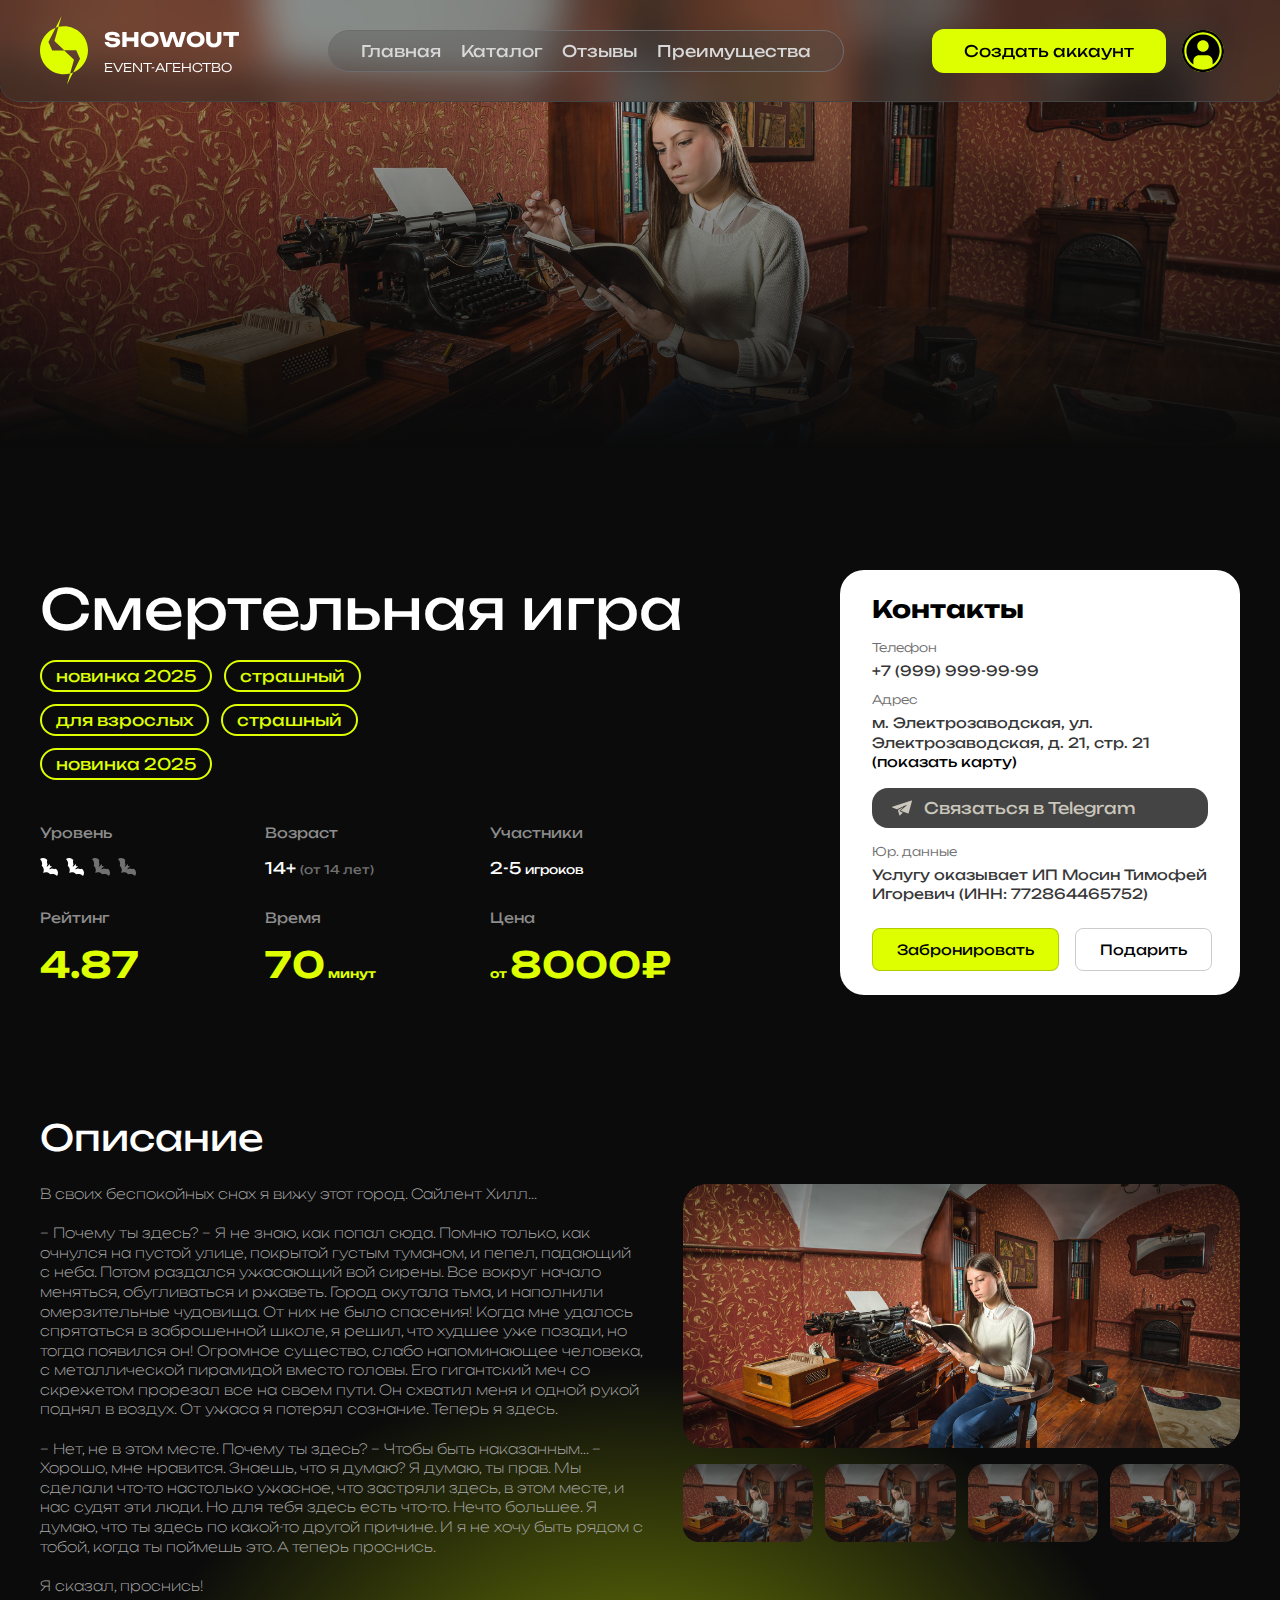
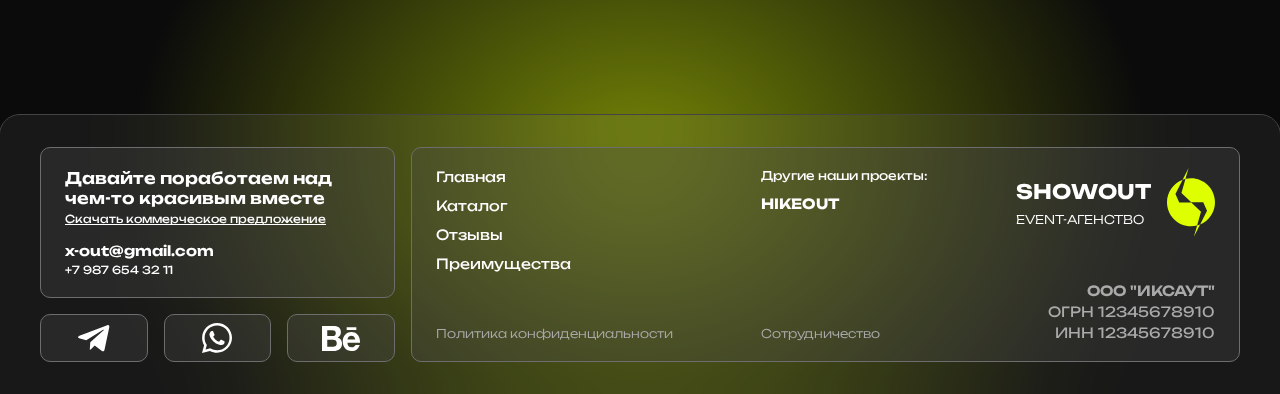
<file: services.html>
<!DOCTYPE html>
<html lang="ru">
    <head>
        <meta charset="UTF-8">
        <meta name="viewport" content="width=device-width, initial-scale=1.0">
        <title>ShowOut | Event-агенство полного цикла </title>
        <link rel="stylesheet" href="assets/css/style.css">
        <link rel="shortcut icon" href="assets/logo/favico.svg"
            type="image/x-icon">
    </head>
    <body>

        <!-- Header -->
        <header>
            <div class="header container">
                <a href="./index.html" class="logo">
                    <img src="assets/logo/Frame_5.svg" alt="Лого">
                    <div class="logo-txt">
                        <p class="logo-zag">SHOWOUT</p>
                        <p class="logo-opic">EVENT-АГЕНСТВО</p>
                    </div>
                </a>
                <nav class="menu">
                    <ul>
                        <li><a href="./index.html">Главная</a></li>
                        <li><a href="./catalog.html">Каталог</a></li>
                        <li><a
                                href="./index.html#reviews-anchor">Отзывы</a></li>
                        <li><a
                                href="./index.html#advantages">Преимущества</a></li>
                    </ul>
                </nav>
                <div class="buttons_header">
                    <button class="header_btn" onclick="showRegisterPopup()">
                        Создать аккаунт
                    </button>
                    <button class="header_circle_btn"
                        onclick="showLoginPopup()">
                        <svg width="42" height="42" viewBox="0 0 512 512"
                            fill="none" xmlns="http://www.w3.org/2000/svg">
                            <g clip-path="url(#clip0_84_388)">
                                <path
                                    d="M256 53.761C144.484 53.761 53.761 144.485 53.761 256C53.761 323.81 87.309 383.928 138.677 420.638V375.956C138.677 338.271 169.227 307.722 206.912 307.722H305.089C342.774 307.722 373.324 338.272 373.324 375.956V420.638C424.693 383.927 458.24 323.81 458.24 256C458.239 144.485 367.516 53.761 256 53.761ZM256 265.75C217.393 265.75 185.981 234.34 185.981 195.731C185.981 157.124 217.391 125.714 256 125.714C294.609 125.714 326.019 157.124 326.019 195.731C326.019 234.34 294.607 265.75 256 265.75Z"
                                    fill="black" />
                                <path
                                    d="M256 0C114.614 0 0 114.614 0 256C0 397.386 114.614 512 256 512C397.386 512 512 397.386 512 256C512 114.614 397.384 0 256 0ZM256 484.243C130.147 484.243 27.757 381.853 27.757 256C27.757 130.147 130.147 27.757 256 27.757C381.853 27.757 484.243 130.147 484.243 256C484.243 381.853 381.853 484.243 256 484.243Z"
                                    fill="black" />
                            </g>
                        </svg>

                    </button>
                    <div class="burger_block">
                        <input type="checkbox" name="burger" id="burger">
                        <label for="burger">
                            <span class="tripl"></span>
                        </label>
                        <nav class="menu">
                            <ul>
                                <li><a href="./index.html">Главная</a></li>
                                <li><a href="./catalog.html">Каталог</a></li>
                                <li><a
                                        href="./index.html#reviews-anchor">Отзывы</a></li>
                                <li><a
                                        href="./index.html#advantages">Преимущества</a></li>
                            </ul>
                        </nav>
                    </div>
                </div>

            </div>
        </header>
        <!-- Main -->
        <main>
            <!-- Background -->
            <div class="main">
                <!-- Banner -->
                <div class="banner services">
                    <img
                        src="assets/image/services/Sherlock_02-2000.jpg">
                </div>
                <!-- Информация -->
                <div class="services_pg_content container">
                    <div class="main_info_serv">
                        <div class="serv_title">
                            <h1>Смертельная игра</h1>
                            <div class="banner_btn_types">
                                <div class="banner_type">
                                    <p>новинка 2025</p>
                                </div>
                                <div class="banner_type">
                                    <p>страшный</p>
                                </div>
                                <div class="banner_type">
                                    <p>для взрослых</p>
                                </div>
                                <div class="banner_type">
                                    <p>страшный</p>
                                </div>
                                <div class="banner_type">
                                    <p>новинка 2025</p>
                                </div>
                            </div>
                        </div>

                        <div class="serv_characters">
                            <div class="character_card">
                                <p class="character_title">
                                    Уровень
                                </p>
                                <div class="types_range">
                                    <svg width="18" height="18"
                                        viewBox="0 0 18 18"
                                        fill="none"
                                        xmlns="http://www.w3.org/2000/svg">
                                        <path
                                            d="M16.4416 11.187C16.2658 11.0125 16.0781 10.8505 15.8798 10.702C14.6149 11.1623 13.2226 11.1264 11.983 10.6015C11.8529 10.5412 11.7093 10.5157 11.5663 10.5273C11.4234 10.5389 11.2858 10.5873 11.1671 10.6677C10.6634 11.0288 9.74684 11.5408 9.1886 10.9826L11.8084 8.36271C11.8439 8.32482 11.8665 8.27668 11.873 8.22517C11.8795 8.17367 11.8695 8.12144 11.8445 8.07594C11.8195 8.03044 11.7808 7.994 11.7339 7.97182C11.6869 7.94965 11.6342 7.94288 11.5832 7.95247C11.3853 7.98724 11.1036 8.07502 10.8156 8.13949C10.6844 8.16694 10.5484 8.16128 10.4199 8.123C10.2914 8.08473 10.1745 8.01505 10.0797 7.92026C9.98495 7.82547 9.91527 7.70855 9.87699 7.58008C9.83872 7.4516 9.83305 7.31562 9.86051 7.18441C9.92498 6.89635 10.0128 6.61469 10.0475 6.41683C10.0571 6.36582 10.0503 6.31308 10.0282 6.26614C10.006 6.2192 9.96956 6.18048 9.92406 6.15549C9.87856 6.13051 9.82633 6.12054 9.77482 6.12702C9.72332 6.13349 9.67518 6.15608 9.63728 6.19156L7.01744 8.8114C6.4592 8.25316 6.97122 7.33655 7.33226 6.83291C7.4127 6.71415 7.46107 6.57661 7.47268 6.43365C7.48429 6.29068 7.45875 6.14714 7.39854 6.01696C6.87364 4.77744 6.83773 3.3851 7.29803 2.12017C7.14954 1.92194 6.98748 1.73424 6.81303 1.55842C5.92995 0.670693 4.76047 0.125187 3.51282 0.0190398C2.26518 -0.0871077 1.02035 0.252993 0 0.978783C0.0686093 1.04195 0.136688 1.10585 0.20314 1.17251C1.05953 2.03175 1.65537 3.11573 1.92185 4.29923C2.18833 5.48274 2.11456 6.71748 1.70907 7.86084C1.88886 7.99967 2.05962 8.14981 2.22032 8.31034C3.00635 9.0992 3.52553 10.1145 3.70492 11.2136C3.88431 12.3126 3.7149 13.4403 3.22049 14.4382C3.19552 14.4859 3.18644 14.5404 3.19458 14.5936C3.20272 14.6469 3.22766 14.6961 3.26576 14.7342C3.30385 14.7723 3.35312 14.7973 3.40638 14.8054C3.45963 14.8136 3.5141 14.8045 3.56184 14.7795C4.66363 14.231 5.92162 14.0818 7.12113 14.3575C8.32065 14.6331 9.38733 15.3165 10.1392 16.2909C11.2825 15.8854 12.5173 15.8117 13.7008 16.0781C14.8843 16.3446 15.9682 16.9405 16.8275 17.7969C16.8941 17.8633 16.958 17.9314 17.0212 18C17.747 16.9796 18.0871 15.7348 17.981 14.4872C17.8748 13.2395 17.3293 12.07 16.4416 11.187Z"
                                            fill="#fff" />
                                    </svg>
                                    <svg width="18" height="18"
                                        viewBox="0 0 18 18"
                                        fill="none"
                                        xmlns="http://www.w3.org/2000/svg">
                                        <path
                                            d="M16.4416 11.187C16.2658 11.0125 16.0781 10.8505 15.8798 10.702C14.6149 11.1623 13.2226 11.1264 11.983 10.6015C11.8529 10.5412 11.7093 10.5157 11.5663 10.5273C11.4234 10.5389 11.2858 10.5873 11.1671 10.6677C10.6634 11.0288 9.74684 11.5408 9.1886 10.9826L11.8084 8.36271C11.8439 8.32482 11.8665 8.27668 11.873 8.22517C11.8795 8.17367 11.8695 8.12144 11.8445 8.07594C11.8195 8.03044 11.7808 7.994 11.7339 7.97182C11.6869 7.94965 11.6342 7.94288 11.5832 7.95247C11.3853 7.98724 11.1036 8.07502 10.8156 8.13949C10.6844 8.16694 10.5484 8.16128 10.4199 8.123C10.2914 8.08473 10.1745 8.01505 10.0797 7.92026C9.98495 7.82547 9.91527 7.70855 9.87699 7.58008C9.83872 7.4516 9.83305 7.31562 9.86051 7.18441C9.92498 6.89635 10.0128 6.61469 10.0475 6.41683C10.0571 6.36582 10.0503 6.31308 10.0282 6.26614C10.006 6.2192 9.96956 6.18048 9.92406 6.15549C9.87856 6.13051 9.82633 6.12054 9.77482 6.12702C9.72332 6.13349 9.67518 6.15608 9.63728 6.19156L7.01744 8.8114C6.4592 8.25316 6.97122 7.33655 7.33226 6.83291C7.4127 6.71415 7.46107 6.57661 7.47268 6.43365C7.48429 6.29068 7.45875 6.14714 7.39854 6.01696C6.87364 4.77744 6.83773 3.3851 7.29803 2.12017C7.14954 1.92194 6.98748 1.73424 6.81303 1.55842C5.92995 0.670693 4.76047 0.125187 3.51282 0.0190398C2.26518 -0.0871077 1.02035 0.252993 0 0.978783C0.0686093 1.04195 0.136688 1.10585 0.20314 1.17251C1.05953 2.03175 1.65537 3.11573 1.92185 4.29923C2.18833 5.48274 2.11456 6.71748 1.70907 7.86084C1.88886 7.99967 2.05962 8.14981 2.22032 8.31034C3.00635 9.0992 3.52553 10.1145 3.70492 11.2136C3.88431 12.3126 3.7149 13.4403 3.22049 14.4382C3.19552 14.4859 3.18644 14.5404 3.19458 14.5936C3.20272 14.6469 3.22766 14.6961 3.26576 14.7342C3.30385 14.7723 3.35312 14.7973 3.40638 14.8054C3.45963 14.8136 3.5141 14.8045 3.56184 14.7795C4.66363 14.231 5.92162 14.0818 7.12113 14.3575C8.32065 14.6331 9.38733 15.3165 10.1392 16.2909C11.2825 15.8854 12.5173 15.8117 13.7008 16.0781C14.8843 16.3446 15.9682 16.9405 16.8275 17.7969C16.8941 17.8633 16.958 17.9314 17.0212 18C17.747 16.9796 18.0871 15.7348 17.981 14.4872C17.8748 13.2395 17.3293 12.07 16.4416 11.187Z"
                                            fill="#fff" />
                                    </svg>
                                    <svg width="18" height="18"
                                        viewBox="0 0 18 18"
                                        fill="none"
                                        xmlns="http://www.w3.org/2000/svg">
                                        <path
                                            d="M16.4416 11.187C16.2658 11.0125 16.0781 10.8505 15.8798 10.702C14.6149 11.1623 13.2226 11.1264 11.983 10.6015C11.8529 10.5412 11.7093 10.5157 11.5663 10.5273C11.4234 10.5389 11.2858 10.5873 11.1671 10.6677C10.6634 11.0288 9.74684 11.5408 9.1886 10.9826L11.8084 8.36271C11.8439 8.32482 11.8665 8.27668 11.873 8.22517C11.8795 8.17367 11.8695 8.12144 11.8445 8.07594C11.8195 8.03044 11.7808 7.994 11.7339 7.97182C11.6869 7.94965 11.6342 7.94288 11.5832 7.95247C11.3853 7.98724 11.1036 8.07502 10.8156 8.13949C10.6844 8.16694 10.5484 8.16128 10.4199 8.123C10.2914 8.08473 10.1745 8.01505 10.0797 7.92026C9.98495 7.82547 9.91527 7.70855 9.87699 7.58008C9.83872 7.4516 9.83305 7.31562 9.86051 7.18441C9.92498 6.89635 10.0128 6.61469 10.0475 6.41683C10.0571 6.36582 10.0503 6.31308 10.0282 6.26614C10.006 6.2192 9.96956 6.18048 9.92406 6.15549C9.87856 6.13051 9.82633 6.12054 9.77482 6.12702C9.72332 6.13349 9.67518 6.15608 9.63728 6.19156L7.01744 8.8114C6.4592 8.25316 6.97122 7.33655 7.33226 6.83291C7.4127 6.71415 7.46107 6.57661 7.47268 6.43365C7.48429 6.29068 7.45875 6.14714 7.39854 6.01696C6.87364 4.77744 6.83773 3.3851 7.29803 2.12017C7.14954 1.92194 6.98748 1.73424 6.81303 1.55842C5.92995 0.670693 4.76047 0.125187 3.51282 0.0190398C2.26518 -0.0871077 1.02035 0.252993 0 0.978783C0.0686093 1.04195 0.136688 1.10585 0.20314 1.17251C1.05953 2.03175 1.65537 3.11573 1.92185 4.29923C2.18833 5.48274 2.11456 6.71748 1.70907 7.86084C1.88886 7.99967 2.05962 8.14981 2.22032 8.31034C3.00635 9.0992 3.52553 10.1145 3.70492 11.2136C3.88431 12.3126 3.7149 13.4403 3.22049 14.4382C3.19552 14.4859 3.18644 14.5404 3.19458 14.5936C3.20272 14.6469 3.22766 14.6961 3.26576 14.7342C3.30385 14.7723 3.35312 14.7973 3.40638 14.8054C3.45963 14.8136 3.5141 14.8045 3.56184 14.7795C4.66363 14.231 5.92162 14.0818 7.12113 14.3575C8.32065 14.6331 9.38733 15.3165 10.1392 16.2909C11.2825 15.8854 12.5173 15.8117 13.7008 16.0781C14.8843 16.3446 15.9682 16.9405 16.8275 17.7969C16.8941 17.8633 16.958 17.9314 17.0212 18C17.747 16.9796 18.0871 15.7348 17.981 14.4872C17.8748 13.2395 17.3293 12.07 16.4416 11.187Z"
                                            fill="#717171" />
                                    </svg>
                                    <svg width="18" height="18"
                                        viewBox="0 0 18 18"
                                        fill="none"
                                        xmlns="http://www.w3.org/2000/svg">
                                        <path
                                            d="M16.4416 11.187C16.2658 11.0125 16.0781 10.8505 15.8798 10.702C14.6149 11.1623 13.2226 11.1264 11.983 10.6015C11.8529 10.5412 11.7093 10.5157 11.5663 10.5273C11.4234 10.5389 11.2858 10.5873 11.1671 10.6677C10.6634 11.0288 9.74684 11.5408 9.1886 10.9826L11.8084 8.36271C11.8439 8.32482 11.8665 8.27668 11.873 8.22517C11.8795 8.17367 11.8695 8.12144 11.8445 8.07594C11.8195 8.03044 11.7808 7.994 11.7339 7.97182C11.6869 7.94965 11.6342 7.94288 11.5832 7.95247C11.3853 7.98724 11.1036 8.07502 10.8156 8.13949C10.6844 8.16694 10.5484 8.16128 10.4199 8.123C10.2914 8.08473 10.1745 8.01505 10.0797 7.92026C9.98495 7.82547 9.91527 7.70855 9.87699 7.58008C9.83872 7.4516 9.83305 7.31562 9.86051 7.18441C9.92498 6.89635 10.0128 6.61469 10.0475 6.41683C10.0571 6.36582 10.0503 6.31308 10.0282 6.26614C10.006 6.2192 9.96956 6.18048 9.92406 6.15549C9.87856 6.13051 9.82633 6.12054 9.77482 6.12702C9.72332 6.13349 9.67518 6.15608 9.63728 6.19156L7.01744 8.8114C6.4592 8.25316 6.97122 7.33655 7.33226 6.83291C7.4127 6.71415 7.46107 6.57661 7.47268 6.43365C7.48429 6.29068 7.45875 6.14714 7.39854 6.01696C6.87364 4.77744 6.83773 3.3851 7.29803 2.12017C7.14954 1.92194 6.98748 1.73424 6.81303 1.55842C5.92995 0.670693 4.76047 0.125187 3.51282 0.0190398C2.26518 -0.0871077 1.02035 0.252993 0 0.978783C0.0686093 1.04195 0.136688 1.10585 0.20314 1.17251C1.05953 2.03175 1.65537 3.11573 1.92185 4.29923C2.18833 5.48274 2.11456 6.71748 1.70907 7.86084C1.88886 7.99967 2.05962 8.14981 2.22032 8.31034C3.00635 9.0992 3.52553 10.1145 3.70492 11.2136C3.88431 12.3126 3.7149 13.4403 3.22049 14.4382C3.19552 14.4859 3.18644 14.5404 3.19458 14.5936C3.20272 14.6469 3.22766 14.6961 3.26576 14.7342C3.30385 14.7723 3.35312 14.7973 3.40638 14.8054C3.45963 14.8136 3.5141 14.8045 3.56184 14.7795C4.66363 14.231 5.92162 14.0818 7.12113 14.3575C8.32065 14.6331 9.38733 15.3165 10.1392 16.2909C11.2825 15.8854 12.5173 15.8117 13.7008 16.0781C14.8843 16.3446 15.9682 16.9405 16.8275 17.7969C16.8941 17.8633 16.958 17.9314 17.0212 18C17.747 16.9796 18.0871 15.7348 17.981 14.4872C17.8748 13.2395 17.3293 12.07 16.4416 11.187Z"
                                            fill="#717171" />
                                    </svg>
                                </div>
                            </div>
                            <div class="character_card">
                                <p class="character_title">
                                    Возраст
                                </p>
                                <p class="character_sub">14+ <span
                                        style="color: #717171; font-size: 12px;">(от
                                        14
                                        лет)</span></p>
                            </div>
                            <div class="character_card">
                                <p class="character_title">
                                    Участники
                                </p>
                                <p class="character_sub">2-5 <span
                                        style="font-size: 12px;">игроков</span></p>
                            </div>
                            <div class="character_card">
                                <p class="character_title">
                                    Рейтинг
                                </p>
                                <p class="character_green_sub">4.87</p>
                            </div>
                            <div class="character_card">
                                <p class="character_title">
                                    Время
                                </p>
                                <p class="character_green_sub">70<span
                                        style="font-size: 12px;">
                                        минут</span></p>
                            </div>
                            <div class="character_card price">
                                <p class="character_title">
                                    Цена
                                </p>
                                <p class="character_green_sub"><span
                                        style="font-size: 12px;">от </span>8000₽
                                </p>
                            </div>

                        </div>
                    </div>
                    <div class="contacts_serv">
                        <h2>Контакты</h2>
                        <div class="contacts_link">
                            <div class="link">
                                <p>Телефон</p>
                                <a href="tel:+79999999999">+7 (999)
                                    999-99-99</a>
                            </div>
                            <div class="link">
                                <p>Адрес</p>
                                <a href="#">м. Электрозаводская, ул.
                                    Электрозаводская, д. 21, стр. 21
                                    <span style="color: #000;">(показать
                                        карту)</span></a>
                            </div>
                        </div>
                        <a href="#" class="tg_btn">
                            <svg width="20" height="16" viewBox="0 0 20 16"
                                fill="none" xmlns="http://www.w3.org/2000/svg">
                                <path
                                    d="M0.266566 6.66216L19.5014 0.552177C19.7902 0.460086 20.0659 0.72477 19.986 1.01702L16.6207 13.3275C16.5612 13.5449 16.3275 13.6639 16.1166 13.5841L9.32114 11.0143C9.05391 10.9131 8.98781 10.5651 9.19959 10.3734L14.5305 5.54391C14.8582 5.24728 14.5045 4.72355 14.1066 4.91713L5.18264 9.2567C5.0849 9.30431 4.9718 9.30776 4.87124 9.26672L0.238057 7.38041C-0.0930862 7.24541 -0.0742891 6.77023 0.266566 6.66216ZM10.9587 7.70305C11.126 7.55771 10.9402 7.29584 10.7475 7.40547L6.49499 9.72749C6.11153 9.94582 5.93139 10.4013 6.06172 10.8229L7.37533 15.2448C7.44206 15.4688 7.72339 15.5412 7.88974 15.377L10.5116 12.8956C10.6188 12.7897 10.5846 12.609 10.4462 12.5501L7.72558 11.1944C7.57614 11.1198 7.54669 10.9197 7.66794 10.8053L10.9587 7.70305Z"
                                    fill="#CBC7BC" />
                            </svg>
                            <p>Связаться в Telegram</p>
                        </a>
                        <div class="contacts_link">
                            <div class="link">
                                <p>Юр. данные</p>
                                <a href="#">Услугу оказывает ИП Мосин Тимофей
                                    Игоревич (ИНН: 772864465752)</a>
                            </div>
                        </div>
                        <div class="contact_btn_serv">
                            <button
                                class="btn_green_serv btn_serv">
                                Забронировать
                            </button>
                            <a href="#" class="btn_white_serv btn_serv">
                                Подарить
                            </a>
                        </div>
                    </div>
                </div>
                <div class="serv_description container">
                    <h2>Описание</h2>
                    <div class="description_block">
                        <p class="description_content">
                            В своих беспокойных снах я вижу этот город. Сайлент
                            Хилл...
                            <br><br>
                            – Почему ты здесь? – Я не знаю, как попал сюда.
                            Помню
                            только, как очнулся на пустой улице, покрытой густым
                            туманом, и пепел, падающий с неба. Потом раздался
                            ужасающий вой сирены. Все вокруг начало меняться,
                            обугливаться и ржаветь. Город окутала тьма, и
                            наполнили
                            омерзительные чудовища. От них не было спасения!
                            Когда
                            мне удалось спрятаться в заброшенной школе, я решил,
                            что
                            худшее уже позади, но тогда появился он! Огромное
                            существо, слабо напоминающее человека, с
                            металлической
                            пирамидой вместо головы. Его гигантский меч со
                            скрежетом
                            прорезал все на своем пути. Он схватил меня и одной
                            рукой поднял в воздух. От ужаса я потерял сознание.
                            Теперь я здесь. <br><br> – Нет, не в этом месте.
                            Почему
                            ты
                            здесь?
                            – Чтобы быть наказанным... – Хорошо, мне нравится.
                            Знаешь, что я думаю? Я думаю, ты прав. Мы сделали
                            что-то
                            настолько ужасное, что застряли здесь, в этом месте,
                            и
                            нас судят эти люди. Но для тебя здесь есть что-то.
                            Нечто
                            большее. Я думаю, что ты здесь по какой-то другой
                            причине. И я не хочу быть рядом с тобой, когда ты
                            поймешь это. А теперь проснись.
                            <br><br>Я сказал, проснись!
                        </p>
                        <div class="gallery">
                            <img class="main_img"
                                src="assets/image/services/Sherlock_02-2000.jpg">
                            <div class="gallery_grid">
                                <div class="img_btn">
                                    <img
                                        src="assets/image/services/Sherlock_02-2000.jpg">
                                </div>
                                <div class="img_btn">
                                    <img
                                        src="assets/image/services/Sherlock_02-2000.jpg">
                                </div>
                                <div class="img_btn">
                                    <img
                                        src="assets/image/services/Sherlock_02-2000.jpg">
                                </div>
                                <div class="img_btn">
                                    <img
                                        src="assets/image/services/Sherlock_02-2000.jpg">
                                </div>
                            </div>
                        </div>
                    </div>

                </div>
            </div>
        </main>

        <!-- Footer -->
        <footer>
            <div class="footer container">
                <div class="content-1">
                    <div class="contacts">
                        <div class="kp">
                            <p>Давайте поработаем над
                                чем-то красивым вместе</p>
                            <a class="hov-a" href>Скачать коммерческое
                                предложение</a>
                        </div>
                        <div class="num">
                            <a href="mailto:x-out@gmail.com"
                                class="mail hov-a">x-out@gmail.com</a>
                            <a href="tel:+79876543211"
                                class="telef hov-a">+7
                                987
                                654 32 11</a>
                        </div>
                    </div>
                    <div class="social-net">
                        <a href class="net">
                            <svg width="32" height="27" viewBox="0 0 32 27"
                                fill="white"
                                xmlns="http://www.w3.org/2000/svg">
                                <path
                                    d="M31.2412 2.3914L26.5132 24.6888C26.1562 26.2622 25.2262 26.6539 23.9046 25.913L16.7001 20.6042L13.2243 23.948C12.8393 24.3329 12.5181 24.6541 11.7762 24.6541L12.2943 17.3175L25.6459 5.25285C26.2267 4.73584 25.5194 4.44824 24.7439 4.96637L8.23771 15.3603L1.13164 13.1355C-0.413789 12.6532 -0.441765 11.5901 1.45393 10.8482L29.2482 0.139841C30.5351 -0.342477 31.6609 0.425202 31.2412 2.3914Z" />
                            </svg>
                        </a>
                        <a href class="net">
                            <svg width="30" height="30" viewBox="0 0 30 30"
                                fill="white"
                                xmlns="http://www.w3.org/2000/svg">
                                <path fill-rule="evenodd"
                                    clip-rule="evenodd"
                                    d="M25.6292 4.35943C24.2424 2.97198 22.5949 1.87253 20.7815 1.12436C18.9681 0.3762 17.0246 -0.00589715 15.0629 6.87987e-05C6.83035 6.87987e-05 0.128571 6.66836 0.125223 14.8661C0.121581 17.4764 0.809661 20.0412 2.11942 22.2991L0 30L7.91851 27.9328C10.1104 29.1202 12.564 29.7417 15.0569 29.7408H15.0629C23.2948 29.7408 29.9959 23.0719 30 14.8748C30.0049 12.9198 29.6211 10.9834 28.8707 9.17813C28.1204 7.37288 27.0185 5.73488 25.6292 4.35943ZM15.0629 27.2317H15.0576C12.8353 27.2324 10.6534 26.6376 8.73883 25.5094L8.28548 25.2415L3.5866 26.4683L4.84084 21.9087L4.54553 21.44C3.30293 19.4727 2.64458 17.193 2.64709 14.8661C2.64709 8.05384 8.21919 2.51122 15.0676 2.51122C18.3529 2.50536 21.5059 3.80466 23.8333 6.12335C26.1606 8.44204 27.4717 11.5902 27.4781 14.8755C27.4754 21.6884 21.906 27.2317 15.0629 27.2317ZM21.8725 17.9779C21.4995 17.7918 19.6627 16.8931 19.3225 16.7692C18.9823 16.6453 18.7312 16.5831 18.4828 16.9554C18.2343 17.3277 17.5185 18.1607 17.3009 18.4119C17.0832 18.663 16.8656 18.6904 16.4926 18.5043C16.1196 18.3181 14.9163 17.9264 13.4906 16.6607C12.381 15.6757 11.6323 14.4596 11.4147 14.088C11.1971 13.7163 11.3913 13.5148 11.5781 13.3299C11.7462 13.1632 11.9511 12.896 12.1379 12.6791C12.3248 12.4621 12.387 12.3067 12.5109 12.059C12.6348 11.8112 12.5732 11.5942 12.4801 11.4087C12.387 11.2233 11.6404 9.39447 11.3297 8.65049C11.0263 7.92594 10.719 8.02438 10.4899 8.013C10.2723 8.00228 10.0212 7.9996 9.77409 7.9996C9.58519 8.00452 9.39934 8.04833 9.22813 8.12829C9.05691 8.20825 8.90403 8.32264 8.779 8.46434C8.43682 8.83666 7.47253 9.73665 7.47253 11.5634C7.47253 13.3902 8.81182 15.1581 8.99664 15.4058C9.18146 15.6536 11.6283 19.4056 15.3723 21.0148C16.0675 21.3125 16.7779 21.5736 17.5004 21.7969C18.3944 22.0795 19.208 22.04 19.8509 21.9442C20.568 21.8377 22.0607 21.0456 22.3707 20.1777C22.6808 19.3098 22.6814 18.5665 22.5884 18.4119C22.4953 18.2572 22.2462 18.1634 21.8725 17.9779Z" />
                            </svg>
                        </a>
                        <a href class="net">
                            <svg width="38" height="25" viewBox="0 0 35 23"
                                fill="white"
                                xmlns="http://www.w3.org/2000/svg">
                                <path fill-rule="evenodd"
                                    clip-rule="evenodd"
                                    d="M22.7139 3.74579H31.6168V1.16797H22.7139V3.74579ZM27.1024 8.92304C25.1164 8.92304 23.6081 10.1671 23.4628 12.4658H30.5879C30.105 9.73768 28.9064 8.92304 27.1024 8.92304ZM27.3806 19.5851C29.2144 19.5851 30.5599 18.4138 30.8347 17.4271H34.6912C33.5888 20.9958 31.3123 23 27.2249 23C22.0088 23 19.0814 19.2489 19.0814 14.2713C19.0814 2.54931 35.8093 2.12905 34.9694 15.3659H23.4628C23.5748 18.0538 24.6719 19.5851 27.3806 19.5851ZM10.0263 19.0693C12.1312 19.0693 13.6046 18.2506 13.6046 16.0414C13.6046 13.75 12.3027 12.7561 10.1172 12.7561H4.8434V19.0693H10.0263ZM9.74804 9.31006C11.4996 9.31006 12.7087 8.48569 12.7087 6.57069C12.7087 4.55338 11.3018 3.93066 9.37883 3.93066H4.8434V9.31006H9.74804ZM10.3657 0C14.5144 0 17.3981 1.38654 17.3981 5.70076C17.3981 7.83686 16.5494 9.42874 14.406 10.5014C17.1496 11.3255 18.448 13.4893 18.448 16.3326C18.448 20.846 14.9081 23 10.6737 23H0V0H10.3657Z" />
                            </svg>
                        </a>
                    </div>
                </div>
                <div class="content-2">
                    <div class="foot-1 foot">
                        <nav class="menu-2">
                            <ul>
                                <li><a href="/index.html">Главная</a></li>
                                <li><a href="/catalog.html">Каталог</a></li>
                                <li><a
                                        href="/index.html#reviews-anchor">Отзывы</a></li>
                                <li><a
                                        href="/index.html#advantages">Преимущества</a></li>
                            </ul>
                        </nav>
                        <a href class="privacy hov-wh">Политика
                            конфиденциальности</a>
                    </div>
                    <div class="foot-2 foot">
                        <div class="project">
                            <p>Другие наши проекты:</p>
                            <a href class="hov-a">HIKEOUT</a>
                        </div>

                        <a href class="privacy hov-wh">Сотрудничество</a>
                    </div>
                    <div class="foot-3 foot">
                        <div class="logo">
                            <img src="assets/logo/Frame_5.svg" alt="Лого">
                            <div class="logo-txt">
                                <p class="logo-zag">SHOWOUT</p>
                                <p class="logo-opic">EVENT-АГЕНСТВО</p>
                            </div>
                        </div>

                        <div class="org">
                            <p>ООО "ИКСАУТ"</p>
                            <p class="inn">ОГРН 12345678910</p>
                            <p class="inn">ИНН 12345678910</p>
                        </div>
                    </div>
                </div>
            </div>
        </footer>
        <div id="popup-overlay">
            <div id="register-popup" class="popup">
                <h2>Создать аккаунт</h2>
                <form action="submit">
                    <input type="text" name="reg_name" id="reg_name"
                        placeholder="Ваше имя*">
                    <input type="email" name="reg_email" id="reg_email"
                        placeholder="Ваш email*">
                    <input type="password" name="reg_password" id="reg_password"
                        placeholder="Пароль*">
                    <input type="password" name="reg_password_repeat"
                        id="reg_password_repeat"
                        placeholder="Подтвержденеие пароля*">
                    <div class="checkbox">
                        <input type="checkbox" name="reg_checkbox"
                            id="reg_checkbox"
                            checked>
                        <label for="reg_checkbox">Я согласен(а) на обработку
                            персональных данных</label>
                    </div>
                    <input type="submit" class="submit"
                        value="Зарегестрироваться">
                </form>
                <p class="dop_info">Уже есть аккаунт? <span
                        onclick="showLoginPopup()"
                        style="text-decoration: underline; cursor: pointer;">Войти</span></p>
                <button class="close" onclick="hidePopup()">
                    ×
                </button>
            </div>
            <div id="login-popup" class="popup">
                <h2>Авторизация</h2>
                <form action="submit">
                    <input type="email" name="email" id="email"
                        placeholder="Ваш email">
                    <input type="password" name="password" id="password"
                        placeholder="Пароль">
                    <input type="submit" class="submit"
                        value="Войти в аккаунт">
                </form>
                <p class="dop_info"><span onclick="showRegisterPopup()"
                        style="text-decoration: underline; cursor: pointer;">Создать
                        новый
                        аккаунт</span></p>

                <button class="close" onclick="hidePopup()">
                    ×
                </button>
            </div>
        </div>
        <img class="back-foot" src="assets/image/back-foot.svg"
            alt="Фон-подвал">
        <script src="assets/js/script.js"></script>

    </body>
</html>
</file>
<file: assets/css/style.css>
* {

    list-style: none;
    text-decoration: none;
    margin: 0;
    padding: 0;
    box-sizing: border-box;
    font-family: 'Unbounded';
    transition: all 0.1s ease-in-out;
    -moz-user-select: none;
    -webkit-user-select: none;
    -ms-user-select: none;
    -o-user-select: none;
    user-select: none;
    scroll-behavior: smooth;
    scroll-padding-top: 120px;
}

img {
    pointer-events: none;
}

a {
    color: #fff;
}

@font-face {
    font-family: Unbounded;
    src: url('../fonts/Unbounded.ttf');
}

body {
    background-color: #0B0B0B;
    position: relative;
}


.container {
    max-width: 1200px;
    margin: 0 auto;
}

/* Header */
header {
    position: fixed;
    width: 100%;
    max-width: 1440px;
    background-color: #7A7A7A20;
    padding: 16px 24px;
    border-radius: 0 0 20px 20px;
    outline: 1px solid #444444;
    backdrop-filter: blur(20px);
    z-index: 999;
    left: 50%;
    /* Центрируем по горизонтали */
    transform: translateX(-50%);
    /* Сдвигаем на половину ширины хэдра */
}

.hover-btn:hover {
    background-color: #161616;

    outline: 2px solid #DDFF00;
    outline-offset: -2px;
    color: #DDFF00;
}

.hover-btn {
    transition: all 0.2s ease-in-out;
}

.center {
    align-items: center;
    justify-content: center;
}

.header {

    display: flex;
    justify-content: space-between;
    align-items: center;
}

.logo {
    display: flex;
    gap: 16px;
    align-items: center;
    color: #fff;
}

.logo-zag {
    font-size: 20px;
    font-weight: bold;
}

.logo-opic {
    font-size: 12px;
    font-weight: 300;
}

.logo-txt {
    display: flex;
    flex-direction: column;
    gap: 8px;
}

.menu ul {
    display: flex;
    padding: 10px 32px;
    gap: 20px;
    background-color: #4E4E4E50;
    border-radius: 40px;
    border: 1px solid #6D6D6D;
}

.menu a {
    color: #D8D8D8;
}


.menu li:hover a {
    color: #ffffff;
}

.social {
    display: flex;
    gap: 16px;
}

.social a:hover svg {
    fill: #ffffff;
}

/* ФОН */

.back-1 {
    position: absolute;
    top: -900px;
    left: -640px;
    z-index: -10;
}

.back-2 {
    position: absolute;
    top: -10px;
    left: 50%;
    transform: translateX(-50%);
    z-index: -9;
}

.back-osn {
    position: absolute;
    top: 200px;
    left: 50%;
    transform: translateX(-50%);
    z-index: -1;
}

/* Main */

.main {
    display: flex;
    flex-direction: column;
    gap: 120px;
}

/* Баннер */

.banner {
    width: 100%;
    max-width: 1200px;
    margin-top: 320px !important;
    display: flex;
    align-items: flex-start;
    justify-content: space-between;
    gap: 36px;
    position: relative;
    margin: 0 auto;
}

.banner.catalog {
    margin-top: 200px !important;
    align-items: flex-end;
}

.info_ctg {
    width: 355px;
    text-align: right;
    color: #CBC7BC;
    font-weight: 300;
}

.banner-content {
    width: 860px;
    gap: 36px;
    display: flex;
    flex-direction: column;
}

h1 {
    font-size: 48px;
    color: #fff;
    flex-wrap: wrap;
    font-weight: 300;
    line-height: 1.1;
}

.h1-main {
    font-size: 96px;
    font-weight: 400;
}

.banner p {
    color: #D8D8D8;
    font-weight: 200;
    font-size: 18px;
    text-align: left;
}

.banner a {
    width: fit-content;
    padding: 12px 16px;
    background-color: #DDFF00;
    border-radius: 10px;
    color: #000;
    font-size: 18px;
    font-weight: 400;
}

.banner_btn_types {
    width: 460px;
    min-width: 460px;
    display: flex;
    flex-wrap: wrap;
    gap: 12px;
    justify-content: end;
}

.banner_type {
    color: #fff;
    font-weight: 400;
    display: flex;
    gap: 8px;
    border-radius: 16px;
    padding: 12px 24px;
    border: 2px solid #DDFF00;
}

/* Услуги */
.services {
    width: 100%;
    display: flex;
    flex-direction: column;
    gap: 48px !important;
}

.services_list {
    display: grid;
    grid-template-columns: repeat(3, 1fr);
    gap: 32px;
}

.services_card {
    position: relative;
    display: flex;
    flex-direction: column;
    gap: 16px;
    border-radius: 24px;
    overflow: hidden;
    border: 1px solid #444;
    background-color: #161616;
}

.services_card img {
    border-radius: 24px;
    height: 240px;
    object-fit: cover;
}

.serv_type {
    position: absolute;
    width: fit-content;
    background-color: #DDFF00;
    color: #000;
    padding: 8px 14px;
    border-radius: 8px;
    top: 24px;
    left: 24px;
}

.serv_card_content {
    display: flex;
    flex-direction: column;
    gap: 16px;
    padding: 0px 24px 24px 24px;
}

.serv_card_content h3 {
    color: #fff;
    font-size: 24px;
    font-weight: 400;
}

.serv_btn {
    display: flex;
    align-items: center;
    justify-content: space-between;
}

.btn {
    width: fit-content;
    padding: 12px 16px;
    background-color: #DDFF00;
    border-radius: 12px;
    color: #000;
    font-size: 14px;
    font-weight: 400;
}

.parametr {
    color: #444;
}

.types_range {
    display: flex;
    gap: 8px;
}

.services_filter {
    display: flex;
    flex-wrap: wrap;
    justify-content: space-between;
    gap: 32px;
}

button {
    cursor: pointer;
}

.search {
    background-color: #E8E8E8;
    color: #444444;
    padding: 16px 24px;
    border-radius: 64px;
    width: 340px;
    outline: none;
    border: none;
    position: relative;
}

.search_block {
    position: relative;
}

.search_block::before {
    content: '';
    background-image: url(../image/loop.png);
    background-size: contain;
    opacity: 0.6;
    width: 20px;
    height: 20px;
    position: absolute;
    top: 50%;
    transform: translateY(-50%);
    right: 16px;
    color: #000;
    z-index: 2;
}

.services_content {
    display: flex;
    flex-direction: column;
    gap: 36px;
}

.filter_select {
    -webkit-appearance: none;
    background-color: #E8e8e8;
    padding: 16px 24px;
    border-radius: 64px;
    border: none;
    outline: none;
    font-size: 16px;
    cursor: pointer;
}

.filter_select.active {
    background-color: #DDFF00;
}

.main_filter {
    display: flex;
    gap: 16px;
}

.asc_filter {
    width: 175px;
    background: transparent;
    font-size: 16px;
    color: #fff;
    border: none;
    outline: none;
}

.asc_filter option {
    background: #000;
}

.sort {
    width: 40%;
}

.card_ya {
    display: flex;
    align-items: center;
    gap: 8px;
}

/* Преимущества */
.block {
    overflow: hidden !important;
    display: flex;
    flex-direction: column;
    gap: 36px;
    align-items: center;
}

.title-obj {
    display: flex;
    flex-direction: column;
    gap: 8px;
    max-width: 600px;
    align-items: center;
}

.title-name {
    display: flex;
    gap: 8px;
    align-items: center;
    color: #DDFF00;
    font-size: 14px;
    font-weight: 400;
}

.title-desc h2 {
    color: #E8E8E8;
    font-size: 24px;
    text-align: center;
    font-weight: 400;
}

.adv-content {
    display: flex;
    flex-wrap: wrap;
    gap: 24px;
}


.adv-card {
    background: rgb(29, 29, 29);
    background: linear-gradient(180deg, rgba(29, 29, 29, 1) 0%, rgba(20, 20, 20, 1) 100%);
    padding: 24px 32px;
    display: flex;
    flex-direction: column;
    gap: 48px;
    border-radius: 20px;
    border: 1px solid #353535;
    width: 384px;
    transition: all 0.4s ease-in-out;
    align-items: center;
}

.adv-card:hover {
    border: 1px solid #DDFF00;
}

.adv-card:hover h4 {
    color: #fff;
}

.adv-card:hover .card-img {
    transform: scale(1.05);
}

.card-img {
    margin: 0 auto;
    transition: all 0.2s ease-in-out;
    width: 100%;
    height: auto;
    max-width: 100%;

    display: flex;
    align-items: center;
    justify-content: center;
}

.adv-card h4 {
    color: #A7A7A7;
    font-size: 18px;
    font-weight: 500;
    text-align: left;
}

.card-content {
    display: flex;
    flex-direction: column;
    gap: 16px;
}

.card-content p {
    font-size: 14px;
    color: #575757;
    font-weight: 300;
}

.card-2 {
    flex-direction: row-reverse;
    width: 588px;
    align-items: center;
}




/* Отзывы */

.reviews-content {
    display: flex;
    gap: 24px;
    width: 100%;
}

.reviews-card {
    padding: 24px;
    display: flex;
    flex-direction: column;
    gap: 16px;
    background-color: #161616;
    border: 1px solid #444444;
    border-radius: 20px;
    color: #A4A4A4;
    min-height: 0;
    height: auto;
    transition: border 0.3s ease-in-out, color 0.1s ease-in-out;
}

.reviews-card:hover {
    border: 1px solid #DDFF00;
    color: #fff;
}


.person-rev {
    display: flex;
    gap: 16px;
    align-items: center;
}

.person-name {
    display: flex;
    flex-direction: column;
    gap: 4px;
}

.per-img {
    width: 46px;
    height: 46px;
    border-radius: 100%;
    border: 1px solid #444;
}

.per-img img {
    object-fit: cover;
    width: 100%;
    height: 100%;
    border-radius: 100%;
}

.name-per {
    font-size: 14px;
    font-weight: 400;
    color: #E9E9E9;
}

.company-per {
    font-size: 14px;
    transition: all 0.1s ease-in-out;
}

.reviews-card:hover .company-per {
    color: #DDFF00;
}

.reviews-txt {
    font-size: 12px;
    font-weight: 300;
    line-height: 1.3;
}

.reviews-date {
    font-size: 14px;
    color: #E9E9E9;
    font-weight: 300;
}

.rev-block {
    display: flex;
    flex-direction: column;
    gap: 24px;
    width: 100%;
}


/* Footer */

footer {
    background-color: #7A7A7A20;
    padding: 32px 24px;
    max-width: 1440px;
    border-radius: 20px 20px 0 0;
    margin: 0 auto;
    outline: 1px solid #444444;
    backdrop-filter: blur(40px);
    margin-top: 120px;
}

.back-foot {
    position: absolute;
    bottom: 0px;
    left: 50%;
    transform: translateX(-50%);
    z-index: -10;
}

.footer {
    display: flex;
    gap: 16px;
}

.content-1 {
    display: flex;
    flex-direction: column;
    gap: 16px;
    width: 30%;
}

.contacts {
    display: flex;
    flex-direction: column;
    padding: 20px 24px;
    gap: 16px;
    background-color: #4E4E4E50;
    border-radius: 10px;
    border: 1px solid #6D6D6D;
    color: #fff;
}

.content-2 {
    width: 70%;
    display: flex;
    padding: 20px 24px;
    gap: 60px;
    justify-content: space-between;
    background-color: #4E4E4E50;
    border-radius: 10px;
    border: 1px solid #6D6D6D;
    color: #fff;
}

.social-net {
    display: flex;
    gap: 16px;
}

.net {
    width: 33%;
    display: flex;
    padding: 8px 20px;
    justify-content: center;
    align-items: center;
    gap: 16px;
    background-color: #4E4E4E50;
    border-radius: 10px;
    border: 1px solid #6D6D6D;
    color: #fff;
}

.net img {
    height: 30px;
}

.kp {
    display: flex;
    flex-direction: column;
    gap: 4px;
}

.kp p {
    font-size: 16px;
    font-weight: 600;
}

.kp a {
    font-size: 11px;
    font-weight: 400;
    text-decoration: underline;
}

.num {
    display: flex;
    flex-direction: column;
    gap: 4px;
}

.mail {
    font-size: 14px;
    font-weight: 600;
}

.telef {
    font-size: 11px;
    font-weight: 400;
}

.menu-2 ul {
    display: flex;
    flex-direction: column;
    gap: 12px;
    font-size: 14px;
}

.foot {
    display: flex;
    flex-direction: column;
    justify-content: space-between;
}

.privacy {
    font-size: 12px;
    font-weight: 300;
    color: #AAAAAA;
}

.project {
    display: flex;
    flex-direction: column;
    gap: 12px;
}

.project p {
    font-size: 12px;
    font-weight: 400;
}

.project a {
    font-size: 14px;
    font-weight: bold;
}

.foot .logo {
    flex-direction: row-reverse;
}

.org {
    text-align: right;
    color: #AAAAAA;
    font-size: 14px;
    font-weight: 600;
    display: flex;
    flex-direction: column;
    gap: 4px;
}

.inn {
    font-weight: 400;
}

.hov-a {
    transition: all 0.2s ease-in-out;
}

.hov-a:hover {
    color: #DDFF00;
}

.net:hover {
    border: 1px solid #DDFF00;
}

.net:hover svg {
    fill: #DDFF00;
}

.menu-2 li:hover a {
    color: #DDFF00;
}

.hov-wh {
    transition: all 0.2s ease-in-out;
}

.hov-wh:hover {
    color: #fff;
}

/* services_page */
.banner.services {
    width: 100%;
    max-width: 100%;
    margin: 0 !important;
    padding: 0;
}

.banner.services img {
    width: 100%;
    height: 50vh;
    object-fit: cover;
    mask-image: linear-gradient(180deg, #fff 0%, transparent 100%);
    object-position: center center;
}

.services_pg_content {
    width: 100%;
    display: flex;
    justify-content: space-between;
}

.main_info_serv {
    display: flex;
    flex-direction: column;
    justify-content: space-between;
}

.serv_title {
    display: flex;
    flex-direction: column;
    gap: 12px;
    align-items: flex-start;
}

.serv_title h1 {
    line-height: 140%;
    font-size: 56px;
    font-weight: 400;
}

.services_pg_content .banner_btn_types {
    justify-content: flex-start;
    width: 500px;
}

.services_pg_content .banner_type {
    padding: 4px 14px;
    color: #DDFF00;
}

.contacts_serv {
    width: 400px;
    background-color: #fff;
    border-radius: 24px;
    padding: 24px 32px;
    display: flex;
    flex-direction: column;
    gap: 16px;
}

.contacts_link {
    display: flex;
    flex-direction: column;
    gap: 12px;
    color: #717171;
    font-size: 12px;
    line-height: 140%;
    font-weight: 300;
}

.contacts_link a {
    color: #373737;
    font-weight: 400;
    line-height: 140%;
    font-size: 14px;
}

.contacts_link .link {
    display: flex;
    flex-direction: column;
    gap: 4px;
}

.tg_btn {
    display: flex;
    align-items: center;
    background-color: #444444;
    color: #CBC7BC;
    border-radius: 16px;
    padding: 10px 20px;
    gap: 12px;
}

.contact_btn_serv {
    margin-top: 8px;
    display: flex;
    justify-content: space-between;
    gap: 16px;
}

.btn_serv {
    padding: 12px 24px;
    border-radius: 8px;
    border: 1px solid #00000033;
    color: #000;
    font-size: 14px;
}

.btn_green_serv {
    background-color: #DDFF00;
}

.serv_characters {
    display: grid;
    gap: 32px;
    grid-template-columns: repeat(3, 1fr);
}

.character_card {
    width: 140px;
    display: flex;
    flex-direction: column;
    gap: 16px;
}

.character_title {
    color: #8D8D8D;
    line-height: 120%;
    font-size: 14px;
}

.character_sub {
    color: #fff;
}

.character_green_sub {
    font-size: 36px;
    line-height: 120%;
    color: #DDFF00;
    font-weight: 600;
}

.character_card.price {
    flex-wrap: nowrap;
    white-space: nowrap;
}

.serv_description {
    width: 100%;
    display: flex;
    flex-direction: column;
    gap: 24px;
}

.serv_description h2 {
    color: #fff;
    font-size: 36px;
    font-weight: 400;
}

.description_block {
    gap: 40px;
    display: flex;
    justify-content: space-between;
}

.description_content {
    color: #aaa;
    font-weight: 200;
    font-size: 14px;
    line-height: 140%;
}

.gallery {
    display: flex;
    flex-direction: column;
    gap: 16px;
    min-width: 557px;
}

.gallery img {
    width: 100%;
    height: 100%;
    object-fit: cover;
}

img.main_img {
    width: 100%;
    height: 264px;
    border-radius: 24px;
}

.gallery_grid {
    display: flex;
    flex-wrap: nowrap;
    gap: 12px;
}

.img_btn {
    width: 100%;
    height: 78px;
    border-radius: 16px;
    overflow: hidden;
    background-color: #171717;
}

.img_btn img {
    opacity: 0.6;
}

#popup-overlay {
    position: fixed;
    top: 0;
    left: 0;
    width: 100%;
    height: 100%;
    background-color: #2c320040;
    display: none;
}

#popup-overlay.show {
    display: block;
    opacity: 1;
    visibility: visible;
}

.popup {
    display: flex;
    flex-direction: column;
    gap: 24px;
    width: 432px;
    position: absolute;
    top: 50%;
    left: 50%;
    transform: translate(-50%, -50%);
    background-color: #92929250;
    padding: 32px;
    border-radius: 24px;
    box-shadow: 0 2px 10px rgba(0, 0, 0, 0.1);
    backdrop-filter: blur(10px);
}

.popup h2 {
    color: #fff;
    font-size: 24px;
    font-weight: 400;
}

.popup form {
    display: flex;
    flex-direction: column;
    align-items: flex-start;
    gap: 16px;
}

.popup form input {
    width: 100%;
    background-color: #fff;
    padding: 12px 16px;
    border-radius: 16px;
    outline: none;
    border: none;
    line-height: 150%;
    font-weight: 300;
}

.popup form input.submit {
    background-color: #DDFF00;
    border-radius: 64px;
    padding: 20px 0;
    font-weight: 400;
    font-size: 18px;
    cursor: pointer;
    transition: all 0.2s ease-in-out;
}

.popup form input.submit:hover {
    background-color: transparent;
    color: #DDFF00;
    box-shadow: inset 0 0 0 2px #DDFF00;
}

.dop_info {
    text-align: center;
    font-size: 12px;
    color: #EEEEE9;
    font-weight: 200;
}

.header_btn {
    background-color: #DDFF00;
    border-radius: 12px;
    padding: 12px 32px;
    font-size: 16px;
    border: none;
    outline: none;
    transition: all 0.2s ease-in-out;
}

.header_btn:hover {
    box-shadow: inset 0 0 0 2px #DDFF00;
    background-color: #32323233;
    color: #DDFF00;
}

.checkbox {
    margin-top: 8px;
    display: flex;
    color: #fff;
    gap: 8px;
    align-items: center;
    font-size: 11px;
    font-weight: 200;
}

.checkbox input {
    width: 16px !important;
    height: 16px;
}

.close {
    background-color: transparent;
    position: absolute;
    top: 24px;
    right: 24px;
    border: none;
    outline: none;
    color: #fff;
    font-size: 32px;
}

.header_circle_btn {
    background: #DDFF00;
    outline: none;
    border: none;
    width: 42px;
    height: 42px;
    border-radius: 50%;
    display: flex;
    align-items: center;
    justify-content: center;
    transition: all 0.2s ease-in-out;
}

.header_circle_btn:hover {
    background: transparent;
}

.header_circle_btn:hover svg path {
    fill: #DDFF00;
}

.buttons_header {
    display: flex;
    gap: 16px;
    align-items: center;
}

@media(max-width:1024px) {

    .back-foot {
        display: none;
    }

    body {
        overflow-x: hidden;
    }

    .banner_btn_types {
        display: none;
    }

    .header_btn {
        display: none;
    }

    .container {
        padding: 0 20px;
    }

    .menu ul {
        gap: 20px;
    }

    .banner-content {
        width: 80%;
    }

    .services_list {
        grid-template-columns: repeat(2, 1fr);
        gap: 20px;
    }

    .adv-content {
        grid-template-columns: repeat(2, 1fr);
    }

    .reviews-content {
        display: grid;
        grid-template-columns: repeat(2, 1fr) !important;
    }

    .footer .content-2 {
        grid-template-columns: repeat(2, 1fr);
    }
}

@media(max-width:768px) {
    .card-2 {
        flex-direction: column;
        width: 100% !important;
    }

    .block {
        padding: 16px;
    }

    .banner.services {
        padding: 0 !important;
    }

    .main_filter {
        display: flex;
        flex-wrap: wrap;
        gap: 16px;
    }

    .main_filter select {
        width: fit-content;
    }


    .banner {
        width: 100%;
        max-width: 1200px;
        padding-top: 320px !important;
        margin: 0 !important;
        display: flex;
        align-items: flex-start;
        justify-content: space-between;
        gap: 36px;
        position: relative;
        margin: 0 auto;
    }

    .container {
        padding: 0 !important;
    }



    .h1-main {
        font-size: 48px;
    }

    .buttons_header {
        align-items: center;
        gap: 24px;
    }

    header {
        padding: 15px 16px;
    }

    .menu {
        display: none;
    }

    .banner {
        padding: 60px 16px;
        overflow: hidden;
    }

    .banner-content {
        width: 100%;
    }

    h1 {
        font-size: 32px;
        line-height: 40px;
    }

    .services_list {
        grid-template-columns: 1fr;
    }

    .services_filter {
        flex-direction: row;
        flex-wrap: wrap;
        gap: 15px;
    }

    .search_block {
        width: 100%;
    }

    .filter_select {
        width: 100%;
    }

    .adv-content {
        grid-template-columns: 1fr;
    }

    .reviews-content {
        grid-template-columns: 1fr !important;
    }

    .footer {
        padding: 40px 0;
    }

    .footer .content-1 {
        flex-direction: column;
        gap: 30px;
    }

    .footer .content-2 {
        grid-template-columns: 1fr;
        gap: 30px;
    }

    .contacts {
        flex-direction: column;
        gap: 20px;
    }

    .social-net {
        justify-content: center;
    }

    /* Адаптация страницы услуги */
    .banner.services img {
        height: 300px;
    }

    .services_pg_content {
        flex-direction: column;
        gap: 32px;
        padding: 24px 16px;
    }

    .main_info_serv {
        width: 100%;
    }

    .serv_title h1 {
        font-size: 32px;
        line-height: 1.2;
    }

    .banner_btn_types {
        flex-wrap: wrap;
        gap: 8px;
    }

    .banner_type {
        padding: 8px 16px;
        font-size: 14px;
    }

    .serv_characters {
        grid-template-columns: repeat(2, 1fr);
        gap: 16px;
    }

    .character_card {
        padding: 16px;
    }

    .character_title {
        font-size: 14px;
    }

    .character_sub,
    .character_green_sub {
        font-size: 16px;
    }

    .contacts_serv {
        width: 100%;
        padding: 24px;
    }

    .contacts_serv h2 {
        font-size: 24px;
        margin-bottom: 24px;
    }

    .contacts_link {
        flex-direction: column;
        gap: 16px;
    }

    .contact_btn_serv {
        flex-direction: column;
        gap: 16px;
    }

    .btn_serv {
        width: 100%;
        text-align: center;
    }

    .serv_description {
        padding: 24px 16px;
    }

    .serv_description h2 {
        font-size: 24px;
        margin-bottom: 24px;
    }

    .description_block {
        flex-direction: column;
        gap: 24px;
    }

    .description_content {
        font-size: 16px;
        line-height: 1.5;
    }

    .gallery {
        width: 100%;
    }

    .gallery .main_img {
        width: 100%;
        height: auto;
        border-radius: 12px;
    }

    .gallery_grid {
        grid-template-columns: repeat(2, 1fr);
        gap: 8px;
        margin-top: 16px;
    }

    .img_btn {
        aspect-ratio: 1;
    }

    .img_btn img {
        width: 100%;
        height: 100%;
        object-fit: cover;
        border-radius: 8px;
    }
}

@media(max-width:480px) {
    .logo-txt {
        display: none;
    }

    .banner_btn_types {
        flex-wrap: wrap;
    }

    .banner_type {
        width: calc(50% - 5px);
    }

    .serv_characters {
        grid-template-columns: 1fr;
    }

    .character_card.price {
        grid-column: span 1;
    }

    .gallery_grid {
        grid-template-columns: 1fr;
    }

    .popup {
        width: 90%;
        padding: 20px;
    }

    .popup form input {
        padding: 12px;
    }

    .adv-content {
        width: 100%;
    }

    .adv-card {
        width: 100%;
        padding: 16px;
    }

    .card-content h4 {
        font-size: 16px;
    }

    .card-content p {
        font-size: 12px;
    }

    .reviews-card {
        padding: 16px;
    }

    .reviews-txt {
        font-size: 11px;
    }

    .person-rev {
        gap: 12px;
    }

    .per-img {
        width: 36px;
        height: 36px;
    }

    .name-per {
        font-size: 12px;
    }

    .company-per {
        font-size: 12px;
    }

    .reviews-date {
        font-size: 12px;
    }

    .title-desc h2 {
        font-size: 20px;
    }
}

/* Добавляем стили для бургер-меню */
#burger,
[for=burger] {
    display: none;
}

.burger_block .menu {
    display: none;
    opacity: 0;
}

@media (max-width: 767px) {

    .burger_block .menu {
        display: block;
    }

    [for=burger] {
        display: flex;
        align-items: center;
        position: relative;
        width: 30px;
        height: 30px;
        cursor: pointer;
        z-index: 999;
        top: unset;
        right: unset;
    }

    .burger_block {
        display: none;
    }

    @media (max-width: 767px) {
        .burger_block {
            display: flex;
            align-items: center;
        }
    }

    .tripl {
        display: block;
        height: 3px;
        width: 100%;
        background: #DDFF00;
        position: relative;
        border-radius: 4px;
        transition: all 0.3s ease;
    }

    .tripl::before,
    .tripl::after {
        content: '';
        border-radius: 4px;
        position: absolute;
        width: 100%;
        height: 3px;
        background: #DDFF00;
        transition: all 0.3s ease;
    }

    .tripl::before {
        top: -8px;
    }

    .tripl::after {
        bottom: -8px;
    }

    .menu {
        position: fixed;
        top: 0;
        left: -100%;
        width: 80%;
        height: 100vh;
        background-color: rgba(22, 22, 22, 0.95);
        backdrop-filter: blur(10px);
        transition: all 0.3s ease;
        padding: 80px 20px 20px;
    }

    .menu ul {
        flex-direction: column;
        background: none;
        border: none;
        padding: 0;
    }

    .menu li {
        border-bottom: 1px solid #444;
        padding: 16px 0;
    }

    .menu a {
        font-size: 18px;
    }

    #burger:checked~.menu {
        left: 0;
        display: block;
        opacity: 1;
    }

    #burger:checked~[for=burger] .tripl::before {
        transform: rotate(45deg);
        top: 0;
    }

    #burger:checked~[for=burger] .tripl::after {
        transform: rotate(-45deg);
        top: 0;
    }

    #burger:checked~[for=burger] .tripl {
        background: transparent;
    }
}

/* Обновляем стили для футера на мобильных устройствах */
@media (max-width: 768px) {

    .burger_block .header_btn {
        display: block;
    }

    .banner.catalog {
        display: flex;
        flex-direction: column;
        gap: 30px;
        margin: 0 !important;
    }

    .info_ctg {
        display: none;
    }

    .card-img {
        max-width: 100%;
        display: flex;
        align-items: center;
        justify-content: center;
    }

    .footer {
        flex-direction: column;
        gap: 24px;
    }

    .content-1,
    .content-2 {
        width: 100%;
    }

    .content-2 {
        flex-direction: column;
        gap: 24px;
    }

    .social-net {
        justify-content: center;
    }

    .net {
        width: calc(50% - 8px);
    }

    .foot {
        align-items: center;
        text-align: center;
    }

    .foot .logo {
        flex-direction: row;
        justify-content: center;
    }

    .org {
        text-align: center;
    }

    .menu-2 ul {
        align-items: center;
    }
}

@media (max-width: 480px) {
    footer {
        padding: 24px 16px;
        margin-top: 60px;
    }

    .net {
        width: 100%;
    }

    .kp p {
        font-size: 14px;
    }

    .mail,
    .telef {
        font-size: 12px;
    }

    .menu-2 ul {
        font-size: 12px;
    }

    .privacy,
    .project p {
        font-size: 11px;
    }
}
</file>
